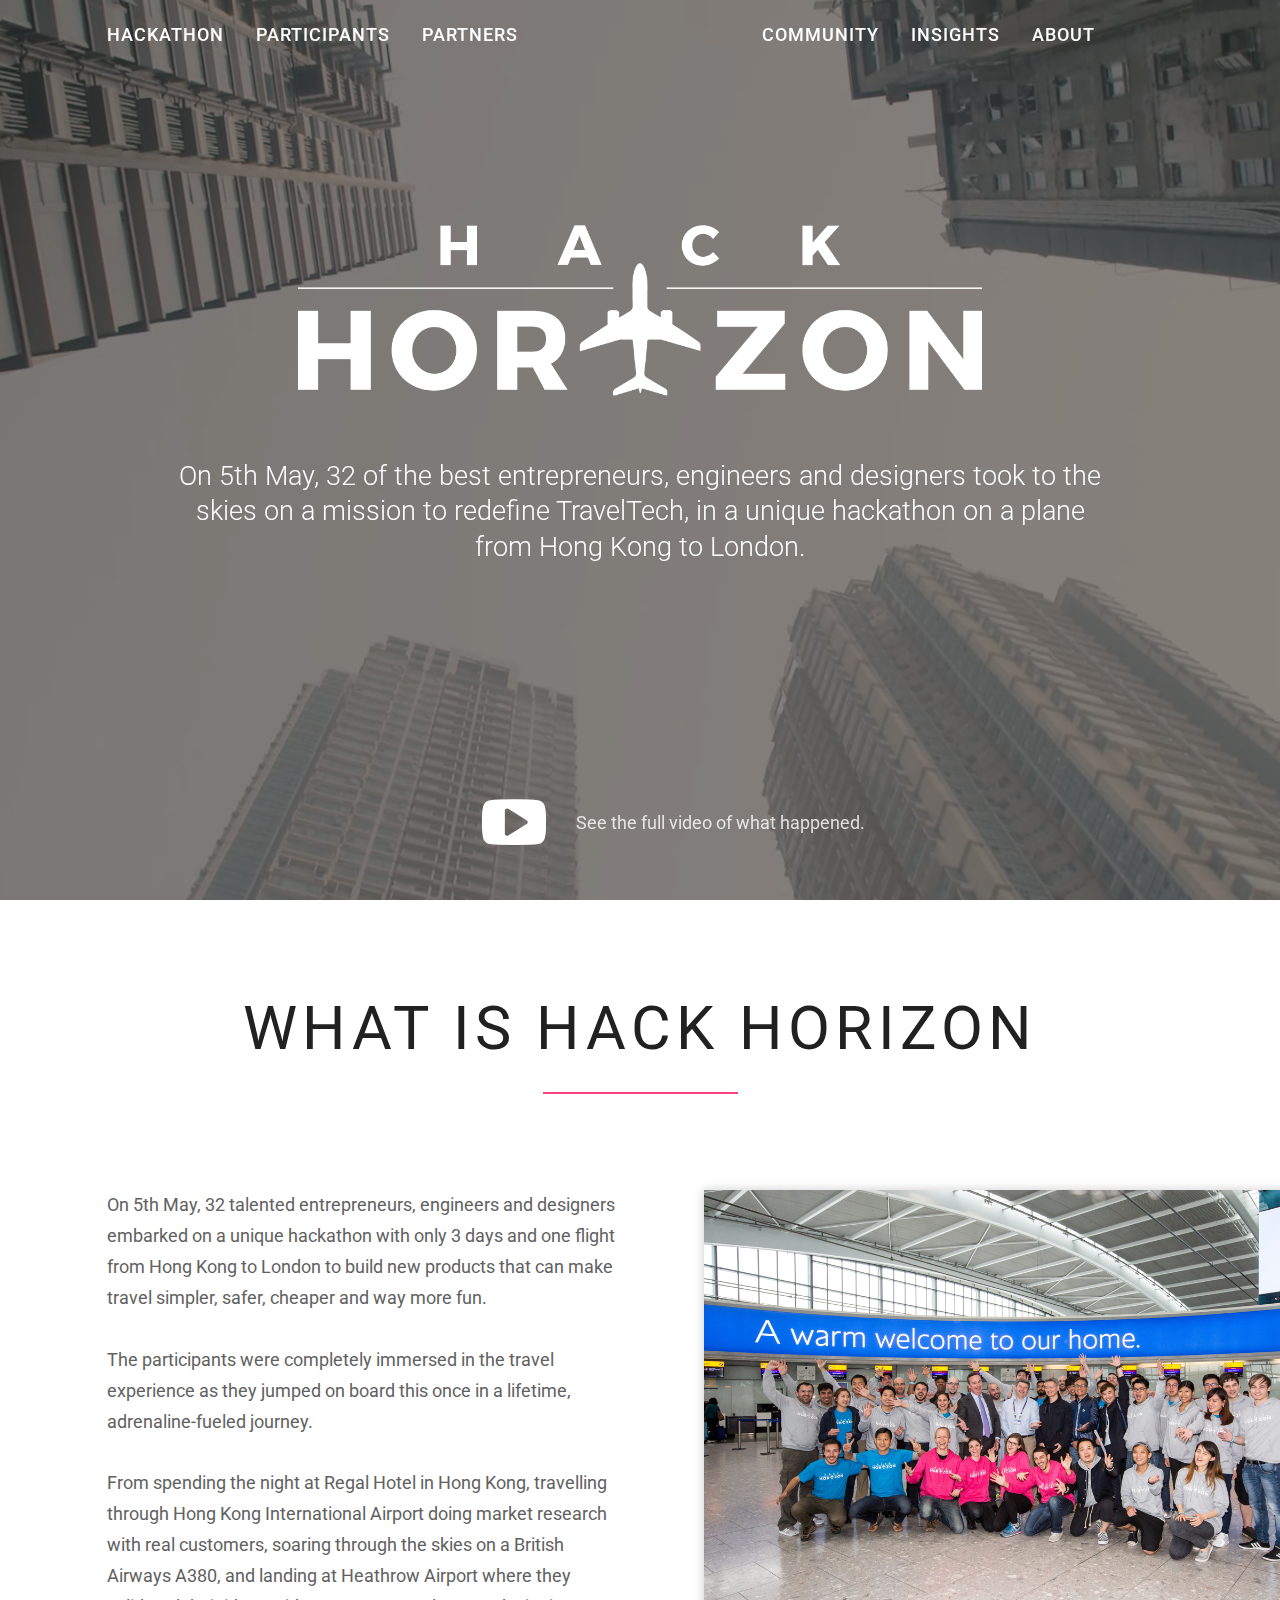
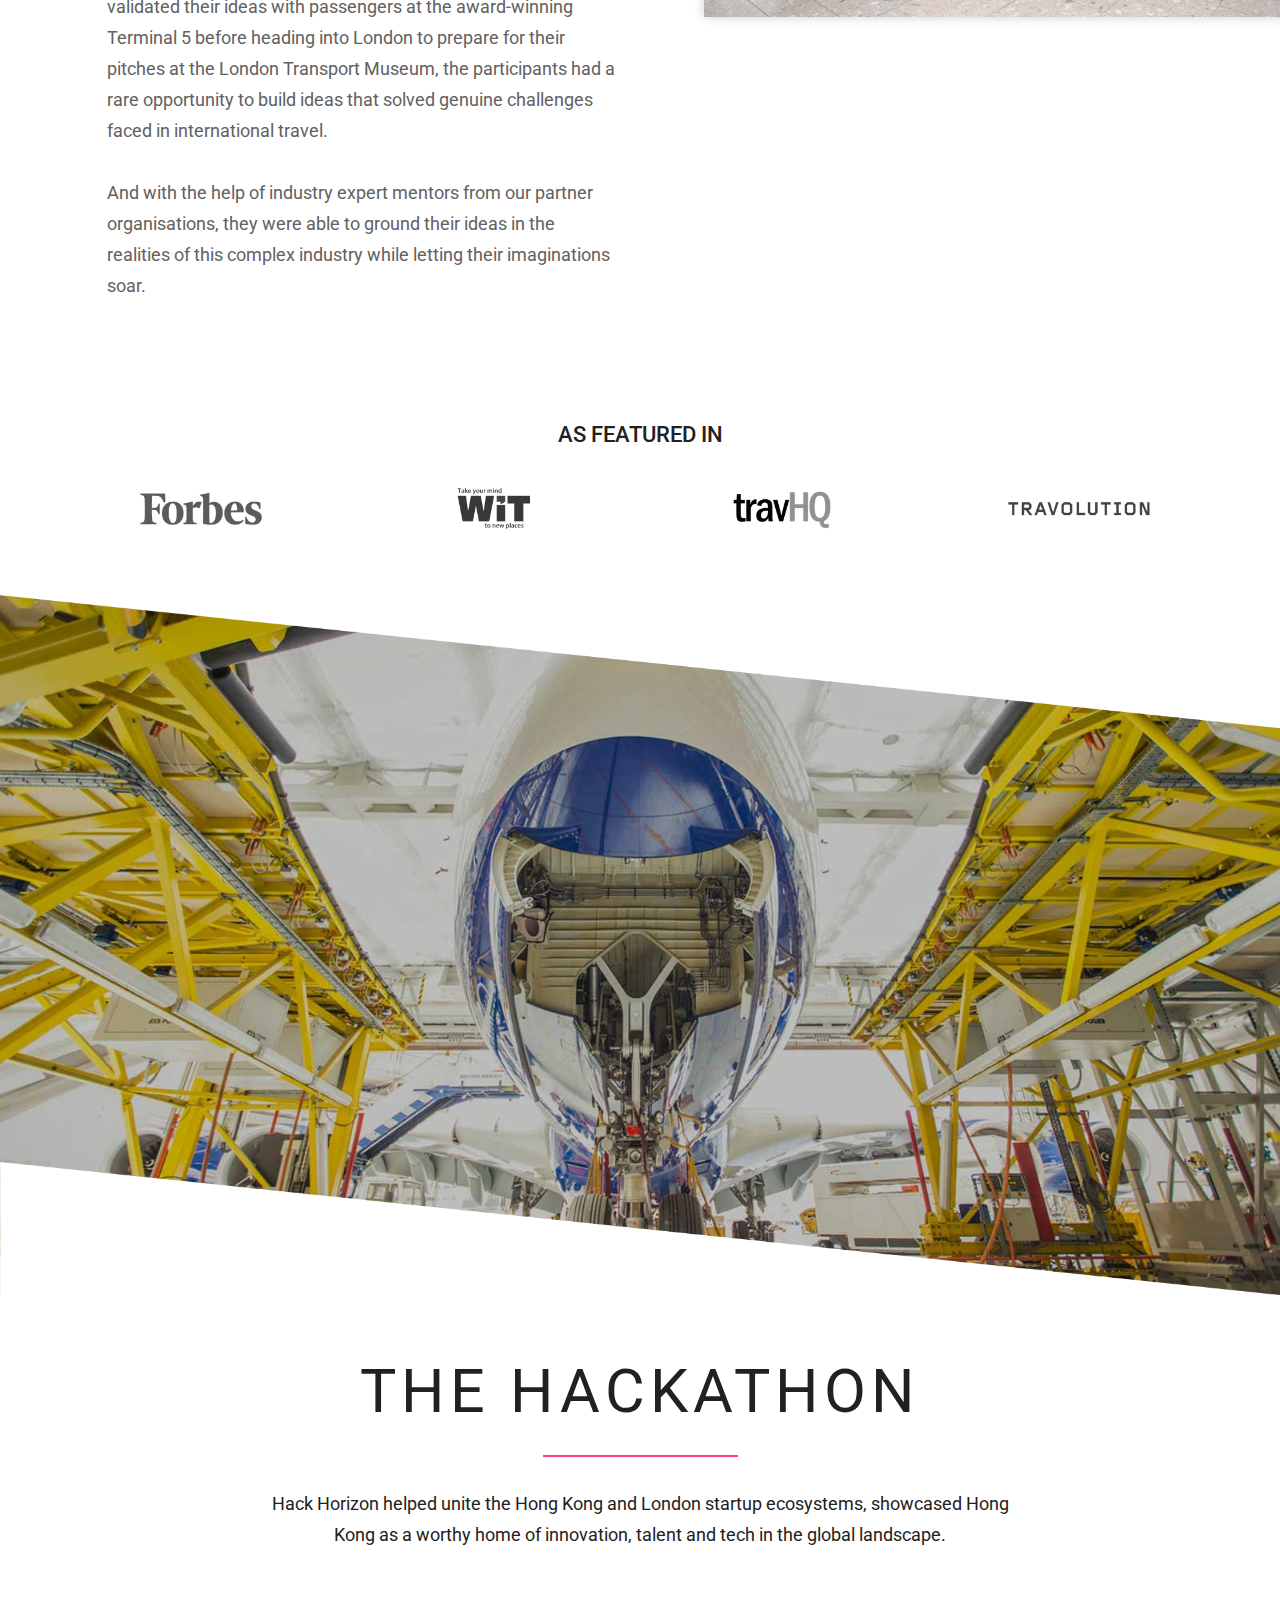
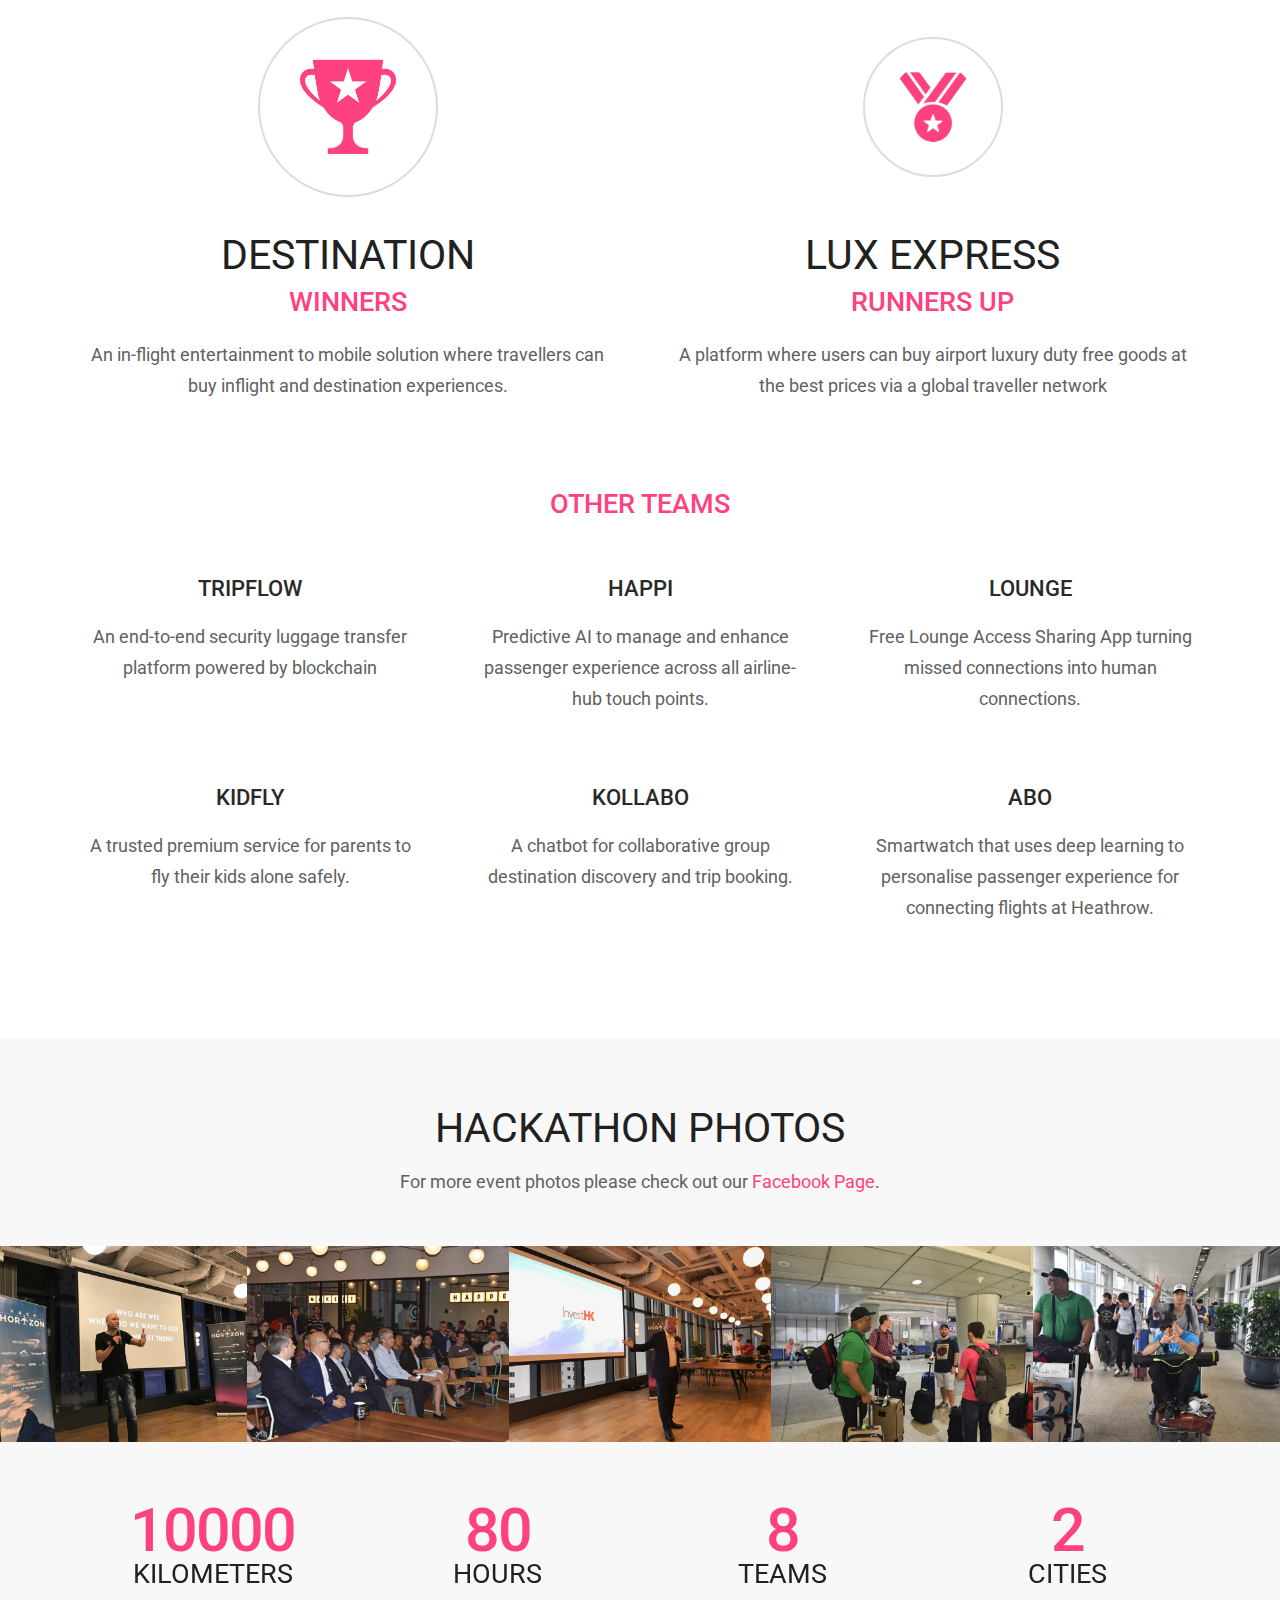
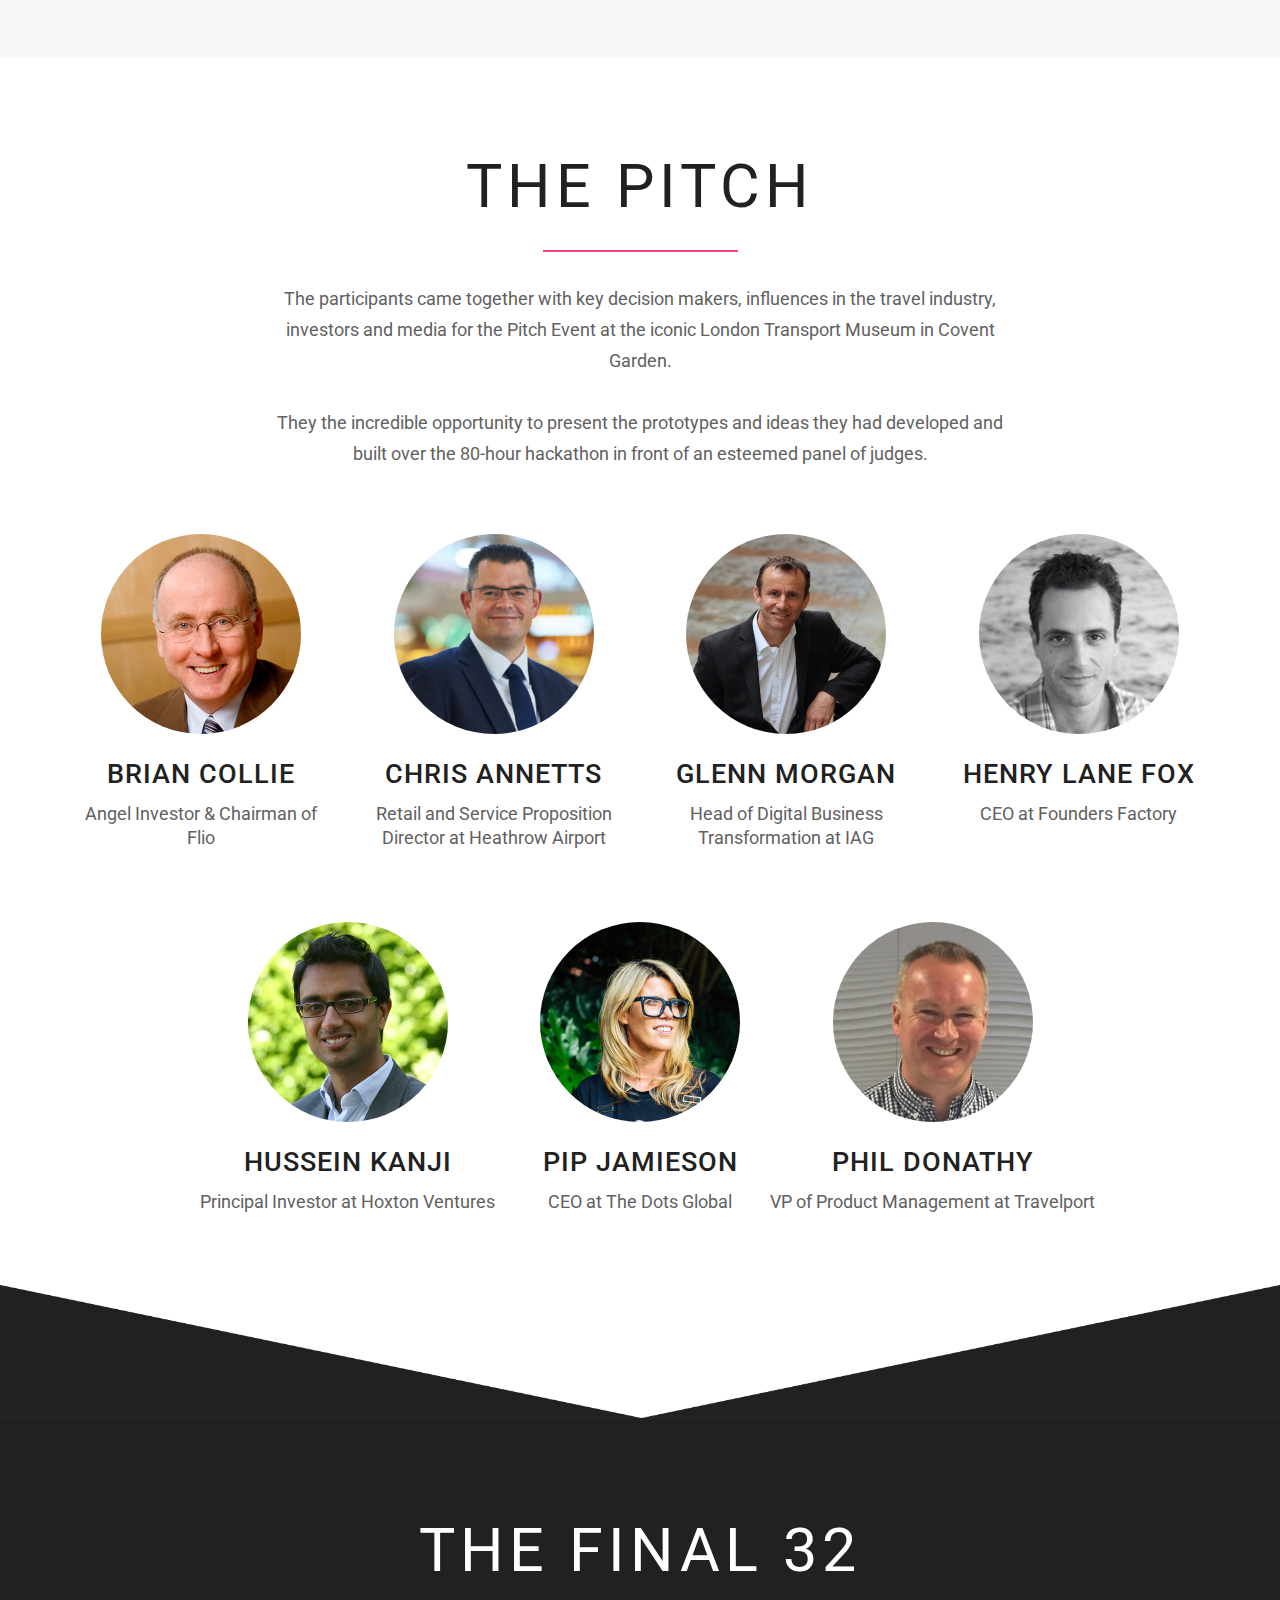
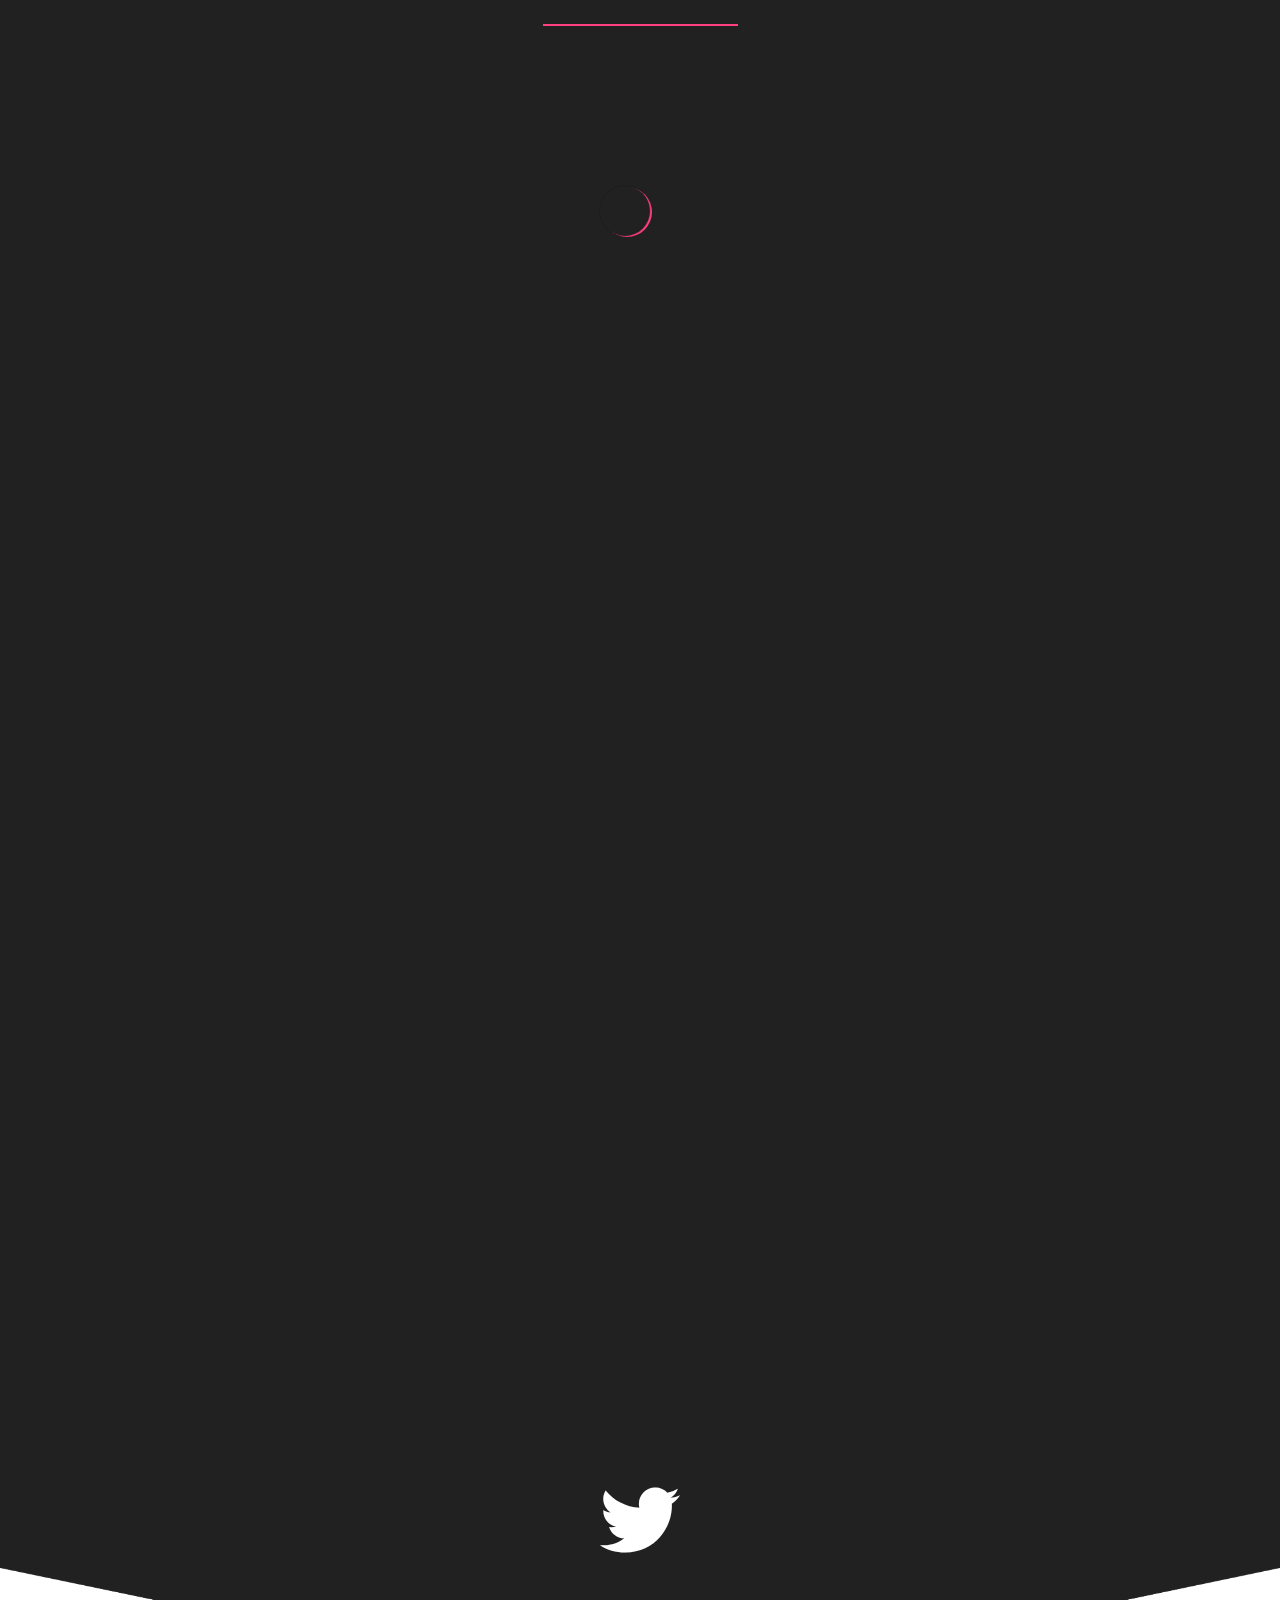
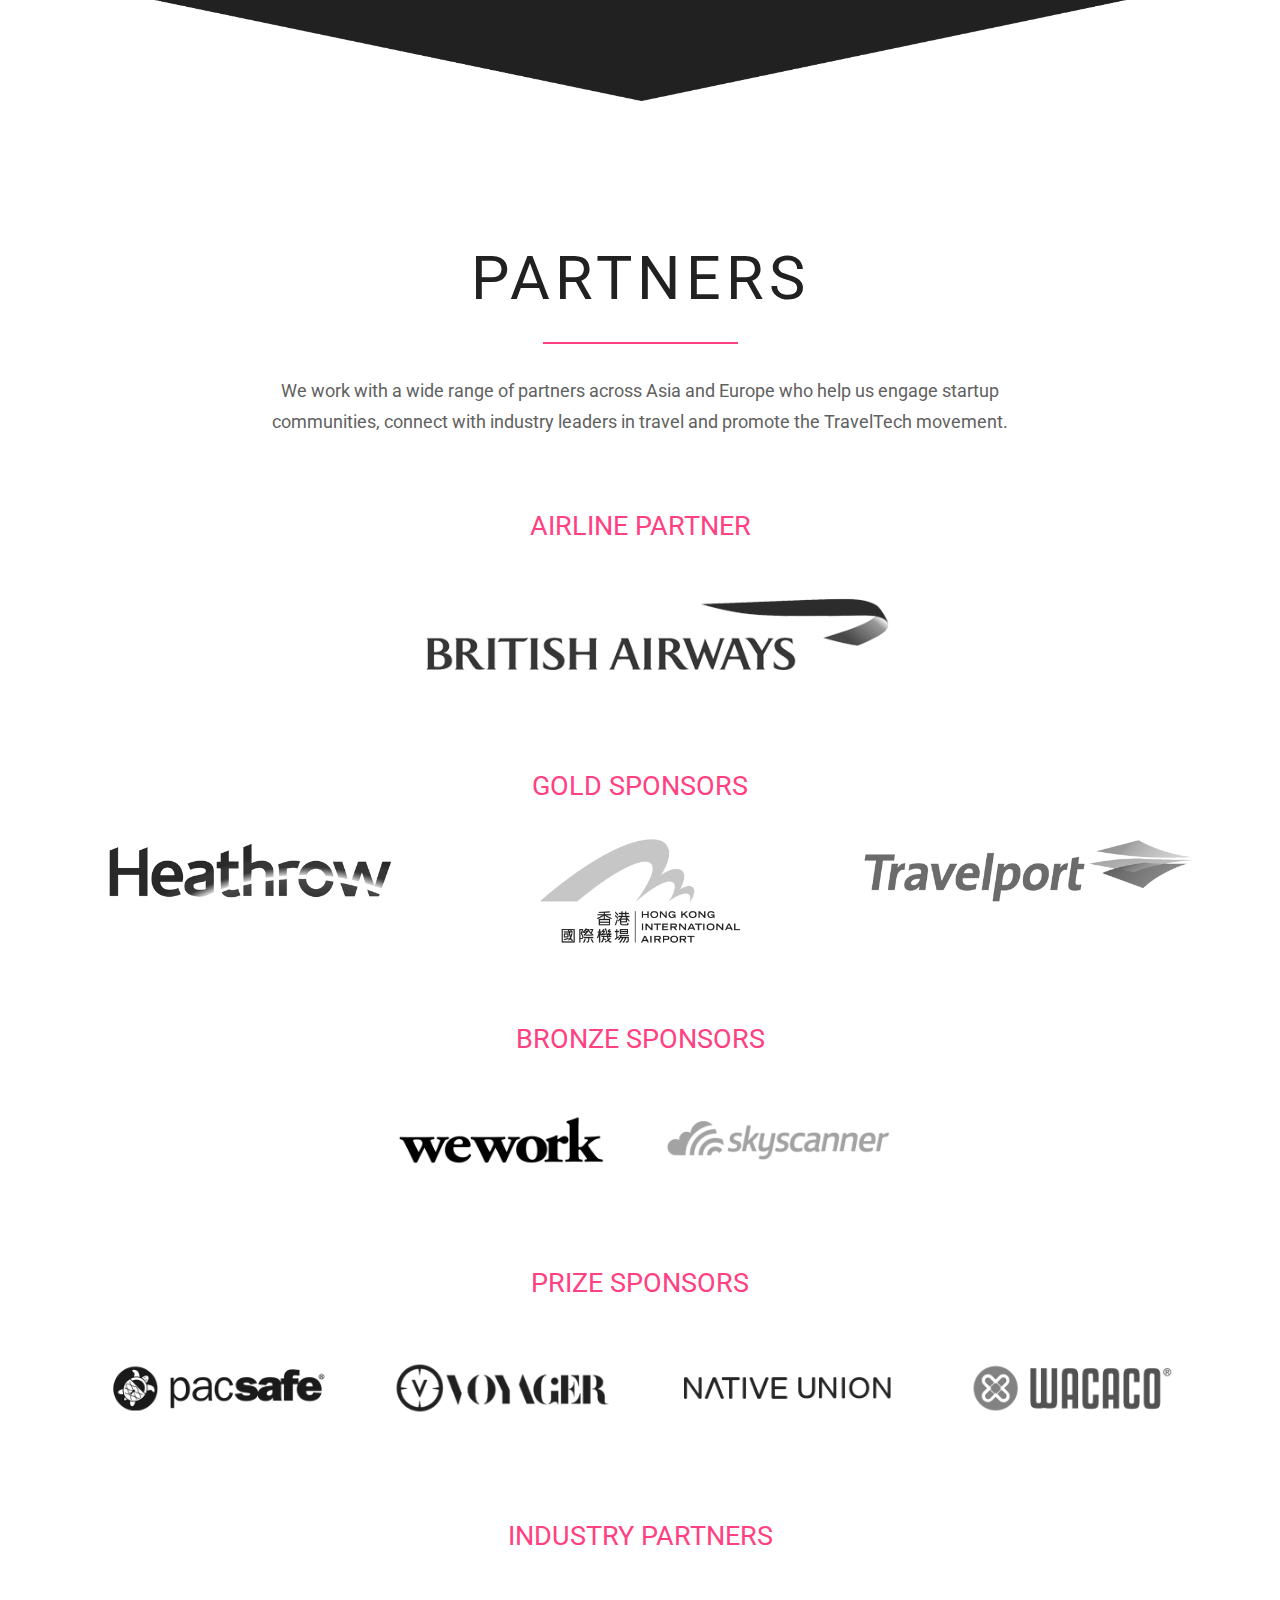
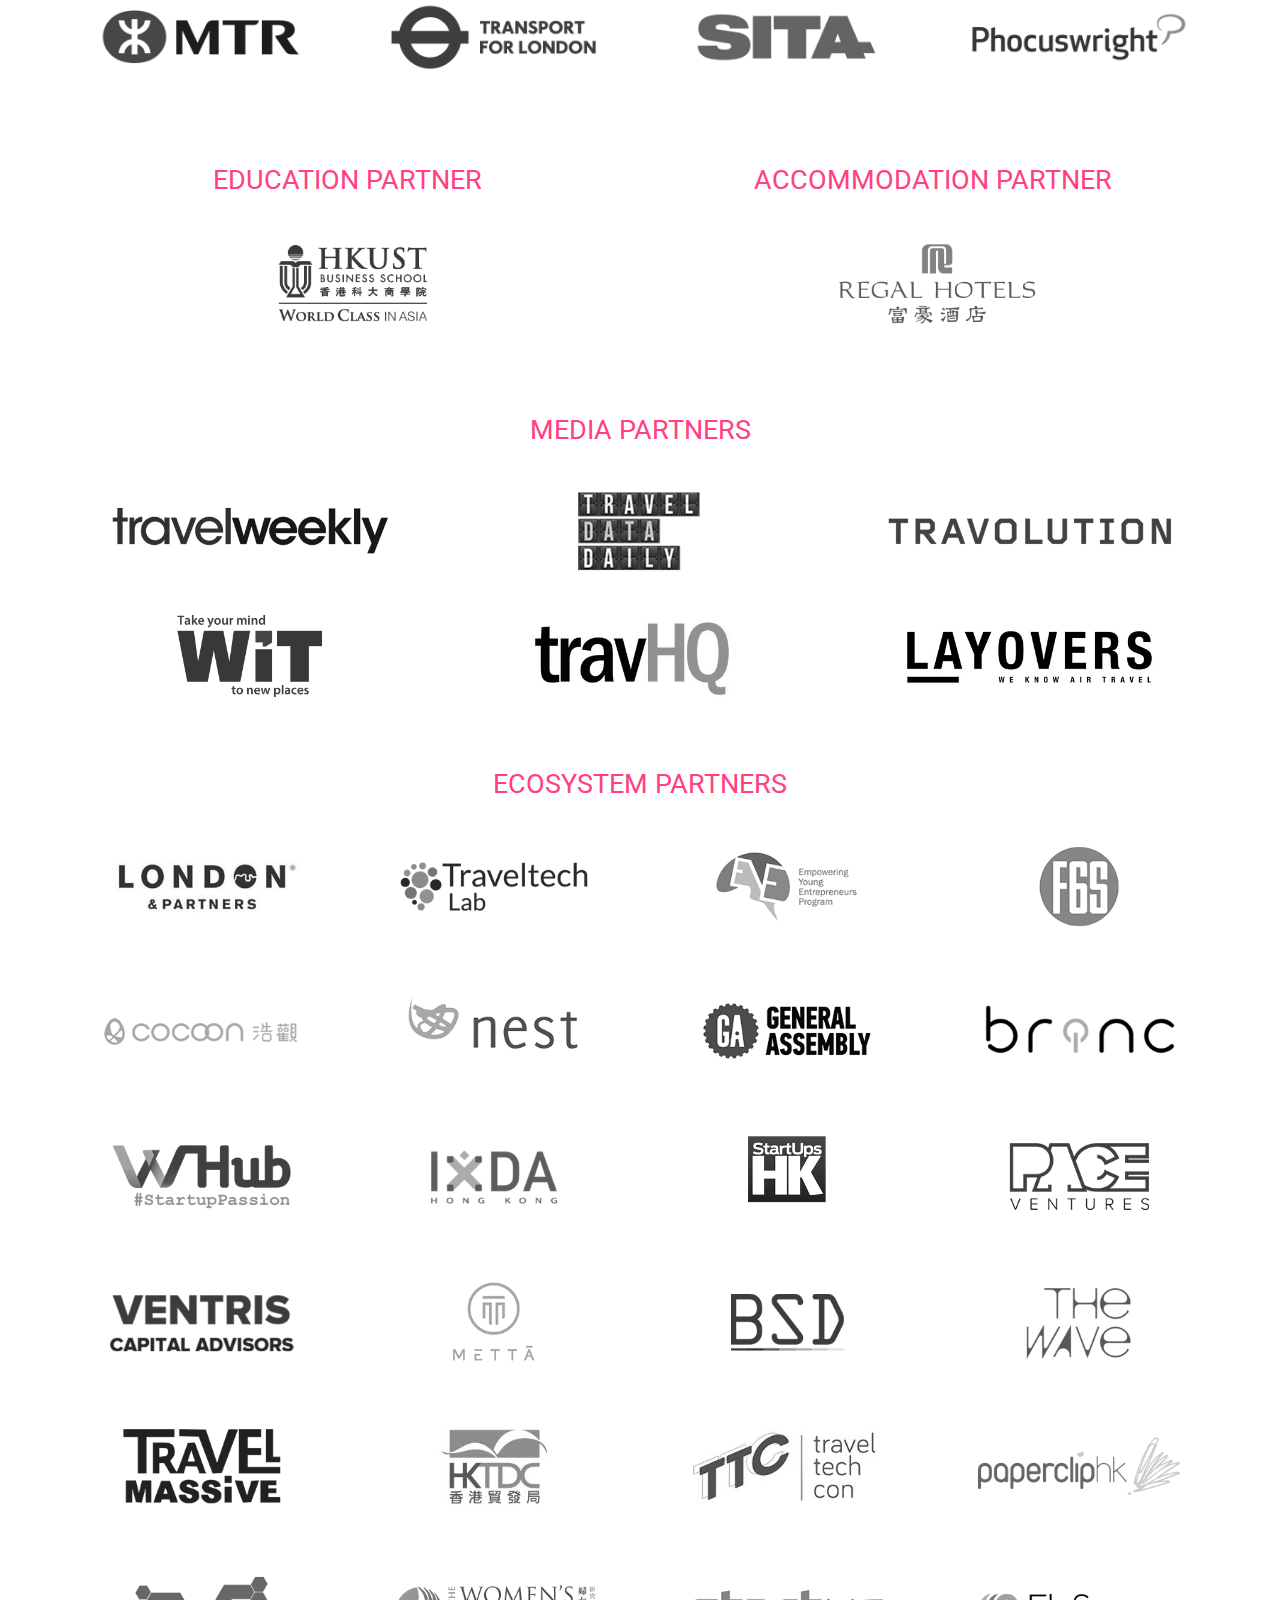
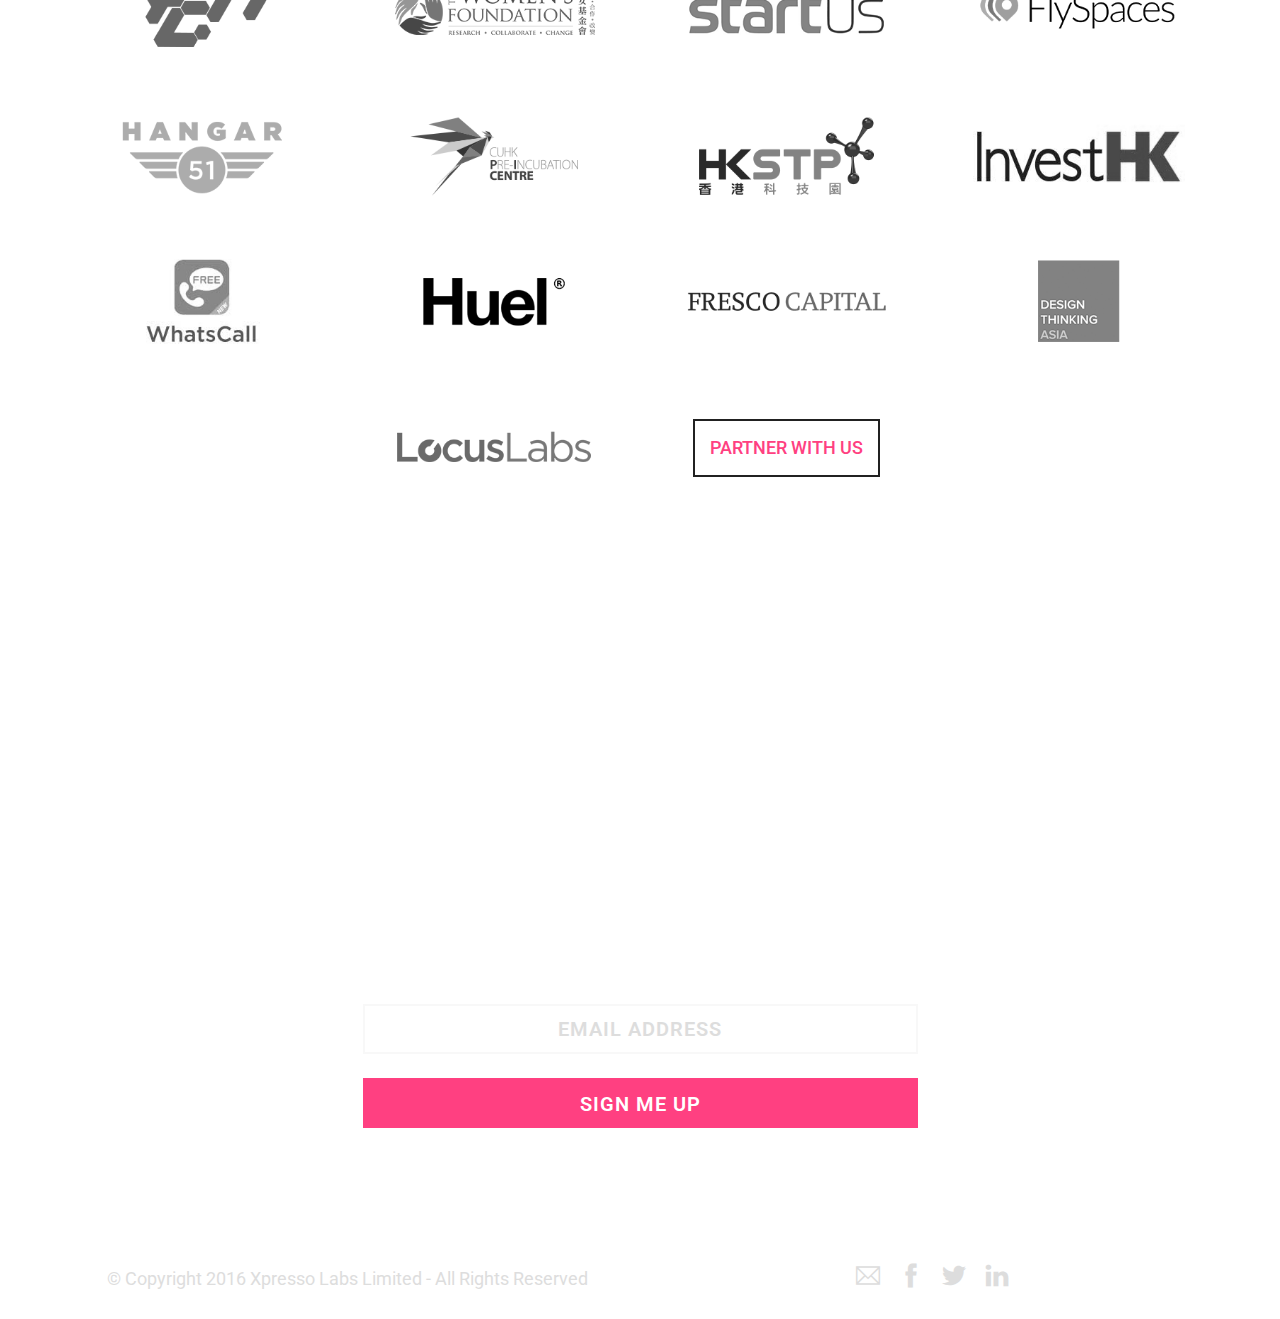
<file: index.html>
<!DOCTYPE html>
<html lang="en">
  <head>
    <title>Hack Horizon - World First Hackathon on a Plane</title>
    <meta charset="utf-8">
    <!-- Open Graph Meta-Tags-->
    <meta property="og:title" content=" Hack Horizon - World First Hackathon on a Plane.">
    <meta property="og:site_name" content="Hack Horizon">
    <meta property="og:url" content="http://www.hackhorizon.com">
    <meta property="og:description" content="Take to the skies and join 32 of the best entrepreneurs, engineers and designers for this unique hackathon on a plane, as you journey from Hong Kong to London on a mission to redefine TravelTech.">
    <meta property="og:type" content="website">
    <meta property="og:image" content="http://www.hackhorizon.com/img/plane_runway_meta.jpg">
    <meta name="description" content="Take to the skies and join 32 of the best entrepreneurs, engineers and designers for this unique hackathon on a plane, as you journey from Hong Kong to London on a mission to redefine TravelTech.">
    <meta name="author" content="Kostadin Kolev">
    <link rel="canonical" href="http://www.hackhorizon.com">
    <!-- Twitter-->
    <meta name="twitter:card" content="summary">
    <meta name="twitter:url" content="http://www.hackhorizon.com">
    <meta name="twitter:title" content="Hack Horizon">
    <meta name="twitter:description" content="Take to the skies and join 32 of the best entrepreneurs, engineers and designers for this unique hackathon on a plane, as you journey from Hong Kong to London on a mission to redefine TravelTech.">
    <meta name="twitter:image" content="http://www.hackhorizon.com/img/plane_runway_meta.jpg">
    <!-- LinkedIn Fix-->
    <meta prefix="og: http://ogp.me/ns#" property="og:title" content="Hack Horizon">
    <meta prefix="og: http://ogp.me/ns#" property="og:type" content="website">
    <meta prefix="og: http://ogp.me/ns#" property="og:image" content="http://www.hackhorizon.com/img/plane_runway_meta.jpg">
    <meta prefix="og: http://ogp.me/ns#" property="og:url" content="http://www.hackhorizon.com">
    <!-- Google  -->
    <meta name="google-site-verification" content="7b1NR2hkbM8tSikmIyOuY9KomX2mYdEgdR6punOeyzs">
    <meta name="google-site-verification" content="Eo4c7vHQRKVE4sOLhfu-dsiCqSdJgf1WzOLA8rTqN9s">
    <link rel="apple-touch-icon" sizes="57x57" href="/apple-icon-57x57.png">
    <link rel="apple-touch-icon" sizes="60x60" href="/apple-icon-60x60.png">
    <link rel="apple-touch-icon" sizes="72x72" href="/apple-icon-72x72.png">
    <link rel="apple-touch-icon" sizes="76x76" href="/apple-icon-76x76.png">
    <link rel="apple-touch-icon" sizes="114x114" href="/apple-icon-114x114.png">
    <link rel="apple-touch-icon" sizes="120x120" href="/apple-icon-120x120.png">
    <link rel="apple-touch-icon" sizes="144x144" href="/apple-icon-144x144.png">
    <link rel="apple-touch-icon" sizes="152x152" href="/apple-icon-152x152.png">
    <link rel="apple-touch-icon" sizes="180x180" href="/apple-icon-180x180.png">
    <link rel="icon" type="image/png" sizes="192x192" href="/android-icon-192x192.png">
    <link rel="icon" type="image/png" sizes="32x32" href="/favicon-32x32.png">
    <link rel="icon" type="image/png" sizes="96x96" href="/favicon-96x96.png">
    <link rel="icon" type="image/png" sizes="16x16" href="/favicon-16x16.png">
    <link rel="manifest" href="/manifest.json">
    <meta name="msapplication-TileColor" content="#ffffff">
    <meta name="msapplication-TileImage" content="/ms-icon-144x144.png">
    <meta name="theme-color" content="#ffffff">
    <meta name="viewport" content="width=device-width, initial-scale=1.0">
    <link href="css/pe-icon-7-stroke.css" rel="stylesheet" type="text/css" media="all">
    <link href="css/et-line-icons.css" rel="stylesheet" type="text/css" media="all">
    <link href="css/font-awesome.min.css" rel="stylesheet" type="text/css" media="all">
    <link href="css/themify-icons.css" rel="stylesheet" type="text/css" media="all">
    <link href="css/bootstrap.css" rel="stylesheet" type="text/css" media="all">
    <link href="css/flexslider.css" rel="stylesheet" type="text/css" media="all">
    <link href="css/theme.css" rel="stylesheet" type="text/css" media="all">
    <link href="css/custom.css" rel="stylesheet" type="text/css" media="all">
    <link href="http://fonts.googleapis.com/css?family=Lato:300,400%7CRaleway:100,400,300,500,600,700%7COpen+Sans:400,500,600" rel="stylesheet" type="text/css">
    <link href="http://fonts.googleapis.com/css?family=Roboto:100,300,400,600,700" rel="stylesheet" type="text/css">
    <link href="css/font-roboto.css" rel="stylesheet" type="text/css">
    <!-- Google Tag Manager-->
    <script>
      (function(w,d,s,l,i){w[l]=w[l]||[];w[l].push({'gtm.start':
      new Date().getTime(),event:'gtm.js'});var f=d.getElementsByTagName(s)[0],
      j=d.createElement(s),dl=l!='dataLayer'?'&l='+l:'';j.async=true;j.src=
      'https://www.googletagmanager.com/gtm.js?id='+i+dl;f.parentNode.insertBefore(j,f);
      })(window,document,'script','dataLayer','GTM-5M864QM');
    </script>
    <!-- End Google Tag Manager-->
    <!-- Google Analytics-->
    <script>
      (function(i,s,o,g,r,a,m){i['GoogleAnalyticsObject']=r;i[r]=i[r]||function(){
      (i[r].q=i[r].q||[]).push(arguments)},i[r].l=1*new Date();a=s.createElement(o),
      m=s.getElementsByTagName(o)[0];a.async=1;a.src=g;m.parentNode.insertBefore(a,m)
      })(window,document,'script','https://www.google-analytics.com/analytics.js','ga');
      ga('create', 'UA-43203720-4', 'auto');
      ga('send', 'pageview');
    </script>
  </head>
  <body class="scroll-assist">
    <!-- Google Tag Manager (noscript)-->
    <noscript>
      <iframe src="https://www.googletagmanager.com/ns.html?id=GTM-5M864QM" height="0" width="0" style="display:none;visibility:hidden"></iframe>
    </noscript>
    <!-- End Google Tag Manager (noscript)-->
    <script>
      window.fbAsyncInit = function() {
      FB.init({
      appId: "APP_ID",
      xfbml: true,
      version: "v2.6"
      });
      };
      (function(d, s, id){
      var js, fjs = d.getElementsByTagName(s)[0];
      if (d.getElementById(id)) { return; }
      js = d.createElement(s); js.id = id;
      js.src = "//connect.facebook.net/en_US/sdk.js";
      fjs.parentNode.insertBefore(js, fjs);
      }(document, 'script', 'facebook-jssdk'));
      
    </script>
    <script type="application/ld+json">
      {
      "@context": "http://schema.org",
      "@type": "Event",
      "name": "Hack Horizon",
      "startDate" : "05-05-2017",
      "endDAte" : "08-05-2017",
      "url" : "http://www.hackhorizon.com/",
      "image" : "http://www.hackhorizon.com/img/plane_runway_meta.jpg",
      "description" : "A unique TravelTech hackathon taking place at 30,000 ft. on a public flight from Hong Kong to London.",
      "location" : {
      "@type" : "Place",
      "sameAs" : "http://www.hi-dive.com",
      "name" : "Hong Kong -",
      "address" : "London"
      }
      }
      
      
    </script>
    <div class="main_container">
      <header>
        <div class="nav_bar">
          <div class="nav-container">
            <nav class="scrolled">
              <div class="nav-bar text-center">
                <div class="col-md-2 col-md-push-5 on_top">
                  <div class="col-sm-12 text-center"><a href="#top_cover" class="inner-link"><img id="plane_logo" alt="Horizon Plane Logo" src="img/logo_dark.png"></a></div>
                </div>
                <div class="col-sm-12 col-md-5 col-md-pull-2 overflow-hidden-xs nav_bar_open menu_list">
                  <ul class="menu inline-block pull-right">
                    <li><a href="#about" class="inner-link">HACKATHON</a></li>
                    <li><a href="#Final32" class="inner-link">Participants</a></li>
                    <li><a href="#partners" class="inner-link">PARTNERS</a></li>
                  </ul>
                </div>
                <div class="col-sm-12 col-md-5 pb-xs-24 nav_bar_open menu_list">
                  <ul class="menu">
                    <li><a href="traveltechtuesdays.html">Community</a></li>
                    <li><a href="runwayrundown.html">Insights</a></li>
                    <li><a href="about.html">About</a></li>
                  </ul>
                </div>
                <div id="social_nav" class="col-md-4 col-md-offset-4">
                  <ul class="list-inline social-list">
                    <li><a href="mailto:team@hackhorizon.com"><i class="ti ti-email icon-sm"></i></a></li>
                    <li><a href="https://www.facebook.com/hackhorizon" target="_blank"><i class="ti-facebook icon-sm"></i></a></li>
                    <li><a href="https://www.twitter.com/hackhorizon" target="_blank"><i class="ti-twitter-alt icon-sm"></i></a></li>
                    <li><a href="https://www.linkedin.com/company/hack-horizon" target="_blank"><i class="ti-linkedin icon-sm"></i></a></li>
                  </ul>
                </div>
              </div>
              <div class="module widget-handle mobile-toggle right visible-sm visible-xs absolute-xs on_top"><i class="ti-menu"></i></div>
            </nav>
          </div>
        </div>
      </header>
      
      
      <section id="top_cover" class="cover fullscreen image-slider slider-all-controls">
        <ul class="slides">
          <li class="vid-bg image-bg overlay">
            <div class="background-image-holder"><img alt="Plane on a Runway" src="img/plane_runway.jpg" class="background-image"></div>
            <div class="fs-vid-background">
              <video muted="" loop="">
                <source src="video/hh_preview.webm" type="video/webm">
                <source src="video/hh_preview.mp4" type="video/mp4">
                <source src="video/hh_preview.ogv" type="video/ogg">
              </video>
            </div>
            <div class="container v-align-transform">
              <div class="row">
                <div class="col-sm-12 text-center"><img id="title_logo" alt="Horizon - Discover. Build. Soar." src="img/logo_white.png"></div>
                <div class="col-sm-10 col-sm-offset-1 text-center">
                  <h2 id="tagline">On 5th May, 32 of the best entrepreneurs, engineers and designers took to the skies on a mission to redefine TravelTech, in a unique hackathon on a plane from Hong Kong to London.</h2>
                  <div id="play_video" class="modal-container">
                    <div class="col-md-5 col-sm-12"><i id="play_video_button_pulse" class="fa fa-youtube-play play_icon btn-modal inline large"></i>
                      <div class="foundry_modal no-bg">
                        <iframe data-provider="youtube" data-video-id="n3iNanhANwQ" data-autoplay="1" allowfullscreen="allowfullscreen"></iframe>
                      </div>
                    </div>
                    <div class="col-md-7 col-sm-12">
                      <p>See the full video of what happened.</p>
                    </div>
                  </div>
                </div>
              </div>
            </div>
          </li>
        </ul>
      </section>
      <section id="about" class="in-page-link section_padding">
        <div class="container">
          <div class="row">
            <div class="col-md-12 text-center">
              <h1>What is Hack Horizon</h1>
            </div>
          </div>
          <div class="row">
            <div class="col-md-2 col-md-offset-5 col-xs-8 col-xs-offset-2 about_border"></div>
          </div>
        </div>
        <div class="image-edge">
          <div class="col-md-6 p0 col-md-push-6 col-sm-12"><img id="team_photo" alt="Hack Horizon Team Photo" src="img/hh_group.png" class="cast-shadow mb-xs-24"></div>
          <div class="container">
            <div class="col-md-6 col-md-pull-0 col-sm-12">
              <p>On 5th May, 32 talented entrepreneurs, engineers and designers embarked on a unique hackathon with only 3 days and one flight from Hong Kong to London to build new products that can make travel simpler, safer, cheaper and way more fun.<br><br>The participants were completely immersed in the travel experience as they jumped on board this once in a lifetime, adrenaline-fueled journey. <br><br>From spending the night at Regal Hotel in Hong Kong, travelling through Hong Kong International Airport doing market research with real customers, soaring through the skies on a British Airways A380, and landing at Heathrow Airport where they validated their ideas with passengers at the award-winning Terminal 5 before heading into London to prepare for their pitches at the London Transport Museum, the participants had a rare opportunity to build ideas that solved genuine challenges faced in international travel.<br><br>And with the help of industry expert mentors from our partner organisations, they were able to ground their ideas in the realities of this complex industry while letting their imaginations soar.</p>
            </div>
          </div>
        </div>
      </section>
      <section id="featured_in">
        <div class="container">
          <div class="row">
            <div class="col-md-12">
              <h3 class="uppercase_prizes">As Featured In</h3>
            </div>
          </div>
          <div id="press_coverage" class="row text-center">
            <div class="col-md-3 col-xs-3"><a target="_blank" href="https://www.forbes.com/sites/joeescobedo/2017/03/17/this-23-year-old-created-the-worlds-first-hackathon-40000-feet-in-the-sky/#493f0d5720b4"><img alt="Forbes Article" src="img/logos/forbes.jpg"></a></div>
            <div class="col-md-3 col-xs-3"><a target="_blank" href="http://www.webintravel.com/hack-horizon-applications-hackathon-plane/"><img alt="WIT Article" src="img/logos/wit.png"></a></div>
            <div class="col-md-3 col-xs-3"><a target="_blank" href="https://www.travhq.com/industry/spotlight/apply-hack-horizon-change-future-travel-tech/"><img alt="TravHQ Article" src="img/logos/travhq.jpg"></a></div>
            <div class="col-md-3 col-xs-3"><a target="_blank" href="http://www.travolution.com/articles/102135/big-interview-hack-horizon-will-highlight-how-innovation-is-coming-from-the-east"><img alt="Travolution Article" src="img/logos/travolution.png"></a></div>
          </div>
        </div>
      </section>
      <section class="divider">
        <div id="wingtip_divider">
          <div class="diagonal_down">
            <div class="diagonal_up"></div>
          </div>
        </div>
      </section>
      <section id="the_hack" class="in-page-link pt64">
        <div class="container">
          <div class="row">
            <h1 class="col-md-8 col-md-offset-2 text-center">The Hackathon</h1>
          </div>
          <div class="row">
            <div class="col-md-2 col-md-offset-5 col-xs-8 col-xs-offset-2 about_border"></div>
          </div>
          <div class="row">
            <p id="HK_LDN" class="col-md-8 col-md-offset-2 col-xs-10 col-xs-offset-1">
               
              Hack Horizon helped unite the Hong Kong and London startup ecosystems, showcased Hong Kong as a worthy home of innovation, talent and tech in the global landscape.
            </p>
          </div>
          <div class="row text-center pt48">
            <div class="col-md-6"><img alt="Hack Horizon Winners" src="img/winners.png" class="winning_team">
              <h2>Destination</h2>
              <h3>Winners</h3>
              <p>An in-flight entertainment to mobile solution where travellers can buy inflight and destination experiences.</p>
            </div>
            <div class="col-md-6"><img alt="Runners Up" src="img/runners_up.png" class="runners_up">
              <h2>Lux EXpress</h2>
              <h3>Runners Up</h3>
              <p>A platform where users can buy airport luxury duty free goods at the best prices via a global traveller network</p>
            </div>
          </div>
          <div class="row text-center">
            <h3 class="pt64 other_teams">Other Teams</h3>
            <div class="col-md-4 col-xs-6">
              <h4>TripFlow</h4>
              <p>
                 
                An end-to-end security luggage transfer platform powered by blockchain
              </p>
            </div>
            <div class="col-md-4 col-xs-6">
              <h4>Happi</h4>
              <p>
                 
                Predictive AI to manage and enhance passenger experience across all airline-hub touch points. 
              </p>
            </div>
            <div class="col-md-4 col-xs-6">
              <h4>Lounge</h4>
              <p>
                 
                Free Lounge Access Sharing App turning missed connections into human connections.
              </p>
            </div>
            <div class="col-md-4 col-xs-6">
              <h4>KidFly</h4>
              <p>
                 
                A trusted premium service for parents to fly their kids alone safely.
              </p>
            </div>
            <div class="clearfix visible-xs-block visible-sm-block visible-md-block"></div>
            <div class="col-md-4 col-xs-6">
              <h4>Kollabo</h4>
              <p>
                 
                A chatbot for collaborative group destination discovery and trip booking. 
              </p>
            </div>
            <div class="col-md-4 col-xs-6">
              <h4>Abo</h4>
              <p>
                 
                Smartwatch that uses deep learning to personalise passenger experience for connecting flights at Heathrow.
              </p>
            </div>
          </div>
        </div>
      </section>
      <section id="photos" class="bg-secondary">
        <div class="row">
          <div class="col-sm-12 text-center">
            <h2 class="uppercase pt64">Hackathon Photos</h2>
            <p class="mb48">
               
              For more event photos please check out our <a alt="Hack Horizon Facebook Page" target="_blank" href="https://www.facebook.com/hackhorizon/">Facebook Page</a>.
            </p>
          </div>
        </div>
        <div class="row">
          <div class="logo-carousel event_photos">
            <ul class="slides">
              <li><img alt="Paul Papadimitriou at the Hack Horizon Kick-Off Event" src="img/thehack/launch.jpg"></li>
              <li><img alt="WeWork Kick Off Event" src="img/thehack/launch3.jpg"></li>
              <li><img alt="Charles NG at the Hack Horizon Kick Off Event" src="img/thehack/launch2.jpg"></li>
              <li><img alt="Hack Horizon on the MTR" src="img/thehack/MTRAE.jpg"></li>
              <li><img alt="HKIA" src="img/thehack/HKIA.jpg"></li>
              <li><img alt="Chris AuYoung speaking at HKIA" src="img/thehack/HKIA2.jpg"></li>
              <li><img alt="Hack Horizon Team Photo at HKIA" src="img/thehack/HKIA3.jpg"></li>
              <li><img alt="Hack Horizon boarding BAs A380" src="img/thehack/boarding.jpg"></li>
              <li><img alt="Hack Horizon on board BAs A380" src="img/thehack/flight.jpg"></li>
              <li><img alt="Hakc Horizon on board BAs A380" src="img/thehack/flight2.jpg"></li>
              <li><img alt="Richards Tams speaking at Heathrow Airport" src="img/thehack/BA.jpg"></li>
              <li><img alt="Heathrow and HKIA" src="img/thehack/Airports.jpg"></li>
              <li><img alt="Hack Horizon at the TravelTech Lab" src="img/thehack/TTL.jpg"></li>
              <li><img alt="Hack Horizon Finals at the London Transport Museum" src="img/thehack/finals.jpg"></li>
            </ul>
          </div>
        </div>
        <div class="container">   
          <div class="row">
            <div id="the_numbers" class="col-md-12 col-sm-12">
              <div class="col-md-3 col-sm-6 col-xs-6">
                <h1>10000</h1>
                <h5>KILOMETERS</h5>
              </div>
              <div class="col-md-3 col-sm-6 col-xs-6">
                <h1>80</h1>
                <h5>HOURS</h5>
              </div>
              <div class="col-md-3 col-sm-6 col-xs-6">
                <h1>8</h1>
                <h5>Teams</h5>
              </div>
              <div class="col-md-3 col-sm-6 col-xs-6">             
                <h1>2</h1>
                <h5>Cities</h5>
              </div>
            </div>
          </div>
        </div>
      </section>
      <section id="judges" class="in-page-link section_padding black_arrow_top">
        <div class="container">
          <div class="row">
            <div class="col-md-12 text-center">
              <h1 class="uppercase">The Pitch</h1>
            </div>
          </div>
          <div class="row">
            <div class="col-md-2 col-md-offset-5 col-xs-8 col-xs-offset-2 about_border"></div>
          </div>
          <div class="row">
            <div class="col-md-8 col-md-offset-2 text-center">
              <p>The participants came together with key decision makers, influences in the travel industry, investors and media for the Pitch Event at the iconic London Transport Museum in Covent Garden. <br><br>They the incredible opportunity to present the prototypes and ideas they had developed and built over the 80-hour hackathon in front of an esteemed panel of judges.</p>
            </div>
          </div>
          <div class="row">
            <div class="col-md-3 col-xs-6"><a target="_blank" href="https://twitter.com/airportretail"><img alt="Brian Collie" src="img/judges/brian.jpg" class="JudgePhoto"></a>
              <h4>Brian Collie</h4>
              <h5>Angel Investor & Chairman of Flio</h5>
            </div>
            <div class="col-md-3 col-xs-6"><a target="_blank" href="https://www.linkedin.com/in/chris-annetts-7629805/"><img alt="Chris Annetts" src="img/judges/chris.jpg" class="JudgePhoto"></a>
              <h4>Chris Annetts</h4>
              <h5>
                 
                Retail and Service Proposition Director at Heathrow Airport
              </h5>
            </div>
            <div class="col-md-3 col-xs-6"><a target="_blank" href="https://www.linkedin.com/in/glennmorgan/"><img alt="Glenn Morgan" src="img/judges/glenn.jpg" class="JudgePhoto"></a>
              <h4>Glenn Morgan</h4>
              <h5>
                 
                Head of Digital Business Transformation at IAG
              </h5>
            </div>
            <div class="col-md-3 col-xs-6"><a target="_blank" href="https://www.linkedin.com/in/henry-lane-fox-80ab2315/"><img alt="Henry Lane Fox" src="img/judges/henry.jpg" class="JudgePhoto"></a>
              <h4>Henry Lane Fox</h4>
              <h5>
                 
                CEO at Founders Factory
              </h5>
            </div>
            <div class="clearfix visible-xs-block visible-sm-block visible-md-block">                     </div>
            <div class="col-md-4 col-md-push-1 col-xs-6"><a target="_blank" href="https://www.linkedin.com/in/hkanji/"><img alt="Hussein Kanji" src="img/judges/hussein.jpg" class="JudgePhoto"></a>
              <h4>Hussein Kanji</h4>
              <h5>Principal Investor at Hoxton Ventures</h5>
            </div>
            <div class="col-md-4 col-xs-6"><a target="_blank" href="https://www.linkedin.com/in/pipjamieson/"><img alt="Pip Jamieson" src="img/judges/pip.jpg" class="JudgePhoto"></a>
              <h4>Pip Jamieson</h4>
              <h5>CEO at The Dots Global</h5>
            </div>
            <div class="clearfix visible-xs-block"></div>
            <div class="col-md-4 col-md-pull-1 col-xs-6"><a target="_blank" href="https://www.linkedin.com/in/phildonathy/"><img alt="Phil Donathy" src="img/judges/phil.jpg" class="JudgePhoto"></a>
              <h4>Phil Donathy</h4>
              <h5>
                 
                VP of Product Management at Travelport
              </h5>
            </div>
          </div>
        </div>
      </section>
      <section id="Final32" class="in-page-link section_padding">
        <div class="container">
          <div class="row">
            <div class="col-md-12 col-sm-12 text-center">
              <h1>The FINAL 32</h1>
            </div>
          </div>
          <div class="row">
            <div class="col-md-2 col-md-offset-5 col-xs-8 col-xs-offset-2 about_border">               </div>
          </div>
        </div>
      </section>
      <section id="participants" class="arrow_down_reverse bg-dark">
        <div class="row masonry-loader">
          <div class="col-sm-12 text-center">
            <div class="spinner"></div>
          </div>
        </div>
        <div class="row masonry masonryFlyIn masonry_buffer">
          <div class="col-md-2 col-xs-3 masonry-item project">
            <div class="image-tile inner-title hover-reveal text-center"><a target="_blank" href="https://www.linkedin.com/in/alexmlevin/"><img alt="Alex Levin" src="img/participants/alex.jpg">
                <div class="title">
                  <h5 class="uppercase mb0">Alex Levin </h5>
                </div></a></div>
          </div>
          <div class="col-md-2 col-xs-3 masonry-item project">
            <div class="image-tile inner-title hover-reveal text-center"><a target="_blank" href="https://www.linkedin.com/in/alexchia "><img alt="Alexander Chia" src="img/participants/alexander.jpg">
                <div class="title">
                  <h5 class="uppercase mb0">Alexander Chia</h5>
                </div></a></div>
          </div>
          <div class="col-md-2 col-xs-3 masonry-item project">
            <div class="image-tile inner-title hover-reveal text-center"><a target="_blank" href="https://www.linkedin.com/in/ben-williamson-84b1694 "><img alt="Pic" src="img/participants/ben.jpg">
                <div class="title">
                  <h5 class="uppercase mb0">Ben Williamson</h5>
                </div></a></div>
          </div>
          <div class="col-md-2 col-xs-3 masonry-item project">
            <div class="image-tile inner-title hover-reveal text-center"><a target="_blank" href="https://www.linkedin.com/in/catalina-leung-2b33a41a"><img alt="Catalina Leung" src="img/participants/catalina.jpg">
                <div class="title">
                  <h5 class="uppercase mb0">Catalina Leung</h5>
                </div></a></div>
          </div>
          <div class="col-md-2 col-xs-3 masonry-item project">
            <div class="image-tile inner-title hover-reveal text-center"><a target="_blank" href="https://www.linkedin.com/in/lamcedric"><img alt="Cedric Lam" src="img/participants/cedric.jpg">
                <div class="title">
                  <h5 class="uppercase mb0">Cedric Lam</h5>
                </div></a></div>
          </div>
          <div class="col-md-2 col-xs-3 masonry-item project">
            <div class="image-tile inner-title hover-reveal text-center"><a target="_blank" href="https://www.linkedin.com/in/daphneelaforest/"><img alt="Daphnee Laforest Sabourin" src="img/participants/daphnee.jpg">
                <div class="title">
                  <h5 class="uppercase mb0">Daphnee Laforest</h5>
                </div></a></div>
          </div>
          <div class="col-md-2 col-xs-3 masonry-item project">
            <div class="image-tile inner-title hover-reveal text-center"><a target="_blank" href="https://www.linkedin.com/in/davidrhoades"><img alt="David Rhoades" src="img/participants/david.jpg">
                <div class="title">
                  <h5 class="uppercase mb0">David Rhoades</h5>
                </div></a></div>
          </div>
          <div class="col-md-2 col-xs-3 masonry-item project">
            <div class="image-tile inner-title hover-reveal text-center"><a target="_blank" href="https://www.linkedin.com/in/duaneharrison"><img alt="Duane Harrison" src="img/participants/duane.jpg">
                <div class="title">
                  <h5 class="uppercase mb0">Duane Harrison</h5>
                </div></a></div>
          </div>
          <div class="col-md-2 col-xs-3 masonry-item project">
            <div class="image-tile inner-title hover-reveal text-center"><a target="_blank" href="https://www.linkedin.com/in/edmundto/ "><img alt="Edmund To" src="img/participants/edmund.jpg">
                <div class="title">
                  <h5 class="uppercase mb0">Edmund To</h5>
                </div></a></div>
          </div>
          <div class="col-md-2 col-xs-3 masonry-item project">
            <div class="image-tile inner-title hover-reveal text-center"><a target="_blank" href="https://www.linkedin.com/in/felipeschmitt"><img alt="Felipe Schmitt" src="img/participants/felipe.jpg">
                <div class="title">
                  <h5 class="uppercase mb0">Felipe Schmitt</h5>
                </div></a></div>
          </div>
          <div class="col-md-2 col-xs-3 masonry-item project">
            <div class="image-tile inner-title hover-reveal text-center"><a target="_blank" href="https://www.linkedin.com/in/francis-pang-5569569b"><img alt="Francis Pang" src="img/participants/francis.jpg">
                <div class="title">
                  <h5 class="uppercase mb0">Francis Pang</h5>
                </div></a></div>
          </div>
          <div class="col-md-2 col-xs-3 masonry-item project">
            <div class="image-tile inner-title hover-reveal text-center"><a target="_blank" href="https://www.linkedin.com/in/genehong78 "><img alt="Gene Hong" src="img/participants/gene.jpg">
                <div class="title">
                  <h5 class="uppercase mb0">Gene Hong</h5>
                </div></a></div>
          </div>
          <div class="col-md-2 col-xs-3 masonry-item project">
            <div class="image-tile inner-title hover-reveal text-center"><a target="_blank" href="https://www.linkedin.com/in/irraariellakhi"><img alt="Irra Ariella Khi" src="img/participants/irra.jpg">
                <div class="title">
                  <h5 class="uppercase mb0">Irra Ariella Khi</h5>
                </div></a></div>
          </div>
          <div class="col-md-2 col-xs-3 masonry-item project">
            <div class="image-tile inner-title hover-reveal text-center"><a target="_blank" href="https://www.linkedin.com/in/jeff-pan-baa61365"><img alt="Jeff Pan" src="img/participants/jeff.jpg">
                <div class="title">
                  <h5 class="uppercase mb0">Jeff Pan</h5>
                </div></a></div>
          </div>
          <div class="col-md-2 col-xs-3 masonry-item project">
            <div class="image-tile inner-title hover-reveal text-center"><a target="_blank" href="https://www.linkedin.com/in/jennyshen1"><img alt="Jenny Shen" src="img/participants/jenny.jpg">
                <div class="title">
                  <h5 class="uppercase mb0">Jenny Shen</h5>
                </div></a></div>
          </div>
          <div class="col-md-2 col-xs-3 masonry-item project">
            <div class="image-tile inner-title hover-reveal text-center"><a target="_blank" href="https://www.linkedin.com/in/jessica-pang/"><img alt="Jessica Pang" src="img/participants/jessica.jpg">
                <div class="title">
                  <h5 class="uppercase mb0">Jessica Pang</h5>
                </div></a></div>
          </div>
          <div class="col-md-2 col-xs-3 masonry-item project">
            <div class="image-tile inner-title hover-reveal text-center"><a target="_blank" href="https://www.kcoleman.me/"><img alt="Kevin Coleman" src="img/participants/kevin.jpg">
                <div class="title">
                  <h5 class="uppercase mb0">Kevin Coleman</h5>
                </div></a></div>
          </div>
          <div class="col-md-2 col-xs-3 masonry-item project">
            <div class="image-tile inner-title hover-reveal text-center"><a target="_blank" href="https://www.linkedin.com/in/liamgilligan"><img alt="Liam Gilligan" src="img/participants/liam.jpg">
                <div class="title">
                  <h5 class="uppercase mb0">Liam Gilligan</h5>
                </div></a></div>
          </div>
          <div class="col-md-2 col-xs-3 masonry-item project">
            <div class="image-tile inner-title hover-reveal text-center"><a target="_blank" href="https://www.linkedin.com/in/norman-kk-ng-38346127/ "><img alt="Norman Ng" src="img/participants/kk.jpg">
                <div class="title">
                  <h5 class="uppercase mb0">Norman Ng</h5>
                </div></a></div>
          </div>
          <div class="col-md-2 col-xs-3 masonry-item project">
            <div class="image-tile inner-title hover-reveal text-center"><a target="_blank" href="https://www.linkedin.com/pub/krzysztof-machowski/2b/896/1b8"><img alt="Kris Machowski " src="img/participants/kris.jpg">
                <div class="title">
                  <h5 class="uppercase mb0">Kris Machowski </h5>
                </div></a></div>
          </div>
          <div class="col-md-2 col-xs-3 masonry-item project">
            <div class="image-tile inner-title hover-reveal text-center"><a target="_blank" href="https://www.linkedin.com/in/marcin-bury-057a6656/ "><img alt="Marcin Bury" src="img/participants/marcin.jpg">
                <div class="title">
                  <h5 class="uppercase mb0">Marcin Bury</h5>
                </div></a></div>
          </div>
          <div class="col-md-2 col-xs-3 masonry-item project">
            <div class="image-tile inner-title hover-reveal text-center"><a target="_blank" href="https://www.linkedin.com/in/navidnathoo "><img alt="Navid Nathoo" src="img/participants/navid.jpg">
                <div class="title">
                  <h5 class="uppercase mb0">Navid Nathoo</h5>
                </div></a></div>
          </div>
          <div class="col-md-2 col-xs-3 masonry-item project">
            <div class="image-tile inner-title hover-reveal text-center"><a target="_blank" href="https://www.linkedin.com/in/nyceane "><img alt="Peter Ma" src="img/participants/peter.jpg">
                <div class="title">
                  <h5 class="uppercase mb0">Peter Ma</h5>
                </div></a></div>
          </div>
          <div class="col-md-2 col-xs-3 masonry-item project">
            <div class="image-tile inner-title hover-reveal text-center"><a target="_blank" href="https://linkedin.com/in/phillipchao "><img alt="Phillip Chao" src="img/participants/phillip.jpg">
                <div class="title">
                  <h5 class="uppercase mb0">Phillip Chao</h5>
                </div></a></div>
          </div>
          <div class="col-md-2 col-xs-3 masonry-item project">
            <div class="image-tile inner-title hover-reveal text-center"><a target="_blank" href="https://www.linkedin.com/in/riccardovittoria"><img alt="Riccardo Vittoria" src="img/participants/riccardo.jpg">
                <div class="title">
                  <h5 class="uppercase mb0">Riccardo Vittoria</h5>
                </div></a></div>
          </div>
          <div class="col-md-2 col-xs-3 masonry-item project">
            <div class="image-tile inner-title hover-reveal text-center"><a target="_blank" href="https://hk.linkedin.com/in/romainaubert "><img alt="Romain Aubert" src="img/participants/romain.jpg">
                <div class="title">
                  <h5 class="uppercase mb0">Romain Aubert</h5>
                </div></a></div>
          </div>
          <div class="col-md-2 col-xs-3 masonry-item project">
            <div class="image-tile inner-title hover-reveal text-center"><a target="_blank" href="https://www.linkedin.com/in/savco/"><img alt="Savalas Colbert" src="img/participants/savalas.jpg">
                <div class="title">
                  <h5 class="uppercase mb0">Savalas Colbert</h5>
                </div></a></div>
          </div>
          <div class="col-md-2 col-xs-3 masonry-item project">
            <div class="image-tile inner-title hover-reveal text-center"><a target="_blank" href="https://www.linkedin.com/in/shin-chong/ "><img alt="Shin Chong" src="img/participants/shin.jpg">
                <div class="title">
                  <h5 class="uppercase mb0">Shin Chong</h5>
                </div></a></div>
          </div>
          <div class="col-md-2 col-xs-3 masonry-item project">
            <div class="image-tile inner-title hover-reveal text-center"><a target="_blank" href="https://www.linkedin.com/in/timwr"><img alt="Tim Wright" src="img/participants/tim.jpg">
                <div class="title">
                  <h5 class="uppercase mb0">Tim Wright</h5>
                </div></a></div>
          </div>
          <div class="col-md-2 col-xs-3 masonry-item project">
            <div class="image-tile inner-title hover-reveal text-center"><a target="_blank" href="https://www.linkedin.com/in/weiningg "><img alt="Weining Guan" src="img/participants/weining.jpg">
                <div class="title">
                  <h5 class="uppercase mb0">Weining Guan</h5>
                </div></a></div>
          </div>
          <div class="col-md-2 col-md-offset-4 col-xs-3 masonry-item project">
            <div class="image-tile inner-title hover-reveal text-center"><a target="_blank" href="https://linkedin.com/in/yannick-silva-09a8a51 "><img alt="Yannick Silva" src="img/participants/yannick.jpg">
                <div class="title">
                  <h5 class="uppercase mb0">Yannick Silva</h5>
                </div></a></div>
          </div>
          <div class="col-md-2 col-xs-3 masonry-item project">
            <div class="image-tile inner-title hover-reveal text-center"><a target="_blank" href="https://www.linkedin.com/in/zyrianchung/"><img alt="Zyrian Chung" src="img/participants/zyrian.jpg">
                <div class="title">
                  <h5 class="uppercase mb0">Zyrian Chung</h5>
                  
                </div></a></div>
          </div>
        </div>
      </section>
      <section class="pt64 pb64 pt-xs-40 pb-xs-40 tweet_feed">
        <div class="container">
          <div class="row">
            <div class="col-md-10 col-md-offset-1 text-center"><a id="tweet_bird" target="_blank" href="https://twitter.com/hackhorizon"><i class="ti-twitter-alt icon icon-lg mb40 mb-xs-24"></i></a>
              <div class="twitter-feed tweets-slider large">
                <div data-feed-name="hackhorizon" class="tweets-feed"></div>
              </div>
            </div>
          </div>
        </div>
      </section>
      <section id="partners" class="in-page-link section_padding black_arrow_bottom">
        <div class="container partners">
          <div class="row">
            <div class="col-sm-12 text-center">
              <h1 class="uppercase">Partners</h1>
            </div>
          </div>
          <div class="row">
            <div class="col-md-2 col-md-offset-5 col-xs-8 col-xs-offset-2 about_border"></div>
          </div>
          <div class="row">
            <div class="col-md-8 col-md-offset-2 text-center">
              <p>We work with a wide range of partners across Asia and Europe who help us engage startup communities, connect with industry leaders in  travel  and promote the TravelTech movement.</p>
            </div>
          </div>
          <div class="row">
            <div class="col-sm-6 col-sm-offset-3">
              <h2>Airline Partner</h2>
            </div>
          </div>
          <div class="row">
            <div class="col-sm-6 col-sm-offset-3 partner_logo airline"><a target="_blank" href="https://www.britishairways.com/"><img alt="British Airways" src="img/logos/BA.png"></a></div>
          </div>
          <div class="row">
            <div class="col-sm-6 col-sm-offset-3">
              <h2>Gold Sponsors</h2>
            </div>
          </div>
          <div class="row">              
            <div class="col-md-4 col-xs-6 partner_logo gold"><a target="_blank" href="http://www.heathrow.com/"><img alt="Heathrow Airport" src="img/logos/Heathrow.png"></a></div>
            <div class="col-md-4 col-xs-6 partner_logo gold"><a target="_blank" href="http://www.hongkongairport.com/eng/index.html"><img alt="HKAA" src="img/logos/HKAA.png"></a></div>
            <div class="col-md-4 col-xs-6 partner_logo gold"><a target="_blank" href="https://www.travelport.com/labs"><img alt="Travelport" src="img/logos/travelport.png"></a></div>
          </div>
          <div class="row">
            <div class="col-sm-6 col-sm-offset-3 col-xs-12">
              <h2>Bronze Sponsors</h2>
              <div class="col-sm-6 col-xs-6 partner_logo industry"><a target="_blank" href="https://www.wework.com/"><img alt="We Work" src="img/logos/wework.png"></a></div>
              <div class="col-sm-6 col-xs-6 partner_logo industry"><a target="_blank" href="https://www.skyscanner.net/"><img alt="Skyscanner" src="img/logos/skyscanner.png"></a></div>
            </div>
            <div class="col-sm-12 col-xs-12">
              <h2>Prize Sponsors</h2>
              <div class="col-sm-3 col-xs-6 partner_logo education"><a target="_blank" href="http://www.pacsafe.com/"><img alt="Pacsafe" src="img/logos/pacsafe.png"></a></div>
              <div class="col-sm-3 col-xs-6 partner_logo education"><a target="_blank" href="https://www.voyagerhq.com/"><img alt="Voyager" src="img/logos/voyager.png"></a></div>
              <div class="col-sm-3 col-xs-6 partner_logo education"><a target="_blank" href="http://www.nativeunion.com/"><img alt="Native Uninion" src="img/logos/native.png"></a></div>
              <div class="col-sm-3 col-xs-6 partner_logo education"><a target="_blank" href="https://www.wacaco.com/"><img alt="Wacaco" src="img/logos/wacaco.png"></a></div>
            </div>
          </div>
          <div class="row">
            <div class="col-sm-6 col-sm-offset-3">
              <h2>Industry Partners</h2>
            </div>
          </div>
          <div class="row">
            <div class="col-sm-3 col-xs-6 partner_logo industry"><a target="_blank" href="http://www.mtr.com.hk/en/customer/tourist/index.php"><img alt="MTR" src="img/logos/MTR.png"></a></div>
            <div class="col-sm-3 col-xs-6 partner_logo industry"><a target="_blank" href="https://tfl.gov.uk/"><img alt="Transport for London" src="img/logos/tfl.png"></a></div>
            <div class="col-sm-3 col-xs-6 partner_logo industry"><a target="_blank" href="http://www.sita.aero/"><img alt="SITA" src="img/logos/sita.png"></a></div>
            <div class="col-sm-3 col-xs-6 partner_logo industry"><a target="_blank" href="http://www.phocuswright.com/"><img alt="Phocuswright" src="img/logos/phocuswright.png"></a></div>
          </div>
          <div class="row">
            <div class="col-sm-6 col-xs-12">
              <h2>Education Partner</h2>
              <div class="col-sm-6 col-sm-offset-3 col-xs-8 col-xs-offset-2 partner_logo education"><a target="_blank" href="http://www.bm.ust.hk/"><img alt="HKUST" src="img/logos/hkust.png"></a></div>
            </div>
            <div class="col-sm-6 col-xs-12">
              <h2>Accommodation Partner                  </h2>
              <div class="col-sm-6 col-sm-offset-3 col-xs-8 col-xs-offset-2 partner_logo education"><a target="_blank" href="https://www.regalhotel.com/regal-hongkong-hotel/en/home/home.html"><img alt="Regal Hotels" src="img/logos/regal.png"></a></div>
            </div>
          </div>
          <div class="row">
            <div class="col-sm-6 col-sm-offset-3">
              <h2>Media Partners</h2>
            </div>
          </div>
          <div class="row">                                   
            <div class="col-sm-4 col-xs-6 partner_logo media"><a target="_blank" href="http://www.travelweekly.co.uk/"><img alt="Travel Weekly" src="img/logos/travelweekly.png"></a></div>
            <div class="col-sm-4 col-xs-6 partner_logo media"><a target="_blank" href="https://www.traveldatadaily.com/"><img alt="Travel Data Daily" src="img/logos/tdd.png"></a></div>
            <div class="col-sm-4 col-xs-6 partner_logo media"><a target="_blank" href="http://www.travolution.com/"><img alt="Travolution" src="img/logos/travolution.png"></a></div>
            <div class="col-sm-4 col-xs-6 partner_logo media"><a target="_blank" href="http://www.webintravel.com/"><img alt="Web In Travel" src="img/logos/wit.png"></a></div>
            <div class="col-sm-4 col-xs-6 partner_logo media"><a target="_blank" href="https://www.travhq.com/"><img alt="TravHQ" src="img/logos/travhq.jpg"></a></div>
            <div class="col-sm-4 col-xs-6 partner_logo media"><a target="_blank" href="http://www.layovers.to/"><img alt="Layovers" src="img/logos/layovers.jpg"></a></div>
          </div>
          <div class="row">
            <div class="col-sm-6 col-sm-offset-3">
              <h2>Ecosystem Partners</h2>
            </div>
          </div>
          <div class="row">                     
            <div class="col-sm-3 col-xs-4 partner_logo partner"><a target="_blank" href="http://www.londonandpartners.com/"><img alt="London &amp; Partners" src="img/logos/lnp.jpg"></a></div>
            <div class="col-sm-3 col-xs-4 partner_logo partner"><a target="_blank" href="http://www.traveltechlab.london/"><img alt="Travel Tech Lab" src="img/logos/traveltechlab.png"></a></div>
            <div class="col-sm-3 col-xs-4 partner_logo partner"><a target="_blank" href="http://www.eyeprogram.org/"><img alt="Google EYE Program" src="img/logos/geye.png"></a></div>
            <div class="col-sm-3 col-xs-4 partner_logo partner"><a target="_blank" href="https://www.f6s.com/"><img alt="F6S" src="img/logos/F6S.png"></a></div>
            <div class="col-sm-3 col-xs-4 partner_logo partner"><a target="_blank" href="http://www.hkcocoon.org/en/space.aspx"><img alt="CoCoon" src="img/logos/cocoon.png"></a></div>
            <div class="col-sm-3 col-xs-4 partner_logo partner"><a target="_blank" href="http://nest.vc/"><img alt="Nest VC" src="img/logos/nest.png"></a></div>
            <div class="col-sm-3 col-xs-4 partner_logo partner"><a target="_blank" href="https://generalassemb.ly/hong-kong"><img alt="GA" src="img/logos/ga.png"></a></div>
            <div class="col-sm-3 col-xs-4 partner_logo partner"><a target="_blank" href="http://brinc.io"><img alt="Brinc" src="img/logos/brinc.png"></a></div>
            <div class="col-sm-3 col-xs-4 partner_logo partner"><a target="_blank" href="https://www.whub.io/"><img alt="WHub" src="img/logos/whub.png"></a></div>
            <div class="col-sm-3 col-xs-4 partner_logo partner"><a target="_blank" href="http://www.meetup.com/IxDAHK/"><img alt="IxDA Hong Kong" src="img/logos/IxDA.png"></a></div>
            <div class="col-sm-3 col-xs-4 partner_logo partner"><a target="_blank" href="http://www.startupshk.com/"><img id="hkstartups" alt="Startups HK" src="img/logos/hkstartups.png"></a></div>
            <div class="col-sm-3 col-xs-4 partner_logo partner"><a target="_blank" href="http://paceventures.co/"><img alt="Pace Ventures" src="img/logos/pace.png"></a></div>
            <div class="col-sm-3 col-xs-4 partner_logo partner"><a target="_blank" href="http://ventriscapital.com/"><img alt="Ventris" src="img/logos/ventris.png"></a></div>
            <div class="col-sm-3 col-xs-4 partner_logo partner"><a target="_blank" href="http://metta.co/"><img alt="Metta" src="img/logos/metta.png"></a></div>
            <div class="col-sm-3 col-xs-4 partner_logo partner"><a target="_blank" href="http://hk.bsdacademy.com/"><img alt="BSD Academy" src="img/logos/bsd.png"></a></div>
            <div class="col-sm-3 col-xs-4 partner_logo partner"><a target="_blank" href="https://www.thewave.com.hk/"><img alt="The Wave" src="img/logos/wave.png"></a></div>
            <div class="col-sm-3 col-xs-4 partner_logo partner"><a target="_blank" href="https://travelmassive.com/"><img alt="Travel Massive" src="img/logos/travelmassive.png"></a></div>
            <div class="col-sm-3 col-xs-4 partner_logo partner"><a target="_blank" href="http://www.hktdc.com/en-buyer/"><img alt="HKTDC" src="img/logos/hktdc.jpg"></a></div>
            <div class="col-sm-3 col-xs-4 partner_logo partner"><a target="_blank" href="https://www.traveltechcon.com/"><img alt="TravelTechCon" src="img/logos/TTC.jpg"></a></div>
            <div class="col-sm-3 col-xs-4 partner_logo partner"><a target="_blank" href="http://www.papercliphk.com/"><img alt="Paperclip HK" src="img/logos/paperclip.png"></a></div>
            <div class="col-sm-3 col-xs-4 partner_logo partner"><a target="_blank" href="https://www.tgnglobal.com/"><img alt="Tuspark Global Network" src="img/logos/tgn.png"></a></div>
            <div class="col-sm-3 col-xs-4 partner_logo partner"><a target="_blank" href="https://twfhk.org/"><img alt="The Womens Foundation" src="img/logos/twf.png"></a></div>
            <div class="col-sm-3 col-xs-4 partner_logo partner"><a target="_blank" href="https://www.startus.cc/"><img alt="Startus" src="img/logos/startus.png"></a></div>
            <div class="col-sm-3 col-xs-4 partner_logo partner"><a target="_blank" href="https://flyspaces.com"><img alt="Fly Spaces" src="img/logos/flyspaces.png"></a></div>
            <div class="col-sm-3 col-xs-4 partner_logo partner"><a target="_blank" href="http://www.hangar51.com/"><img alt="Hangar 51" src="img/logos/hangar51.png"></a></div>
            <div class="col-sm-3 col-xs-4 partner_logo partner"><a target="_blank" href="http://www.picentre.cuhk.edu.hk/"><img alt="PI Centre" src="img/logos/pi.png"></a></div>
            <div class="col-sm-3 col-xs-4 partner_logo partner"><a target="_blank" href="https://www.hkstp.org/en/index.aspx"><img alt="HKSTP" src="img/logos/hkstp.png"></a></div>
            <div class="col-sm-3 col-xs-4 partner_logo partner"><a target="_blank" href="http://www.investhk.gov.hk/index.html"><img alt="InvestHK" src="img/logos/investhk.jpg"></a></div>
            <div class="col-sm-3 col-xs-4 partner_logo partner"><a target="_blank" href="http://whatscall.cmcm.com/sho/promo?utm_source=6101"><img alt="Whats Call" src="img/logos/whatscall.jpg"></a></div>
            <div class="col-sm-3 col-xs-4 partner_logo partner"><a target="_blank" href="https://huel.com/"><img alt="Huel" src="img/logos/huel.png"></a></div>
            <div class="col-sm-3 col-xs-4 partner_logo partner"><a target="_blank" href="http://frescocapital.com/"><img alt="Fresco Capital" src="img/logos/fresco.png"></a></div>
            <div class="col-sm-3 col-xs-4 partner_logo partner"><a target="_blank" href="http://www.design-thinking.asia/"><img alt="Design Thinking Asia" src="img/logos/dta.png"></a></div>
            <div class="col-sm-3 col-sm-offset-3 col-xs-4 partner_logo partner"><a target="_blank" href="http://locuslabs.com/"><img alt="Locus Labs" src="img/logos/locus.png"></a></div>
            <div class="col-sm-3 col-xs-12 partner_logo partner"><a id="Partner_With_Us" target="_blank" href="https://hackhorizon.typeform.com/to/BJ7Nus">Partner With Us</a></div>
          </div>
        </div>
      </section>
      <section id="take_off">
        <div class="white_arrow_up">
          <div class="container">
            <div class="row">
              <div class="col-md-8 col-md-offset-2 col-sm-8 col-sm-offset-2 text-center">
                <h3 class="uppercase">
                   
                  Stay In Touch 
                </h3>
                <p>The first Hack Horizon took off in May and was a soaring success! We are now planning future events and initiatives, please sign up below if you want to be the first to know.</p>
              </div>
              <div class="col-md-6 col-md-offset-3">
                <form id="sign_up_form" data-success="Thanks for your submission, we will be in touch shortly." data-error="Please fill all fields correctly." class="form-newsletter">
                  <input type="text" placeholder="Email Address" name="email" class="mb16 validate-required validate-email signup-email-field">
                  <button type="submit" class="mb16">SIGN ME UP</button><span> </span>
                  <iframe srcdoc="&lt;!-- Begin MailChimp Signup Form --&gt; &lt;link href=&quot;//cdn-images.mailchimp.com/embedcode/classic-10_7.css&quot; rel=&quot;stylesheet&quot; type=&quot;text/css&quot;&gt; &lt;style type=&quot;text/css&quot;&gt;     #mc_embed_signup{background:#fff; clear:left; font:14px Helvetica,Arial,sans-serif; }   /* Add your own MailChimp form style overrides in your site stylesheet or in this style block.     We recommend moving this block and the preceding CSS link to the HEAD of your HTML file. */ &lt;/style&gt; &lt;div id=&quot;mc_embed_signup&quot;&gt; &lt;form action=&quot;//hackhorizon.us14.list-manage.com/subscribe/post?u=dc998c584ca693456aadfab40&amp;amp;id=c1cfe0b8c3&quot; method=&quot;post&quot; id=&quot;mc-embedded-subscribe-form&quot; name=&quot;mc-embedded-subscribe-form&quot; class=&quot;validate&quot; target=&quot;_blank&quot; novalidate&gt;     &lt;div id=&quot;mc_embed_signup_scroll&quot;&gt;    &lt;h2&gt;Subscribe to our mailing list&lt;/h2&gt; &lt;div class=&quot;indicates-required&quot;&gt;&lt;span class=&quot;asterisk&quot;&gt;*&lt;/span&gt; indicates required&lt;/div&gt; &lt;div class=&quot;mc-field-group&quot;&gt;    &lt;label for=&quot;mce-EMAIL&quot;&gt;Email Address  &lt;span class=&quot;asterisk&quot;&gt;*&lt;/span&gt; &lt;/label&gt;  &lt;input type=&quot;email&quot; value=&quot;&quot; name=&quot;EMAIL&quot; class=&quot;required email&quot; id=&quot;mce-EMAIL&quot;&gt; &lt;/div&gt; &lt;div class=&quot;mc-field-group&quot;&gt;    &lt;label for=&quot;mce-FNAME&quot;&gt;First Name &lt;/label&gt;  &lt;input type=&quot;text&quot; value=&quot;&quot; name=&quot;FNAME&quot; class=&quot;&quot; id=&quot;mce-FNAME&quot;&gt; &lt;/div&gt; &lt;div class=&quot;mc-field-group&quot;&gt;   &lt;label for=&quot;mce-LNAME&quot;&gt;Last Name &lt;/label&gt;   &lt;input type=&quot;text&quot; value=&quot;&quot; name=&quot;LNAME&quot; class=&quot;&quot; id=&quot;mce-LNAME&quot;&gt; &lt;/div&gt; &lt;div class=&quot;mc-field-group&quot;&gt;   &lt;label for=&quot;mce-MMERGE3&quot;&gt;Location &lt;/label&gt;  &lt;input type=&quot;text&quot; value=&quot;&quot; name=&quot;MMERGE3&quot; class=&quot;&quot; id=&quot;mce-MMERGE3&quot;&gt; &lt;/div&gt;    &lt;div id=&quot;mce-responses&quot; class=&quot;clear&quot;&gt;      &lt;div class=&quot;response&quot; id=&quot;mce-error-response&quot; style=&quot;display:none&quot;&gt;&lt;/div&gt;       &lt;div class=&quot;response&quot; id=&quot;mce-success-response&quot; style=&quot;display:none&quot;&gt;&lt;/div&gt;     &lt;/div&gt;    &lt;!-- real people should not fill this in and expect good things - do not remove this or risk form bot signups--&gt;     &lt;div style=&quot;position: absolute; left: -5000px;&quot; aria-hidden=&quot;true&quot;&gt;&lt;input type=&quot;text&quot; name=&quot;b_dc998c584ca693456aadfab40_c1cfe0b8c3&quot; tabindex=&quot;-1&quot; value=&quot;&quot;&gt;&lt;/div&gt;     &lt;div class=&quot;clear&quot;&gt;&lt;input type=&quot;submit&quot; value=&quot;Subscribe&quot; name=&quot;subscribe&quot; id=&quot;mc-embedded-subscribe&quot; class=&quot;button&quot;&gt;&lt;/div&gt;     &lt;/div&gt; &lt;/form&gt; &lt;/div&gt; &lt;script type='text/javascript' src='//s3.amazonaws.com/downloads.mailchimp.com/js/mc-validate.js'&gt;&lt;/script&gt;&lt;script type='text/javascript'&gt;(function($) {window.fnames = new Array(); window.ftypes = new Array();fnames[0]='EMAIL';ftypes[0]='email';fnames[1]='FNAME';ftypes[1]='text';fnames[2]='LNAME';ftypes[2]='text';fnames[3]='MMERGE3';ftypes[3]='text';}(jQuery));var $mcj = jQuery.noConflict(true);&lt;/script&gt; &lt;!--End mc_embed_signup--&gt;" class="mail-list-form"></iframe>
                </form>
              </div>
            </div>
            <div id="footer_take_off" class="row">
              <div class="col-sm-6 text-center">
                <p>© Copyright 2016 Xpresso Labs Limited - All Rights Reserved</p>
              </div>
              <div class="col-sm-6 text-center">
                <ul class="list-inline social-list">
                  <li><a href="mailto:team@hackhorizon.com"><i class="ti ti-email icon-sm"></i></a></li>
                  <li><a href="https://www.facebook.com/hackhorizon" target="_blank"><i class="ti-facebook icon-sm"></i></a></li>
                  <li><a href="https://www.twitter.com/hackhorizon" target="_blank"><i class="ti-twitter-alt icon-sm"></i></a></li>
                  <li><a href="https://www.linkedin.com/company/hack-horizon" target="_blank"><i class="ti-linkedin icon-sm"></i></a></li>
                </ul>
              </div>
            </div>
          </div>
        </div>
      </section>
    </div>
    <script src="js/jquery.min.js"></script>
    <script src="js/countdown.min.js"></script>
    <script src="js/bootstrap.min.js"></script>
    <script src="js/flexslider.min.js"></script>
    <script src="js/masonry.min.js"></script>
    <script src="js/twitterfetcher.min.js">     </script>
    <script src="js/smooth-scroll.min.js"></script>
    <script src="js/parallax.min.js"></script>
    <script src="js/scripts.js"></script>
    <script src="js/custom.js"></script>
  </body>
</html>
</file>
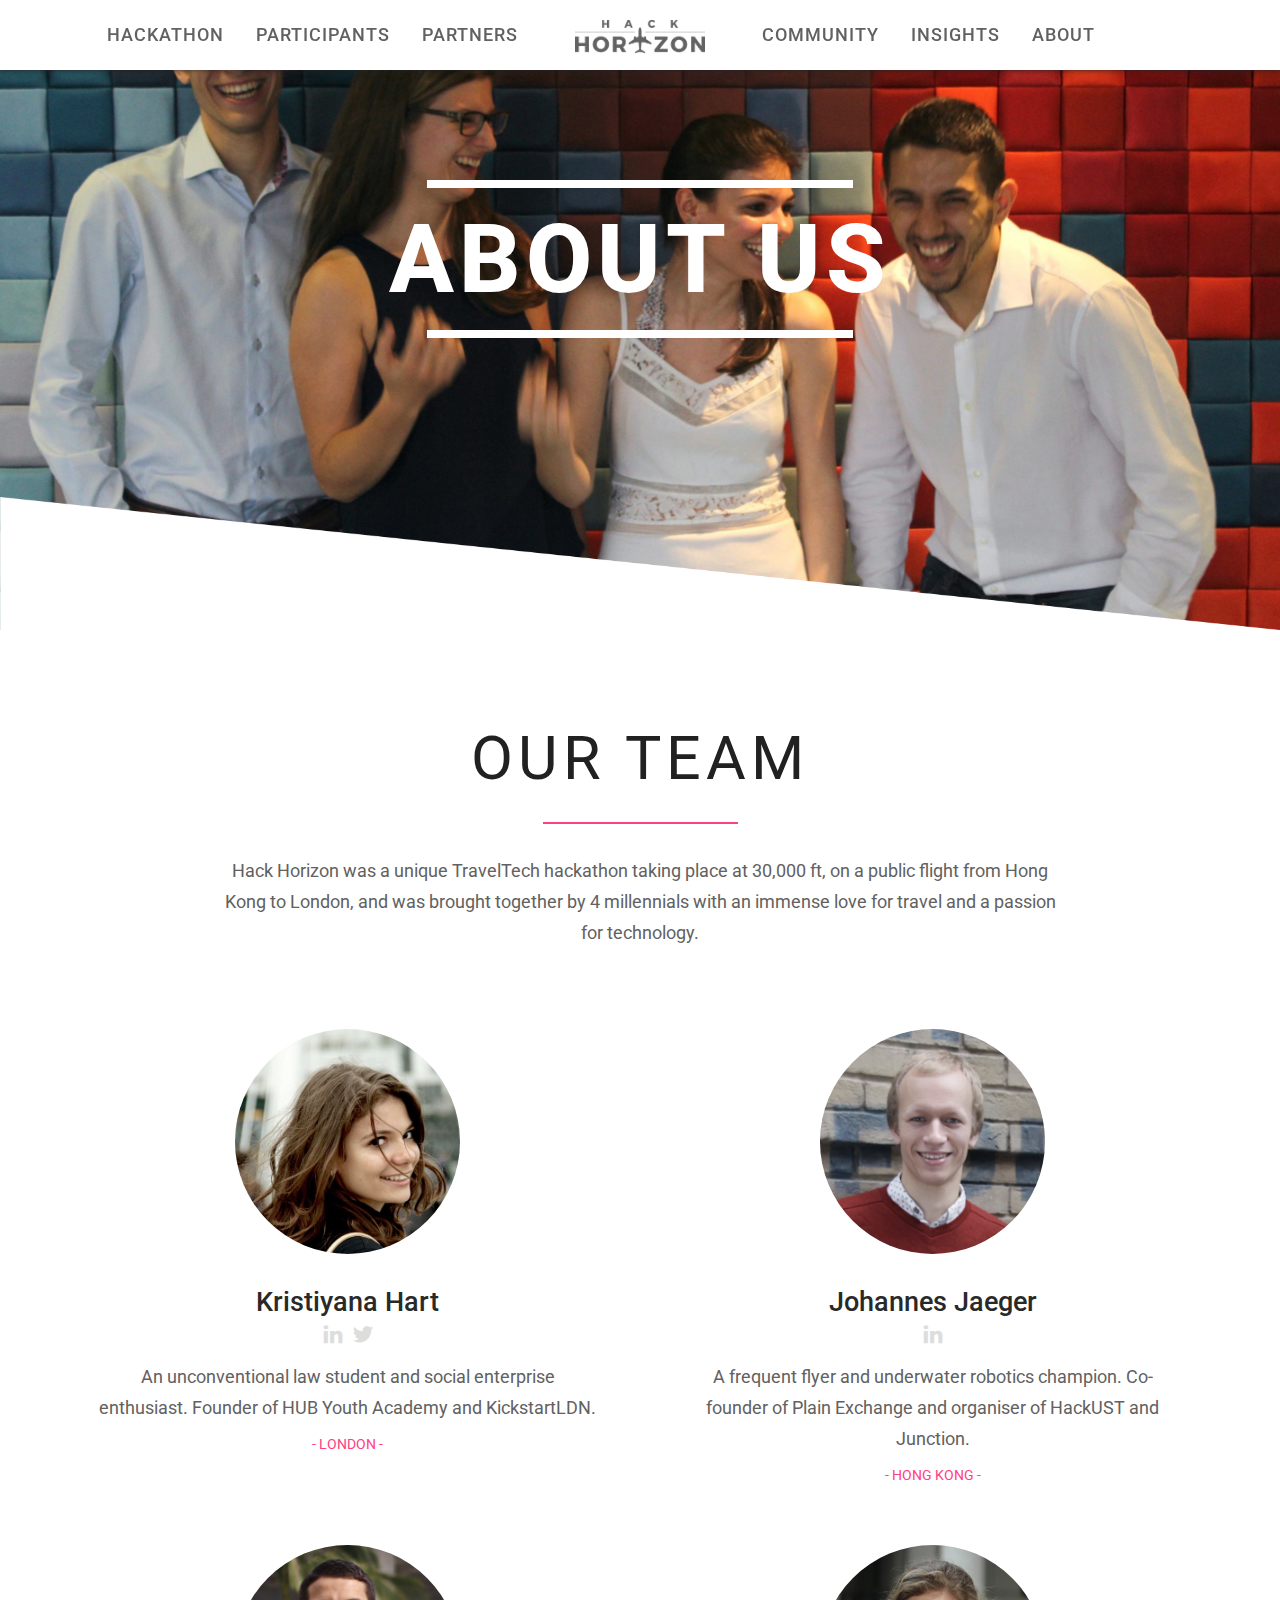
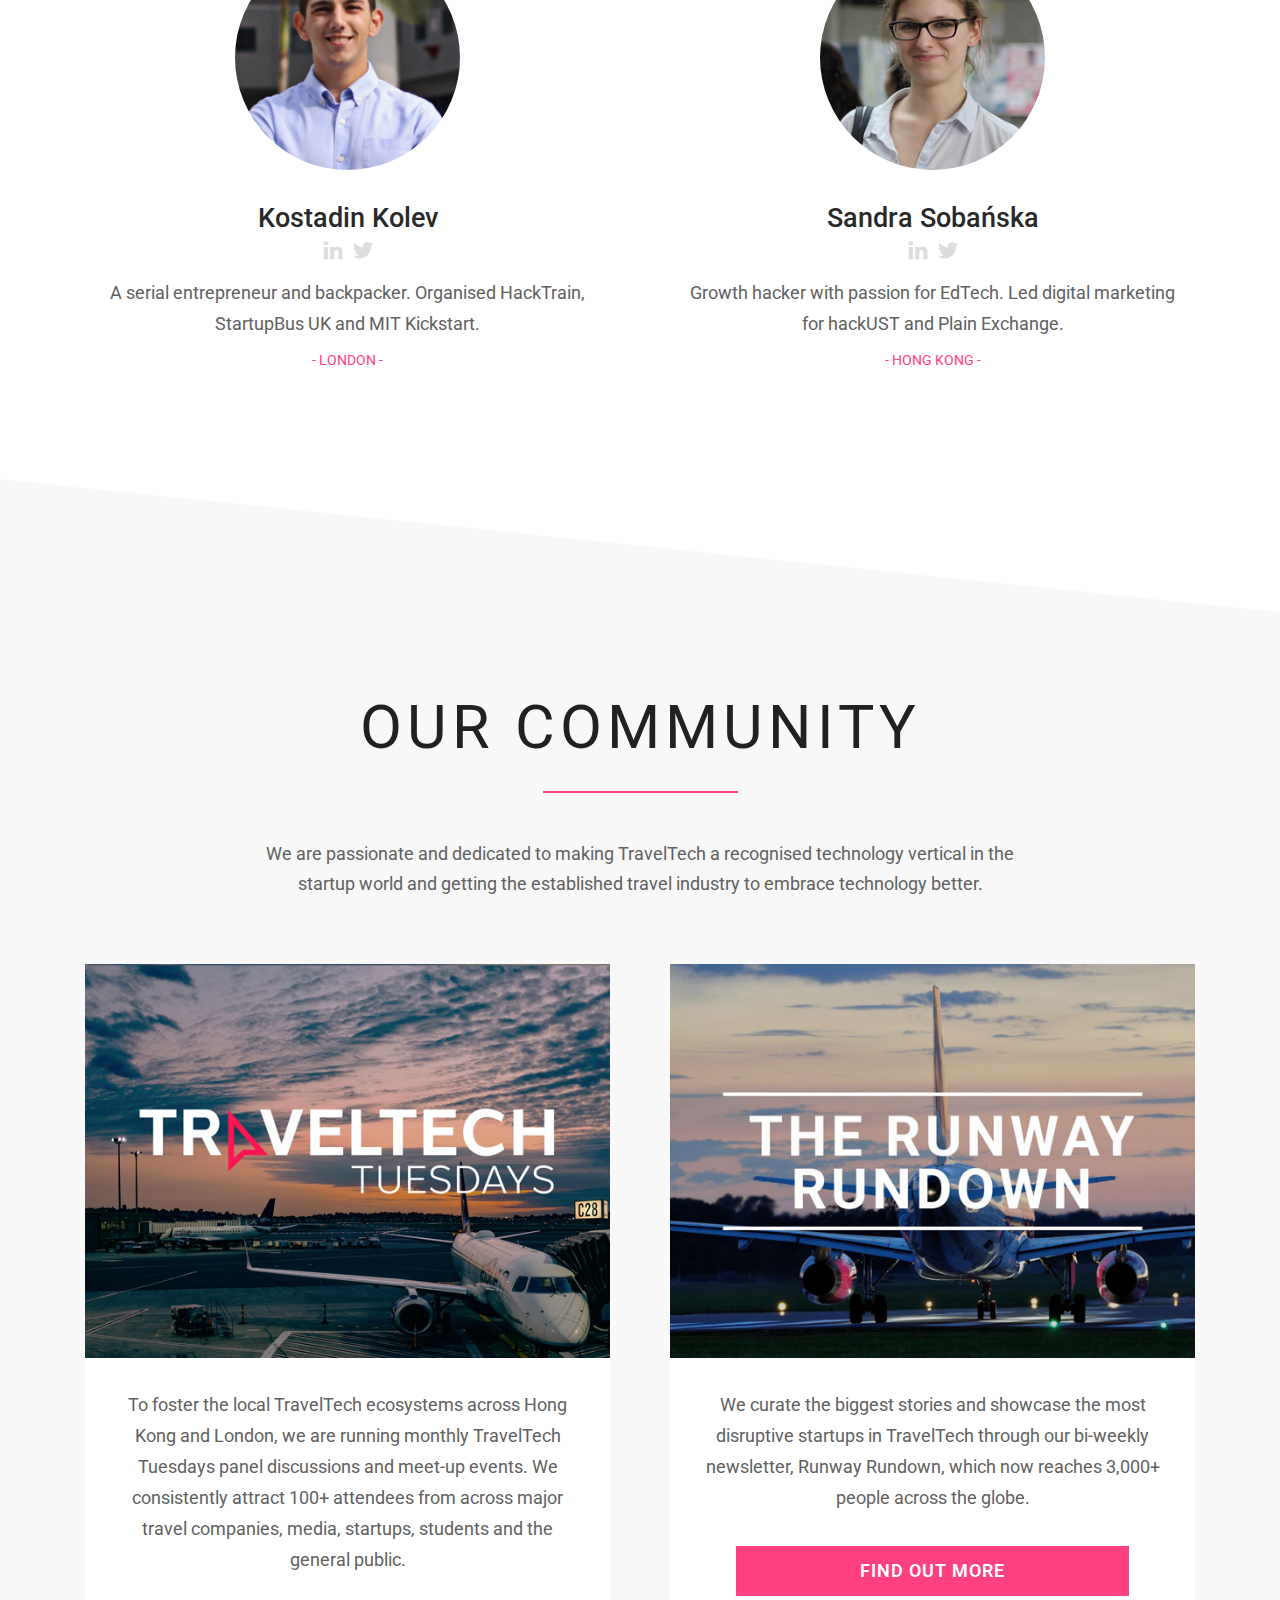
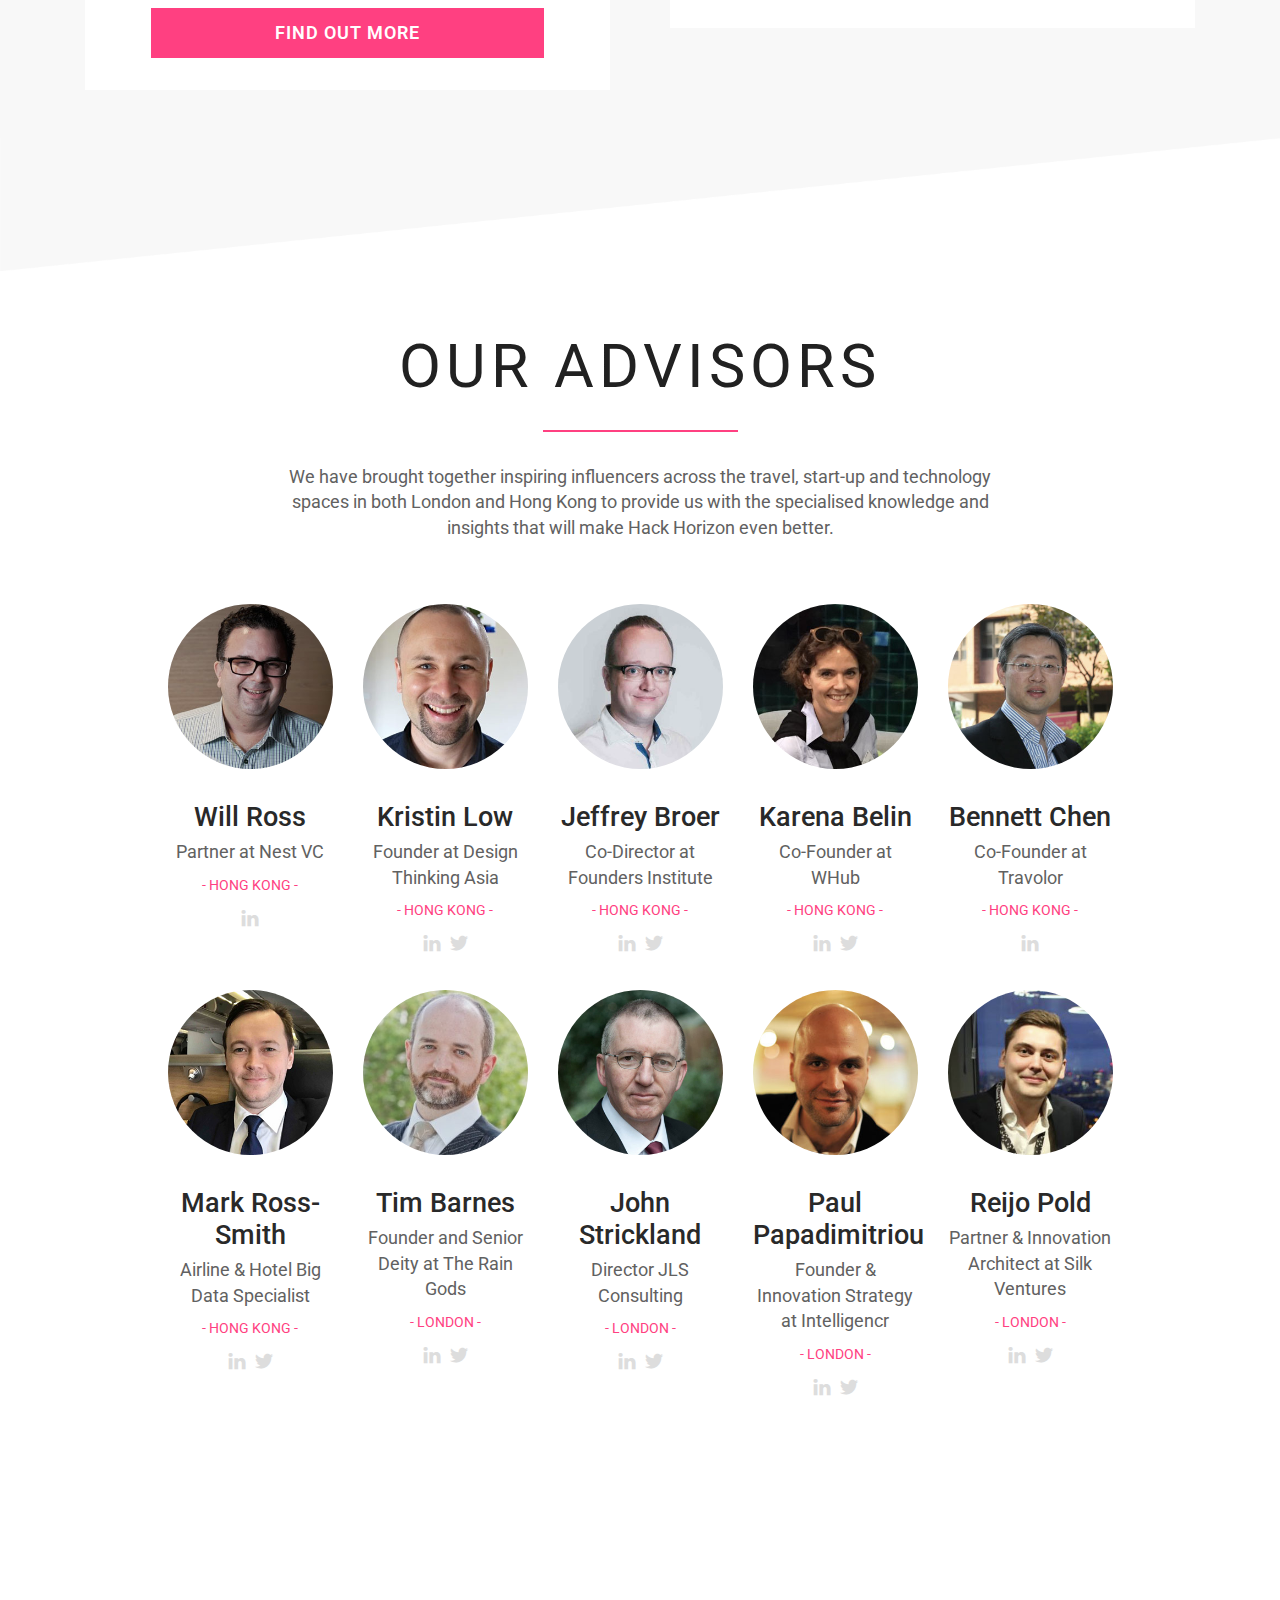
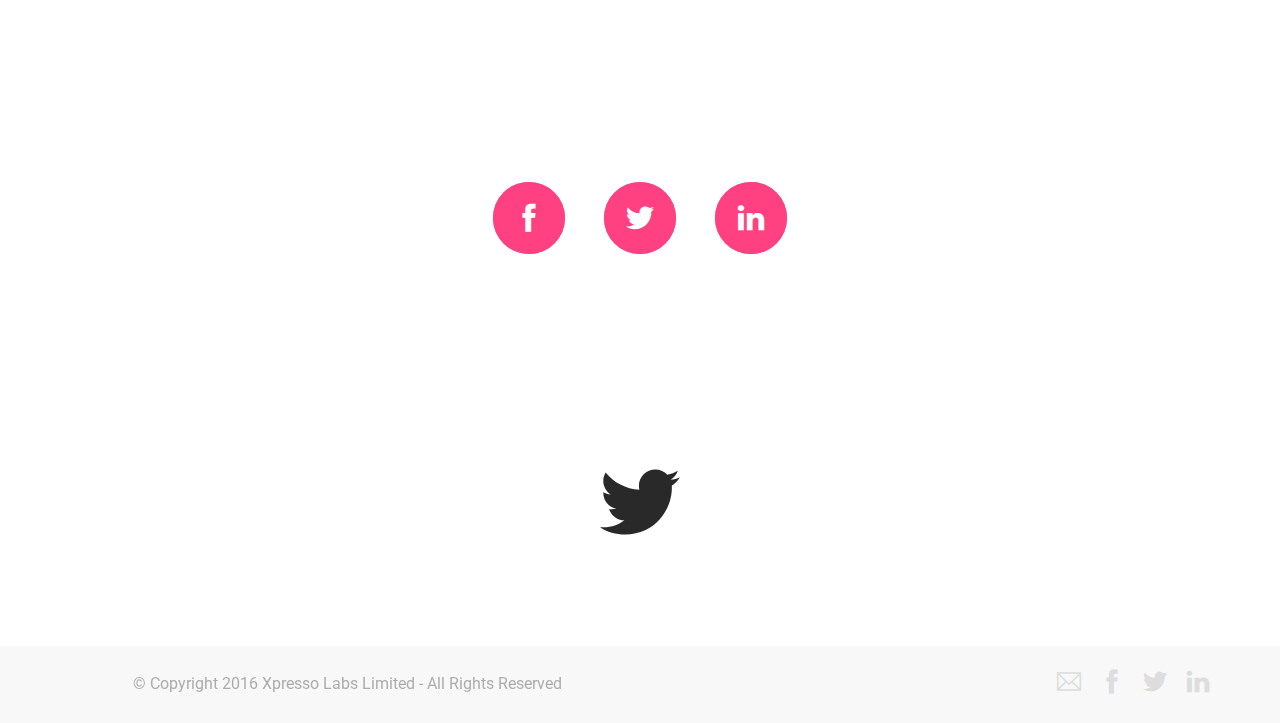
<file: about.html>
<!DOCTYPE html>
<html lang="en">
  <head>
    <title>Hack Horizon - Press Page</title>
    <meta charset="utf-8">
    <!-- Open Graph Meta-Tags-->
    <meta property="og:title" content="Hack Horizon - Press Information">
    <meta property="og:site_name" content="Hack Horizon">
    <meta property="og:url" content="http://www.hackhorizon.com">
    <meta property="og:description" content="A hackathon on an airplane taking 32 of best entrepreneurs, engineers and designers from Hong Kong to London, on a mission to redefine TravelTech.">
    <meta property="og:type" content="website">
    <meta property="og:image" content="http://www.hackhorizon.com/img/plane_runway_meta.jpg">
    <meta name="description" content="A hackathon on an airplane taking 32 of best entrepreneurs, engineers and designers from Hong Kong to London, on a mission to redefine TravelTech.">
    <meta name="author" content="Kostadin Kolev">
    <link rel="canonical" href="http://www.hackhorizon.com">
    <!-- Twitter-->
    <meta name="twitter:card" content="summary">
    <meta name="twitter:url" content="http://www.hackhorizon.com">
    <meta name="twitter:title" content="Hack Horizon - Press Information">
    <meta name="twitter:description" content="A hackathon on an airplane taking 32 of best entrepreneurs, engineers and designers from Hong Kong to London, on a mission to redefine TravelTech.">
    <meta name="twitter:image" content="http://www.hackhorizon.com/img/plane_runway_meta.jpg">
    <!-- LinkedIn Fix-->
    <meta prefix="og: http://ogp.me/ns#" property="og:title" content="Hack Horizon">
    <meta prefix="og: http://ogp.me/ns#" property="og:type" content="website">
    <meta prefix="og: http://ogp.me/ns#" property="og:image" content="http://www.hackhorizon.com/img/plane_runway_meta.jpg">
    <meta prefix="og: http://ogp.me/ns#" property="og:url" content="http://www.hackhorizon.com">
    <!-- Google  -->
    <meta name="google-site-verification" content="7b1NR2hkbM8tSikmIyOuY9KomX2mYdEgdR6punOeyzs">
    <meta name="google-site-verification" content="Eo4c7vHQRKVE4sOLhfu-dsiCqSdJgf1WzOLA8rTqN9s">
    <link rel="apple-touch-icon" sizes="57x57" href="/apple-icon-57x57.png">
    <link rel="apple-touch-icon" sizes="60x60" href="/apple-icon-60x60.png">
    <link rel="apple-touch-icon" sizes="72x72" href="/apple-icon-72x72.png">
    <link rel="apple-touch-icon" sizes="76x76" href="/apple-icon-76x76.png">
    <link rel="apple-touch-icon" sizes="114x114" href="/apple-icon-114x114.png">
    <link rel="apple-touch-icon" sizes="120x120" href="/apple-icon-120x120.png">
    <link rel="apple-touch-icon" sizes="144x144" href="/apple-icon-144x144.png">
    <link rel="apple-touch-icon" sizes="152x152" href="/apple-icon-152x152.png">
    <link rel="apple-touch-icon" sizes="180x180" href="/apple-icon-180x180.png">
    <link rel="icon" type="image/png" sizes="192x192" href="/android-icon-192x192.png">
    <link rel="icon" type="image/png" sizes="32x32" href="/favicon-32x32.png">
    <link rel="icon" type="image/png" sizes="96x96" href="/favicon-96x96.png">
    <link rel="icon" type="image/png" sizes="16x16" href="/favicon-16x16.png">
    <link rel="manifest" href="/manifest.json">
    <meta name="msapplication-TileColor" content="#ffffff">
    <meta name="msapplication-TileImage" content="/ms-icon-144x144.png">
    <meta name="theme-color" content="#ffffff">
    <meta name="viewport" content="width=device-width, initial-scale=1.0">
    <link href="css/pe-icon-7-stroke.css" rel="stylesheet" type="text/css" media="all">
    <link href="css/et-line-icons.css" rel="stylesheet" type="text/css" media="all">
    <link href="css/font-awesome.min.css" rel="stylesheet" type="text/css" media="all">
    <link href="css/themify-icons.css" rel="stylesheet" type="text/css" media="all">
    <link href="css/bootstrap.css" rel="stylesheet" type="text/css" media="all">
    <link href="css/flexslider.css" rel="stylesheet" type="text/css" media="all">
    <link href="css/theme.css" rel="stylesheet" type="text/css" media="all">
    <link href="css/about.css" rel="stylesheet" type="text/css" media="all">
    <link href="http://fonts.googleapis.com/css?family=Lato:300,400%7CRaleway:100,400,300,500,600,700%7COpen+Sans:400,500,600" rel="stylesheet" type="text/css">
    <link href="http://fonts.googleapis.com/css?family=Roboto:100,300,400,600,700" rel="stylesheet" type="text/css">
    <link href="css/font-roboto.css" rel="stylesheet" type="text/css">
    <!-- Facebook Pixel Code-->
    <script>
      !function(f,b,e,v,n,t,s){if(f.fbq)return;n=f.fbq=function(){n.callMethod?
      n.callMethod.apply(n,arguments):n.queue.push(arguments)};if(!f._fbq)f._fbq=n;
      n.push=n;n.loaded=!0;n.version='2.0';n.queue=[];t=b.createElement(e);t.async=!0;
      t.src=v;s=b.getElementsByTagName(e)[0];s.parentNode.insertBefore(t,s)}(window,
      document,'script','https://connect.facebook.net/en_US/fbevents.js');
      fbq('init', '219601215181154'); // Insert your pixel ID here.
      fbq('track', 'PageView');
    </script>
    <noscript><img height="1" width="1" style="display:none" src="https://www.facebook.com/tr?id=219601215181154&amp;ev=PageView&amp;noscript=1"></noscript>
    <!-- DO NOT MODIFY-->
    <!-- End Facebook Pixel Code-->
    <!-- Google Tag Manager-->
    <script>
      (function(w,d,s,l,i){w[l]=w[l]||[];w[l].push({'gtm.start':
      new Date().getTime(),event:'gtm.js'});var f=d.getElementsByTagName(s)[0],
      j=d.createElement(s),dl=l!='dataLayer'?'&l='+l:'';j.async=true;j.src=
      'https://www.googletagmanager.com/gtm.js?id='+i+dl;f.parentNode.insertBefore(j,f);
      })(window,document,'script','dataLayer','GTM-5M864QM');
      
    </script>
    <!-- Google Analytics-->
    <script>
      (function(i,s,o,g,r,a,m){i['GoogleAnalyticsObject']=r;i[r]=i[r]||function(){
      (i[r].q=i[r].q||[]).push(arguments)},i[r].l=1*new Date();a=s.createElement(o),
      m=s.getElementsByTagName(o)[0];a.async=1;a.src=g;m.parentNode.insertBefore(a,m)
      })(window,document,'script','https://www.google-analytics.com/analytics.js','ga');
      ga('create', 'UA-43203720-4', 'auto');
      ga('send', 'pageview');
      
    </script>
    <body class="scroll-assist">
      <header>
        <div class="nav_bar">
          <div class="nav-container">
            <nav class="scrolled">
              <div class="nav-bar text-center">
                <div class="col-md-2 col-md-push-5 on_top">
                  <div class="col-sm-12 text-center"><a href="index.html"><img id="plane_logo" alt="Hack Horizon Logo" src="img/logo_dark.png"></a></div>
                </div>
                <div class="col-sm-12 col-md-5 col-md-pull-2 overflow-hidden-xs nav_bar_open menu_list">
                  <ul class="menu inline-block pull-right">
                    <li><a id="top_link" href="index.html#about" class="inner-link">HACKATHON</a></li>
                    <li><a href="index.html#Final32" class="inner-link">Participants</a></li>
                    <li><a href="index.html#partners" class="inner-link">PARTNERS</a></li>
                  </ul>
                </div>
                <div class="col-sm-12 col-md-5 pb-xs-24 nav_bar_open menu_list">
                  <ul class="menu">
                    <li><a href="traveltechtuesdays.html">Community</a></li>
                    <li><a href="runwayrundown.html">Insights</a></li>
                    <li><a href="about.html">About</a></li>
                  </ul>
                </div>
                <div id="social_nav" class="col-md-4 col-md-offset-4">
                  <ul class="list-inline social-list">
                    <li><a href="mailto:team@hackhorizon.com"><i class="ti ti-email icon-sm"></i></a></li>
                    <li><a href="https://www.facebook.com/hackhorizon" target="_blank"><i class="ti-facebook icon-sm"></i></a></li>
                    <li><a href="https://www.twitter.com/hackhorizon" target="_blank"><i class="ti-twitter-alt icon-sm"></i></a></li>
                    <li><a href="https://www.linkedin.com/company/hack-horizon" target="_blank"><i class="ti-linkedin icon-sm"></i></a></li>
                  </ul>
                </div>
              </div>
              <div class="module widget-handle mobile-toggle right visible-sm visible-xs absolute-xs on_top"><i class="ti-menu"></i></div>
            </nav>
          </div>
        </div>
      </header>
      <div class="main-container">
        <section id="top_cover" class="cover in-page-link">
          <div class="container diagonal_up">
            <div class="row">
              <div id="cover_border_top" class="col-md-4 col-md-offset-4 col-xs-8 col-xs-offset-2"></div>
            </div>
            <div class="row">
              <div class="col-md-8 col-md-offset-2 text-center">
                <h1>About Us</h1>
              </div>
            </div>
            <div class="row">
              <div id="cover_border_bottom" class="col-md-4 col-md-offset-4 col-xs-8 col-xs-offset-2"></div>
            </div>
          </div>
        </section>
        <section id="team" class="in-page-link diagonal_down">
          <div class="container">
            <div class="row">
              <div class="col-md-10 col-md-offset-1 text-center">
                <h1>
                   
                  Our Team
                </h1>
              </div>
            </div>
            <div class="row">
              <div id="about_border" class="col-md-2 col-md-offset-5 col-xs-8 col-xs-offset-2"></div>
            </div>
            <div class="row">   
              <div class="col-md-10 col-md-offset-1 text-center">
                <p>Hack Horizon was a unique TravelTech hackathon taking place at 30,000 ft, on a public flight from Hong Kong to London, and was brought together by 4 millennials with an immense love for travel and a passion for technology.</p>
              </div>
            </div>
            <div class="row Team text-center">
              <div class="col-md-6 col-sm-6"><a href=""></a><img alt="Kristiyana Hart" src="img/kristy.jpg" class="TeamPhoto mb32">
                <h4>
                  Kristiyana 
                  Hart
                </h4>
                <div class="team_social_links"><a target="_blank" href="https://uk.linkedin.com/in/kristiyana-hart-803347a6"><i class="ti ti-linkedin"> </i></a><a target="_blank" href="https://twitter.com/kristiyana_hart"><i class="ti-twitter-alt"></i></a></div>
                <p>An unconventional law student and social enterprise enthusiast. Founder of HUB Youth Academy and KickstartLDN.</p>
                <h4><span>- London -</span></h4>
              </div>
              <div class="col-md-6 col-sm-6"><img alt="Johannes Jaeger" src="img/Johannes.jpg" class="TeamPhoto mb32">
                <h4>
                  Johannes 
                   Jaeger
                </h4>
                <div class="team_social_links"><a target="_blank" href="https://hk.linkedin.com/in/jaegerjohannes"><i class="ti ti-linkedin"></i></a></div>
                <p>A frequent flyer and underwater robotics champion. Co-founder of Plain Exchange and organiser of HackUST and Junction.</p>
                <h4><span>- Hong Kong -                                </span></h4>
              </div>
              <div class="col-md-6 col-sm-6"><img alt="Kostadin Kolev" src="img/kosta.jpg" class="TeamPhoto mb32">
                <h4>
                  Kostadin 
                  Kolev 
                </h4>
                <div class="team_social_links"><a target="_blank" href="Public Profilehttps://uk.linkedin.com/in/kostadinkolev"><i class="ti ti-linkedin"> </i></a><a target="_blank" href="https://twitter.com/Kosta_kolev"><i class="ti-twitter-alt"></i></a></div>
                <p>A serial entrepreneur and backpacker. Organised HackTrain, StartupBus UK and MIT Kickstart. </p>
                <h4><span>- London -                                           </span></h4>
              </div>
              <div class="col-md-6 col-sm-6"><img alt="Sandra Sobańska" src="img/sandra.jpg" class="TeamPhoto mb32">
                <h4>
                  Sandra
                  Sobańska
                </h4>
                <div class="team_social_links"><a target="_blank" href="https://sg.linkedin.com/in/sasobanska/en"><i class="ti ti-linkedin"> </i></a><a target="_blank" href="https://twitter.com/sandra_sobanska"><i class="ti-twitter-alt"></i></a></div>
                <p>Growth hacker with passion for EdTech. Led digital marketing for hackUST and Plain Exchange.</p>
                <h4><span>- Hong Kong - </span></h4>
              </div>
              <div class="col-md-2 col-md-offset-5 text-center">
                <div messenger_app_id="113011915893233" page_id="256332318045876" color="blue" size="xlarge" class="fb-messengermessageus"></div>
              </div>
            </div>
          </div>
        </section>
        <section id="community" class="in-page-link bg-secondary diagonal_down">
          <div class="container">
            <div class="row">
              <div class="col-md-10 col-md-offset-1 text-center">
                <h1>
                   
                  Our Community
                </h1>
              </div>
            </div>
            <div class="row">
              <div id="about_border" class="col-md-2 col-md-offset-5 col-xs-8 col-xs-offset-2"></div>
            </div>
            <div class="row">   
              <div class="col-md-8 col-md-offset-2 text-center">
                <p>We are passionate and dedicated to making TravelTech a recognised technology vertical in the startup world and getting the established travel industry to embrace technology better.</p>
              </div>
            </div>
            <div class="row">
              <div class="col-md-6 text-center">
                <div class="col-md-12">
                  <div class="community_image"><a href="TravelTechTuesdays.html"><img alt="TravelTech Tuesdays" src="img/ttt.jpg"></a></div>
                  <div class="bg-white description">                               
                    <p>To foster the local TravelTech ecosystems across Hong Kong and London, we are running monthly TravelTech Tuesdays panel discussions and meet-up events. We consistently attract 100+ attendees from across major travel companies, media, startups, students and the general public.</p><a href="traveltechtuesdays.html" class="btn btn-lg">Find Out More</a>
                  </div>
                </div>
              </div>
              <div class="col-md-6 text-center">
                <div class="col-md-12">
                  <div class="community_image"><a href="RunwayRundown.html"><img alt="Runway Rundown" src="img/rr.jpg"></a></div>
                  <div class="bg-white description">                    
                    <p>We curate the biggest stories and showcase the most disruptive startups in TravelTech through our bi-weekly newsletter, Runway Rundown, which now reaches 3,000+ people across the globe.       </p><a href="RunwayRundown.html" class="btn btn-lg">Find Out More</a>
                  </div>
                </div>
              </div>
            </div>
          </div>
        </section>
        <section id="advisors" class="in-page-link section_padding diagonal_down mb64">
          <div class="container">
            <div class="row">
              <div class="col-md-12 text-center">
                <h1 class="uppercase">Our Advisors</h1>
              </div>
            </div>
            <div class="row">
              <div class="col-md-2 col-md-offset-5 col-xs-8 col-xs-offset-2 about_border"></div>
            </div>
            <div class="row">
              <div class="col-md-8 col-md-offset-2 text-center">
                <p id="advisors_description">We have brought together inspiring influencers across the travel, start-up and technology spaces in both London and Hong Kong to provide us with the specialised knowledge and insights that will make Hack Horizon even better.</p>
              </div>
            </div>
            <div class="row text-center">                                         
              <div class="col-md-2 col-md-offset-1 col-xs-6"><img alt="Will Ross" src="img/will.jpg" class="mb32">
                <h4>Will Ross</h4>
                <p>Partner at Nest VC</p>
                <h4><span>- Hong Kong -</span></h4>
                <div class="advisors_social_links"><a target="_blank" href="https://hk.linkedin.com/in/william-ross-a9923294"><i class="ti ti-linkedin"> </i></a></div>
              </div>
              <div class="col-md-2 col-xs-6"><img alt="Kristin Low" src="img/kristin.jpg" class="mb32">
                <h4>Kristin Low</h4>
                <p>Founder at Design Thinking Asia</p>
                <h4><span>- Hong Kong -</span></h4>
                <div class="advisors_social_links"><a target="_blank" href="https://hk.linkedin.com/in/kristindlow"><i class="ti ti-linkedin"> </i></a><a target="_blank" href="https://twitter.com/kristinlow"><i class="ti-twitter-alt"></i></a></div>
              </div>
              <div class="clearfix visible-xs-block"></div>
              <div class="col-md-2 col-xs-6"><img alt="Jeffrey Broer" src="img/jeffrey.jpg" class="mb32">
                <h4>Jeffrey Broer</h4>
                <p>Co-Director at Founders Institute</p>
                <h4><span>- Hong Kong -</span></h4>
                <div class="advisors_social_links"><a target="_blank" href="https://hk.linkedin.com/in/jeffreybroer"><i class="ti ti-linkedin"> </i></a><a target="_blank" href="https://twitter.com/jebbery"><i class="ti-twitter-alt">                   </i></a></div>
              </div>
              <div class="col-md-2 col-xs-6"><img alt="Karena Belin" src="img/karena.jpg" class="mb32">
                <h4>Karena Belin</h4>
                <p>Co-Founder at WHub</p>
                <h4><span>- Hong Kong -</span></h4>
                <div class="advisors_social_links"><a target="_blank" href="https://hk.linkedin.com/in/karenabelin"><i class="ti ti-linkedin"> </i></a><a target="_blank" href="https://twitter.com/BelinKarena"><i class="ti-twitter-alt">                   </i></a></div>
              </div>
              <div class="clearfix visible-xs-block"></div>
              <div class="col-md-2 col-xs-6"><img alt="Bennett Chen" src="img/bennett.jpg" class="mb32">
                <h4>Bennett Chen</h4>
                <p>Co-Founder at Travolor</p>
                <h4><span>- Hong Kong -</span></h4>
                <div class="advisors_social_links"><a target="_blank" href="https://hk.linkedin.com/in/bennettchen"><i class="ti ti-linkedin"> </i></a></div>
              </div>
              <div class="col-md-2 col-md-offset-1 col-xs-6"><img alt="Mark Ross-Smith" src="img/mark.jpg" class="mb32">
                <h4>Mark Ross- Smith</h4>
                <p>Airline & Hotel Big Data Specialist</p>
                <h4><span>- Hong Kong -</span></h4>
                <div class="advisors_social_links"><a target="_blank" href="https://hk.linkedin.com/in/markrosssmith"><i class="ti ti-linkedin"> </i></a><a target="_blank" href="https://twitter.com/drdoot"><i class="ti-twitter-alt"></i></a></div>
              </div>
              <div class="col-md-2 col-xs-6"><img alt="Tim Barnes" src="img/tim.jpg" class="mb32">
                <h4>Tim Barnes</h4>
                <p>Founder and Senior Deity at The Rain Gods</p>
                <h4><span>- London -</span></h4>
                <div class="advisors_social_links"><a target="_blank" href="https://uk.linkedin.com/in/timothyplbarnes"><i class="ti ti-linkedin"> </i></a><a target="_blank" href="https://twitter.com/timothy_barnes"><i class="ti-twitter-alt"></i></a></div>
              </div>
              <div class="col-md-2 col-xs-6"><img alt="John Strickland" src="img/jls.jpg" class="mb32">
                <h4>John Strickland</h4>
                <p>Director JLS Consulting</p>
                <h4><span>- London -</span></h4>
                <div class="advisors_social_links"><a target="_blank" href="https://www.linkedin.com/in/jostrickland/"><i class="ti ti-linkedin"> </i></a><a target="_blank" href="https://twitter.com/JohnLStrickland"><i class="ti-twitter-alt">                           </i></a></div>
              </div>
              <div class="clearfix visible-xs-block"></div>
              <div class="col-md-2 col-xs-6"><img alt="Paul Papadimitriou" src="img/paul.jpg" class="mb32">
                <h4>Paul Papadimitriou </h4>
                <p>Founder & Innovation Strategy at Intelligencr</p>
                <h4><span>- London -</span></h4>
                <div class="advisors_social_links"><a target="_blank" href="https://uk.linkedin.com/in/paulpapadimitriou"><i class="ti ti-linkedin"> </i></a><a target="_blank" href="https://twitter.com/papadimitriou"><i class="ti-twitter-alt">                               </i></a></div>
              </div>
              <div class="col-md-2 col-xs-6"><img alt="Reijo Pold" src="img/reijo.jpg" class="mb32">
                <h4>Reijo Pold</h4>
                <p>Partner & Innovation Architect at Silk Ventures</p>
                <h4><span>- London -</span></h4>
                <div class="advisors_social_links"><a target="_blank" href="https://uk.linkedin.com/in/reijo-pold-彭-瑞-3b342b15"><i class="ti ti-linkedin"> </i></a><a target="_blank" href="https://twitter.com/reiopold"><i class="ti-twitter-alt"></i></a></div>
              </div>
            </div>
          </div>
        </section>
        <section id="media_assets" class="in-page-link">
          <div class="container diagonal_up">
            <div class="row">
              <div class="col-md-12 col-sm-12 text-center">
                <h1>Connect with Us</h1>
              </div>
            </div>
            <div class="row">
              <div id="about_border" class="col-md-2 col-md-offset-5 col-xs-8 col-xs-offset-2"></div>
            </div>
            <div class="row">
              <div class="col-md-8 col-md-offset-2">
                <ul class="list-inline social-connect">
                  <li><a href="https://www.facebook.com/hackhorizon" target="_blank"><i class="ti-facebook icon-sm"></i></a></li>
                  <li><a href="https://www.twitter.com/hackhorizon" target="_blank"><i class="ti-twitter-alt icon-sm"></i></a></li>
                  <li><a href="https://www.linkedin.com/company/hack-horizon" target="_blank"><i class="ti-linkedin icon-sm"></i></a></li>
                </ul>
              </div>
            </div>
          </div>
        </section>
        <section class="pt64 pb64 pt-xs-40 pb-xs-40">
          <div class="container">
            <div class="row">
              <div class="col-md-10 col-md-offset-1 text-center"><i class="ti-twitter-alt icon icon-lg mb40 mb-xs-24"></i>
                <div class="twitter-feed tweets-slider large">
                  <div data-feed-name="hackhorizon" class="tweets-feed"></div>
                </div>
              </div>
            </div>
          </div>
        </section>
        <footer class="footer-2 text-center-xs bg-secondary">
          <div class="container">
            <div class="row">
              <div class="col-sm-6 text-center">
                <p>© Copyright 2016 Xpresso Labs Limited - All Rights Reserved</p>
              </div>
              <div class="col-sm-6 text-right text-center-xs">
                <ul class="list-inline social-list">
                  <li><a href="mailto:team@hackhorizon.com"><i class="ti ti-email icon-sm"></i></a></li>
                  <li><a href="https://www.facebook.com/hackhorizon" target="_blank"><i class="ti-facebook icon-sm"></i></a></li>
                  <li><a href="https://www.twitter.com/hackhorizon" target="_blank"><i class="ti-twitter-alt icon-sm"></i></a></li>
                  <li><a href="https://www.linkedin.com/company/hack-horizon" target="_blank"><i class="ti-linkedin icon-sm"></i></a></li>
                </ul>
              </div>
            </div>
          </div>
        </footer>
      </div>
    </body>
    <!-- Google Tag Manager (noscript)-->
    <noscript>
      <iframe src="https://www.googletagmanager.com/ns.html?id=GTM-5M864QM" height="0" width="0" style="display:none;visibility:hidden"></iframe>
    </noscript>
    <!-- End Google Tag Manager (noscript)-->
    <script src="js/jquery.min.js"></script>
    <script src="js/bootstrap.min.js"></script>
    <script src="js/flexslider.min.js"></script>
    <script src="js/masonry.min.js"></script>
    <script src="js/twitterfetcher.min.js">   </script>
    <script src="js/smooth-scroll.min.js"></script>
    <script src="js/parallax.min.js"></script>
    <script src="js/scripts.js"></script>
  </head>
</html>
</file>
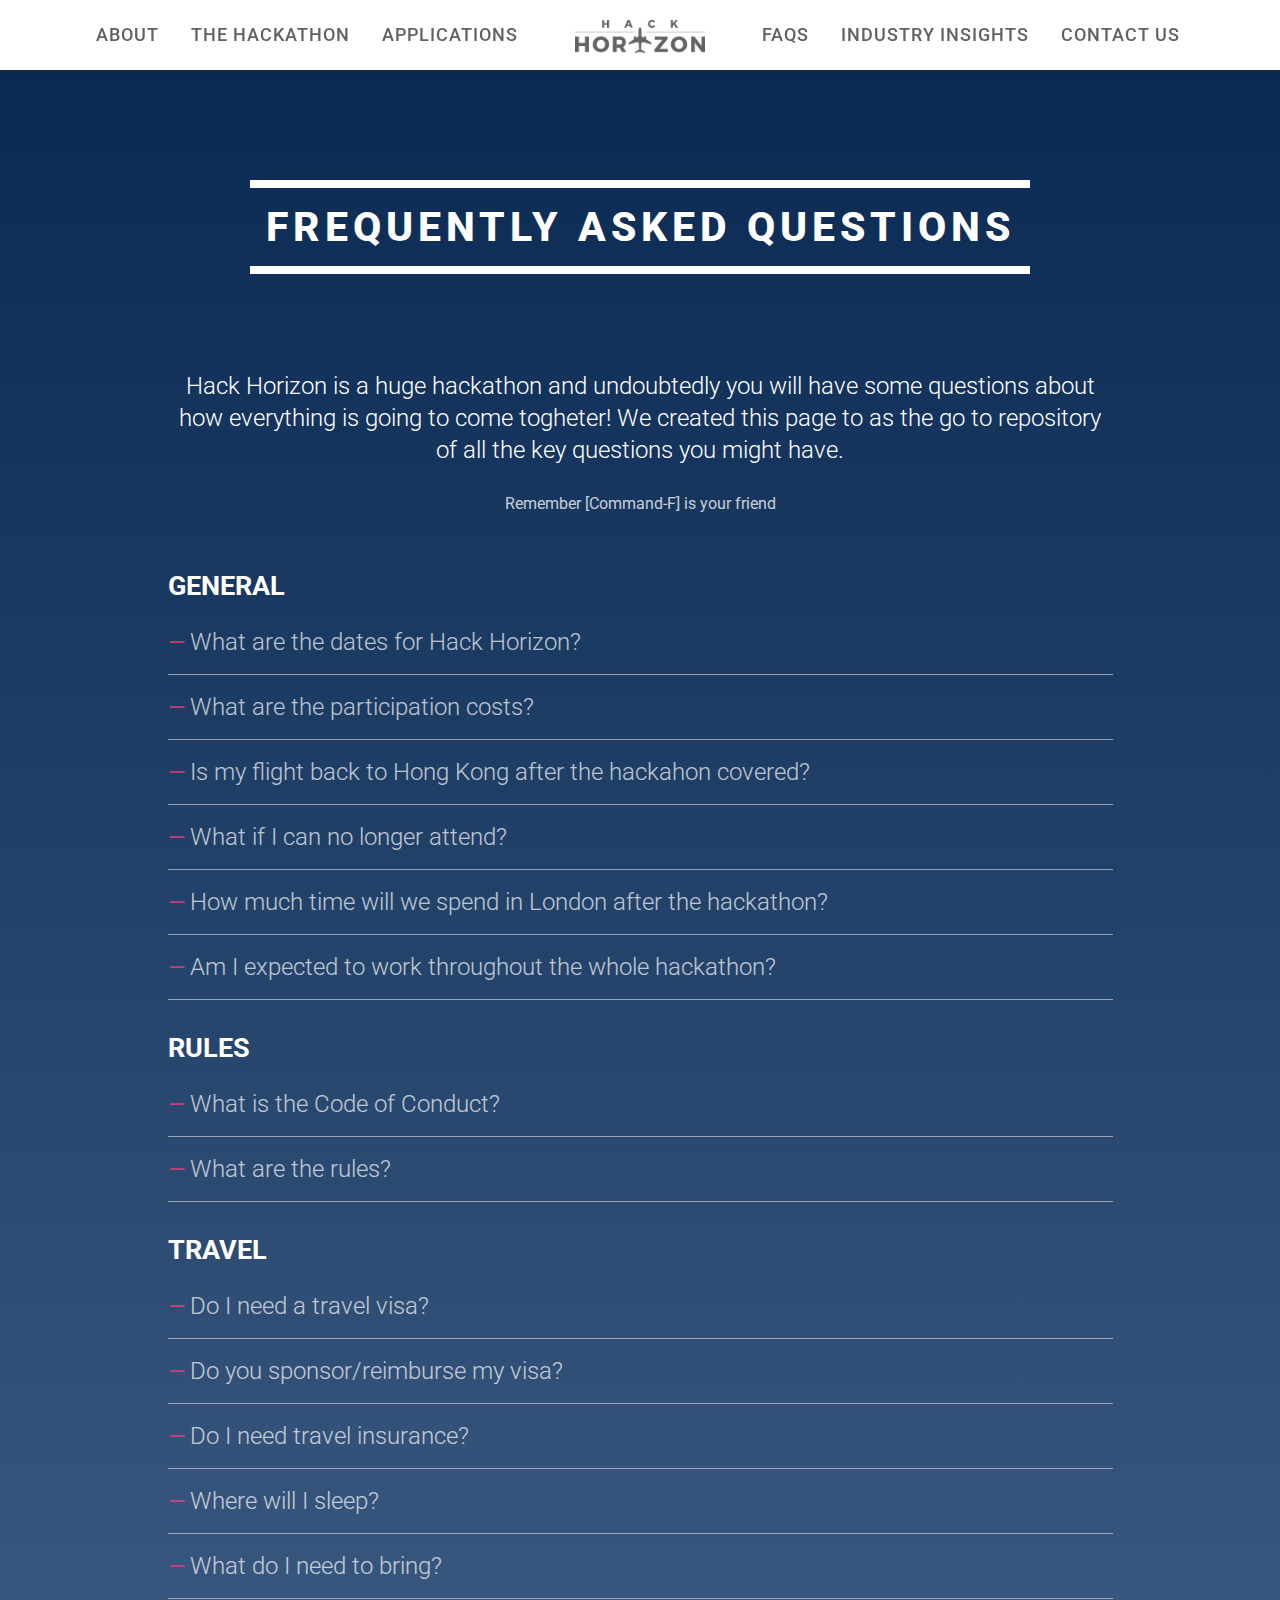
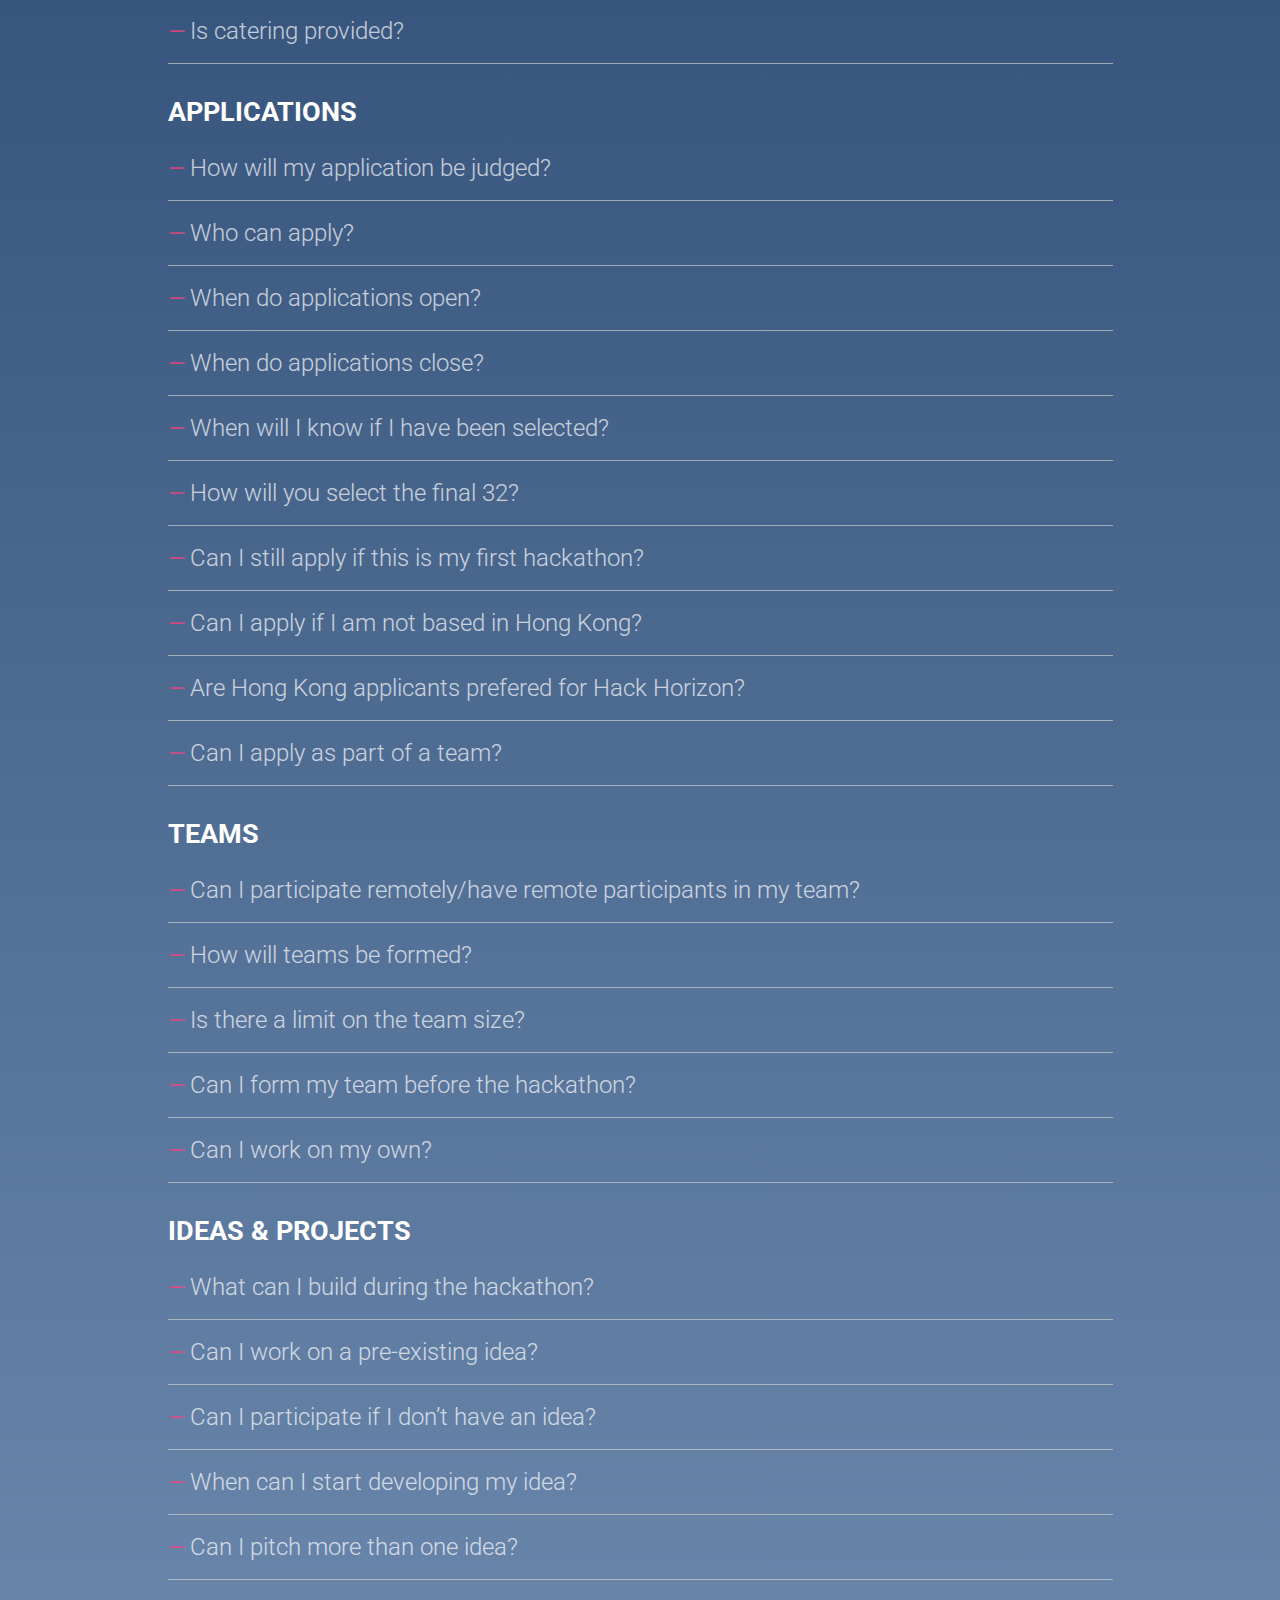
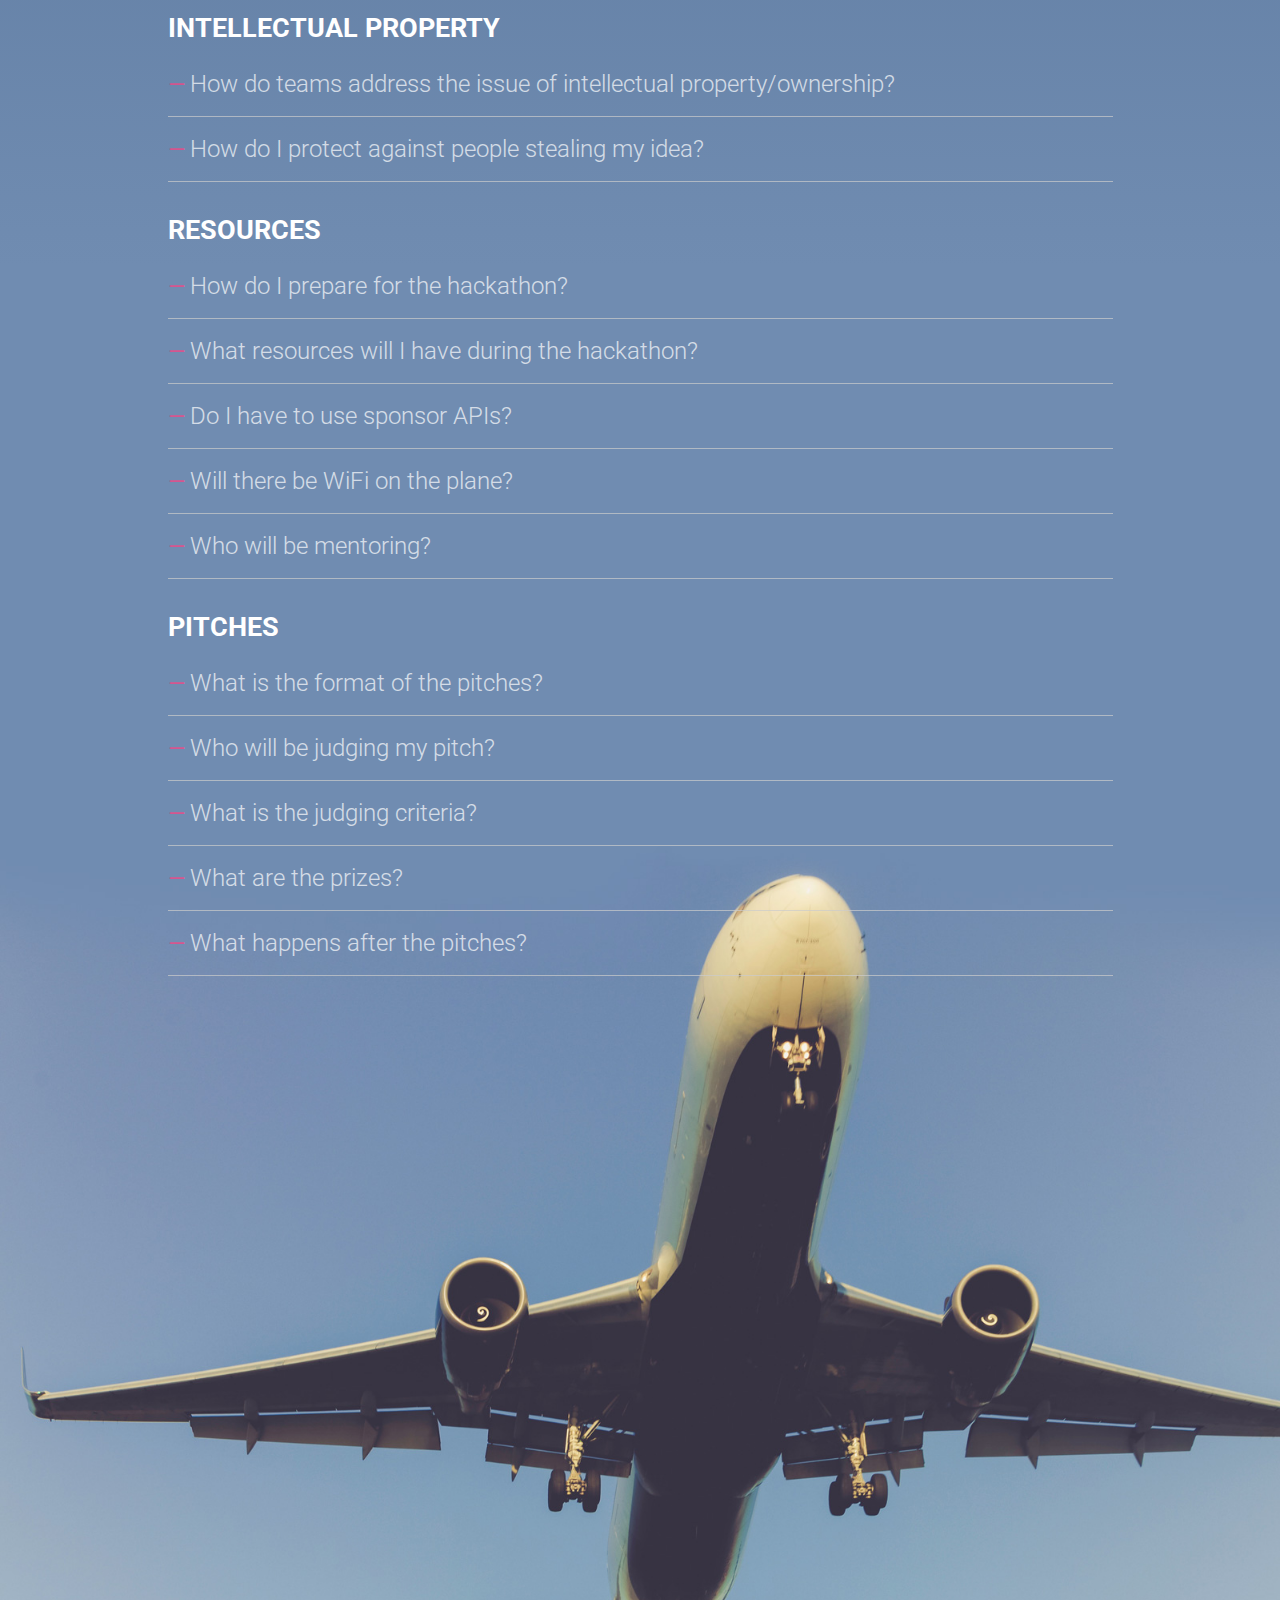
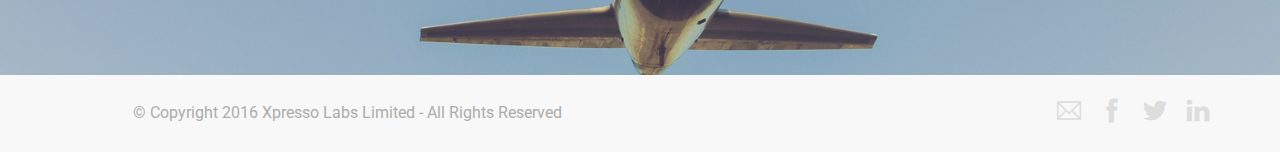
<file: FAQs.html>
<!DOCTYPE html>
<html lang="en">
  <head>
    <title>Hack Horizon - TravelTech hackathon on a plane from Hong Kong to London.</title>
    <meta charset="utf-8">
    <!-- Open Graph Meta-Tags-->
    <meta property="og:title" content=" Hack Horizon - TravelTech hackathon on a plane from Hong Kong to London.">
    <meta property="og:site_name" content="Hack Horizon">
    <meta property="og:url" content="http://www.hackhorizon.com">
    <meta property="og:description" content="A hackathon on an airplane taking 32 of best entrepreneurs, engineers and designers from Hong Kong to London, on a mission to redefine TravelTech.">
    <meta property="og:type" content="website">
    <meta property="og:image" content="http://www.hackhorizon.com/img/plane_runway_meta.jpg">
    <meta name="description" content="A hackathon on an airplane taking 32 of best entrepreneurs, engineers and designers from Hong Kong to London, on a mission to redefine TravelTech.">
    <meta name="author" content="Kostadin Kolev">
    <link rel="canonical" href="http://www.hackhorizon.com">
    <!-- Twitter-->
    <meta name="twitter:card" content="summary">
    <meta name="twitter:url" content="http://www.hackhorizon.com">
    <meta name="twitter:title" content="Hack Horizon">
    <meta name="twitter:description" content="A hackathon on an airplane taking 32 of best entrepreneurs, engineers and designers from Hong Kong to London, on a mission to redefine TravelTech.">
    <meta name="twitter:image" content="http://www.hackhorizon.com/img/plane_runway_meta.jpg">
    <!-- LinkedIn Fix-->
    <meta prefix="og: http://ogp.me/ns#" property="og:title" content="Hack Horizon">
    <meta prefix="og: http://ogp.me/ns#" property="og:type" content="website">
    <meta prefix="og: http://ogp.me/ns#" property="og:image" content="http://www.hackhorizon.com/img/plane_runway_meta.jpg">
    <meta prefix="og: http://ogp.me/ns#" property="og:url" content="http://www.hackhorizon.com">
    <!-- Google  -->
    <meta name="google-site-verification" content="7b1NR2hkbM8tSikmIyOuY9KomX2mYdEgdR6punOeyzs">
    <meta name="google-site-verification" content="Eo4c7vHQRKVE4sOLhfu-dsiCqSdJgf1WzOLA8rTqN9s">
    <link rel="apple-touch-icon" sizes="57x57" href="/apple-icon-57x57.png">
    <link rel="apple-touch-icon" sizes="60x60" href="/apple-icon-60x60.png">
    <link rel="apple-touch-icon" sizes="72x72" href="/apple-icon-72x72.png">
    <link rel="apple-touch-icon" sizes="76x76" href="/apple-icon-76x76.png">
    <link rel="apple-touch-icon" sizes="114x114" href="/apple-icon-114x114.png">
    <link rel="apple-touch-icon" sizes="120x120" href="/apple-icon-120x120.png">
    <link rel="apple-touch-icon" sizes="144x144" href="/apple-icon-144x144.png">
    <link rel="apple-touch-icon" sizes="152x152" href="/apple-icon-152x152.png">
    <link rel="apple-touch-icon" sizes="180x180" href="/apple-icon-180x180.png">
    <link rel="icon" type="image/png" sizes="192x192" href="/android-icon-192x192.png">
    <link rel="icon" type="image/png" sizes="32x32" href="/favicon-32x32.png">
    <link rel="icon" type="image/png" sizes="96x96" href="/favicon-96x96.png">
    <link rel="icon" type="image/png" sizes="16x16" href="/favicon-16x16.png">
    <link rel="manifest" href="/manifest.json">
    <meta name="msapplication-TileColor" content="#ffffff">
    <meta name="msapplication-TileImage" content="/ms-icon-144x144.png">
    <meta name="theme-color" content="#ffffff">
    <meta name="viewport" content="width=device-width, initial-scale=1.0">
    <link href="css/pe-icon-7-stroke.css" rel="stylesheet" type="text/css" media="all">
    <link href="css/et-line-icons.css" rel="stylesheet" type="text/css" media="all">
    <link href="css/font-awesome.min.css" rel="stylesheet" type="text/css" media="all">
    <link href="css/themify-icons.css" rel="stylesheet" type="text/css" media="all">
    <link href="css/bootstrap.css" rel="stylesheet" type="text/css" media="all">
    <link href="css/flexslider.css" rel="stylesheet" type="text/css" media="all">
    <link href="css/theme.css" rel="stylesheet" type="text/css" media="all">
    <link href="css/FAQs.css" rel="stylesheet" type="text/css" media="all">
    <link href="http://fonts.googleapis.com/css?family=Lato:300,400%7CRaleway:100,400,300,500,600,700%7COpen+Sans:400,500,600" rel="stylesheet" type="text/css">
    <link href="http://fonts.googleapis.com/css?family=Roboto:100,300,400,600,700" rel="stylesheet" type="text/css">
    <link href="css/font-roboto.css" rel="stylesheet" type="text/css">
    <!-- Google Tag Manager-->
    <script>
      (function(w,d,s,l,i){w[l]=w[l]||[];w[l].push({'gtm.start':
      new Date().getTime(),event:'gtm.js'});var f=d.getElementsByTagName(s)[0],
      j=d.createElement(s),dl=l!='dataLayer'?'&l='+l:'';j.async=true;j.src=
      'https://www.googletagmanager.com/gtm.js?id='+i+dl;f.parentNode.insertBefore(j,f);
      })(window,document,'script','dataLayer','GTM-5M864QM');
    </script>
    <!-- End Google Tag Manager-->
    
    <!-- Google Analytics-->
    <script>
      (function(i,s,o,g,r,a,m){i['GoogleAnalyticsObject']=r;i[r]=i[r]||function(){
      (i[r].q=i[r].q||[]).push(arguments)},i[r].l=1*new Date();a=s.createElement(o),
      m=s.getElementsByTagName(o)[0];a.async=1;a.src=g;m.parentNode.insertBefore(a,m)
      })(window,document,'script','https://www.google-analytics.com/analytics.js','ga');
      ga('create', 'UA-43203720-4', 'auto');
      ga('send', 'pageview');
      
      
    </script>
  </head>
</html>
<body class="scroll-assist">
  <!-- Google Tag Manager (noscript)-->
  <noscript>
    <iframe src="https://www.googletagmanager.com/ns.html?id=GTM-5M864QM" height="0" width="0" style="display:none;visibility:hidden"></iframe>
  </noscript>
  <!-- End Google Tag Manager (noscript)-->
  <div class="main-container">
    <header>
      <div class="nav_bar">
        <div class="nav-container">
          <nav class="scrolled">
            <div class="nav-bar text-center">
              <div class="col-md-2 col-md-push-5 on_top">
                <div class="col-sm-12 text-center"><a href="index.html"><img id="plane_logo" alt="Hack Horizon Logo" src="img/logo_dark.png"></a></div>
              </div>
              <div class="col-sm-12 col-md-5 col-md-pull-2 overflow-hidden-xs nav_bar_open">
                <ul class="menu inline-block pull-right">
                  <li><a id="top_link" href="index.html#about" class="inner-link">ABOUT</a></li>
                  <li><a href="index.html#the_hack" class="inner-link">THE HACKATHON</a></li>
                  <li><a href="index.html#apply" class="inner-link">APPLICATIONS</a></li>
                </ul>
              </div>
              <div class="col-sm-12 col-md-5 pb-xs-24 nav_bar_open">
                <ul class="menu">
                  <li> <a href="FAQs.html" class="inner-link">FAQS</a></li>
                  <li><a href="runwayrundown.html" class="inner-link">INDUSTRY INSIGHTS</a></li>
                  <li><a href="index.html#team" class="inner-link">CONTACT US</a></li>
                </ul>
              </div>
              <div id="social_nav" class="col-md-4 col-md-offset-4">
                <ul class="list-inline social-list">
                  <li><a href="mailto:team@hackhorizon.com"><i class="ti ti-email icon-sm"></i></a></li>
                  <li><a href="https://www.facebook.com/hackhorizon" target="_blank"><i class="ti-facebook icon-sm"></i></a></li>
                  <li><a href="https://www.twitter.com/hackhorizon" target="_blank"><i class="ti-twitter-alt icon-sm"></i></a></li>
                  <li><a href="https://www.linkedin.com/company/hack-horizon" target="_blank"><i class="ti-linkedin icon-sm"></i></a></li>
                </ul>
              </div>
            </div>
          </nav>
        </div>
        <div class="module widget-handle mobile-toggle right visible-sm visible-xs absolute-xs on_top"><i class="ti-menu"></i></div>
      </div>
    </header>
    <section id="top_cover" class="cover in-page-link">
      <div class="container">
        <div class="row">
          <div id="cover_border_top" class="col-md-8 col-md-offset-2 col-xs-8 col-xs-offset-2"></div>
        </div>
        <div class="row">
          <div class="col-md-8 col-md-offset-2 text-center">
            <h1>FREQUENTLY ASKED QUESTIONS </h1>
          </div>
        </div>
        <div class="row">
          <div id="cover_border_bottom" class="col-md-8 col-md-offset-2 col-xs-8 col-xs-offset-2"></div>
        </div>
      </div>
    </section>
    <section id="questions" class="section_padding">
      <div class="container">
        <div class="row">
          <div class="col-sm-10 col-sm-offset-1 text-center">
            <h4>Hack Horizon is a huge hackathon and undoubtedly you will have some questions about how everything is going to come togheter! We created this page to as the go to repository of all the key questions you might have. </h4>
            <p class="lead">Remember [Command-F] is your friend</p>
          </div>
        </div>
        <div class="row">
          <div class="col-sm-10 col-sm-offset-1">
            <h2>General</h2>
            <ul class="accordion accordion-2 multi-open">
              <li>
                <div class="title">
                  <h4 class="inline-block mb0">What are the dates for Hack Horizon?</h4>
                </div>
                <div class="content">
                  <p>Hack Horizon will take place between Friday 5th - Monday 8th May 2017, then we will spend a day in London and fly back to Hong Kong on Wednesday 10th May.<br><br>If selected to participate you will need to be avaliable for these dates.</p>
                </div>
              </li>
              <li>
                <div class="title">
                  <h4 class="inline-block mb0">What are the participation costs? </h4>
                </div>
                <div class="content">
                  <p>The main costs of the hackathon are covered by us (your flights, accommodation and main meals during the hackathon). The only cost for the 32 finalists will be the participation fee of HKD1,000 and any costs associated with visas if you do not have them.</p>
                </div>
              </li>
              <li>
                <div class="title">
                  <h4 class="inline-block mb0">Is my flight back to Hong Kong after the hackahon covered?</h4>
                </div>
                <div class="content">
                  <p>Yes we fly back to Hong Kong on 10th, and it is all covered by us.</p>
                </div>
              </li>
              <li>
                <div class="title">
                  <h4 class="inline-block mb0">What if I can no longer attend?</h4>
                </div>
                <div class="content">
                  <p>If you are unable to attend once your have made it to the final 32, your application fee will become non-refundable after Friday 21st April.</p>
                </div>
              </li>
              <li>
                <div class="title">
                  <h4 class="inline-block mb0">How much time will we spend in London after the hackathon?</h4>
                </div>
                <div class="content">
                  <p>After the Pitch Finals on the 8th of May, you will also get an extra day in London to engage with local media around the event, explore London, and get some much needed rest before heading back to Hong Kong on the 10th.</p>
                </div>
              </li>
              <li>
                <div class="title">
                  <h4 class="inline-block mb0">Am I expected to work throughout the whole hackathon?</h4>
                </div>
                <div class="content">
                  <p>Although the hackathon will last 80 hours, we certainly do not expect you to work non-stop for the entire time. There will be time for sleep, food, hackathon talks and activities to make your experience full and exciting.</p>
                </div>
              </li>
            </ul>
          </div>
        </div>
        <div class="row">
          <div class="col-sm-10 col-sm-offset-1">
            <h2>Rules</h2>
            <ul class="accordion accordion-2 multi-open">
              <li>
                <div class="title">
                  <h4 class="inline-block mb0">What is the Code of Conduct?</h4>
                </div>
                <div class="content">
                  <ul>
                    <li>No discrimination, sexism, racism. </li>
                    <li>Abide by the rules of the plane i.e. no smoking, seat-belts when the sign comes on etc. </li>
                    <li>User research only at the airport - no disturbances to the passengers on the flight unless they voluntarily want to see what we are doing ask to give real-time feedback.</li>
                  </ul>
                </div>
              </li>
              <li>
                <div class="title">
                  <h4 class="inline-block mb0">What are the rules? </h4>
                </div>
                <div class="content">
                  <ul>
                    <li>No coding before the hackathon</li>
                    <li>No team formation before the hackathon</li>
                  </ul>
                </div>
              </li>
            </ul>
          </div>
        </div>
        <div class="row">
          <div class="col-sm-10 col-sm-offset-1">
            <h2>Travel</h2>
            <ul class="accordion accordion-2 multi-open">
              <li>
                <div class="title">
                  <h4 class="inline-block mb0">Do I need a travel visa?</h4>
                </div>
                <div class="content">
                  <p>If you are not based in Hong Kong and will be travelling here for the start of the event, you need to make sure that you have a valid visa for Hong Kong. You can find more information on Hong Kong’s Immigration Department <a target="_blank" href="http://www.immd.gov.hk/eng/services/index.html">here.                        </a><br><br>If you require a visa to travel to the UK for the London part of the hackathon, you will have to arrange for it yourself, and you can find out more information <a target="_blank" href="https://www.gov.uk/check-uk-visa">here.</a></p>
                </div>
              </li>
              <li>
                <div class="title">
                  <h4 class="inline-block mb0">Do you sponsor/reimburse my visa?</h4>
                </div>
                <div class="content">
                  <p>Unfortuantely we cannot sponsor any visas for Hack Horizon.</p>
                </div>
              </li>
              <li>
                <div class="title">
                  <h4 class="inline-block mb0">Do I need travel insurance?</h4>
                </div>
                <div class="content">
                  <p>We recommend you to get your own travel insurance for the duration of the hackathon and any travel to and from the hackathon. We are not be liable for any injuries or losses incurred during the hackathon.</p>
                </div>
              </li>
              <li>
                <div class="title">
                  <h4 class="inline-block mb0">Where will I sleep?</h4>
                </div>
                <div class="content">
                  <p>During the flight, a seat in the premium economy section of the plane will have to make do for a shut-eye! And we have made arrangements for suitable accomodation in Hong Kong and London for the rest of the hackathon.</p>
                </div>
              </li>
              <li>
                <div class="title">
                  <h4 class="inline-block mb0">What do I need to bring?</h4>
                </div>
                <div class="content">
                  <p>Just like any other hackathon you will need to bring your own computer to hack on, but as we will be traveling out of Hong Kong, you will also need a valid passport and a visa. Once we select the final 32, we will send out a more detailed itinerary with items to bring. </p>
                </div>
              </li>
              <li>
                <div class="title">
                  <h4 class="inline-block mb0">Is catering provided? </h4>
                </div>
                <div class="content">
                  <p>We will be providing you with food to keep your energy up throughout the hackathon. You will only be required to cover the cost of the dinner at Hong Kong International Airport (6th May), breakfast at Heathrow when we land (7th May). <br><br>Also you will have to find your own food in London after the Hackathon on the 9th and 10th before you fly back to the Hong Kong - but don't worry London has plenty to offer! </p>
                </div>
              </li>
            </ul>
          </div>
        </div>
        <div class="row">
          <div class="col-sm-10 col-sm-offset-1">
            <h2>Applications</h2>
            <ul class="accordion accordion-2 multi-open">
              <li>
                <div class="title">
                  <h4 class="inline-block mb0">How will my application be judged?</h4>
                </div>
                <div class="content">
                  <p>We will judge applications on five key criteria: Talent, Experience, Passion, Cultural Fit & Travel Industry Knowledge.</p>
                </div>
              </li>
              <li>
                <div class="title">
                  <h4 class="inline-block mb0">Who can apply?</h4>
                </div>
                <div class="content">
                  <p>Applications are open to everyone over 18 years old, whether you’re a passionate student looking to build a new technology startup, an industry veteran seeing an opportunity for improvement in your field of expertise, or someone looking to enter the travel industry and build something new in this booming market.<br><br>Within these groups we are looking for applicants with the following backgrounds: coding/engineering, business and design. Though you do not need to be an expert in all three, we will certainly like applicants who have an appreciation or level of knowledge in areas other than their key skill.</p>
                </div>
              </li>
              <li>
                <div class="title">
                  <h4 class="inline-block mb0">When do applications open?</h4>
                </div>
                <div class="content">
                  <p>Applications open on Tuesday 28 February.</p>
                </div>
              </li>
              <li>
                <div class="title">
                  <h4 class="inline-block mb0">When do applications close?</h4>
                </div>
                <div class="content">
                  <p>Applications close on Friday 24th March 23:59 HKT. We will select applicants on a rolling basis so be sure you don’t miss out by waiting until the last moment to apply! </p>
                </div>
              </li>
              <li>
                <div class="title">
                  <h4 class="inline-block mb0">When will I know if I have been selected?</h4>
                </div>
                <div class="content">
                  <p>We will announce the final 32 participants by 17 April 2017.</p>
                </div>
              </li>
              <li>
                <div class="title">
                  <h4 class="inline-block mb0">How will you select the final 32?</h4>
                </div>
                <div class="content">
                  <p>We will be selecting our final 32 participants through a 3 stage application process starting with an application on F6S, then a video elevator pitch and finally an interview.</p>
                </div>
              </li>
              <li>
                <div class="title">
                  <h4 class="inline-block mb0">Can I still apply if this is my first hackathon?  </h4>
                </div>
                <div class="content">
                  <p>You don't need to be a hackathon veteran in order to apply! If you are selected and you haven't had previous hackathon experience, there are many resources available online for you to help you familiarise yourself with the hackathon format, and there will be plenty of support provided throughout the hackathon as well.</p>
                </div>
              </li>
              <li>
                <div class="title">
                  <h4 class="inline-block mb0">Can I apply if I am not based in Hong Kong? </h4>
                </div>
                <div class="content">
                  <p>Yes, you can apply, but you will have to be able to cover your travel expenses to get here for the start of the hackathon, as well as your way back home.</p>
                </div>
              </li>
              <li>
                <div class="title">
                  <h4 class="inline-block mb0">Are Hong Kong applicants prefered for Hack Horizon?</h4>
                </div>
                <div class="content">
                  <p>No, we do however take preference on applicants from across APAC more broadly. </p>
                </div>
              </li>
              <li>
                <div class="title">
                  <h4 class="inline-block mb0">Can I apply as part of a team? </h4>
                </div>
                <div class="content">
                  <p>We will be selecting participants on an individual basis and teams will be formed around the ideas pitched on the first day of the hackathon. You can, however, encourage your friends and teammates to apply as well, but we cannot guarantee that you will all get in.</p>
                </div>
              </li>
            </ul>
          </div>
        </div>
        <div class="row">
          <div class="col-sm-10 col-sm-offset-1">
            <h2>Teams</h2>
            <ul class="accordion accordion-2 multi-open">
              <li>
                <div class="title">
                  <h4 class="inline-block mb0">Can I participate remotely/have remote participants in my team?</h4>
                </div>
                <div class="content">
                  <p>Unfortunately, we will not accept remote participation, because we want to create a vibrant, collaborative and exciting in-person experience for the groups of finalists.</p>
                </div>
              </li>
              <li>
                <div class="title">
                  <h4 class="inline-block mb0">How will teams be formed? </h4>
                </div>
                <div class="content">
                  <p>During the first day of the hackathon in Hong Kong, all participants will present 60 second pitches of the ideas they would like to work on. We will vote on the 10 best pitches and form the final teams around the those ideas. We recommend a well balanced team which in our experience consists of around 3-4 individuals: a front end developer, a back end developer, a designer, and a business guru.</p>
                </div>
              </li>
              <li>
                <div class="title">
                  <h4 class="inline-block mb0">Is there a limit on the team size? </h4>
                </div>
                <div class="content">
                  <p>We will not allow teams larger than 5, as it will be very difficult to manage operationally, due to the space limitations on the plane. </p>
                </div>
              </li>
              <li>
                <div class="title">
                  <h4 class="inline-block mb0">Can I form my team before the hackathon?</h4>
                </div>
                <div class="content">
                  <p>Although you will get to meet your fellow participants before the hackathon officially starts, we do not recommend forming a team at that stage. We will have the official team formation at the Launch on the 5th of May.</p>
                </div>
              </li>
              <li>
                <div class="title">
                  <h4 class="inline-block mb0">Can I work on my own? </h4>
                </div>
                <div class="content">
                  <p>Hackathons are a collaborative experience and the best way to learn and build great prototypes is by working with people who complement your skills, are able to challenge your thinking and support the development your initial idea. We strongly encourage you to form a team and interact with other participants during the hackathon. No man is an island, entire of himself. </p>
                </div>
              </li>
            </ul>
          </div>
        </div>
        <div class="row">
          <div class="col-sm-10 col-sm-offset-1">
            <h2>Ideas & Projects</h2>
            <ul class="accordion accordion-2 multi-open">
              <li>
                <div class="title">
                  <h4 class="inline-block mb0">What can I build during the hackathon? </h4>
                </div>
                <div class="content">
                  <p>The challenge is to build any new digital product or service that can improve the end to end customer experience in travel. You are free to build whatever you can conceive within that brief!</p>
                </div>
              </li>
              <li>
                <div class="title">
                  <h4 class="inline-block mb0">Can I work on a pre-existing idea?</h4>
                </div>
                <div class="content">
                  <p>No, you will have to work on a new idea during the hackathon. We want to keep things fair and have everyone start from the same point.</p>
                </div>
              </li>
              <li>
                <div class="title">
                  <h4 class="inline-block mb0">Can I participate if I don’t have an idea? </h4>
                </div>
                <div class="content">
                  <p>We encourage everyone to apply even if they don’t yet have an idea. You can start thinking about your idea during the application process and use our pre-hackathon workshops as inspiration! </p>
                </div>
              </li>
              <li>
                <div class="title">
                  <h4 class="inline-block mb0">When can I start developing my idea?</h4>
                </div>
                <div class="content">
                  <p>You cannot start coding until the start of the hackathon but you can definitely start your research beforehand. Having a look at our <a target="_blank" href="runwayrundown.html"></a>Runway Rundown reports might be a good place to start!</p>
                </div>
              </li>
              <li>
                <div class="title">
                  <h4 class="inline-block mb0">Can I pitch more than one idea? </h4>
                </div>
                <div class="content">
                  <p>You can only pitch one idea at the start of the hackathon during the 60 second pitches so pick your best one! You will only be able to work on one idea during the hackathon itself, although we expect teams to pivot and change that idea along the way.</p>
                </div>
              </li>
            </ul>
          </div>
        </div>
        <div class="row">
          <div class="col-sm-10 col-sm-offset-1">
            <h2>Intellectual Property</h2>
            <ul class="accordion accordion-2 multi-open">
              <li>
                <div class="title">
                  <h4 class="inline-block mb0">How do teams address the issue of intellectual property/ownership?</h4>
                </div>
                <div class="content">
                  <p>As with any startup, it is up to the teams themselves to decide how to tackle this. Hack Horizon will not own or take part in the signing of any legal documents during the hackathon. While it doesn’t hurt to be clear about your individual expectations from the start, teams who don’t spend time addressing this issue until it actually matters (i.e. when there is a tangible product to have ownership of) are much more productive and successful during the hackathon.</p>
                </div>
              </li>
              <li>
                <div class="title">
                  <h4 class="inline-block mb0">How do I protect against people stealing my idea? </h4>
                </div>
                <div class="content">
                  <p>The short answer is that you can’t - but this doesn’t mean you should hoard it away. It is worth remembering that what truly matters is how well you and your team execute the idea and the passion with which you pitch, rather than the idea itself. Great ideas are cheap, great execution takes time and skill.</p>
                </div>
              </li>
            </ul>
          </div>
        </div>
        <div class="row">
          <div class="col-sm-10 col-sm-offset-1">
            <h2>Resources</h2>
            <ul class="accordion accordion-2 multi-open">
              <li>
                <div class="title">
                  <h4 class="inline-block mb0">How do I prepare for the hackathon?</h4>
                </div>
                <div class="content">
                  <p>There is not much you can do to prepare for the hackathon other than being well rested and being well read on what is happening in the travel industry so that you have good grasp of what are the leading trends in travel before you begin the hackathon (this will help you in the application process as well!)</p>
                </div>
              </li>
              <li>
                <div class="title">
                  <h4 class="inline-block mb0">What resources will I have during the hackathon? </h4>
                </div>
                <div class="content">
                  <p>It’s a hackathon, so you are free to use any tools, resources, boilerplates, gems or hacks you know to build your prototype as quickly and effectively as possible. Our mentors and organisers will be at hand to help and support you as much as possible and our sponsors will be opening up some special APIs just for this hackathon as well.</p>
                </div>
              </li>
              <li>
                <div class="title">
                  <h4 class="inline-block mb0">Do I have to use sponsor APIs?</h4>
                </div>
                <div class="content">
                  <p>We are working closely with our sponsors to open up brand new APIs especially for Hack Horizon. Of course you are not obliged to use those APIs (but if you would like to collaborate on your idea with the given sponsor after the hack, this could be a good way to start the conversation!)</p>
                </div>
              </li>
              <li>
                <div class="title">
                  <h4 class="inline-block mb0">Will there be WiFi on the plane? </h4>
                </div>
                <div class="content">
                  <p>No. Unfortunately there will be no connectivity on the plane meaning you have to prepare  as best as you can and download everything you will need before the flight. We will brief the finalists in more depth before the flight to help you to prepare! </p>
                </div>
              </li>
              <li>
                <div class="title">
                  <h4 class="inline-block mb0">Who will be mentoring? </h4>
                </div>
                <div class="content">
                  <p>We will be announcing all the mentors for the hackathon around mid April. </p>
                </div>
              </li>
            </ul>
          </div>
        </div>
        <div class="row">
          <div class="col-sm-10 col-sm-offset-1">
            <h2>Pitches</h2>
            <ul class="accordion accordion-2 multi-open">
              <li>
                <div class="title">
                  <h4 class="inline-block mb0">What is the format of the pitches?</h4>
                </div>
                <div class="content">
                  <p>The pitches will run as follows: 5 Minutes Presentation & Live Demo + 3 minutes Q&A <br><br>The format may slightly altered depending on how many teams are formed during the hackathon but this is the format you should be preparing for.</p>
                </div>
              </li>
              <li>
                <div class="title">
                  <h4 class="inline-block mb0">Who will be judging my pitch?</h4>
                </div>
                <div class="content">
                  <p>We will announce the official judges line up mid April but the panel will be made up of leading travel industry experts, serial entrepreneurs and investors.</p>
                </div>
              </li>
              <li>
                <div class="title">
                  <h4 class="inline-block mb0">What is the judging criteria? </h4>
                </div>
                <div class="content">
                  <p>Much like any other hackathon, the judges will be evaluating the pitches on the business model, customer validation, design, demo and pitch. We will release the final judging criteria for participants during the hackathon.</p>
                </div>
              </li>
              <li>
                <div class="title">
                  <h4 class="inline-block mb0">What are the prizes? </h4>
                </div>
                <div class="content">
                  <p>We are still finalising the full list of prizes that will be up for grabs for the top teams at the end of Hack Horizon so they will be announced mid April, but get ready for a lot of travel goodies!</p>
                </div>
              </li>
              <li>
                <div class="title">
                  <h4 class="inline-block mb0">What happens after the pitches?  </h4>
                </div>
                <div class="content">
                  <p>There will be drinks and networking to celebrate the end of the event, as well as an opportunity to speak with press and journalists.                                  </p>
                </div>
              </li>
            </ul>
          </div>
        </div>
      </div>
    </section>
    <footer class="footer-2 text-center-xs bg-secondary">
      <div class="container">
        <div class="row">
          <div class="col-sm-6 text-center">
            <p>© Copyright 2016 Xpresso Labs Limited - All Rights Reserved</p>
          </div>
          <div class="col-sm-6 text-right text-center-xs">
            <ul class="list-inline social-list">
              <li><a href="mailto:team@hackhorizon.com"><i class="ti ti-email icon-sm"></i></a></li>
              <li><a href="https://www.facebook.com/hackhorizon" target="_blank"><i class="ti-facebook icon-sm"></i></a></li>
              <li><a href="https://www.twitter.com/hackhorizon" target="_blank"><i class="ti-twitter-alt icon-sm"></i></a></li>
              <li><a href="https://www.linkedin.com/company/hack-horizon" target="_blank"><i class="ti-linkedin icon-sm"></i></a></li>
            </ul>
          </div>
        </div>
      </div>
    </footer>
  </div>
  <script src="js/jquery.min.js"></script>
  <script src="js/bootstrap.min.js"></script>
  <script src="js/flexslider.min.js"></script>
  <script src="js/masonry.min.js">   </script>
  <script src="js/smooth-scroll.min.js"></script>
  <script src="js/parallax.min.js"></script>
  <script src="js/scripts.js"></script>
</body>
</file>
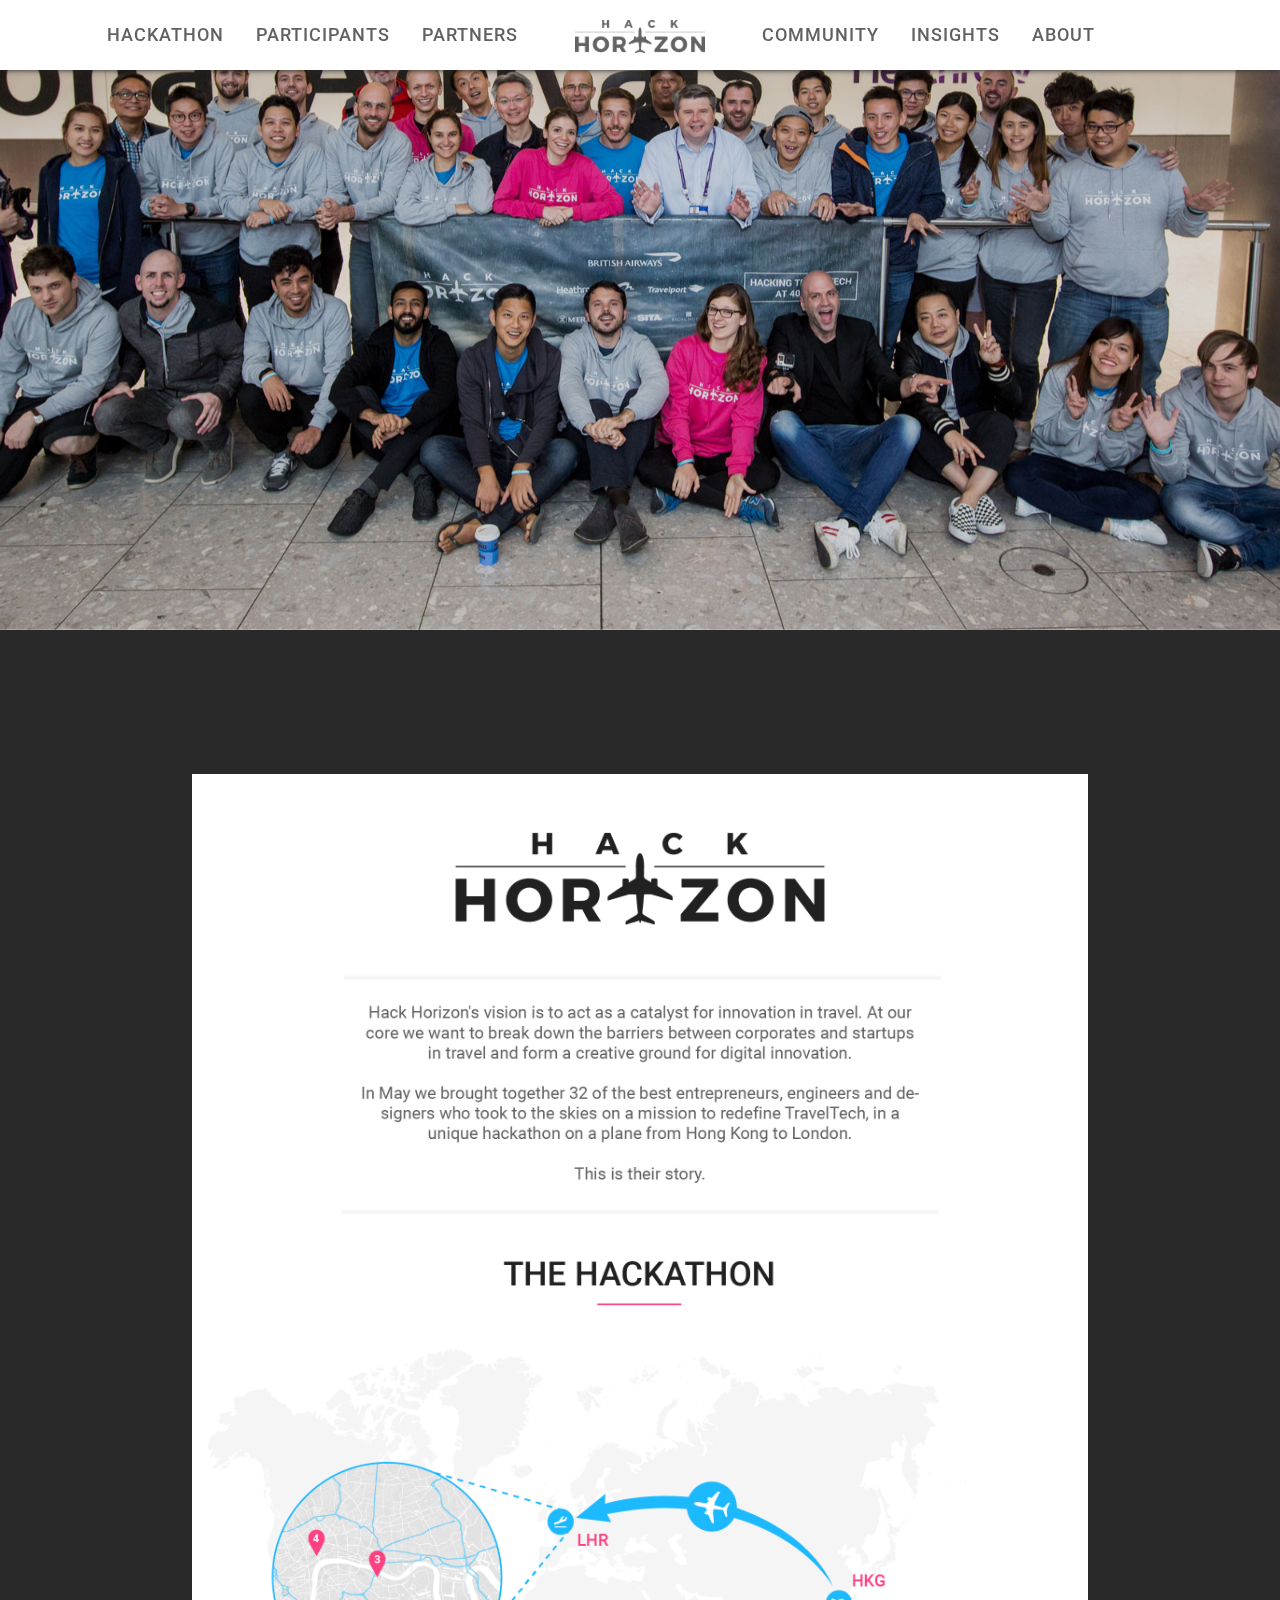
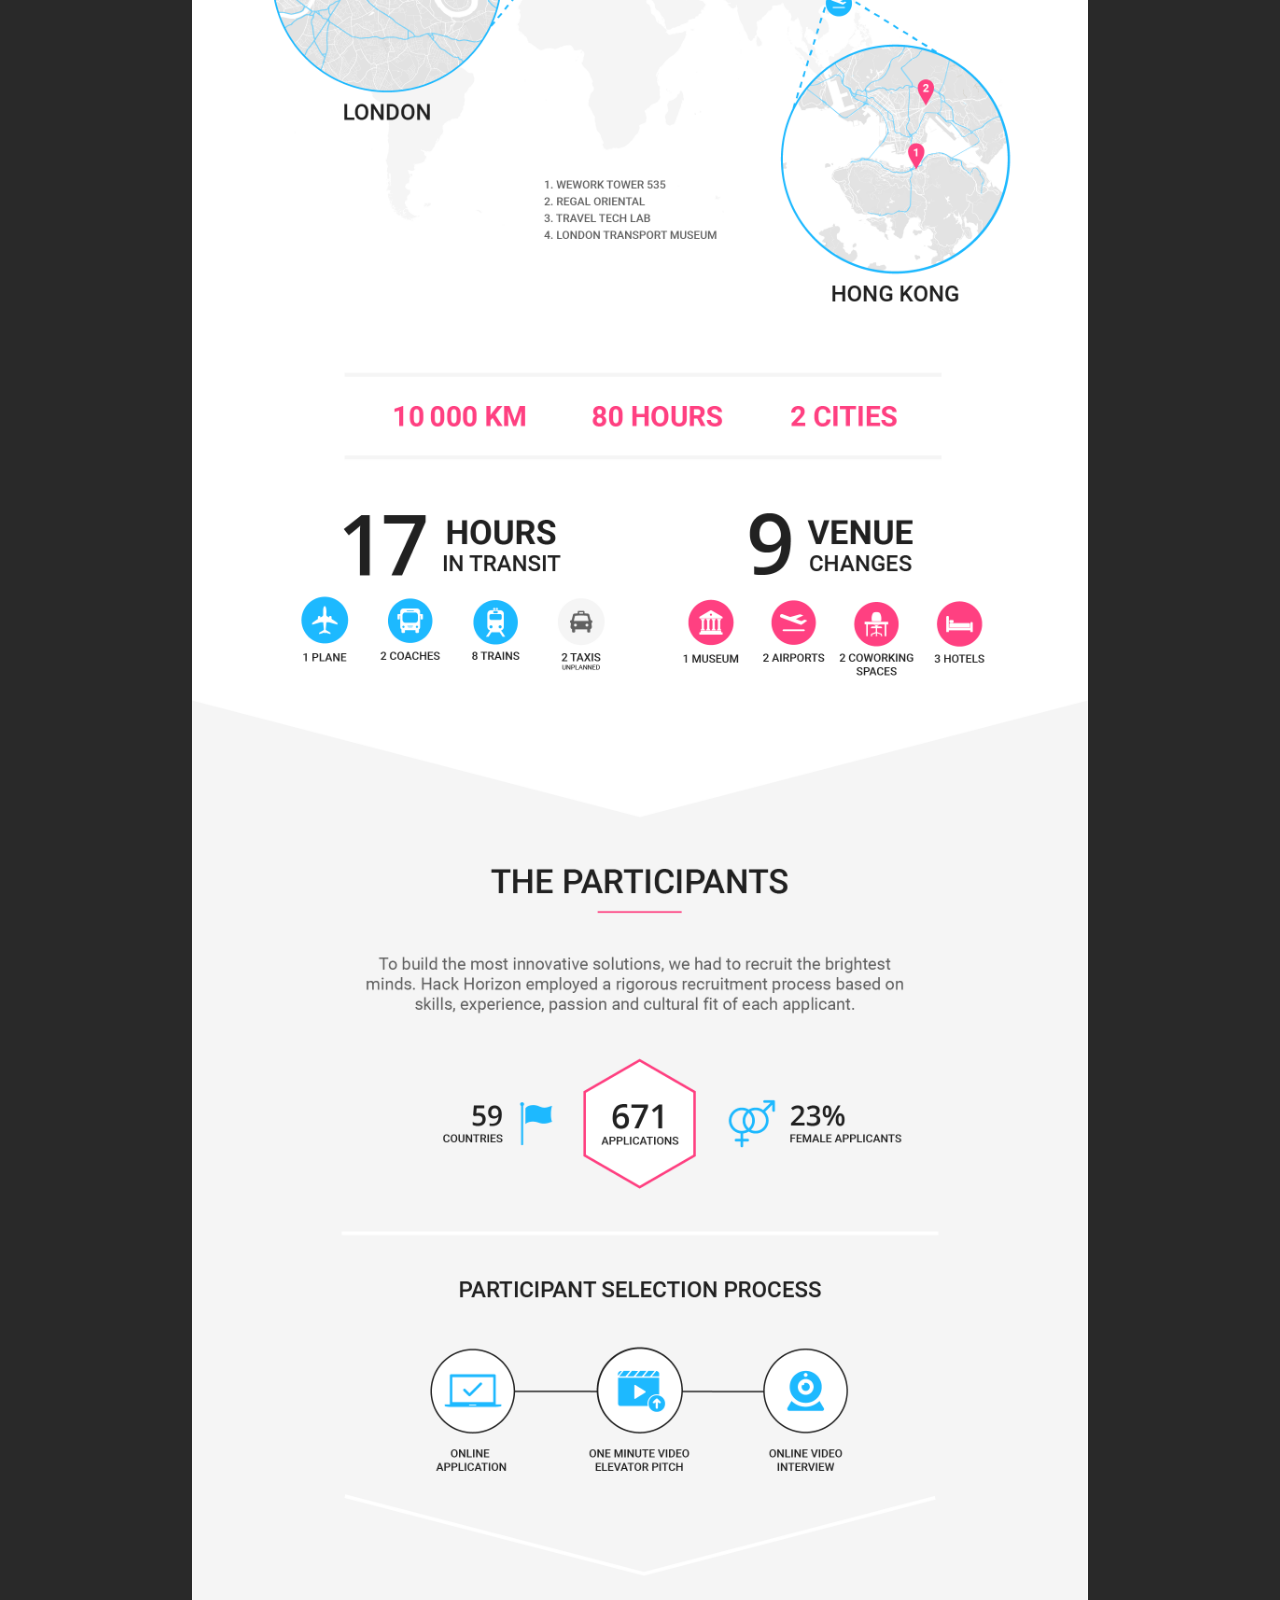
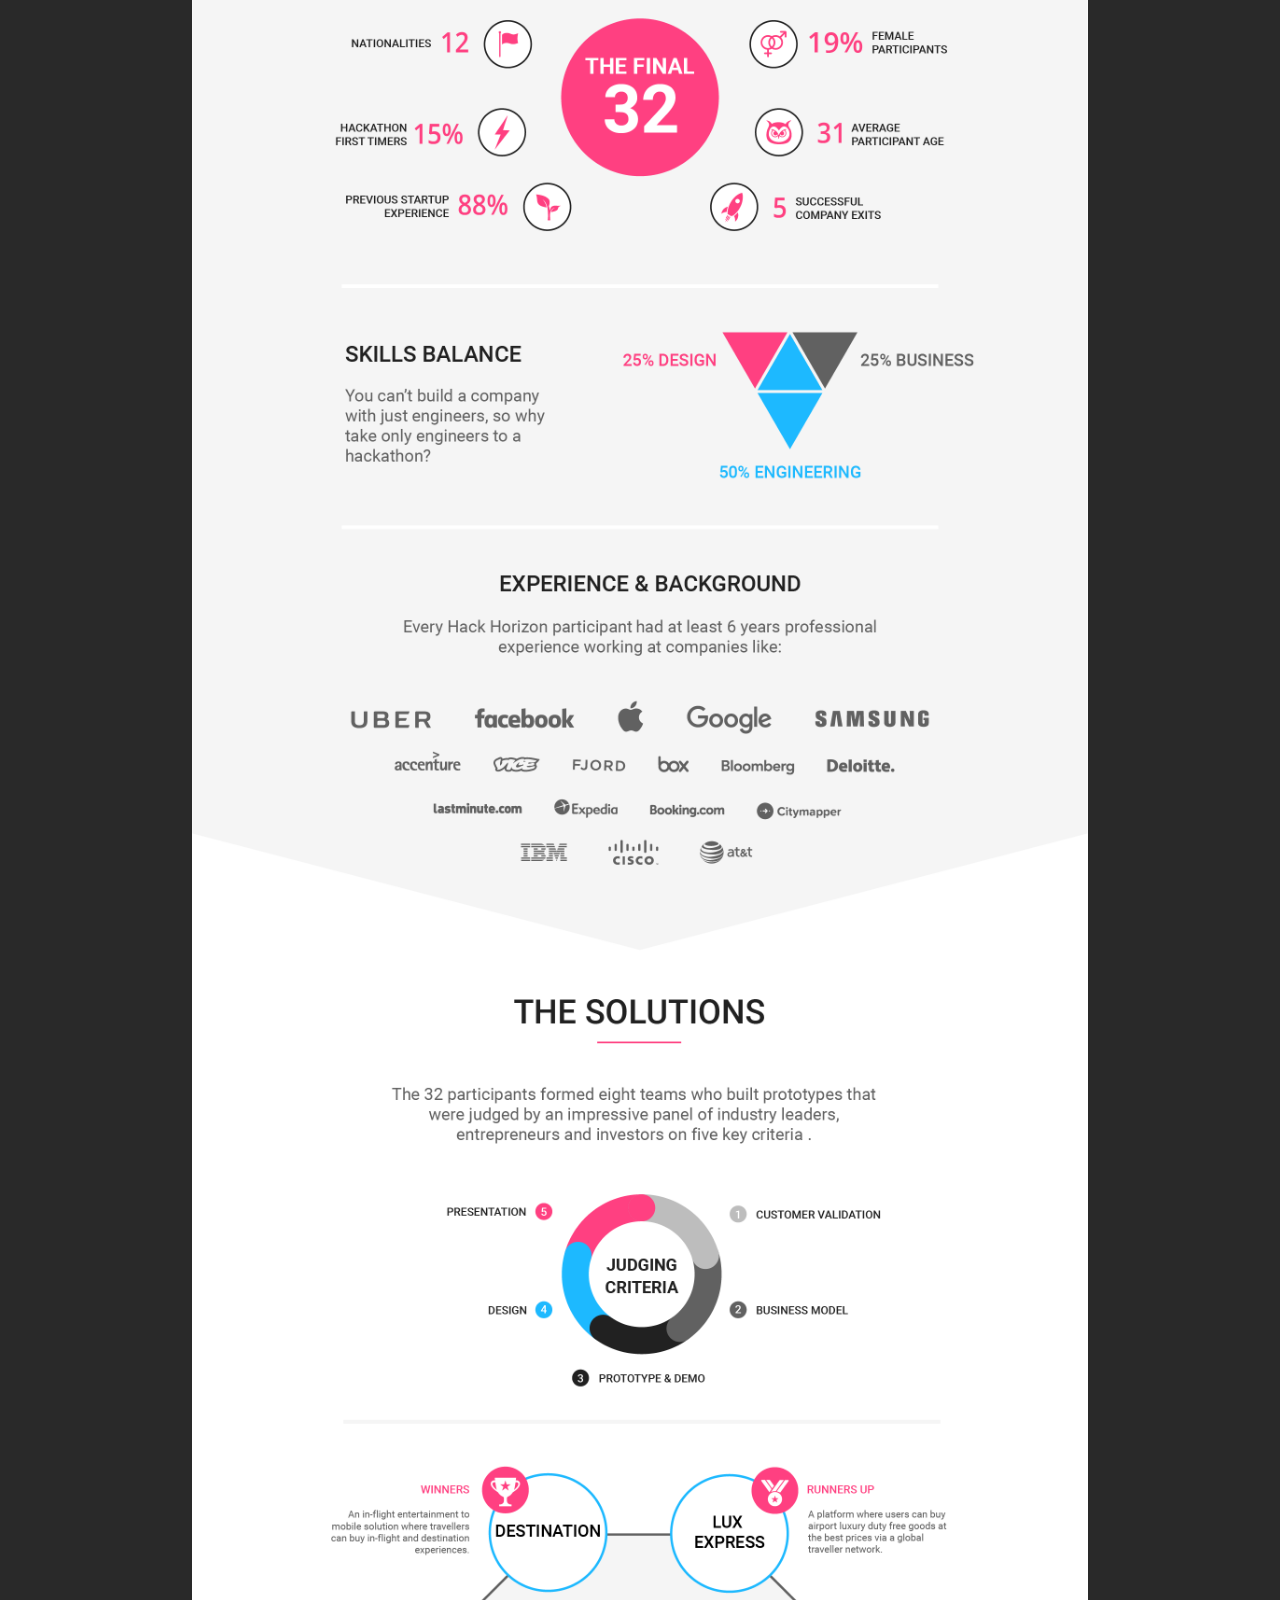
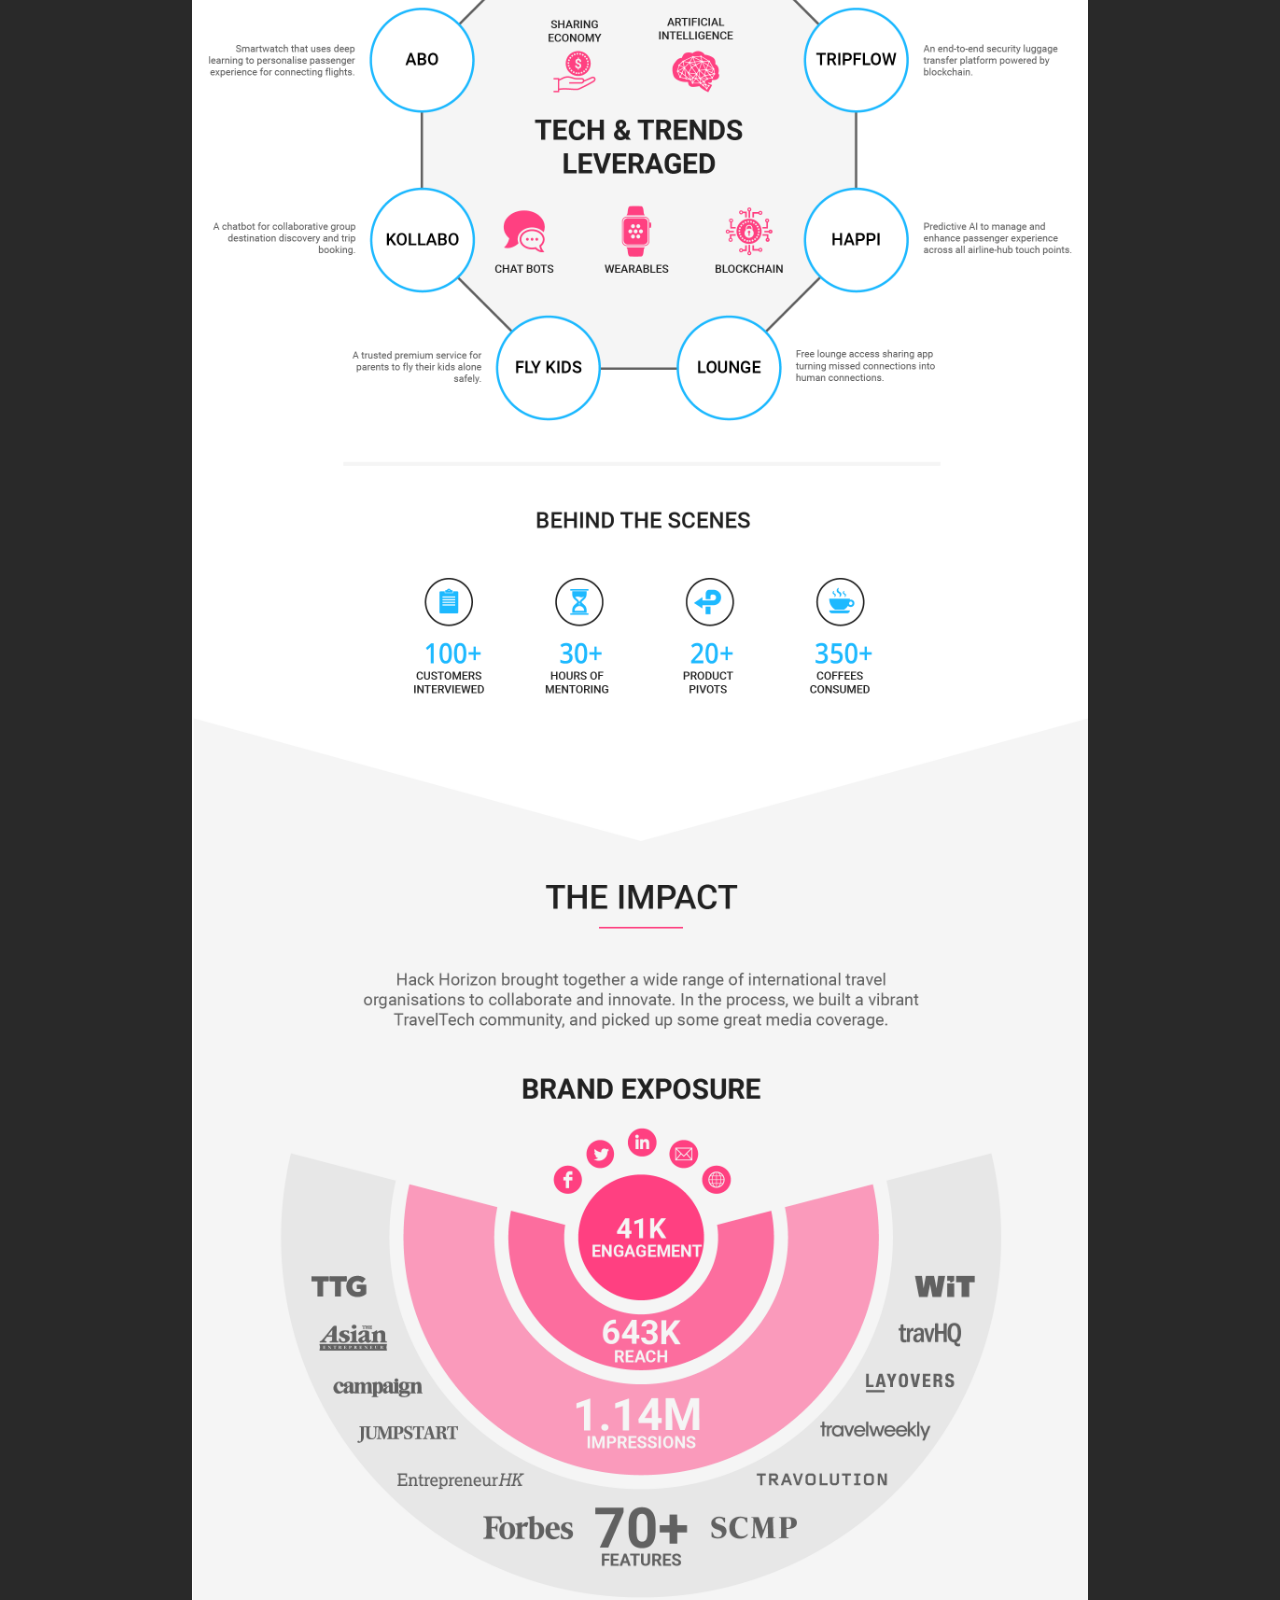
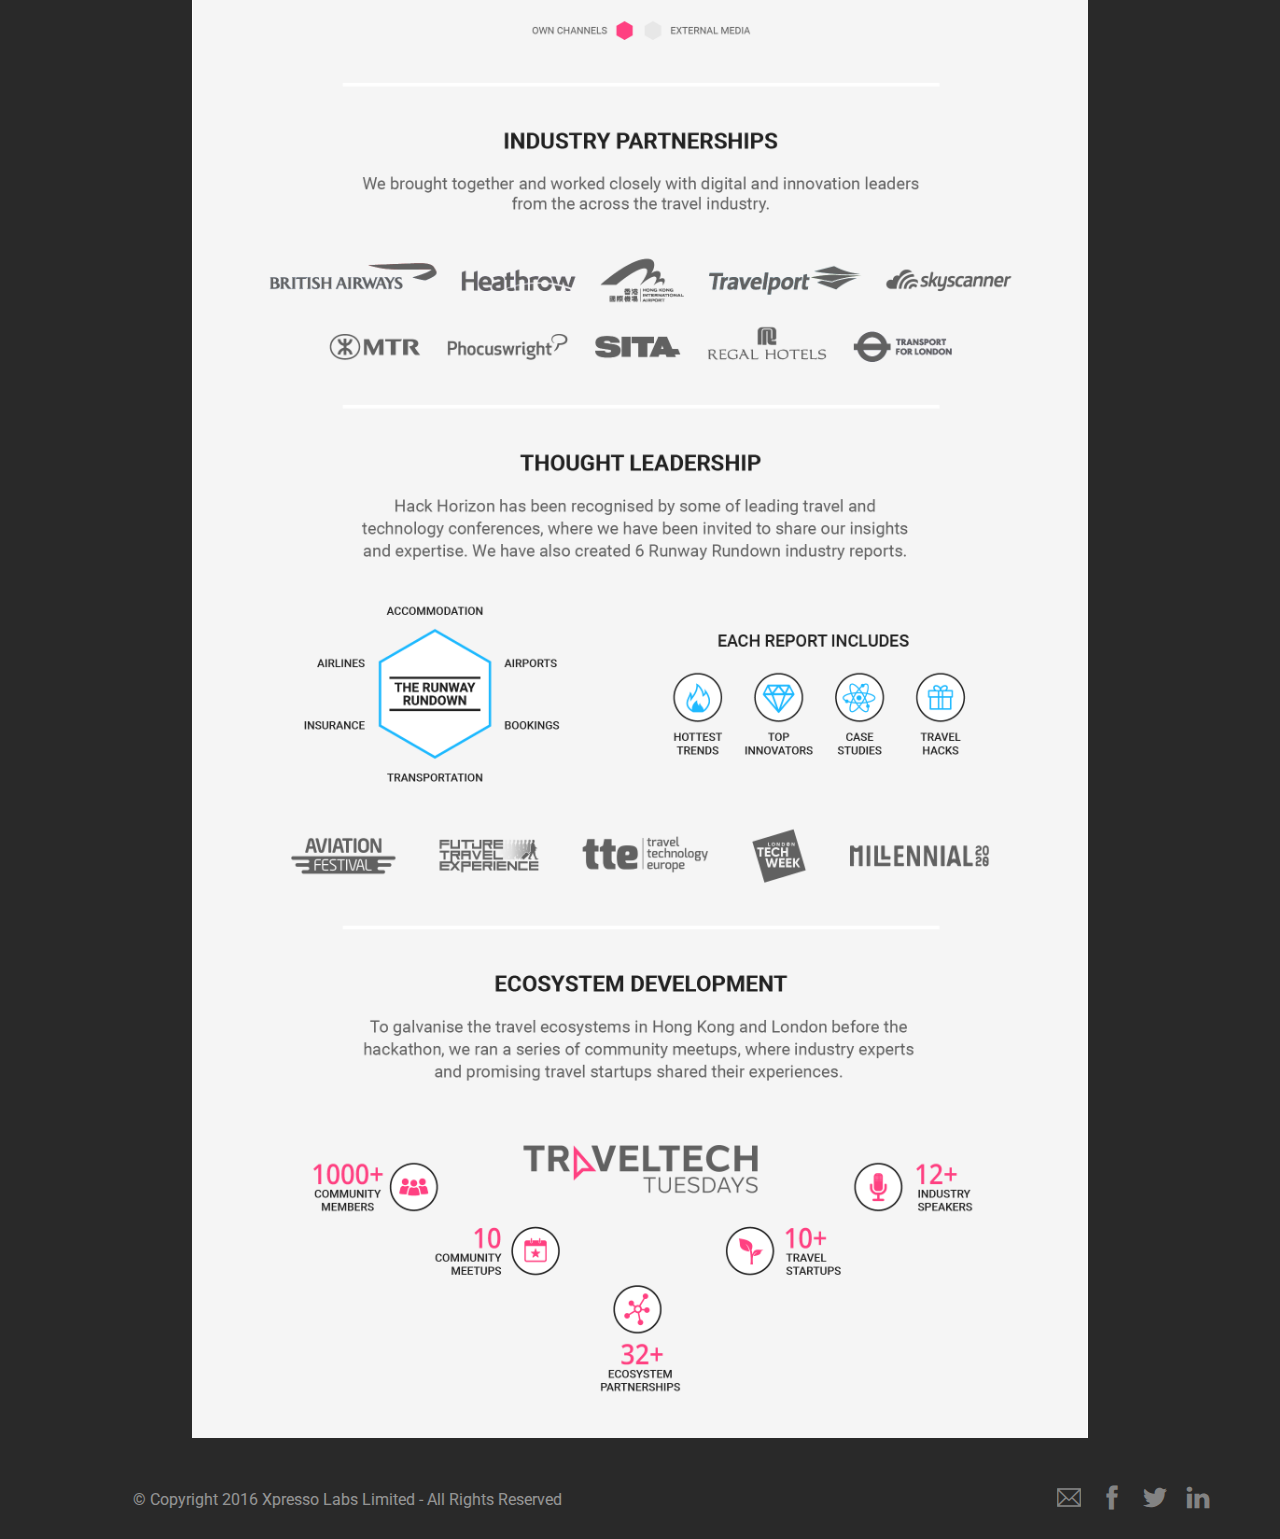
<file: infographic.html>
<!DOCTYPE html>
<html lang="en">
  <head>
    <title>Hack Horizon - The Story</title>
    <meta charset="utf-8">
    <!-- Open Graph Meta-Tags-->
    <meta property="og:title" content="Hack Horizon - The Story">
    <meta property="og:site_name" content="Hack Horizon">
    <meta property="og:url" content="http://www.hackhorizon.com/infographic">
    <meta property="og:description" content="Find out what happened to the 32 entrepreneurs, developers and designers who took part in the first ever inflight hackathon from Hong Kong to London.">
    <meta property="og:type" content="website">
    <meta property="og:image" content="http://www.hackhorizon.com/img/info_meta.jpg">
    <meta name="description" content="Find out what happened to the 32 entrepreneurs, developers and designers who took part in the first ever inflight hackathon from Hong Kong to London.">
    <meta name="author" content="Kostadin Kolev">
    <!-- Twitter-->
    <meta name="twitter:card" content="summary">
    <meta name="twitter:url" content="http://www.hackhorizon.com/infographic">
    <meta name="twitter:title" content="Hack Horizon - The Story">
    <meta name="twitter:description" content="Find out what happened to the 32 entrepreneurs, developers and designers who took part in the first ever inflight hackathon from Hong Kong to London.">
    <meta name="twitter:image" content="http://www.hackhorizon.com/img/info_meta.jpg">
    <!-- LinkedIn Fix-->
    <meta prefix="og: http://ogp.me/ns#" property="og:title" content="Hack Horizon">
    <meta prefix="og: http://ogp.me/ns#" property="og:type" content="website">
    <meta prefix="og: http://ogp.me/ns#" property="og:image" content="http://www.hackhorizon.com/img/info_meta.jpg">
    <meta prefix="og: http://ogp.me/ns#" property="og:url" content="http://www.hackhorizon.com/infographic">
    <!-- Google  -->
    <meta name="google-site-verification" content="7b1NR2hkbM8tSikmIyOuY9KomX2mYdEgdR6punOeyzs">
    <meta name="google-site-verification" content="Eo4c7vHQRKVE4sOLhfu-dsiCqSdJgf1WzOLA8rTqN9s">
    <link rel="apple-touch-icon" sizes="57x57" href="/apple-icon-57x57.png">
    <link rel="apple-touch-icon" sizes="60x60" href="/apple-icon-60x60.png">
    <link rel="apple-touch-icon" sizes="72x72" href="/apple-icon-72x72.png">
    <link rel="apple-touch-icon" sizes="76x76" href="/apple-icon-76x76.png">
    <link rel="apple-touch-icon" sizes="114x114" href="/apple-icon-114x114.png">
    <link rel="apple-touch-icon" sizes="120x120" href="/apple-icon-120x120.png">
    <link rel="apple-touch-icon" sizes="144x144" href="/apple-icon-144x144.png">
    <link rel="apple-touch-icon" sizes="152x152" href="/apple-icon-152x152.png">
    <link rel="apple-touch-icon" sizes="180x180" href="/apple-icon-180x180.png">
    <link rel="icon" type="image/png" sizes="192x192" href="/android-icon-192x192.png">
    <link rel="icon" type="image/png" sizes="32x32" href="/favicon-32x32.png">
    <link rel="icon" type="image/png" sizes="96x96" href="/favicon-96x96.png">
    <link rel="icon" type="image/png" sizes="16x16" href="/favicon-16x16.png">
    <link rel="manifest" href="/manifest.json">
    <meta name="msapplication-TileColor" content="#ffffff">
    <meta name="msapplication-TileImage" content="/ms-icon-144x144.png">
    <meta name="theme-color" content="#ffffff">
    <meta name="viewport" content="width=device-width, initial-scale=1.0">
    <link href="css/pe-icon-7-stroke.css" rel="stylesheet" type="text/css" media="all">
    <link href="css/et-line-icons.css" rel="stylesheet" type="text/css" media="all">
    <link href="css/font-awesome.min.css" rel="stylesheet" type="text/css" media="all">
    <link href="css/themify-icons.css" rel="stylesheet" type="text/css" media="all">
    <link href="css/bootstrap.css" rel="stylesheet" type="text/css" media="all">
    <link href="css/flexslider.css" rel="stylesheet" type="text/css" media="all">
    <link href="css/theme.css" rel="stylesheet" type="text/css" media="all">
    <link href="css/info.css" rel="stylesheet" type="text/css" media="all">
    <link href="http://fonts.googleapis.com/css?family=Lato:300,400%7CRaleway:100,400,300,500,600,700%7COpen+Sans:400,500,600" rel="stylesheet" type="text/css">
    <link href="http://fonts.googleapis.com/css?family=Roboto:100,300,400,600,700" rel="stylesheet" type="text/css">
    <link href="css/font-roboto.css" rel="stylesheet" type="text/css">
    <!-- Facebook Pixel Code-->
    <script>
      !function(f,b,e,v,n,t,s){if(f.fbq)return;n=f.fbq=function(){n.callMethod?
      n.callMethod.apply(n,arguments):n.queue.push(arguments)};if(!f._fbq)f._fbq=n;
      n.push=n;n.loaded=!0;n.version='2.0';n.queue=[];t=b.createElement(e);t.async=!0;
      t.src=v;s=b.getElementsByTagName(e)[0];s.parentNode.insertBefore(t,s)}(window,
      document,'script','https://connect.facebook.net/en_US/fbevents.js');
      fbq('init', '219601215181154'); // Insert your pixel ID here.
      fbq('track', 'PageView');
    </script>
    <noscript><img height="1" width="1" style="display:none" src="https://www.facebook.com/tr?id=219601215181154&amp;ev=PageView&amp;noscript=1"></noscript>
    <!-- DO NOT MODIFY-->
    <!-- End Facebook Pixel Code-->
    <!-- Google Tag Manager-->
    <script>
      (function(w,d,s,l,i){w[l]=w[l]||[];w[l].push({'gtm.start':
      new Date().getTime(),event:'gtm.js'});var f=d.getElementsByTagName(s)[0],
      j=d.createElement(s),dl=l!='dataLayer'?'&l='+l:'';j.async=true;j.src=
      'https://www.googletagmanager.com/gtm.js?id='+i+dl;f.parentNode.insertBefore(j,f);
      })(window,document,'script','dataLayer','GTM-5M864QM');
      
    </script>
    <!-- Google Analytics-->
    <script>
      (function(i,s,o,g,r,a,m){i['GoogleAnalyticsObject']=r;i[r]=i[r]||function(){
      (i[r].q=i[r].q||[]).push(arguments)},i[r].l=1*new Date();a=s.createElement(o),
      m=s.getElementsByTagName(o)[0];a.async=1;a.src=g;m.parentNode.insertBefore(a,m)
      })(window,document,'script','https://www.google-analytics.com/analytics.js','ga');
      ga('create', 'UA-43203720-4', 'auto');
      ga('send', 'pageview');
      
    </script>
    <body class="scroll-assist">
      <header>
        <div class="nav_bar">
          <div class="nav-container">
            <nav class="scrolled">
              <div class="nav-bar text-center">
                <div class="col-md-2 col-md-push-5 on_top">
                  <div class="col-sm-12 text-center"><a href="index.html"><img id="plane_logo" alt="Hack Horizon Logo" src="img/logo_dark.png"></a></div>
                </div>
                <div class="col-sm-12 col-md-5 col-md-pull-2 overflow-hidden-xs nav_bar_open menu_list">
                  <ul class="menu inline-block pull-right">
                    <li><a id="top_link" href="index.html#about" class="inner-link">HACKATHON</a></li>
                    <li><a href="index.html#Final32" class="inner-link">Participants</a></li>
                    <li><a href="index.html#partners" class="inner-link">PARTNERS</a></li>
                  </ul>
                </div>
                <div class="col-sm-12 col-md-5 pb-xs-24 nav_bar_open menu_list">
                  <ul class="menu">
                    <li><a href="traveltechtuesdays.html">Community</a></li>
                    <li><a href="runwayrundown.html">Insights</a></li>
                    <li><a href="about.html">About</a></li>
                  </ul>
                </div>
                <div id="social_nav" class="col-md-4 col-md-offset-4">
                  <ul class="list-inline social-list">
                    <li><a href="mailto:team@hackhorizon.com"><i class="ti ti-email icon-sm"></i></a></li>
                    <li><a href="https://www.facebook.com/hackhorizon" target="_blank"><i class="ti-facebook icon-sm"></i></a></li>
                    <li><a href="https://www.twitter.com/hackhorizon" target="_blank"><i class="ti-twitter-alt icon-sm"></i></a></li>
                    <li><a href="https://www.linkedin.com/company/hack-horizon" target="_blank"><i class="ti-linkedin icon-sm"></i></a></li>
                  </ul>
                </div>
              </div>
              <div class="module widget-handle mobile-toggle right visible-sm visible-xs absolute-xs on_top"><i class="ti-menu"></i></div>
            </nav>
          </div>
        </div>
      </header>
      <div class="main-container">
        <section id="top_cover" class="cover in-page-link"></section>
        <section class="bg-dark"><img id="infographic" alt="Hack Horizon Infographic" src="img/info_full.png"></section>
        <footer class="footer-2 text-center-xs bg-dark">
          <div class="container">
            <div class="row">
              <div class="col-sm-6 text-center">
                <p>© Copyright 2016 Xpresso Labs Limited - All Rights Reserved</p>
              </div>
              <div class="col-sm-6 text-right text-center-xs">
                <ul class="list-inline social-list">
                  <li><a href="mailto:team@hackhorizon.com"><i class="ti ti-email icon-sm"></i></a></li>
                  <li><a href="https://www.facebook.com/hackhorizon" target="_blank"><i class="ti-facebook icon-sm"></i></a></li>
                  <li><a href="https://www.twitter.com/hackhorizon" target="_blank"><i class="ti-twitter-alt icon-sm"></i></a></li>
                  <li><a href="https://www.linkedin.com/company/hack-horizon" target="_blank"><i class="ti-linkedin icon-sm"></i></a></li>
                </ul>
              </div>
            </div>
          </div>
        </footer>
      </div>
    </body>
    <!-- Google Tag Manager (noscript)-->
    <noscript>
      <iframe src="https://www.googletagmanager.com/ns.html?id=GTM-5M864QM" height="0" width="0" style="display:none;visibility:hidden"></iframe>
    </noscript>
    <!-- End Google Tag Manager (noscript)-->
    <script src="js/jquery.min.js"></script>
    <script src="js/bootstrap.min.js"></script>
    <script src="js/flexslider.min.js"></script>
    <script src="js/masonry.min.js"></script>
    <script src="js/twitterfetcher.min.js">   </script>
    <script src="js/smooth-scroll.min.js"></script>
    <script src="js/parallax.min.js"></script>
    <script src="js/scripts.js"></script>
    <script src="js/custom.js"></script>
  </head>
</html>
</file>
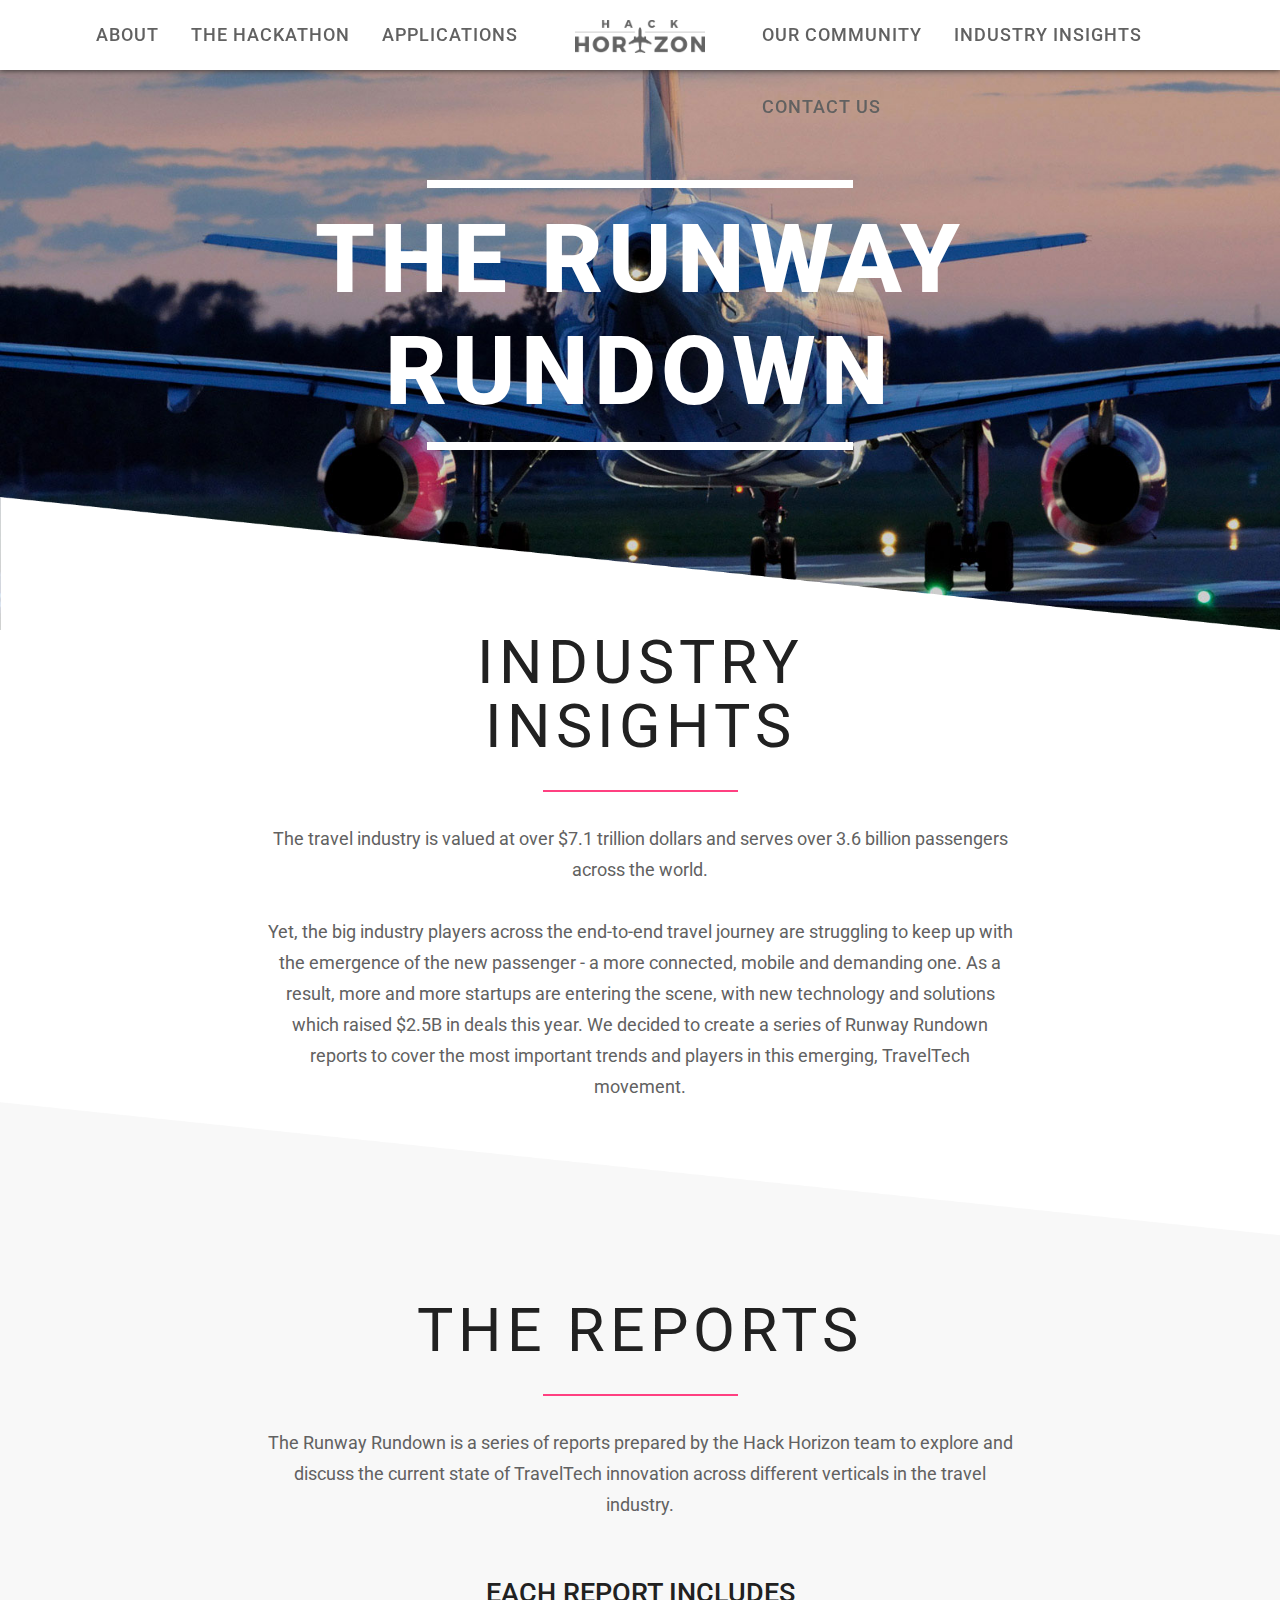
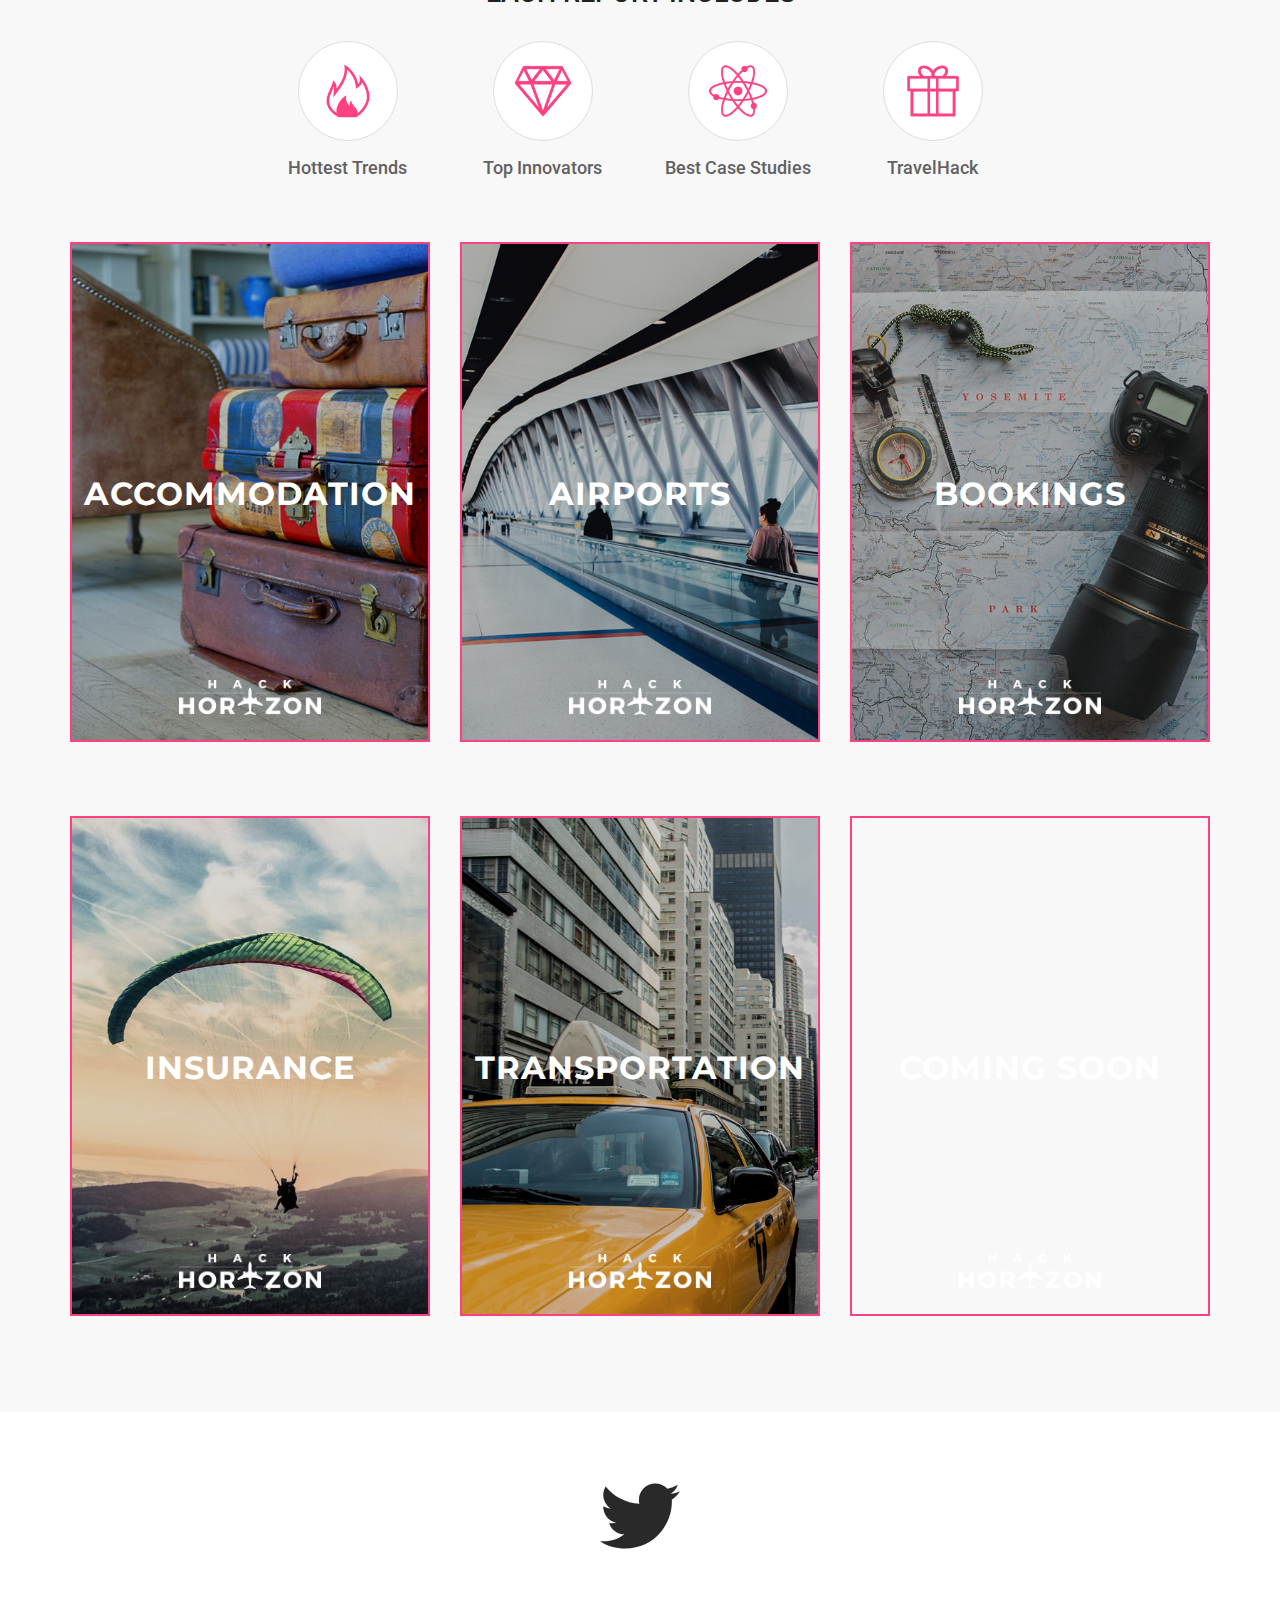
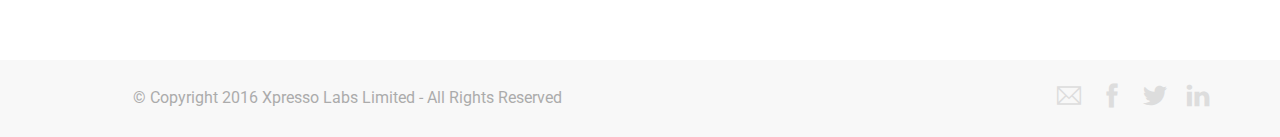
<file: RunwayRundown.html>
<!DOCTYPE html>
<html lang="en">
  <head>
    <title>Hack Horizon - Press Page</title>
    <meta charset="utf-8">
    <!-- Open Graph Meta-Tags-->
    <meta property="og:title" content=" Hack Horizon - TravelTech hackathon on a plane from Hong Kong to London.">
    <meta property="og:site_name" content="Hack Horizon">
    <meta property="og:url" content="http://www.hackhorizon.com">
    <meta property="og:description" content="A hackathon on an airplane taking 32 of best entrepreneurs, engineers and designers from Hong Kong to London, on a mission to redefine TravelTech.">
    <meta property="og:type" content="website">
    <meta property="og:image" content="http://www.hackhorizon.com/img/plane_runway_meta.jpg">
    <meta name="description" content="A hackathon on an airplane taking 32 of best entrepreneurs, engineers and designers from Hong Kong to London, on a mission to redefine TravelTech.">
    <meta name="author" content="Kostadin Kolev">
    <link rel="canonical" href="http://www.hackhorizon.com">
    <!-- Twitter-->
    <meta name="twitter:card" content="summary">
    <meta name="twitter:url" content="http://www.hackhorizon.com">
    <meta name="twitter:title" content="Hack Horizon">
    <meta name="twitter:description" content="A hackathon on an airplane taking 32 of best entrepreneurs, engineers and designers from Hong Kong to London, on a mission to redefine TravelTech.">
    <meta name="twitter:image" content="http://www.hackhorizon.com/img/plane_runway_meta.jpg">
    <!-- LinkedIn Fix-->
    <meta prefix="og: http://ogp.me/ns#" property="og:title" content="Hack Horizon">
    <meta prefix="og: http://ogp.me/ns#" property="og:type" content="website">
    <meta prefix="og: http://ogp.me/ns#" property="og:image" content="http://www.hackhorizon.com/img/plane_runway_meta.jpg">
    <meta prefix="og: http://ogp.me/ns#" property="og:url" content="http://www.hackhorizon.com">
    <!-- Google  -->
    <meta name="google-site-verification" content="7b1NR2hkbM8tSikmIyOuY9KomX2mYdEgdR6punOeyzs">
    <meta name="google-site-verification" content="Eo4c7vHQRKVE4sOLhfu-dsiCqSdJgf1WzOLA8rTqN9s">
    <link rel="apple-touch-icon" sizes="57x57" href="/apple-icon-57x57.png">
    <link rel="apple-touch-icon" sizes="60x60" href="/apple-icon-60x60.png">
    <link rel="apple-touch-icon" sizes="72x72" href="/apple-icon-72x72.png">
    <link rel="apple-touch-icon" sizes="76x76" href="/apple-icon-76x76.png">
    <link rel="apple-touch-icon" sizes="114x114" href="/apple-icon-114x114.png">
    <link rel="apple-touch-icon" sizes="120x120" href="/apple-icon-120x120.png">
    <link rel="apple-touch-icon" sizes="144x144" href="/apple-icon-144x144.png">
    <link rel="apple-touch-icon" sizes="152x152" href="/apple-icon-152x152.png">
    <link rel="apple-touch-icon" sizes="180x180" href="/apple-icon-180x180.png">
    <link rel="icon" type="image/png" sizes="192x192" href="/android-icon-192x192.png">
    <link rel="icon" type="image/png" sizes="32x32" href="/favicon-32x32.png">
    <link rel="icon" type="image/png" sizes="96x96" href="/favicon-96x96.png">
    <link rel="icon" type="image/png" sizes="16x16" href="/favicon-16x16.png">
    <link rel="manifest" href="/manifest.json">
    <meta name="msapplication-TileColor" content="#ffffff">
    <meta name="msapplication-TileImage" content="/ms-icon-144x144.png">
    <meta name="theme-color" content="#ffffff">
    <meta name="viewport" content="width=device-width, initial-scale=1.0">
    <link href="css/pe-icon-7-stroke.css" rel="stylesheet" type="text/css" media="all">
    <link href="css/et-line-icons.css" rel="stylesheet" type="text/css" media="all">
    <link href="css/font-awesome.min.css" rel="stylesheet" type="text/css" media="all">
    <link href="css/themify-icons.css" rel="stylesheet" type="text/css" media="all">
    <link href="css/bootstrap.css" rel="stylesheet" type="text/css" media="all">
    <link href="css/flexslider.css" rel="stylesheet" type="text/css" media="all">
    <link href="css/theme.css" rel="stylesheet" type="text/css" media="all">
    <link href="css/rr.css" rel="stylesheet" type="text/css" media="all">
    <link href="http://fonts.googleapis.com/css?family=Lato:300,400%7CRaleway:100,400,300,500,600,700%7COpen+Sans:400,500,600" rel="stylesheet" type="text/css">
    <link href="http://fonts.googleapis.com/css?family=Roboto:100,300,400,600,700" rel="stylesheet" type="text/css">
    <link href="css/font-roboto.css" rel="stylesheet" type="text/css">
    <script>
      (function(i,s,o,g,r,a,m){i['GoogleAnalyticsObject']=r;i[r]=i[r]||function(){
      (i[r].q=i[r].q||[]).push(arguments)},i[r].l=1*new Date();a=s.createElement(o),
      m=s.getElementsByTagName(o)[0];a.async=1;a.src=g;m.parentNode.insertBefore(a,m)
      })(window,document,'script','https://www.google-analytics.com/analytics.js','ga');
      ga('create', 'UA-43203720-4', 'auto');
      ga('send', 'pageview');
      
    </script>
    <body class="scroll-assist">
      <header>
        <div class="nav_bar">
          <div class="nav-container">
            <nav class="scrolled">
              <div class="nav-bar text-center">
                <div class="col-md-2 col-md-push-5 on_top">
                  <div class="col-sm-12 text-center"><a href="index.html"><img id="plane_logo" alt="Hack Horizon Logo" src="img/logo_dark.png"></a></div>
                </div>
                <div class="col-sm-12 col-md-5 col-md-pull-2 overflow-hidden-xs nav_bar_open">
                  <ul class="menu inline-block pull-right">
                    <li><a id="top_link" href="index.html#about" class="inner-link">ABOUT</a></li>
                    <li><a href="index.html#the_hack" class="inner-link">THE HACKATHON</a></li>
                    <li><a href="index.html#apply" class="inner-link">APPLICATIONS</a></li>
                  </ul>
                </div>
                <div class="col-sm-12 col-md-5 pb-xs-24 nav_bar_open">
                  <ul class="menu">
                    <li> <a href="traveltechtuesdays.html" class="inner-link">OUR COMMUNITY</a></li>
                    <li><a href="runwayrundown.html" class="inner-link">INDUSTRY INSIGHTS</a></li>
                    <li><a href="index.html#team" class="inner-link">CONTACT US</a></li>
                  </ul>
                </div>
                <div id="social_nav" class="col-md-4 col-md-offset-4">
                  <ul class="list-inline social-list">
                    <li><a href="mailto:team@hackhorizon.com"><i class="ti ti-email icon-sm"></i></a></li>
                    <li><a href="https://www.facebook.com/hackhorizon" target="_blank"><i class="ti-facebook icon-sm"></i></a></li>
                    <li><a href="https://www.twitter.com/hackhorizon" target="_blank"><i class="ti-twitter-alt icon-sm"></i></a></li>
                    <li><a href="https://www.linkedin.com/company/hack-horizon" target="_blank"><i class="ti-linkedin icon-sm"></i></a></li>
                  </ul>
                </div>
              </div>
            </nav>
          </div>
          <div class="module widget-handle mobile-toggle right visible-sm visible-xs absolute-xs on_top"><i class="ti-menu"></i></div>
        </div>
      </header>
      <div class="main-container">
        <section id="top_cover" class="cover in-page-link">
          <div class="container diagonal_up">
            <div class="row">
              <div id="cover_border_top" class="col-md-4 col-md-offset-4 col-xs-8 col-xs-offset-2"></div>
            </div>
            <div class="row">
              <div class="col-md-8 col-md-offset-2 text-center">
                <h1>
                   
                  THE RUNWAY <br>RUNDOWN 
                </h1>
              </div>
            </div>
            <div class="row">
              <div id="cover_border_bottom" class="col-md-4 col-md-offset-4 col-xs-8 col-xs-offset-2"></div>
            </div>
          </div>
        </section>
        <section>
          <div class="container">
            <div class="row">
              <div class="col-md-10 col-md-offset-1 text-center">
                <h1>
                   
                  INDUSTRY<br>INSIGHTS 
                </h1>
              </div>
            </div>
            <div class="row">
              <div id="about_border" class="col-md-2 col-md-offset-5 col-xs-8 col-xs-offset-2"></div>
            </div>
            <div class="row">   
              <div class="col-md-8 col-md-offset-2 text-center">
                <p>The travel industry is valued at over $7.1 trillion dollars and serves over 3.6 billion passengers across the world.<br><br>Yet, the big industry players across the end-to-end travel journey are struggling to keep up with the emergence of the new passenger - a more connected, mobile and demanding one. As a result,  more and more startups are entering the scene,  with new technology and solutions which raised $2.5B in deals this year. We decided to create a series of Runway Rundown reports to cover the most important trends and players in  this emerging, TravelTech movement.</p>
              </div>
            </div>
          </div>
        </section>
        <section id="reports" class="diagonal_down bg-secondary">
          <div class="container">
            <div class="row">
              <div class="col-md-10 col-md-offset-1 text-center">
                <h1>
                   
                  The Reports
                </h1>
              </div>
            </div>
            <div class="row">
              <div id="about_border" class="col-md-2 col-md-offset-5 col-xs-8 col-xs-offset-2"></div>
            </div>
            <div class="row">
              <div class="col-md-8 col-md-offset-2">       
                <p>The Runway Rundown is a series of reports prepared by the Hack Horizon team to explore and discuss the current state of TravelTech innovation across different verticals in the travel industry. </p>
                <h2>Each Report Includes                        </h2>
              </div>
            </div>
            <div class="row">
              <div class="col-md-2 col-md-offset-2 col-xs-6 report_item"><img alt="Industry Trends" src="img/Trends.png">
                <p>Hottest Trends</p>
              </div>
              <div class="col-md-2 col-xs-6 report_item"><img alt="Innovators" src="img/Innovators.png">
                <p>Top Innovators</p>
              </div>
              <div class="col-md-2 col-xs-6 report_item"><img alt="Case Studies" src="img/CaseStudies.png">
                <p>Best Case Studies</p>
              </div>
              <div class="col-md-2 col-xs-6 report_item"><img alt="TravelHack" src="img/TravelHack.png">
                <p>TravelHack</p>
              </div>
            </div>
            <div class="row">
              <div class="col-md-4 accommodation">
                <div class="modal-container">
                  <div class="report report_cover btn-modal">                   
                    <h1>Accommodation</h1><img alt="Hack Horizon Logo" src="img/logo_white.png" class="report_logo">
                    <div class="foundry_modal">                                
                      <div class="row">
                        <div class="col-md-5">
                          <div class="report accommodation_small">                   
                            <h1>Accommodation</h1><img alt="Hack Horizon Logo" src="img/logo_white.png" class="report_logo">
                          </div>
                        </div>
                        <div class="col-md-7 text-center">
                          <h2>
                             
                            ACCOMMODATION REPORT
                          </h2>
                          <div id="about_border" class="col-md-2 col-md-offset-5 col-xs-8 col-xs-offset-2"></div>
                          <div class="col-md-10 col-md-offset-1">
                            <p>From hotels and hostels, the art of housing people over night has been one of the oldest trades in the world. But in the fast moving 21st Century, we look at the accommodation industry and ask...<br><br>How to survive in the Airbnb world?<br>What are Instagrammable hotels?<br>How technology redefines hotels?<br>How to get late check out time in a hotel?</p>
                          </div>
                          <div class="sign_up_form">
                            <div class="col-md-10 col-md-offset-1 col-sm-10 col-sm-offset-1">
                              <form data-success="Thanks for signing up, we will be in touch shortly!" data-error="Please provide a valid email address." class="form-newsletter">
                                <input type="text" name="email" placeholder="Email Address" class="mb0 transparent validate-email validate-required signup-email-field">
                                <button type="submit" class="btn-white mb0">DOWNLOAD REPORT</button>
                                <iframe srcdoc="&lt;!-- Begin MailChimp Signup Form --&gt; &lt;link href=&quot;//cdn-images.mailchimp.com/embedcode/classic-10_7.css&quot; rel=&quot;stylesheet&quot; type=&quot;text/css&quot;&gt; &lt;style type=&quot;text/css&quot;&gt;     #mc_embed_signup{background:#fff; clear:left; font:14px Helvetica,Arial,sans-serif; }   /* Add your own MailChimp form style overrides in your site stylesheet or in this style block.     We recommend moving this block and the preceding CSS link to the HEAD of your HTML file. */ &lt;/style&gt; &lt;div id=&quot;mc_embed_signup&quot;&gt; &lt;form action=&quot;//hackhorizon.us14.list-manage.com/subscribe/post?u=dc998c584ca693456aadfab40&amp;amp;id=8adbeb1865&quot; method=&quot;post&quot; id=&quot;mc-embedded-subscribe-form&quot; name=&quot;mc-embedded-subscribe-form&quot; class=&quot;validate&quot; target=&quot;_blank&quot; novalidate&gt;     &lt;div id=&quot;mc_embed_signup_scroll&quot;&gt;    &lt;h2&gt;Subscribe to our mailing list&lt;/h2&gt; &lt;div class=&quot;indicates-required&quot;&gt;&lt;span class=&quot;asterisk&quot;&gt;*&lt;/span&gt; indicates required&lt;/div&gt; &lt;div class=&quot;mc-field-group&quot;&gt;    &lt;label for=&quot;mce-EMAIL&quot;&gt;Email Address  &lt;span class=&quot;asterisk&quot;&gt;*&lt;/span&gt; &lt;/label&gt;  &lt;input type=&quot;email&quot; value=&quot;&quot; name=&quot;EMAIL&quot; class=&quot;required email&quot; id=&quot;mce-EMAIL&quot;&gt; &lt;/div&gt; &lt;div class=&quot;mc-field-group&quot;&gt;    &lt;label for=&quot;mce-FNAME&quot;&gt;First Name &lt;/label&gt;  &lt;input type=&quot;text&quot; value=&quot;&quot; name=&quot;FNAME&quot; class=&quot;&quot; id=&quot;mce-FNAME&quot;&gt; &lt;/div&gt; &lt;div class=&quot;mc-field-group&quot;&gt;   &lt;label for=&quot;mce-LNAME&quot;&gt;Last Name &lt;/label&gt;   &lt;input type=&quot;text&quot; value=&quot;&quot; name=&quot;LNAME&quot; class=&quot;&quot; id=&quot;mce-LNAME&quot;&gt; &lt;/div&gt; &lt;div class=&quot;mc-field-group&quot;&gt;   &lt;label for=&quot;mce-MMERGE3&quot;&gt;Location &lt;/label&gt;  &lt;input type=&quot;text&quot; value=&quot;&quot; name=&quot;MMERGE3&quot; class=&quot;&quot; id=&quot;mce-MMERGE3&quot;&gt; &lt;/div&gt;    &lt;div id=&quot;mce-responses&quot; class=&quot;clear&quot;&gt;      &lt;div class=&quot;response&quot; id=&quot;mce-error-response&quot; style=&quot;display:none&quot;&gt;&lt;/div&gt;       &lt;div class=&quot;response&quot; id=&quot;mce-success-response&quot; style=&quot;display:none&quot;&gt;&lt;/div&gt;     &lt;/div&gt;    &lt;!-- real people should not fill this in and expect good things - do not remove this or risk form bot signups--&gt;     &lt;div style=&quot;position: absolute; left: -5000px;&quot; aria-hidden=&quot;true&quot;&gt;&lt;input type=&quot;text&quot; name=&quot;b_dc998c584ca693456aadfab40_c1cfe0b8c3&quot; tabindex=&quot;-1&quot; value=&quot;&quot;&gt;&lt;/div&gt;     &lt;div class=&quot;clear&quot;&gt;&lt;input type=&quot;submit&quot; value=&quot;Subscribe&quot; name=&quot;subscribe&quot; id=&quot;mc-embedded-subscribe&quot; class=&quot;button&quot;&gt;&lt;/div&gt;     &lt;/div&gt; &lt;/form&gt; &lt;/div&gt; &lt;script type='text/javascript' src='//s3.amazonaws.com/downloads.mailchimp.com/js/mc-validate.js'&gt;&lt;/script&gt;&lt;script type='text/javascript'&gt;(function($) {window.fnames = new Array(); window.ftypes = new Array();fnames[0]='EMAIL';ftypes[0]='email';fnames[1]='FNAME';ftypes[1]='text';fnames[2]='LNAME';ftypes[2]='text';fnames[3]='MMERGE3';ftypes[3]='text';}(jQuery));var $mcj = jQuery.noConflict(true);&lt;/script&gt; &lt;!--End mc_embed_signup--&gt;" class="mail-list-form"></iframe>
                              </form>
                            </div>
                          </div>
                        </div>
                      </div>
                    </div>
                  </div>
                </div>
              </div>
              <div class="col-md-4 airports">
                <div class="modal-container">
                  <div class="report report_cover btn-modal">                   
                    <h1>Airports</h1><img alt="Hack Horizon Logo" src="img/logo_white.png" class="report_logo">
                    <div class="foundry_modal">                                  
                      <div class="row">
                        <div class="col-md-5">
                          <div class="report airports_small">                   
                            <h1>Airports</h1><img alt="Hack Horizon Logo" src="img/logo_white.png" class="report_logo">
                          </div>
                        </div>
                        <div class="col-md-7 text-center">
                          <h2>
                             
                            AIRPORTS REPORT
                          </h2>
                          <div id="about_border" class="col-md-2 col-md-offset-5 col-xs-8 col-xs-offset-2"></div>
                          <div class="col-md-10 col-md-offset-1">
                            <p>Airports are at the heart of travel and act as the connecting hubs between cities and countries, and as more and more airports look to expand, we can explore...<br><br>How Taiwan designed a smart Terminal? <br>What are world’s most innovative airports?<br>What does “terminal bliss” mean?<br>Get WiFi access codes for most of the airports!</p>
                          </div>
                          <div class="sign_up_form">
                            <div class="col-md-10 col-md-offset-1 col-sm-10 col-sm-offset-1">
                              <form data-success="Thanks for signing up, we will be in touch shortly!" data-error="Please provide a valid email address." class="form-newsletter">
                                <input type="text" name="email" placeholder="Email Address" class="mb0 transparent validate-email validate-required signup-email-field">
                                <button type="submit" class="btn-white mb0">DOWNLOAD REPORT</button>
                                <iframe srcdoc="&lt;!-- Begin MailChimp Signup Form --&gt; &lt;link href=&quot;//cdn-images.mailchimp.com/embedcode/classic-10_7.css&quot; rel=&quot;stylesheet&quot; type=&quot;text/css&quot;&gt; &lt;style type=&quot;text/css&quot;&gt;     #mc_embed_signup{background:#fff; clear:left; font:14px Helvetica,Arial,sans-serif; }   /* Add your own MailChimp form style overrides in your site stylesheet or in this style block.     We recommend moving this block and the preceding CSS link to the HEAD of your HTML file. */ &lt;/style&gt; &lt;div id=&quot;mc_embed_signup&quot;&gt; &lt;form action=&quot;//hackhorizon.us14.list-manage.com/subscribe/post?u=dc998c584ca693456aadfab40&amp;amp;id=78b4a5bc66&quot; method=&quot;post&quot; id=&quot;mc-embedded-subscribe-form&quot; name=&quot;mc-embedded-subscribe-form&quot; class=&quot;validate&quot; target=&quot;_blank&quot; novalidate&gt;     &lt;div id=&quot;mc_embed_signup_scroll&quot;&gt;    &lt;h2&gt;Subscribe to our mailing list&lt;/h2&gt; &lt;div class=&quot;indicates-required&quot;&gt;&lt;span class=&quot;asterisk&quot;&gt;*&lt;/span&gt; indicates required&lt;/div&gt; &lt;div class=&quot;mc-field-group&quot;&gt;    &lt;label for=&quot;mce-EMAIL&quot;&gt;Email Address  &lt;span class=&quot;asterisk&quot;&gt;*&lt;/span&gt; &lt;/label&gt;  &lt;input type=&quot;email&quot; value=&quot;&quot; name=&quot;EMAIL&quot; class=&quot;required email&quot; id=&quot;mce-EMAIL&quot;&gt; &lt;/div&gt; &lt;div class=&quot;mc-field-group&quot;&gt;    &lt;label for=&quot;mce-FNAME&quot;&gt;First Name &lt;/label&gt;  &lt;input type=&quot;text&quot; value=&quot;&quot; name=&quot;FNAME&quot; class=&quot;&quot; id=&quot;mce-FNAME&quot;&gt; &lt;/div&gt; &lt;div class=&quot;mc-field-group&quot;&gt;   &lt;label for=&quot;mce-LNAME&quot;&gt;Last Name &lt;/label&gt;   &lt;input type=&quot;text&quot; value=&quot;&quot; name=&quot;LNAME&quot; class=&quot;&quot; id=&quot;mce-LNAME&quot;&gt; &lt;/div&gt; &lt;div class=&quot;mc-field-group&quot;&gt;   &lt;label for=&quot;mce-MMERGE3&quot;&gt;Location &lt;/label&gt;  &lt;input type=&quot;text&quot; value=&quot;&quot; name=&quot;MMERGE3&quot; class=&quot;&quot; id=&quot;mce-MMERGE3&quot;&gt; &lt;/div&gt;    &lt;div id=&quot;mce-responses&quot; class=&quot;clear&quot;&gt;      &lt;div class=&quot;response&quot; id=&quot;mce-error-response&quot; style=&quot;display:none&quot;&gt;&lt;/div&gt;       &lt;div class=&quot;response&quot; id=&quot;mce-success-response&quot; style=&quot;display:none&quot;&gt;&lt;/div&gt;     &lt;/div&gt;    &lt;!-- real people should not fill this in and expect good things - do not remove this or risk form bot signups--&gt;     &lt;div style=&quot;position: absolute; left: -5000px;&quot; aria-hidden=&quot;true&quot;&gt;&lt;input type=&quot;text&quot; name=&quot;b_dc998c584ca693456aadfab40_c1cfe0b8c3&quot; tabindex=&quot;-1&quot; value=&quot;&quot;&gt;&lt;/div&gt;     &lt;div class=&quot;clear&quot;&gt;&lt;input type=&quot;submit&quot; value=&quot;Subscribe&quot; name=&quot;subscribe&quot; id=&quot;mc-embedded-subscribe&quot; class=&quot;button&quot;&gt;&lt;/div&gt;     &lt;/div&gt; &lt;/form&gt; &lt;/div&gt; &lt;script type='text/javascript' src='//s3.amazonaws.com/downloads.mailchimp.com/js/mc-validate.js'&gt;&lt;/script&gt;&lt;script type='text/javascript'&gt;(function($) {window.fnames = new Array(); window.ftypes = new Array();fnames[0]='EMAIL';ftypes[0]='email';fnames[1]='FNAME';ftypes[1]='text';fnames[2]='LNAME';ftypes[2]='text';fnames[3]='MMERGE3';ftypes[3]='text';}(jQuery));var $mcj = jQuery.noConflict(true);&lt;/script&gt; &lt;!--End mc_embed_signup--&gt;" class="mail-list-form"></iframe>
                              </form>
                            </div>
                          </div>
                        </div>
                      </div>
                    </div>
                  </div>
                </div>
              </div>
              <div class="col-md-4 bookings">
                <div class="modal-container">
                  <div class="report report_cover btn-modal">                   
                    <h1>Bookings</h1><img alt="Hack Horizon Logo" src="img/logo_white.png" class="report_logo">
                    <div class="foundry_modal">                                  
                      <div class="row">
                        <div class="col-md-5">
                          <div class="report bookings_small">                
                            <h1>Bookings</h1><img alt="Hack Horizon Logo" src="img/logo_white.png" class="report_logo">
                          </div>
                        </div>
                        <div class="col-md-7 text-center">
                          <h2>
                             
                            Bookings REPORT
                          </h2>
                          <div id="about_border" class="col-md-2 col-md-offset-5 col-xs-8 col-xs-offset-2"></div>
                          <div class="col-md-10 col-md-offset-1">
                            <p>OTAs changed the game of bookings over the last decade and were the driving force for a lot of the technological and customer experience innovation in Travel. In this report we look at...<br><br>How APIs are consolidating the industry?<br>Who lets you book a ticket with a smile?<br>Will Google monopolise travel?<br>How to see two cities in the price of one?</p>
                          </div>
                          <div class="sign_up_form">
                            <div class="col-md-10 col-md-offset-1 col-sm-10 col-sm-offset-1">
                              <form data-success="Thanks for signing up, we will be in touch shortly!" data-error="Please provide a valid email address." class="form-newsletter">
                                <input type="text" name="email" placeholder="Email Address" class="mb0 transparent validate-email validate-required signup-email-field">
                                <button type="submit" class="btn-white mb0">DOWNLOAD REPORT</button>
                                <iframe srcdoc="&lt;!-- Begin MailChimp Signup Form --&gt; &lt;link href=&quot;//cdn-images.mailchimp.com/embedcode/classic-10_7.css&quot; rel=&quot;stylesheet&quot; type=&quot;text/css&quot;&gt; &lt;style type=&quot;text/css&quot;&gt;     #mc_embed_signup{background:#fff; clear:left; font:14px Helvetica,Arial,sans-serif; }   /* Add your own MailChimp form style overrides in your site stylesheet or in this style block.     We recommend moving this block and the preceding CSS link to the HEAD of your HTML file. */ &lt;/style&gt; &lt;div id=&quot;mc_embed_signup&quot;&gt; &lt;form action=&quot;//hackhorizon.us14.list-manage.com/subscribe/post?u=dc998c584ca693456aadfab40&amp;amp;id=6e1bf06930&quot; method=&quot;post&quot; id=&quot;mc-embedded-subscribe-form&quot; name=&quot;mc-embedded-subscribe-form&quot; class=&quot;validate&quot; target=&quot;_blank&quot; novalidate&gt;     &lt;div id=&quot;mc_embed_signup_scroll&quot;&gt;    &lt;h2&gt;Subscribe to our mailing list&lt;/h2&gt; &lt;div class=&quot;indicates-required&quot;&gt;&lt;span class=&quot;asterisk&quot;&gt;*&lt;/span&gt; indicates required&lt;/div&gt; &lt;div class=&quot;mc-field-group&quot;&gt;    &lt;label for=&quot;mce-EMAIL&quot;&gt;Email Address  &lt;span class=&quot;asterisk&quot;&gt;*&lt;/span&gt; &lt;/label&gt;  &lt;input type=&quot;email&quot; value=&quot;&quot; name=&quot;EMAIL&quot; class=&quot;required email&quot; id=&quot;mce-EMAIL&quot;&gt; &lt;/div&gt; &lt;div class=&quot;mc-field-group&quot;&gt;    &lt;label for=&quot;mce-FNAME&quot;&gt;First Name &lt;/label&gt;  &lt;input type=&quot;text&quot; value=&quot;&quot; name=&quot;FNAME&quot; class=&quot;&quot; id=&quot;mce-FNAME&quot;&gt; &lt;/div&gt; &lt;div class=&quot;mc-field-group&quot;&gt;   &lt;label for=&quot;mce-LNAME&quot;&gt;Last Name &lt;/label&gt;   &lt;input type=&quot;text&quot; value=&quot;&quot; name=&quot;LNAME&quot; class=&quot;&quot; id=&quot;mce-LNAME&quot;&gt; &lt;/div&gt; &lt;div class=&quot;mc-field-group&quot;&gt;   &lt;label for=&quot;mce-MMERGE3&quot;&gt;Location &lt;/label&gt;  &lt;input type=&quot;text&quot; value=&quot;&quot; name=&quot;MMERGE3&quot; class=&quot;&quot; id=&quot;mce-MMERGE3&quot;&gt; &lt;/div&gt;    &lt;div id=&quot;mce-responses&quot; class=&quot;clear&quot;&gt;      &lt;div class=&quot;response&quot; id=&quot;mce-error-response&quot; style=&quot;display:none&quot;&gt;&lt;/div&gt;       &lt;div class=&quot;response&quot; id=&quot;mce-success-response&quot; style=&quot;display:none&quot;&gt;&lt;/div&gt;     &lt;/div&gt;    &lt;!-- real people should not fill this in and expect good things - do not remove this or risk form bot signups--&gt;     &lt;div style=&quot;position: absolute; left: -5000px;&quot; aria-hidden=&quot;true&quot;&gt;&lt;input type=&quot;text&quot; name=&quot;b_dc998c584ca693456aadfab40_c1cfe0b8c3&quot; tabindex=&quot;-1&quot; value=&quot;&quot;&gt;&lt;/div&gt;     &lt;div class=&quot;clear&quot;&gt;&lt;input type=&quot;submit&quot; value=&quot;Subscribe&quot; name=&quot;subscribe&quot; id=&quot;mc-embedded-subscribe&quot; class=&quot;button&quot;&gt;&lt;/div&gt;     &lt;/div&gt; &lt;/form&gt; &lt;/div&gt; &lt;script type='text/javascript' src='//s3.amazonaws.com/downloads.mailchimp.com/js/mc-validate.js'&gt;&lt;/script&gt;&lt;script type='text/javascript'&gt;(function($) {window.fnames = new Array(); window.ftypes = new Array();fnames[0]='EMAIL';ftypes[0]='email';fnames[1]='FNAME';ftypes[1]='text';fnames[2]='LNAME';ftypes[2]='text';fnames[3]='MMERGE3';ftypes[3]='text';}(jQuery));var $mcj = jQuery.noConflict(true);&lt;/script&gt; &lt;!--End mc_embed_signup--&gt;" class="mail-list-form"></iframe>
                              </form>
                            </div>
                          </div>
                        </div>
                      </div>
                    </div>
                  </div>
                </div>
              </div>
              <div class="col-md-4 insurance">
                <div class="modal-container">
                  <div class="report report_cover btn-modal">                   
                    <h1>Insurance</h1><img alt="Hack Horizon Logo" src="img/logo_white.png" class="report_logo">
                    <div class="foundry_modal">                                  
                      <div class="row">
                        <div class="col-md-5">
                          <div class="report insruance_small">                  
                            <h1>Insurance</h1><img alt="Hack Horizon Logo" src="img/logo_white.png" class="report_logo">
                          </div>
                        </div>
                        <div class="col-md-7 text-center">
                          <h2>
                             
                            Insurance REPORT
                          </h2>
                          <div id="about_border" class="col-md-2 col-md-offset-5 col-xs-8 col-xs-offset-2"></div>
                          <div class="col-md-10 col-md-offset-1">
                            <p>Insurance has always been a complicated but necessary product in Travel. In recent years we have seen some players in the space try to differentiate and build a strong digital strategy. In this report we discuss...<br><br>What do modern travellers want from insurance?<br>Why are Grab and AXA working together?<br>What are best digital insurance strategies? <br>How to improve the flight experience with M&Ms?</p>
                          </div>
                          <div class="sign_up_form">
                            <div class="col-md-10 col-md-offset-1 col-sm-10 col-sm-offset-1">
                              <form data-success="Thanks for signing up, we will be in touch shortly!" data-error="Please provide a valid email address." class="form-newsletter">
                                <input type="text" name="email" placeholder="Email Address" class="mb0 transparent validate-email validate-required signup-email-field">
                                <button type="submit" class="btn-white mb0">DOWNLOAD REPORT</button>
                                <iframe srcdoc="&lt;!-- Begin MailChimp Signup Form --&gt; &lt;link href=&quot;//cdn-images.mailchimp.com/embedcode/classic-10_7.css&quot; rel=&quot;stylesheet&quot; type=&quot;text/css&quot;&gt; &lt;style type=&quot;text/css&quot;&gt;     #mc_embed_signup{background:#fff; clear:left; font:14px Helvetica,Arial,sans-serif; }   /* Add your own MailChimp form style overrides in your site stylesheet or in this style block.     We recommend moving this block and the preceding CSS link to the HEAD of your HTML file. */ &lt;/style&gt; &lt;div id=&quot;mc_embed_signup&quot;&gt; &lt;form action=&quot;//hackhorizon.us14.list-manage.com/subscribe/post?u=dc998c584ca693456aadfab40&amp;amp;id=1e2e918478&quot; method=&quot;post&quot; id=&quot;mc-embedded-subscribe-form&quot; name=&quot;mc-embedded-subscribe-form&quot; class=&quot;validate&quot; target=&quot;_blank&quot; novalidate&gt;     &lt;div id=&quot;mc_embed_signup_scroll&quot;&gt;    &lt;h2&gt;Subscribe to our mailing list&lt;/h2&gt; &lt;div class=&quot;indicates-required&quot;&gt;&lt;span class=&quot;asterisk&quot;&gt;*&lt;/span&gt; indicates required&lt;/div&gt; &lt;div class=&quot;mc-field-group&quot;&gt;    &lt;label for=&quot;mce-EMAIL&quot;&gt;Email Address  &lt;span class=&quot;asterisk&quot;&gt;*&lt;/span&gt; &lt;/label&gt;  &lt;input type=&quot;email&quot; value=&quot;&quot; name=&quot;EMAIL&quot; class=&quot;required email&quot; id=&quot;mce-EMAIL&quot;&gt; &lt;/div&gt; &lt;div class=&quot;mc-field-group&quot;&gt;    &lt;label for=&quot;mce-FNAME&quot;&gt;First Name &lt;/label&gt;  &lt;input type=&quot;text&quot; value=&quot;&quot; name=&quot;FNAME&quot; class=&quot;&quot; id=&quot;mce-FNAME&quot;&gt; &lt;/div&gt; &lt;div class=&quot;mc-field-group&quot;&gt;   &lt;label for=&quot;mce-LNAME&quot;&gt;Last Name &lt;/label&gt;   &lt;input type=&quot;text&quot; value=&quot;&quot; name=&quot;LNAME&quot; class=&quot;&quot; id=&quot;mce-LNAME&quot;&gt; &lt;/div&gt; &lt;div class=&quot;mc-field-group&quot;&gt;   &lt;label for=&quot;mce-MMERGE3&quot;&gt;Location &lt;/label&gt;  &lt;input type=&quot;text&quot; value=&quot;&quot; name=&quot;MMERGE3&quot; class=&quot;&quot; id=&quot;mce-MMERGE3&quot;&gt; &lt;/div&gt;    &lt;div id=&quot;mce-responses&quot; class=&quot;clear&quot;&gt;      &lt;div class=&quot;response&quot; id=&quot;mce-error-response&quot; style=&quot;display:none&quot;&gt;&lt;/div&gt;       &lt;div class=&quot;response&quot; id=&quot;mce-success-response&quot; style=&quot;display:none&quot;&gt;&lt;/div&gt;     &lt;/div&gt;    &lt;!-- real people should not fill this in and expect good things - do not remove this or risk form bot signups--&gt;     &lt;div style=&quot;position: absolute; left: -5000px;&quot; aria-hidden=&quot;true&quot;&gt;&lt;input type=&quot;text&quot; name=&quot;b_dc998c584ca693456aadfab40_c1cfe0b8c3&quot; tabindex=&quot;-1&quot; value=&quot;&quot;&gt;&lt;/div&gt;     &lt;div class=&quot;clear&quot;&gt;&lt;input type=&quot;submit&quot; value=&quot;Subscribe&quot; name=&quot;subscribe&quot; id=&quot;mc-embedded-subscribe&quot; class=&quot;button&quot;&gt;&lt;/div&gt;     &lt;/div&gt; &lt;/form&gt; &lt;/div&gt; &lt;script type='text/javascript' src='//s3.amazonaws.com/downloads.mailchimp.com/js/mc-validate.js'&gt;&lt;/script&gt;&lt;script type='text/javascript'&gt;(function($) {window.fnames = new Array(); window.ftypes = new Array();fnames[0]='EMAIL';ftypes[0]='email';fnames[1]='FNAME';ftypes[1]='text';fnames[2]='LNAME';ftypes[2]='text';fnames[3]='MMERGE3';ftypes[3]='text';}(jQuery));var $mcj = jQuery.noConflict(true);&lt;/script&gt; &lt;!--End mc_embed_signup--&gt;" class="mail-list-form"></iframe>
                              </form>
                            </div>
                          </div>
                        </div>
                      </div>
                    </div>
                  </div>
                </div>
              </div>
              <div class="col-md-4 transportation"> 
                <div class="modal-container">
                  <div class="report report_cover btn-modal">                   
                    <h1>Transportation</h1><img alt="Hack Horizon Logo" src="img/logo_white.png" class="report_logo">
                    <div class="foundry_modal">                               
                      <div class="row">
                        <div class="col-md-5">
                          <div class="report transportation_small">                 
                            <h1>Transportation</h1><img alt="Hack Horizon Logo" src="img/logo_white.png" class="report_logo">
                          </div>
                        </div>
                        <div class="col-md-7 text-center">
                          <h2>
                             
                            Transportation REPORT
                          </h2>
                          <div id="about_border" class="col-md-2 col-md-offset-5 col-xs-8 col-xs-offset-2"></div>
                          <div class="col-md-10 col-md-offset-1">
                            <p>Simple, efficient and reliable transportation has always been key to a successful travel experience, and Uber has definitely paved the way in the space. However, in this report we analyze... <br><br>How Didi won over Uber in the taxi-hailing battle?<br>Why bus-sharing did not work in Finland?<br>Key trends and players in transport innovation<br>What to use when Google Maps is not enough?</p>
                          </div>
                          <div class="sign_up_form">
                            <div class="col-md-10 col-md-offset-1 col-sm-10 col-sm-offset-1">
                              <form data-success="Thanks for signing up, we will be in touch shortly!" data-error="Please provide a valid email address." class="form-newsletter">
                                <input type="text" name="email" placeholder="Email Address" class="mb0 transparent validate-email validate-required signup-email-field">
                                <button type="submit" class="btn-white mb0">DOWNLOAD REPORT</button>
                                <iframe srcdoc="&lt;!-- Begin MailChimp Signup Form --&gt; &lt;link href=&quot;//cdn-images.mailchimp.com/embedcode/classic-10_7.css&quot; rel=&quot;stylesheet&quot; type=&quot;text/css&quot;&gt; &lt;style type=&quot;text/css&quot;&gt;     #mc_embed_signup{background:#fff; clear:left; font:14px Helvetica,Arial,sans-serif; }   /* Add your own MailChimp form style overrides in your site stylesheet or in this style block.     We recommend moving this block and the preceding CSS link to the HEAD of your HTML file. */ &lt;/style&gt; &lt;div id=&quot;mc_embed_signup&quot;&gt; &lt;form action=&quot;//hackhorizon.us14.list-manage.com/subscribe/post?u=dc998c584ca693456aadfab40&amp;amp;id=3d466c6ab1&quot; method=&quot;post&quot; id=&quot;mc-embedded-subscribe-form&quot; name=&quot;mc-embedded-subscribe-form&quot; class=&quot;validate&quot; target=&quot;_blank&quot; novalidate&gt;     &lt;div id=&quot;mc_embed_signup_scroll&quot;&gt;    &lt;h2&gt;Subscribe to our mailing list&lt;/h2&gt; &lt;div class=&quot;indicates-required&quot;&gt;&lt;span class=&quot;asterisk&quot;&gt;*&lt;/span&gt; indicates required&lt;/div&gt; &lt;div class=&quot;mc-field-group&quot;&gt;    &lt;label for=&quot;mce-EMAIL&quot;&gt;Email Address  &lt;span class=&quot;asterisk&quot;&gt;*&lt;/span&gt; &lt;/label&gt;  &lt;input type=&quot;email&quot; value=&quot;&quot; name=&quot;EMAIL&quot; class=&quot;required email&quot; id=&quot;mce-EMAIL&quot;&gt; &lt;/div&gt; &lt;div class=&quot;mc-field-group&quot;&gt;    &lt;label for=&quot;mce-FNAME&quot;&gt;First Name &lt;/label&gt;  &lt;input type=&quot;text&quot; value=&quot;&quot; name=&quot;FNAME&quot; class=&quot;&quot; id=&quot;mce-FNAME&quot;&gt; &lt;/div&gt; &lt;div class=&quot;mc-field-group&quot;&gt;   &lt;label for=&quot;mce-LNAME&quot;&gt;Last Name &lt;/label&gt;   &lt;input type=&quot;text&quot; value=&quot;&quot; name=&quot;LNAME&quot; class=&quot;&quot; id=&quot;mce-LNAME&quot;&gt; &lt;/div&gt; &lt;div class=&quot;mc-field-group&quot;&gt;   &lt;label for=&quot;mce-MMERGE3&quot;&gt;Location &lt;/label&gt;  &lt;input type=&quot;text&quot; value=&quot;&quot; name=&quot;MMERGE3&quot; class=&quot;&quot; id=&quot;mce-MMERGE3&quot;&gt; &lt;/div&gt;    &lt;div id=&quot;mce-responses&quot; class=&quot;clear&quot;&gt;      &lt;div class=&quot;response&quot; id=&quot;mce-error-response&quot; style=&quot;display:none&quot;&gt;&lt;/div&gt;       &lt;div class=&quot;response&quot; id=&quot;mce-success-response&quot; style=&quot;display:none&quot;&gt;&lt;/div&gt;     &lt;/div&gt;    &lt;!-- real people should not fill this in and expect good things - do not remove this or risk form bot signups--&gt;     &lt;div style=&quot;position: absolute; left: -5000px;&quot; aria-hidden=&quot;true&quot;&gt;&lt;input type=&quot;text&quot; name=&quot;b_dc998c584ca693456aadfab40_c1cfe0b8c3&quot; tabindex=&quot;-1&quot; value=&quot;&quot;&gt;&lt;/div&gt;     &lt;div class=&quot;clear&quot;&gt;&lt;input type=&quot;submit&quot; value=&quot;Subscribe&quot; name=&quot;subscribe&quot; id=&quot;mc-embedded-subscribe&quot; class=&quot;button&quot;&gt;&lt;/div&gt;     &lt;/div&gt; &lt;/form&gt; &lt;/div&gt; &lt;script type='text/javascript' src='//s3.amazonaws.com/downloads.mailchimp.com/js/mc-validate.js'&gt;&lt;/script&gt;&lt;script type='text/javascript'&gt;(function($) {window.fnames = new Array(); window.ftypes = new Array();fnames[0]='EMAIL';ftypes[0]='email';fnames[1]='FNAME';ftypes[1]='text';fnames[2]='LNAME';ftypes[2]='text';fnames[3]='MMERGE3';ftypes[3]='text';}(jQuery));var $mcj = jQuery.noConflict(true);&lt;/script&gt; &lt;!--End mc_embed_signup--&gt;" class="mail-list-form"></iframe>
                              </form>
                            </div>
                          </div>
                        </div>
                      </div>
                    </div>
                  </div>
                </div>
              </div>
              <div id="coming_soon" class="col-md-4"> 
                <div class="report report_cover btn-modal">                   
                  <h1>Coming Soon</h1><img alt="Hack Horizon Logo" src="img/logo_white.png" class="report_logo">
                </div>
              </div>
            </div>
          </div>
        </section>
        
        
        <section class="pt64 pb64 pt-xs-40 pb-xs-40">
          <div class="container">
            <div class="row">
              <div class="col-md-10 col-md-offset-1 text-center"><i class="ti-twitter-alt icon icon-lg mb40 mb-xs-24"></i>
                <div class="twitter-feed tweets-slider large">
                  <div data-feed-name="hackhorizon" class="tweets-feed"></div>
                </div>
              </div>
            </div>
          </div>
        </section>
        <footer class="footer-2 text-center-xs bg-secondary">
          <div class="container">
            <div class="row">
              <div class="col-sm-6 text-center">
                <p>© Copyright 2016 Xpresso Labs Limited - All Rights Reserved</p>
              </div>
              <div class="col-sm-6 text-right text-center-xs">
                <ul class="list-inline social-list">
                  <li><a href="mailto:team@hackhorizon.com"><i class="ti ti-email icon-sm"></i></a></li>
                  <li><a href="https://www.facebook.com/hackhorizon" target="_blank"><i class="ti-facebook icon-sm"></i></a></li>
                  <li><a href="https://www.twitter.com/hackhorizon" target="_blank"><i class="ti-twitter-alt icon-sm"></i></a></li>
                  <li><a href="https://www.linkedin.com/company/hack-horizon" target="_blank"><i class="ti-linkedin icon-sm"></i></a></li>
                </ul>
              </div>
            </div>
          </div>
        </footer>
      </div>
    </body>
    <script src="js/jquery.min.js"></script>
    <script src="js/bootstrap.min.js"></script>
    <script src="js/flexslider.min.js"></script>
    <script src="js/masonry.min.js"></script>
    <script src="js/twitterfetcher.min.js">   </script>
    <script src="js/smooth-scroll.min.js"></script>
    <script src="js/parallax.min.js"></script>
    <script src="js/scripts.js"></script>
  </head>
</html>
</file>
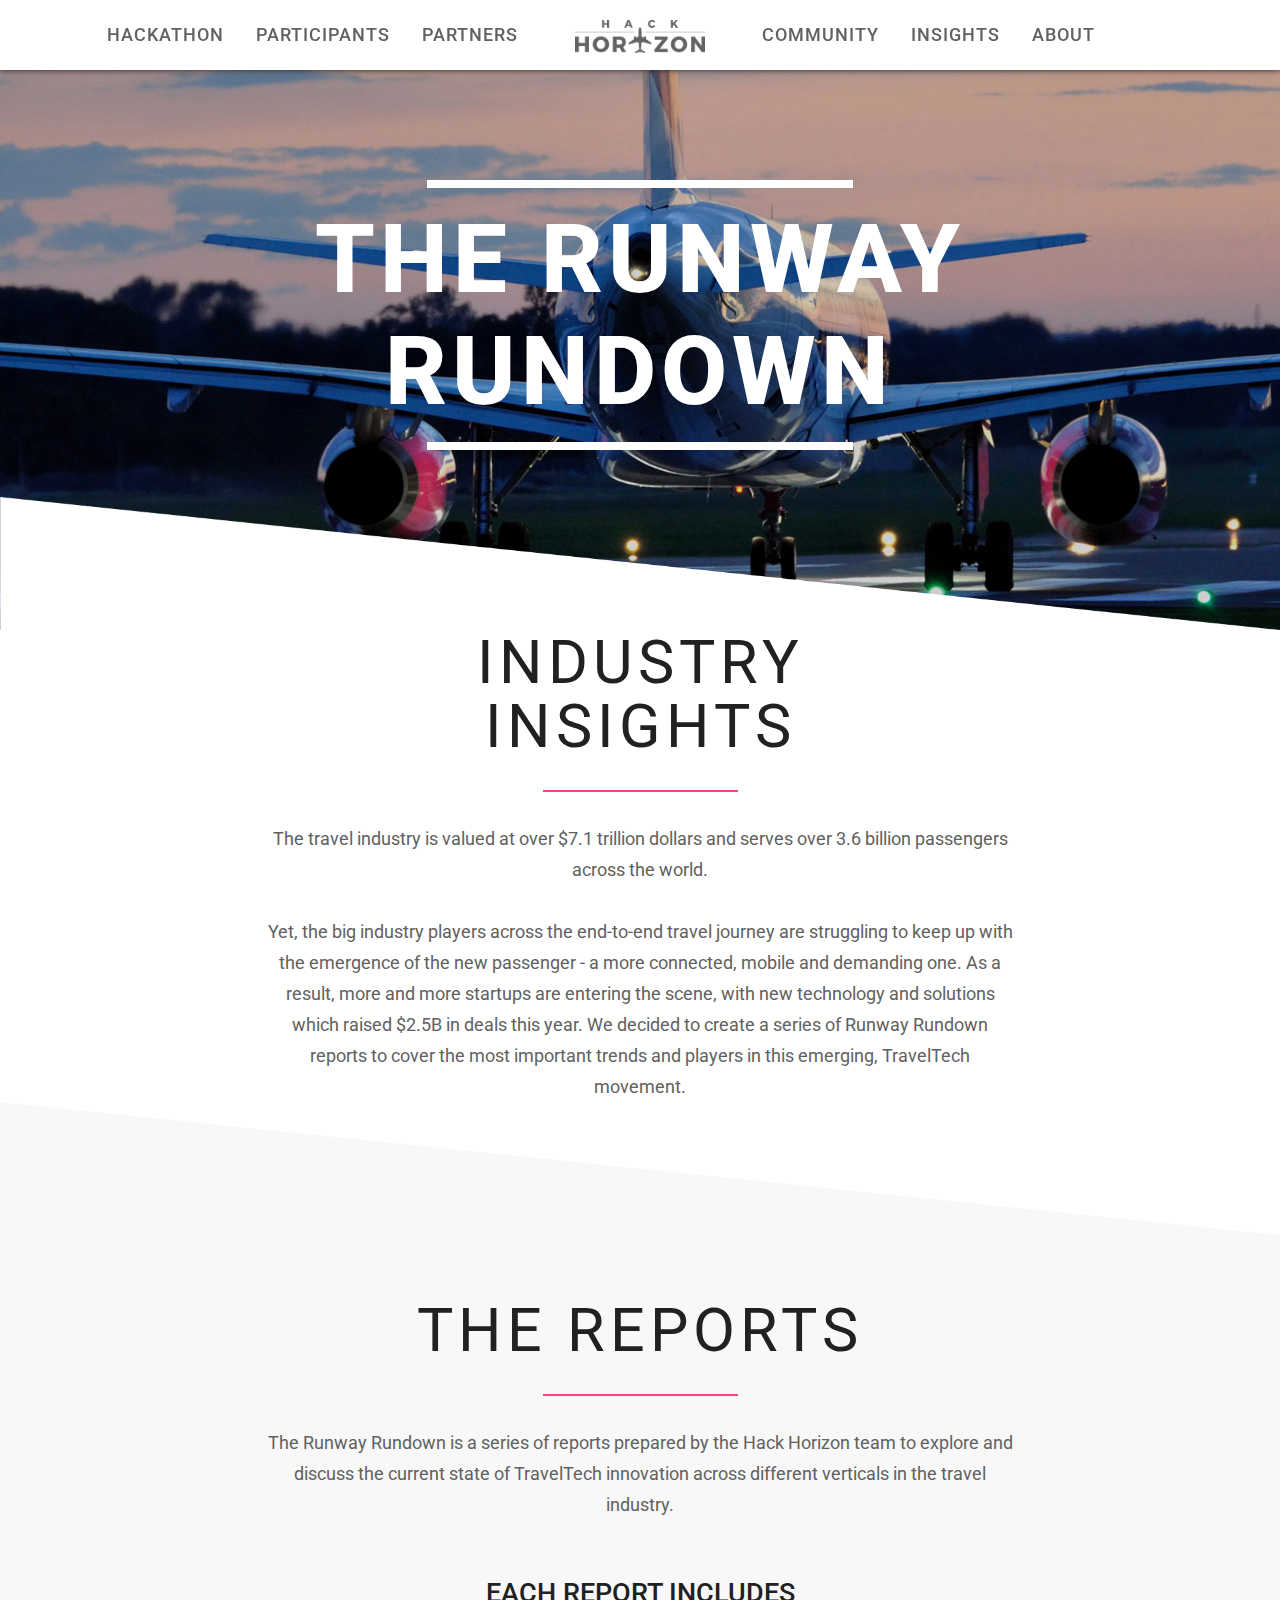
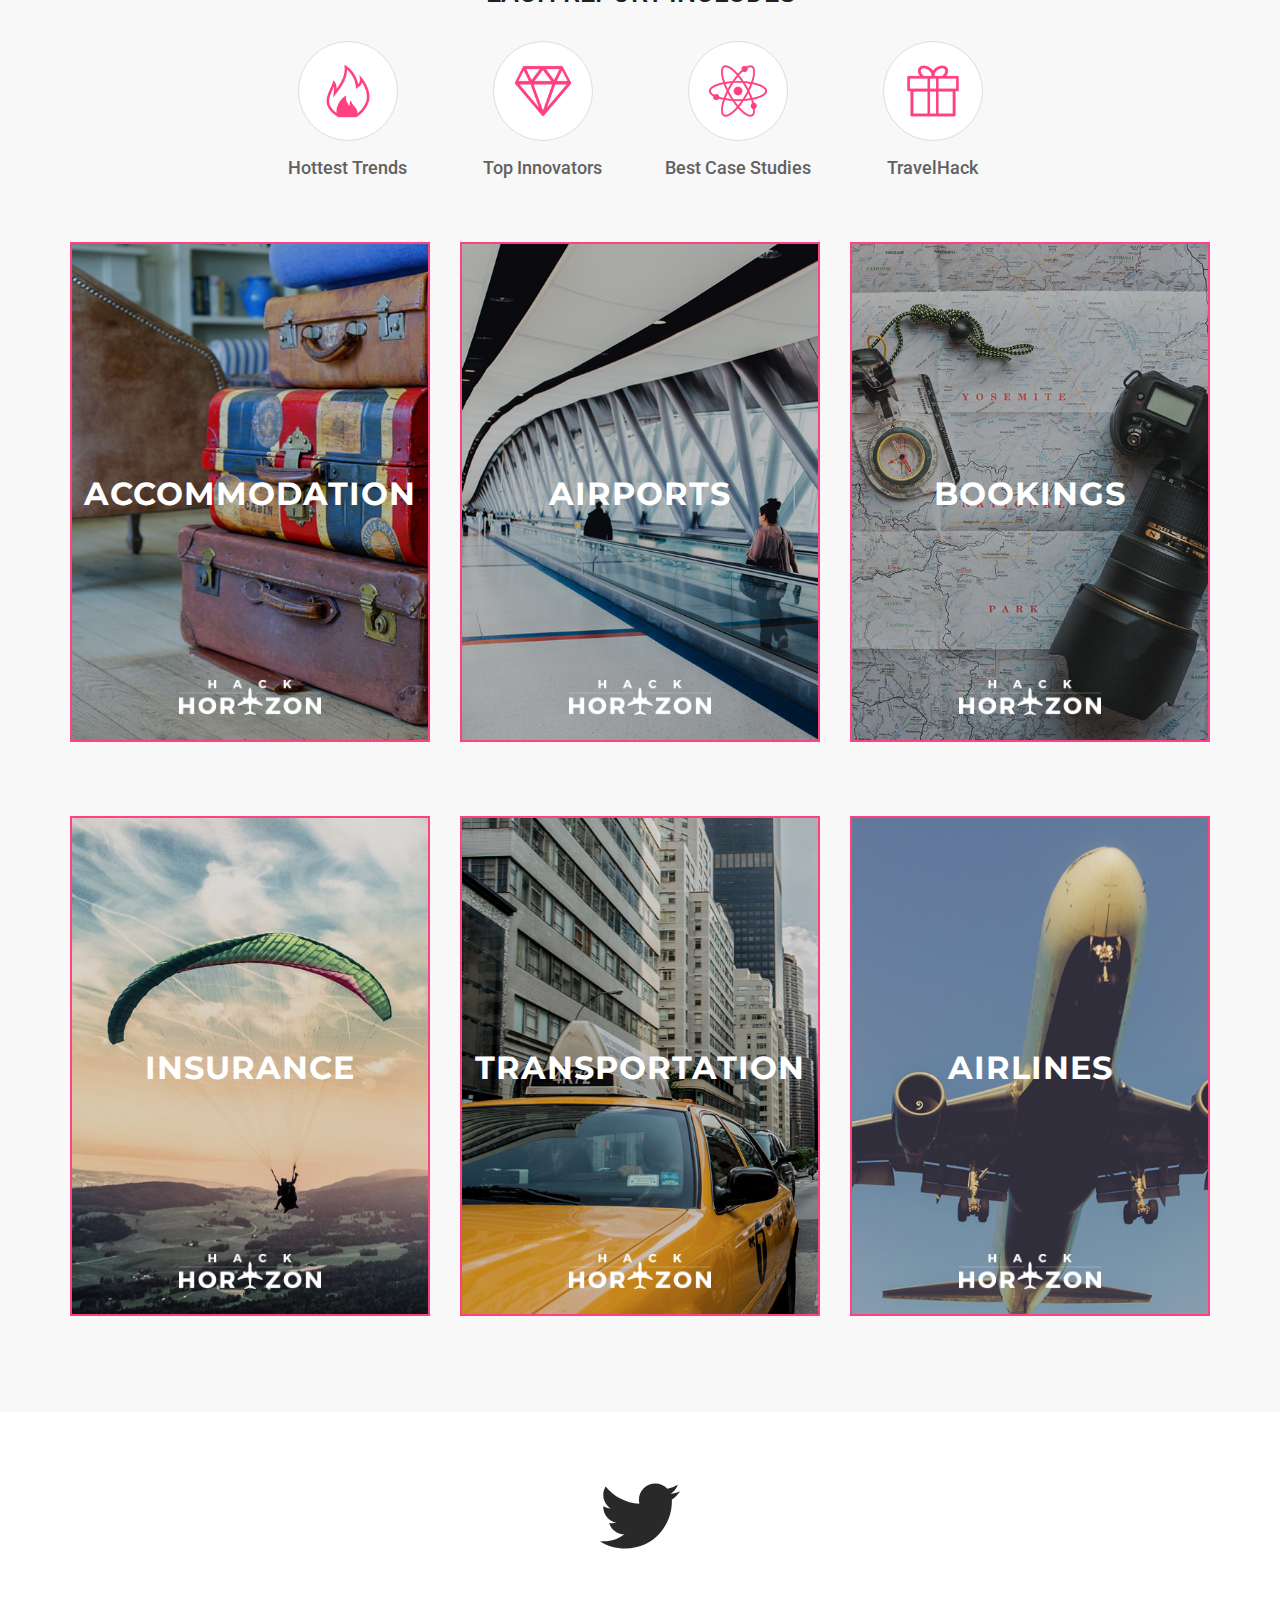
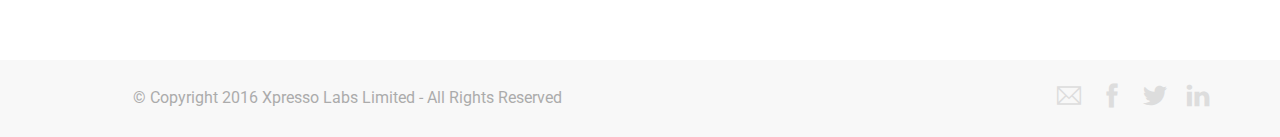
<file: runwayrundown.html>
<!DOCTYPE html>
<html lang="en">
  <head>
    <title>Hack Horizon - Runway Rundown</title>
    <meta charset="utf-8">
    <!-- Open Graph Meta-Tags-->
    <meta property="og:title" content=" Hack Horizon - The Runway Rundown.">
    <meta property="og:site_name" content="Hack Horizon">
    <meta property="og:url" content="http://www.hackhorizon.com">
    <meta property="og:description" content="The Runway Rundown is a series of reports prepared by the Hack Horizon team to explore and discuss the current state of TravelTech innovation across different verticals in the travel industry.">
    <meta property="og:type" content="website">
    <meta property="og:image" content="http://www.hackhorizon.com/img/rr.jpg">
    <meta name="description" content="The Runway Rundown is a series of reports prepared by the Hack Horizon team to explore and discuss the current state of TravelTech innovation across different verticals in the travel industry.">
    <meta name="author" content="Kostadin Kolev">
    <link rel="canonical" href="http://www.hackhorizon.com">
    <!-- Twitter-->
    <meta name="twitter:card" content="summary">
    <meta name="twitter:url" content="http://www.hackhorizon.com">
    <meta name="twitter:title" content="Hack Horizon - The Runway Rundown">
    <meta name="twitter:description" content="The Runway Rundown is a series of reports prepared by the Hack Horizon team to explore and discuss the current state of TravelTech innovation across different verticals in the travel industry.">
    <meta name="twitter:image" content="http://www.hackhorizon.com/img/rr.jpg">
    <!-- LinkedIn Fix-->
    <meta prefix="og: http://ogp.me/ns#" property="og:title" content="Hack Horizon - Runway Rundown">
    <meta prefix="og: http://ogp.me/ns#" property="og:type" content="website">
    <meta prefix="og: http://ogp.me/ns#" property="og:image" content="http://www.hackhorizon.com/img/rr.jpg">
    <meta prefix="og: http://ogp.me/ns#" property="og:url" content="http://www.hackhorizon.com">
    <!-- Google  -->
    <meta name="google-site-verification" content="7b1NR2hkbM8tSikmIyOuY9KomX2mYdEgdR6punOeyzs">
    <meta name="google-site-verification" content="Eo4c7vHQRKVE4sOLhfu-dsiCqSdJgf1WzOLA8rTqN9s">
    <link rel="apple-touch-icon" sizes="57x57" href="/apple-icon-57x57.png">
    <link rel="apple-touch-icon" sizes="60x60" href="/apple-icon-60x60.png">
    <link rel="apple-touch-icon" sizes="72x72" href="/apple-icon-72x72.png">
    <link rel="apple-touch-icon" sizes="76x76" href="/apple-icon-76x76.png">
    <link rel="apple-touch-icon" sizes="114x114" href="/apple-icon-114x114.png">
    <link rel="apple-touch-icon" sizes="120x120" href="/apple-icon-120x120.png">
    <link rel="apple-touch-icon" sizes="144x144" href="/apple-icon-144x144.png">
    <link rel="apple-touch-icon" sizes="152x152" href="/apple-icon-152x152.png">
    <link rel="apple-touch-icon" sizes="180x180" href="/apple-icon-180x180.png">
    <link rel="icon" type="image/png" sizes="192x192" href="/android-icon-192x192.png">
    <link rel="icon" type="image/png" sizes="32x32" href="/favicon-32x32.png">
    <link rel="icon" type="image/png" sizes="96x96" href="/favicon-96x96.png">
    <link rel="icon" type="image/png" sizes="16x16" href="/favicon-16x16.png">
    <link rel="manifest" href="/manifest.json">
    <meta name="msapplication-TileColor" content="#ffffff">
    <meta name="msapplication-TileImage" content="/ms-icon-144x144.png">
    <meta name="theme-color" content="#ffffff">
    <meta name="viewport" content="width=device-width, initial-scale=1.0">
    <link href="css/pe-icon-7-stroke.css" rel="stylesheet" type="text/css" media="all">
    <link href="css/et-line-icons.css" rel="stylesheet" type="text/css" media="all">
    <link href="css/font-awesome.min.css" rel="stylesheet" type="text/css" media="all">
    <link href="css/themify-icons.css" rel="stylesheet" type="text/css" media="all">
    <link href="css/bootstrap.css" rel="stylesheet" type="text/css" media="all">
    <link href="css/flexslider.css" rel="stylesheet" type="text/css" media="all">
    <link href="css/theme.css" rel="stylesheet" type="text/css" media="all">
    <link href="css/rr.css" rel="stylesheet" type="text/css" media="all">
    <link href="http://fonts.googleapis.com/css?family=Lato:300,400%7CRaleway:100,400,300,500,600,700%7COpen+Sans:400,500,600" rel="stylesheet" type="text/css">
    <link href="http://fonts.googleapis.com/css?family=Roboto:100,300,400,600,700" rel="stylesheet" type="text/css">
    <link href="css/font-roboto.css" rel="stylesheet" type="text/css">
    <!-- Google Tag Manager-->
    <script>
      (function(w,d,s,l,i){w[l]=w[l]||[];w[l].push({'gtm.start':
      new Date().getTime(),event:'gtm.js'});var f=d.getElementsByTagName(s)[0],
      j=d.createElement(s),dl=l!='dataLayer'?'&l='+l:'';j.async=true;j.src=
      'https://www.googletagmanager.com/gtm.js?id='+i+dl;f.parentNode.insertBefore(j,f);
      })(window,document,'script','dataLayer','GTM-5M864QM');
    </script>
    <!-- End Google Tag Manager-->
    
    <!-- Google Analytics-->
    <script>
      (function(i,s,o,g,r,a,m){i['GoogleAnalyticsObject']=r;i[r]=i[r]||function(){
      (i[r].q=i[r].q||[]).push(arguments)},i[r].l=1*new Date();a=s.createElement(o),
      m=s.getElementsByTagName(o)[0];a.async=1;a.src=g;m.parentNode.insertBefore(a,m)
      })(window,document,'script','https://www.google-analytics.com/analytics.js','ga');
      ga('create', 'UA-43203720-4', 'auto');
      ga('send', 'pageview');
      
    </script>
    <body class="scroll-assist">
      <!-- Google Tag Manager (noscript)-->
      <noscript>
        <iframe src="https://www.googletagmanager.com/ns.html?id=GTM-5M864QM" height="0" width="0" style="display:none;visibility:hidden"></iframe>
      </noscript>
      <!-- End Google Tag Manager (noscript)-->
      <header>
        <div class="nav_bar">
          <div class="nav-container">
            <nav class="scrolled">
              <div class="nav-bar text-center">
                <div class="col-md-2 col-md-push-5 on_top">
                  <div class="col-sm-12 text-center"><a href="index.html"><img id="plane_logo" alt="Hack Horizon Logo" src="img/logo_dark.png"></a></div>
                </div>
                <div class="col-sm-12 col-md-5 col-md-pull-2 overflow-hidden-xs nav_bar_open menu_list">
                  <ul class="menu inline-block pull-right">
                    <li><a id="top_link" href="index.html#about" class="inner-link">HACKATHON</a></li>
                    <li><a href="index.html#Final32" class="inner-link">Participants</a></li>
                    <li><a href="index.html#partners" class="inner-link">PARTNERS</a></li>
                  </ul>
                </div>
                <div class="col-sm-12 col-md-5 pb-xs-24 nav_bar_open menu_list">
                  <ul class="menu">
                    <li><a href="traveltechtuesdays.html">Community</a></li>
                    <li><a href="runwayrundown.html">Insights</a></li>
                    <li><a href="about.html">About</a></li>
                  </ul>
                </div>
                <div id="social_nav" class="col-md-4 col-md-offset-4">
                  <ul class="list-inline social-list">
                    <li><a href="mailto:team@hackhorizon.com"><i class="ti ti-email icon-sm"></i></a></li>
                    <li><a href="https://www.facebook.com/hackhorizon" target="_blank"><i class="ti-facebook icon-sm"></i></a></li>
                    <li><a href="https://www.twitter.com/hackhorizon" target="_blank"><i class="ti-twitter-alt icon-sm"></i></a></li>
                    <li><a href="https://www.linkedin.com/company/hack-horizon" target="_blank"><i class="ti-linkedin icon-sm"></i></a></li>
                  </ul>
                </div>
              </div>
              <div class="module widget-handle mobile-toggle right visible-sm visible-xs absolute-xs on_top"><i class="ti-menu"></i></div>
            </nav>
          </div>
        </div>
      </header>
      <div class="main-container">
        <section id="top_cover" class="cover in-page-link">
          <div class="container diagonal_up">
            <div class="row">
              <div id="cover_border_top" class="col-md-4 col-md-offset-4 col-xs-8 col-xs-offset-2"></div>
            </div>
            <div class="row">
              <div class="col-md-8 col-md-offset-2 text-center">
                <h1>
                   
                  THE RUNWAY <br>RUNDOWN 
                </h1>
              </div>
            </div>
            <div class="row">
              <div id="cover_border_bottom" class="col-md-4 col-md-offset-4 col-xs-8 col-xs-offset-2"></div>
            </div>
          </div>
        </section>
        <section>
          <div class="container">
            <div class="row">
              <div class="col-md-10 col-md-offset-1 text-center">
                <h1>
                   
                  INDUSTRY<br>INSIGHTS 
                </h1>
              </div>
            </div>
            <div class="row">
              <div id="about_border" class="col-md-2 col-md-offset-5 col-xs-8 col-xs-offset-2"></div>
            </div>
            <div class="row">   
              <div class="col-md-8 col-md-offset-2 text-center">
                <p>The travel industry is valued at over $7.1 trillion dollars and serves over 3.6 billion passengers across the world.<br><br>Yet, the big industry players across the end-to-end travel journey are struggling to keep up with the emergence of the new passenger - a more connected, mobile and demanding one. As a result,  more and more startups are entering the scene,  with new technology and solutions which raised $2.5B in deals this year. We decided to create a series of Runway Rundown reports to cover the most important trends and players in  this emerging, TravelTech movement.</p>
              </div>
            </div>
          </div>
        </section>
        <section id="reports" class="diagonal_down bg-secondary">
          <div class="container">
            <div class="row">
              <div class="col-md-10 col-md-offset-1 text-center">
                <h1>
                   
                  The Reports
                </h1>
              </div>
            </div>
            <div class="row">
              <div id="about_border" class="col-md-2 col-md-offset-5 col-xs-8 col-xs-offset-2"></div>
            </div>
            <div class="row">
              <div class="col-md-8 col-md-offset-2">       
                <p>The Runway Rundown is a series of reports prepared by the Hack Horizon team to explore and discuss the current state of TravelTech innovation across different verticals in the travel industry. </p>
                <h2>Each Report Includes                        </h2>
              </div>
            </div>
            <div class="row">
              <div class="col-md-2 col-md-offset-2 col-xs-6 report_item"><img alt="Industry Trends" src="img/Trends.png">
                <p>Hottest Trends</p>
              </div>
              <div class="col-md-2 col-xs-6 report_item"><img alt="Innovators" src="img/Innovators.png">
                <p>Top Innovators</p>
              </div>
              <div class="col-md-2 col-xs-6 report_item"><img alt="Case Studies" src="img/CaseStudies.png">
                <p>Best Case Studies</p>
              </div>
              <div class="col-md-2 col-xs-6 report_item"><img alt="TravelHack" src="img/TravelHack.png">
                <p>TravelHack</p>
              </div>
            </div>
            <div class="row">
              <div class="col-md-4 accommodation">
                <div class="modal-container">
                  <div class="report report_cover btn-modal">                   
                    <h1>Accommodation</h1><img alt="Hack Horizon Logo" src="img/logo_white.png" class="report_logo">
                    <div class="foundry_modal">                                
                      <div class="row">
                        <div class="col-md-5">
                          <div class="report accommodation_small">                   
                            <h1>Accommodation</h1><img alt="Hack Horizon Logo" src="img/logo_white.png" class="report_logo">
                          </div>
                        </div>
                        <div class="col-md-7 text-center">
                          <h2>
                             
                            ACCOMMODATION REPORT
                          </h2>
                          <div id="about_border" class="col-md-2 col-md-offset-5 col-xs-8 col-xs-offset-2"></div>
                          <div class="col-md-10 col-md-offset-1">
                            <p>From hotels and hostels, the art of housing people over night has been one of the oldest trades in the world. But in the fast moving 21st Century, we look at the accommodation industry and ask...<br><br>How to survive in the Airbnb world?<br>What are Instagrammable hotels?<br>How technology redefines hotels?<br>How to get late check out time in a hotel?</p>
                          </div>
                          <div class="sign_up_form">
                            <div class="col-md-10 col-md-offset-1 col-sm-10 col-sm-offset-1">
                              <form data-success="Success! We have your email and we will send you an email within the next 15 minutes with the a link to our report." data-error="Please provide a valid email address." class="form-newsletter">
                                <input type="text" name="email" placeholder="Email Address" class="mb0 transparent validate-email validate-required signup-email-field">
                                <button type="submit" class="btn-white mb0">DOWNLOAD REPORT</button>
                                <iframe srcdoc="&lt;!-- Begin MailChimp Signup Form --&gt; &lt;link href=&quot;//cdn-images.mailchimp.com/embedcode/classic-10_7.css&quot; rel=&quot;stylesheet&quot; type=&quot;text/css&quot;&gt; &lt;style type=&quot;text/css&quot;&gt;     #mc_embed_signup{background:#fff; clear:left; font:14px Helvetica,Arial,sans-serif; }   /* Add your own MailChimp form style overrides in your site stylesheet or in this style block.     We recommend moving this block and the preceding CSS link to the HEAD of your HTML file. */ &lt;/style&gt; &lt;div id=&quot;mc_embed_signup&quot;&gt; &lt;form action=&quot;//hackhorizon.us14.list-manage.com/subscribe/post?u=dc998c584ca693456aadfab40&amp;amp;id=8adbeb1865&quot; method=&quot;post&quot; id=&quot;mc-embedded-subscribe-form&quot; name=&quot;mc-embedded-subscribe-form&quot; class=&quot;validate&quot; target=&quot;_blank&quot; novalidate&gt;     &lt;div id=&quot;mc_embed_signup_scroll&quot;&gt;    &lt;h2&gt;Subscribe to our mailing list&lt;/h2&gt; &lt;div class=&quot;indicates-required&quot;&gt;&lt;span class=&quot;asterisk&quot;&gt;*&lt;/span&gt; indicates required&lt;/div&gt; &lt;div class=&quot;mc-field-group&quot;&gt;    &lt;label for=&quot;mce-EMAIL&quot;&gt;Email Address  &lt;span class=&quot;asterisk&quot;&gt;*&lt;/span&gt; &lt;/label&gt;  &lt;input type=&quot;email&quot; value=&quot;&quot; name=&quot;EMAIL&quot; class=&quot;required email&quot; id=&quot;mce-EMAIL&quot;&gt; &lt;/div&gt; &lt;div class=&quot;mc-field-group&quot;&gt;    &lt;label for=&quot;mce-FNAME&quot;&gt;First Name &lt;/label&gt;  &lt;input type=&quot;text&quot; value=&quot;&quot; name=&quot;FNAME&quot; class=&quot;&quot; id=&quot;mce-FNAME&quot;&gt; &lt;/div&gt; &lt;div class=&quot;mc-field-group&quot;&gt;   &lt;label for=&quot;mce-LNAME&quot;&gt;Last Name &lt;/label&gt;   &lt;input type=&quot;text&quot; value=&quot;&quot; name=&quot;LNAME&quot; class=&quot;&quot; id=&quot;mce-LNAME&quot;&gt; &lt;/div&gt; &lt;div class=&quot;mc-field-group&quot;&gt;   &lt;label for=&quot;mce-MMERGE3&quot;&gt;Location &lt;/label&gt;  &lt;input type=&quot;text&quot; value=&quot;&quot; name=&quot;MMERGE3&quot; class=&quot;&quot; id=&quot;mce-MMERGE3&quot;&gt; &lt;/div&gt;    &lt;div id=&quot;mce-responses&quot; class=&quot;clear&quot;&gt;      &lt;div class=&quot;response&quot; id=&quot;mce-error-response&quot; style=&quot;display:none&quot;&gt;&lt;/div&gt;       &lt;div class=&quot;response&quot; id=&quot;mce-success-response&quot; style=&quot;display:none&quot;&gt;&lt;/div&gt;     &lt;/div&gt;    &lt;!-- real people should not fill this in and expect good things - do not remove this or risk form bot signups--&gt;     &lt;div style=&quot;position: absolute; left: -5000px;&quot; aria-hidden=&quot;true&quot;&gt;&lt;input type=&quot;text&quot; name=&quot;b_dc998c584ca693456aadfab40_c1cfe0b8c3&quot; tabindex=&quot;-1&quot; value=&quot;&quot;&gt;&lt;/div&gt;     &lt;div class=&quot;clear&quot;&gt;&lt;input type=&quot;submit&quot; value=&quot;Subscribe&quot; name=&quot;subscribe&quot; id=&quot;mc-embedded-subscribe&quot; class=&quot;button&quot;&gt;&lt;/div&gt;     &lt;/div&gt; &lt;/form&gt; &lt;/div&gt; &lt;script type='text/javascript' src='//s3.amazonaws.com/downloads.mailchimp.com/js/mc-validate.js'&gt;&lt;/script&gt;&lt;script type='text/javascript'&gt;(function($) {window.fnames = new Array(); window.ftypes = new Array();fnames[0]='EMAIL';ftypes[0]='email';fnames[1]='FNAME';ftypes[1]='text';fnames[2]='LNAME';ftypes[2]='text';fnames[3]='MMERGE3';ftypes[3]='text';}(jQuery));var $mcj = jQuery.noConflict(true);&lt;/script&gt; &lt;!--End mc_embed_signup--&gt;" class="mail-list-form"></iframe>
                              </form>
                            </div>
                          </div>
                        </div>
                      </div>
                    </div>
                  </div>
                </div>
              </div>
              <div class="col-md-4 airports">
                <div class="modal-container">
                  <div class="report report_cover btn-modal">                   
                    <h1>Airports</h1><img alt="Hack Horizon Logo" src="img/logo_white.png" class="report_logo">
                    <div class="foundry_modal">                                  
                      <div class="row">
                        <div class="col-md-5">
                          <div class="report airports_small">                   
                            <h1>Airports</h1><img alt="Hack Horizon Logo" src="img/logo_white.png" class="report_logo">
                          </div>
                        </div>
                        <div class="col-md-7 text-center">
                          <h2>
                             
                            AIRPORTS REPORT
                          </h2>
                          <div id="about_border" class="col-md-2 col-md-offset-5 col-xs-8 col-xs-offset-2"></div>
                          <div class="col-md-10 col-md-offset-1">
                            <p>Airports are at the heart of travel and act as connecting hubs between cities and countries. As more and more airports are upgrading, we can explore...<br><br>How Taiwan designed a smart Terminal? <br>What are world’s most innovative airports?<br>What does “terminal bliss” mean?<br>Get WiFi access codes for most of the airports?</p>
                          </div>
                          <div class="sign_up_form">
                            <div class="col-md-10 col-md-offset-1 col-sm-10 col-sm-offset-1">
                              <form data-success="Success! We have your email and we will send you an email within the next 15 minutes with the a link to our report." data-error="Please provide a valid email address." class="form-newsletter">
                                <input type="text" name="email" placeholder="Email Address" class="mb0 transparent validate-email validate-required signup-email-field">
                                <button type="submit" class="btn-white mb0">DOWNLOAD REPORT</button>
                                <iframe srcdoc="&lt;!-- Begin MailChimp Signup Form --&gt; &lt;link href=&quot;//cdn-images.mailchimp.com/embedcode/classic-10_7.css&quot; rel=&quot;stylesheet&quot; type=&quot;text/css&quot;&gt; &lt;style type=&quot;text/css&quot;&gt;     #mc_embed_signup{background:#fff; clear:left; font:14px Helvetica,Arial,sans-serif; }   /* Add your own MailChimp form style overrides in your site stylesheet or in this style block.     We recommend moving this block and the preceding CSS link to the HEAD of your HTML file. */ &lt;/style&gt; &lt;div id=&quot;mc_embed_signup&quot;&gt; &lt;form action=&quot;//hackhorizon.us14.list-manage.com/subscribe/post?u=dc998c584ca693456aadfab40&amp;amp;id=78b4a5bc66&quot; method=&quot;post&quot; id=&quot;mc-embedded-subscribe-form&quot; name=&quot;mc-embedded-subscribe-form&quot; class=&quot;validate&quot; target=&quot;_blank&quot; novalidate&gt;     &lt;div id=&quot;mc_embed_signup_scroll&quot;&gt;    &lt;h2&gt;Subscribe to our mailing list&lt;/h2&gt; &lt;div class=&quot;indicates-required&quot;&gt;&lt;span class=&quot;asterisk&quot;&gt;*&lt;/span&gt; indicates required&lt;/div&gt; &lt;div class=&quot;mc-field-group&quot;&gt;    &lt;label for=&quot;mce-EMAIL&quot;&gt;Email Address  &lt;span class=&quot;asterisk&quot;&gt;*&lt;/span&gt; &lt;/label&gt;  &lt;input type=&quot;email&quot; value=&quot;&quot; name=&quot;EMAIL&quot; class=&quot;required email&quot; id=&quot;mce-EMAIL&quot;&gt; &lt;/div&gt; &lt;div class=&quot;mc-field-group&quot;&gt;    &lt;label for=&quot;mce-FNAME&quot;&gt;First Name &lt;/label&gt;  &lt;input type=&quot;text&quot; value=&quot;&quot; name=&quot;FNAME&quot; class=&quot;&quot; id=&quot;mce-FNAME&quot;&gt; &lt;/div&gt; &lt;div class=&quot;mc-field-group&quot;&gt;   &lt;label for=&quot;mce-LNAME&quot;&gt;Last Name &lt;/label&gt;   &lt;input type=&quot;text&quot; value=&quot;&quot; name=&quot;LNAME&quot; class=&quot;&quot; id=&quot;mce-LNAME&quot;&gt; &lt;/div&gt; &lt;div class=&quot;mc-field-group&quot;&gt;   &lt;label for=&quot;mce-MMERGE3&quot;&gt;Location &lt;/label&gt;  &lt;input type=&quot;text&quot; value=&quot;&quot; name=&quot;MMERGE3&quot; class=&quot;&quot; id=&quot;mce-MMERGE3&quot;&gt; &lt;/div&gt;    &lt;div id=&quot;mce-responses&quot; class=&quot;clear&quot;&gt;      &lt;div class=&quot;response&quot; id=&quot;mce-error-response&quot; style=&quot;display:none&quot;&gt;&lt;/div&gt;       &lt;div class=&quot;response&quot; id=&quot;mce-success-response&quot; style=&quot;display:none&quot;&gt;&lt;/div&gt;     &lt;/div&gt;    &lt;!-- real people should not fill this in and expect good things - do not remove this or risk form bot signups--&gt;     &lt;div style=&quot;position: absolute; left: -5000px;&quot; aria-hidden=&quot;true&quot;&gt;&lt;input type=&quot;text&quot; name=&quot;b_dc998c584ca693456aadfab40_c1cfe0b8c3&quot; tabindex=&quot;-1&quot; value=&quot;&quot;&gt;&lt;/div&gt;     &lt;div class=&quot;clear&quot;&gt;&lt;input type=&quot;submit&quot; value=&quot;Subscribe&quot; name=&quot;subscribe&quot; id=&quot;mc-embedded-subscribe&quot; class=&quot;button&quot;&gt;&lt;/div&gt;     &lt;/div&gt; &lt;/form&gt; &lt;/div&gt; &lt;script type='text/javascript' src='//s3.amazonaws.com/downloads.mailchimp.com/js/mc-validate.js'&gt;&lt;/script&gt;&lt;script type='text/javascript'&gt;(function($) {window.fnames = new Array(); window.ftypes = new Array();fnames[0]='EMAIL';ftypes[0]='email';fnames[1]='FNAME';ftypes[1]='text';fnames[2]='LNAME';ftypes[2]='text';fnames[3]='MMERGE3';ftypes[3]='text';}(jQuery));var $mcj = jQuery.noConflict(true);&lt;/script&gt; &lt;!--End mc_embed_signup--&gt;" class="mail-list-form"></iframe>
                              </form>
                            </div>
                          </div>
                        </div>
                      </div>
                    </div>
                  </div>
                </div>
              </div>
              <div class="col-md-4 bookings">
                <div class="modal-container">
                  <div class="report report_cover btn-modal">                   
                    <h1>Bookings</h1><img alt="Hack Horizon Logo" src="img/logo_white.png" class="report_logo">
                    <div class="foundry_modal">                                  
                      <div class="row">
                        <div class="col-md-5">
                          <div class="report bookings_small">                
                            <h1>Bookings</h1><img alt="Hack Horizon Logo" src="img/logo_white.png" class="report_logo">
                          </div>
                        </div>
                        <div class="col-md-7 text-center">
                          <h2>
                             
                            BOOKINGS REPORT
                          </h2>
                          <div id="about_border" class="col-md-2 col-md-offset-5 col-xs-8 col-xs-offset-2"></div>
                          <div class="col-md-10 col-md-offset-1">
                            <p>OTAs changed the game of bookings over the last decade and were the driving force for a lot of the technological and customer experience innovation in Travel. In this report we look at...<br><br>How APIs are consolidating the industry?<br>Who lets you book a ticket with a smile?<br>Will Google monopolise travel?<br>How to see two cities in the price of one?</p>
                          </div>
                          <div class="sign_up_form">
                            <div class="col-md-10 col-md-offset-1 col-sm-10 col-sm-offset-1">
                              <form data-success="Success! We have your email and we will send you an email within the next 15 minutes with the a link to our report." data-error="Please provide a valid email address." class="form-newsletter">
                                <input type="text" name="email" placeholder="Email Address" class="mb0 transparent validate-email validate-required signup-email-field">
                                <button type="submit" class="btn-white mb0">DOWNLOAD REPORT</button>
                                <iframe srcdoc="&lt;!-- Begin MailChimp Signup Form --&gt; &lt;link href=&quot;//cdn-images.mailchimp.com/embedcode/classic-10_7.css&quot; rel=&quot;stylesheet&quot; type=&quot;text/css&quot;&gt; &lt;style type=&quot;text/css&quot;&gt;     #mc_embed_signup{background:#fff; clear:left; font:14px Helvetica,Arial,sans-serif; }   /* Add your own MailChimp form style overrides in your site stylesheet or in this style block.     We recommend moving this block and the preceding CSS link to the HEAD of your HTML file. */ &lt;/style&gt; &lt;div id=&quot;mc_embed_signup&quot;&gt; &lt;form action=&quot;//hackhorizon.us14.list-manage.com/subscribe/post?u=dc998c584ca693456aadfab40&amp;amp;id=6e1bf06930&quot; method=&quot;post&quot; id=&quot;mc-embedded-subscribe-form&quot; name=&quot;mc-embedded-subscribe-form&quot; class=&quot;validate&quot; target=&quot;_blank&quot; novalidate&gt;     &lt;div id=&quot;mc_embed_signup_scroll&quot;&gt;    &lt;h2&gt;Subscribe to our mailing list&lt;/h2&gt; &lt;div class=&quot;indicates-required&quot;&gt;&lt;span class=&quot;asterisk&quot;&gt;*&lt;/span&gt; indicates required&lt;/div&gt; &lt;div class=&quot;mc-field-group&quot;&gt;    &lt;label for=&quot;mce-EMAIL&quot;&gt;Email Address  &lt;span class=&quot;asterisk&quot;&gt;*&lt;/span&gt; &lt;/label&gt;  &lt;input type=&quot;email&quot; value=&quot;&quot; name=&quot;EMAIL&quot; class=&quot;required email&quot; id=&quot;mce-EMAIL&quot;&gt; &lt;/div&gt; &lt;div class=&quot;mc-field-group&quot;&gt;    &lt;label for=&quot;mce-FNAME&quot;&gt;First Name &lt;/label&gt;  &lt;input type=&quot;text&quot; value=&quot;&quot; name=&quot;FNAME&quot; class=&quot;&quot; id=&quot;mce-FNAME&quot;&gt; &lt;/div&gt; &lt;div class=&quot;mc-field-group&quot;&gt;   &lt;label for=&quot;mce-LNAME&quot;&gt;Last Name &lt;/label&gt;   &lt;input type=&quot;text&quot; value=&quot;&quot; name=&quot;LNAME&quot; class=&quot;&quot; id=&quot;mce-LNAME&quot;&gt; &lt;/div&gt; &lt;div class=&quot;mc-field-group&quot;&gt;   &lt;label for=&quot;mce-MMERGE3&quot;&gt;Location &lt;/label&gt;  &lt;input type=&quot;text&quot; value=&quot;&quot; name=&quot;MMERGE3&quot; class=&quot;&quot; id=&quot;mce-MMERGE3&quot;&gt; &lt;/div&gt;    &lt;div id=&quot;mce-responses&quot; class=&quot;clear&quot;&gt;      &lt;div class=&quot;response&quot; id=&quot;mce-error-response&quot; style=&quot;display:none&quot;&gt;&lt;/div&gt;       &lt;div class=&quot;response&quot; id=&quot;mce-success-response&quot; style=&quot;display:none&quot;&gt;&lt;/div&gt;     &lt;/div&gt;    &lt;!-- real people should not fill this in and expect good things - do not remove this or risk form bot signups--&gt;     &lt;div style=&quot;position: absolute; left: -5000px;&quot; aria-hidden=&quot;true&quot;&gt;&lt;input type=&quot;text&quot; name=&quot;b_dc998c584ca693456aadfab40_c1cfe0b8c3&quot; tabindex=&quot;-1&quot; value=&quot;&quot;&gt;&lt;/div&gt;     &lt;div class=&quot;clear&quot;&gt;&lt;input type=&quot;submit&quot; value=&quot;Subscribe&quot; name=&quot;subscribe&quot; id=&quot;mc-embedded-subscribe&quot; class=&quot;button&quot;&gt;&lt;/div&gt;     &lt;/div&gt; &lt;/form&gt; &lt;/div&gt; &lt;script type='text/javascript' src='//s3.amazonaws.com/downloads.mailchimp.com/js/mc-validate.js'&gt;&lt;/script&gt;&lt;script type='text/javascript'&gt;(function($) {window.fnames = new Array(); window.ftypes = new Array();fnames[0]='EMAIL';ftypes[0]='email';fnames[1]='FNAME';ftypes[1]='text';fnames[2]='LNAME';ftypes[2]='text';fnames[3]='MMERGE3';ftypes[3]='text';}(jQuery));var $mcj = jQuery.noConflict(true);&lt;/script&gt; &lt;!--End mc_embed_signup--&gt;" class="mail-list-form"></iframe>
                              </form>
                            </div>
                          </div>
                        </div>
                      </div>
                    </div>
                  </div>
                </div>
              </div>
              <div class="col-md-4 insurance">
                <div class="modal-container">
                  <div class="report report_cover btn-modal">                   
                    <h1>Insurance</h1><img alt="Hack Horizon Logo" src="img/logo_white.png" class="report_logo">
                    <div class="foundry_modal">                                  
                      <div class="row">
                        <div class="col-md-5">
                          <div class="report insurance_small">                  
                            <h1>Insurance</h1><img alt="Hack Horizon Logo" src="img/logo_white.png" class="report_logo">
                          </div>
                        </div>
                        <div class="col-md-7 text-center">
                          <h2>
                             
                            INSURANCE REPORT
                          </h2>
                          <div id="about_border" class="col-md-2 col-md-offset-5 col-xs-8 col-xs-offset-2"></div>
                          <div class="col-md-10 col-md-offset-1">
                            <p>Insurance has always been a complicated but necessary product in Travel. In recent years we have seen some players in the space trying to differentiate and build a strong digital strategy. In this report we discuss...<br><br>What do modern travellers want from insurance?<br>Why are Grab and AXA working together?<br>What are best digital insurance strategies? <br>How to improve the flight experience with M&Ms?</p>
                          </div>
                          <div class="sign_up_form">
                            <div class="col-md-10 col-md-offset-1 col-sm-10 col-sm-offset-1">
                              <form data-success="Success! We have your email and we will send you an email within the next 15 minutes with the a link to our report." data-error="Please provide a valid email address." class="form-newsletter">
                                <input type="text" name="email" placeholder="Email Address" class="mb0 transparent validate-email validate-required signup-email-field">
                                <button type="submit" class="btn-white mb0">DOWNLOAD REPORT</button>
                                <iframe srcdoc="&lt;!-- Begin MailChimp Signup Form --&gt; &lt;link href=&quot;//cdn-images.mailchimp.com/embedcode/classic-10_7.css&quot; rel=&quot;stylesheet&quot; type=&quot;text/css&quot;&gt; &lt;style type=&quot;text/css&quot;&gt;     #mc_embed_signup{background:#fff; clear:left; font:14px Helvetica,Arial,sans-serif; }   /* Add your own MailChimp form style overrides in your site stylesheet or in this style block.     We recommend moving this block and the preceding CSS link to the HEAD of your HTML file. */ &lt;/style&gt; &lt;div id=&quot;mc_embed_signup&quot;&gt; &lt;form action=&quot;//hackhorizon.us14.list-manage.com/subscribe/post?u=dc998c584ca693456aadfab40&amp;amp;id=1e2e918478&quot; method=&quot;post&quot; id=&quot;mc-embedded-subscribe-form&quot; name=&quot;mc-embedded-subscribe-form&quot; class=&quot;validate&quot; target=&quot;_blank&quot; novalidate&gt;     &lt;div id=&quot;mc_embed_signup_scroll&quot;&gt;    &lt;h2&gt;Subscribe to our mailing list&lt;/h2&gt; &lt;div class=&quot;indicates-required&quot;&gt;&lt;span class=&quot;asterisk&quot;&gt;*&lt;/span&gt; indicates required&lt;/div&gt; &lt;div class=&quot;mc-field-group&quot;&gt;    &lt;label for=&quot;mce-EMAIL&quot;&gt;Email Address  &lt;span class=&quot;asterisk&quot;&gt;*&lt;/span&gt; &lt;/label&gt;  &lt;input type=&quot;email&quot; value=&quot;&quot; name=&quot;EMAIL&quot; class=&quot;required email&quot; id=&quot;mce-EMAIL&quot;&gt; &lt;/div&gt; &lt;div class=&quot;mc-field-group&quot;&gt;    &lt;label for=&quot;mce-FNAME&quot;&gt;First Name &lt;/label&gt;  &lt;input type=&quot;text&quot; value=&quot;&quot; name=&quot;FNAME&quot; class=&quot;&quot; id=&quot;mce-FNAME&quot;&gt; &lt;/div&gt; &lt;div class=&quot;mc-field-group&quot;&gt;   &lt;label for=&quot;mce-LNAME&quot;&gt;Last Name &lt;/label&gt;   &lt;input type=&quot;text&quot; value=&quot;&quot; name=&quot;LNAME&quot; class=&quot;&quot; id=&quot;mce-LNAME&quot;&gt; &lt;/div&gt; &lt;div class=&quot;mc-field-group&quot;&gt;   &lt;label for=&quot;mce-MMERGE3&quot;&gt;Location &lt;/label&gt;  &lt;input type=&quot;text&quot; value=&quot;&quot; name=&quot;MMERGE3&quot; class=&quot;&quot; id=&quot;mce-MMERGE3&quot;&gt; &lt;/div&gt;    &lt;div id=&quot;mce-responses&quot; class=&quot;clear&quot;&gt;      &lt;div class=&quot;response&quot; id=&quot;mce-error-response&quot; style=&quot;display:none&quot;&gt;&lt;/div&gt;       &lt;div class=&quot;response&quot; id=&quot;mce-success-response&quot; style=&quot;display:none&quot;&gt;&lt;/div&gt;     &lt;/div&gt;    &lt;!-- real people should not fill this in and expect good things - do not remove this or risk form bot signups--&gt;     &lt;div style=&quot;position: absolute; left: -5000px;&quot; aria-hidden=&quot;true&quot;&gt;&lt;input type=&quot;text&quot; name=&quot;b_dc998c584ca693456aadfab40_c1cfe0b8c3&quot; tabindex=&quot;-1&quot; value=&quot;&quot;&gt;&lt;/div&gt;     &lt;div class=&quot;clear&quot;&gt;&lt;input type=&quot;submit&quot; value=&quot;Subscribe&quot; name=&quot;subscribe&quot; id=&quot;mc-embedded-subscribe&quot; class=&quot;button&quot;&gt;&lt;/div&gt;     &lt;/div&gt; &lt;/form&gt; &lt;/div&gt; &lt;script type='text/javascript' src='//s3.amazonaws.com/downloads.mailchimp.com/js/mc-validate.js'&gt;&lt;/script&gt;&lt;script type='text/javascript'&gt;(function($) {window.fnames = new Array(); window.ftypes = new Array();fnames[0]='EMAIL';ftypes[0]='email';fnames[1]='FNAME';ftypes[1]='text';fnames[2]='LNAME';ftypes[2]='text';fnames[3]='MMERGE3';ftypes[3]='text';}(jQuery));var $mcj = jQuery.noConflict(true);&lt;/script&gt; &lt;!--End mc_embed_signup--&gt;" class="mail-list-form"></iframe>
                              </form>
                            </div>
                          </div>
                        </div>
                      </div>
                    </div>
                  </div>
                </div>
              </div>
              <div class="col-md-4 transportation"> 
                <div class="modal-container">
                  <div class="report report_cover btn-modal">                   
                    <h1>Transportation</h1><img alt="Hack Horizon Logo" src="img/logo_white.png" class="report_logo">
                    <div class="foundry_modal">                               
                      <div class="row">
                        <div class="col-md-5">
                          <div class="report transportation_small">                 
                            <h1>Transportation</h1><img alt="Hack Horizon Logo" src="img/logo_white.png" class="report_logo">
                          </div>
                        </div>
                        <div class="col-md-7 text-center">
                          <h2>
                             
                            TRANSPORTATION REPORT
                          </h2>
                          <div id="about_border" class="col-md-2 col-md-offset-5 col-xs-8 col-xs-offset-2"></div>
                          <div class="col-md-10 col-md-offset-1">
                            <p>Simple, efficient and reliable transportation has always been key to a successful travel experience, and Uber has definitely paved the way in the space. However, in this report we analyze... <br><br>How Didi won over Uber in the taxi-hailing battle?<br>Why bus-sharing did not work in Finland?<br>Key trends and players in transport innovation<br>What to use when Google Maps is not enough?</p>
                          </div>
                          <div class="sign_up_form">
                            <div class="col-md-10 col-md-offset-1 col-sm-10 col-sm-offset-1">
                              <form data-success="Success! We have your email and we will send you an email within the next 15 minutes with the a link to our report." data-error="Please provide a valid email address." class="form-newsletter">
                                <input type="text" name="email" placeholder="Email Address" class="mb0 transparent validate-email validate-required signup-email-field">
                                <button type="submit" class="btn-white mb0">DOWNLOAD REPORT</button>
                                <iframe srcdoc="&lt;!-- Begin MailChimp Signup Form --&gt; &lt;link href=&quot;//cdn-images.mailchimp.com/embedcode/classic-10_7.css&quot; rel=&quot;stylesheet&quot; type=&quot;text/css&quot;&gt; &lt;style type=&quot;text/css&quot;&gt;     #mc_embed_signup{background:#fff; clear:left; font:14px Helvetica,Arial,sans-serif; }   /* Add your own MailChimp form style overrides in your site stylesheet or in this style block.     We recommend moving this block and the preceding CSS link to the HEAD of your HTML file. */ &lt;/style&gt; &lt;div id=&quot;mc_embed_signup&quot;&gt; &lt;form action=&quot;//hackhorizon.us14.list-manage.com/subscribe/post?u=dc998c584ca693456aadfab40&amp;amp;id=3d466c6ab1&quot; method=&quot;post&quot; id=&quot;mc-embedded-subscribe-form&quot; name=&quot;mc-embedded-subscribe-form&quot; class=&quot;validate&quot; target=&quot;_blank&quot; novalidate&gt;     &lt;div id=&quot;mc_embed_signup_scroll&quot;&gt;    &lt;h2&gt;Subscribe to our mailing list&lt;/h2&gt; &lt;div class=&quot;indicates-required&quot;&gt;&lt;span class=&quot;asterisk&quot;&gt;*&lt;/span&gt; indicates required&lt;/div&gt; &lt;div class=&quot;mc-field-group&quot;&gt;    &lt;label for=&quot;mce-EMAIL&quot;&gt;Email Address  &lt;span class=&quot;asterisk&quot;&gt;*&lt;/span&gt; &lt;/label&gt;  &lt;input type=&quot;email&quot; value=&quot;&quot; name=&quot;EMAIL&quot; class=&quot;required email&quot; id=&quot;mce-EMAIL&quot;&gt; &lt;/div&gt; &lt;div class=&quot;mc-field-group&quot;&gt;    &lt;label for=&quot;mce-FNAME&quot;&gt;First Name &lt;/label&gt;  &lt;input type=&quot;text&quot; value=&quot;&quot; name=&quot;FNAME&quot; class=&quot;&quot; id=&quot;mce-FNAME&quot;&gt; &lt;/div&gt; &lt;div class=&quot;mc-field-group&quot;&gt;   &lt;label for=&quot;mce-LNAME&quot;&gt;Last Name &lt;/label&gt;   &lt;input type=&quot;text&quot; value=&quot;&quot; name=&quot;LNAME&quot; class=&quot;&quot; id=&quot;mce-LNAME&quot;&gt; &lt;/div&gt; &lt;div class=&quot;mc-field-group&quot;&gt;   &lt;label for=&quot;mce-MMERGE3&quot;&gt;Location &lt;/label&gt;  &lt;input type=&quot;text&quot; value=&quot;&quot; name=&quot;MMERGE3&quot; class=&quot;&quot; id=&quot;mce-MMERGE3&quot;&gt; &lt;/div&gt;    &lt;div id=&quot;mce-responses&quot; class=&quot;clear&quot;&gt;      &lt;div class=&quot;response&quot; id=&quot;mce-error-response&quot; style=&quot;display:none&quot;&gt;&lt;/div&gt;       &lt;div class=&quot;response&quot; id=&quot;mce-success-response&quot; style=&quot;display:none&quot;&gt;&lt;/div&gt;     &lt;/div&gt;    &lt;!-- real people should not fill this in and expect good things - do not remove this or risk form bot signups--&gt;     &lt;div style=&quot;position: absolute; left: -5000px;&quot; aria-hidden=&quot;true&quot;&gt;&lt;input type=&quot;text&quot; name=&quot;b_dc998c584ca693456aadfab40_c1cfe0b8c3&quot; tabindex=&quot;-1&quot; value=&quot;&quot;&gt;&lt;/div&gt;     &lt;div class=&quot;clear&quot;&gt;&lt;input type=&quot;submit&quot; value=&quot;Subscribe&quot; name=&quot;subscribe&quot; id=&quot;mc-embedded-subscribe&quot; class=&quot;button&quot;&gt;&lt;/div&gt;     &lt;/div&gt; &lt;/form&gt; &lt;/div&gt; &lt;script type='text/javascript' src='//s3.amazonaws.com/downloads.mailchimp.com/js/mc-validate.js'&gt;&lt;/script&gt;&lt;script type='text/javascript'&gt;(function($) {window.fnames = new Array(); window.ftypes = new Array();fnames[0]='EMAIL';ftypes[0]='email';fnames[1]='FNAME';ftypes[1]='text';fnames[2]='LNAME';ftypes[2]='text';fnames[3]='MMERGE3';ftypes[3]='text';}(jQuery));var $mcj = jQuery.noConflict(true);&lt;/script&gt; &lt;!--End mc_embed_signup--&gt;" class="mail-list-form"></iframe>
                              </form>
                            </div>
                          </div>
                        </div>
                      </div>
                    </div>
                  </div>
                </div>
              </div>
              <div class="col-md-4 airlines"> 
                <div class="modal-container">
                  <div class="report report_cover btn-modal">                    
                    <h1>AIRLINES</h1><img alt="Hack Horizon Logo" src="img/logo_white.png" class="report_logo">
                    <div class="foundry_modal">                               
                      <div class="row">
                        <div class="col-md-5">
                          <div class="report airlines_small">                 
                            <h1>AIRLINES</h1><img alt="Hack Horizon Logo" src="img/logo_white.png" class="report_logo">
                          </div>
                        </div>
                        <div class="col-md-7 text-center">
                          <h2>
                             
                            AIRLINES REPORT
                          </h2>
                          <div id="about_border" class="col-md-2 col-md-offset-5 col-xs-8 col-xs-offset-2"></div>
                          <div class="col-md-10 col-md-offset-1">
                            <p>The airline industry has always been a incredibly competitive and fascinating. They continuously fight with fuel prices, government regulations and customers with increasing expectations on decreasing budgets. In this issue we look at...<br><br>What forces are shaking up the airlines?<br>What are the best PaxEx strategies? <br>Which airline is now flying on biofuel? <br>How to legally hack United’s Frequent Flyer miles?</p>
                          </div>
                          <div class="sign_up_form">
                            <div class="col-md-10 col-md-offset-1 col-sm-10 col-sm-offset-1">
                              <form data-success="Success! We have your email and we will send you an email within next 15 minutes with the a link to our report." data-error="Please provide a valid email address." class="form-newsletter">
                                <input type="text" name="email" placeholder="Email Address" class="mb0 transparent validate-email validate-required signup-email-field">
                                <button type="submit" class="btn-white mb0">DOWNLOAD REPORT</button>
                                <iframe srcdoc="&lt;!-- Begin MailChimp Signup Form --&gt; &lt;link href=&quot;//cdn-images.mailchimp.com/embedcode/classic-10_7.css&quot; rel=&quot;stylesheet&quot; type=&quot;text/css&quot;&gt; &lt;style type=&quot;text/css&quot;&gt;     #mc_embed_signup{background:#fff; clear:left; font:14px Helvetica,Arial,sans-serif; }   /* Add your own MailChimp form style overrides in your site stylesheet or in this style block.     We recommend moving this block and the preceding CSS link to the HEAD of your HTML file. */ &lt;/style&gt; &lt;div id=&quot;mc_embed_signup&quot;&gt; &lt;form action=&quot;//hackhorizon.us14.list-manage.com/subscribe/post?u=dc998c584ca693456aadfab40&amp;amp;id=64a42e5e9b&quot; method=&quot;post&quot; id=&quot;mc-embedded-subscribe-form&quot; name=&quot;mc-embedded-subscribe-form&quot; class=&quot;validate&quot; target=&quot;_blank&quot; novalidate&gt;     &lt;div id=&quot;mc_embed_signup_scroll&quot;&gt;    &lt;h2&gt;Subscribe to our mailing list&lt;/h2&gt; &lt;div class=&quot;indicates-required&quot;&gt;&lt;span class=&quot;asterisk&quot;&gt;*&lt;/span&gt; indicates required&lt;/div&gt; &lt;div class=&quot;mc-field-group&quot;&gt;    &lt;label for=&quot;mce-EMAIL&quot;&gt;Email Address  &lt;span class=&quot;asterisk&quot;&gt;*&lt;/span&gt; &lt;/label&gt;  &lt;input type=&quot;email&quot; value=&quot;&quot; name=&quot;EMAIL&quot; class=&quot;required email&quot; id=&quot;mce-EMAIL&quot;&gt; &lt;/div&gt; &lt;div class=&quot;mc-field-group&quot;&gt;    &lt;label for=&quot;mce-FNAME&quot;&gt;First Name &lt;/label&gt;  &lt;input type=&quot;text&quot; value=&quot;&quot; name=&quot;FNAME&quot; class=&quot;&quot; id=&quot;mce-FNAME&quot;&gt; &lt;/div&gt; &lt;div class=&quot;mc-field-group&quot;&gt;   &lt;label for=&quot;mce-LNAME&quot;&gt;Last Name &lt;/label&gt;   &lt;input type=&quot;text&quot; value=&quot;&quot; name=&quot;LNAME&quot; class=&quot;&quot; id=&quot;mce-LNAME&quot;&gt; &lt;/div&gt; &lt;div class=&quot;mc-field-group&quot;&gt;   &lt;label for=&quot;mce-MMERGE3&quot;&gt;Location &lt;/label&gt;  &lt;input type=&quot;text&quot; value=&quot;&quot; name=&quot;MMERGE3&quot; class=&quot;&quot; id=&quot;mce-MMERGE3&quot;&gt; &lt;/div&gt;    &lt;div id=&quot;mce-responses&quot; class=&quot;clear&quot;&gt;      &lt;div class=&quot;response&quot; id=&quot;mce-error-response&quot; style=&quot;display:none&quot;&gt;&lt;/div&gt;       &lt;div class=&quot;response&quot; id=&quot;mce-success-response&quot; style=&quot;display:none&quot;&gt;&lt;/div&gt;     &lt;/div&gt;    &lt;!-- real people should not fill this in and expect good things - do not remove this or risk form bot signups--&gt;     &lt;div style=&quot;position: absolute; left: -5000px;&quot; aria-hidden=&quot;true&quot;&gt;&lt;input type=&quot;text&quot; name=&quot;b_dc998c584ca693456aadfab40_c1cfe0b8c3&quot; tabindex=&quot;-1&quot; value=&quot;&quot;&gt;&lt;/div&gt;     &lt;div class=&quot;clear&quot;&gt;&lt;input type=&quot;submit&quot; value=&quot;Subscribe&quot; name=&quot;subscribe&quot; id=&quot;mc-embedded-subscribe&quot; class=&quot;button&quot;&gt;&lt;/div&gt;     &lt;/div&gt; &lt;/form&gt; &lt;/div&gt; &lt;script type='text/javascript' src='//s3.amazonaws.com/downloads.mailchimp.com/js/mc-validate.js'&gt;&lt;/script&gt;&lt;script type='text/javascript'&gt;(function($) {window.fnames = new Array(); window.ftypes = new Array();fnames[0]='EMAIL';ftypes[0]='email';fnames[1]='FNAME';ftypes[1]='text';fnames[2]='LNAME';ftypes[2]='text';fnames[3]='MMERGE3';ftypes[3]='text';}(jQuery));var $mcj = jQuery.noConflict(true);&lt;/script&gt; &lt;!--End mc_embed_signup--&gt;" class="mail-list-form"></iframe>
                              </form>
                            </div>
                          </div>
                        </div>
                      </div>
                    </div>
                  </div>
                </div>
              </div>
            </div>
          </div>
        </section>
        
        
        <section class="pt64 pb64 pt-xs-40 pb-xs-40">
          <div class="container">
            <div class="row">
              <div class="col-md-10 col-md-offset-1 text-center"><i class="ti-twitter-alt icon icon-lg mb40 mb-xs-24"></i>
                <div class="twitter-feed tweets-slider large">
                  <div data-feed-name="hackhorizon" class="tweets-feed"></div>
                </div>
              </div>
            </div>
          </div>
        </section>
        <footer class="footer-2 text-center-xs bg-secondary">
          <div class="container">
            <div class="row">
              <div class="col-sm-6 text-center">
                <p>© Copyright 2016 Xpresso Labs Limited - All Rights Reserved</p>
              </div>
              <div class="col-sm-6 text-right text-center-xs">
                <ul class="list-inline social-list">
                  <li><a href="mailto:team@hackhorizon.com"><i class="ti ti-email icon-sm"></i></a></li>
                  <li><a href="https://www.facebook.com/hackhorizon" target="_blank"><i class="ti-facebook icon-sm"></i></a></li>
                  <li><a href="https://www.twitter.com/hackhorizon" target="_blank"><i class="ti-twitter-alt icon-sm"></i></a></li>
                  <li><a href="https://www.linkedin.com/company/hack-horizon" target="_blank"><i class="ti-linkedin icon-sm"></i></a></li>
                </ul>
              </div>
            </div>
          </div>
        </footer>
      </div>
    </body>
    <script src="js/jquery.min.js"></script>
    <script src="js/bootstrap.min.js"></script>
    <script src="js/flexslider.min.js"></script>
    <script src="js/masonry.min.js"></script>
    <script src="js/twitterfetcher.min.js">   </script>
    <script src="js/smooth-scroll.min.js"></script>
    <script src="js/parallax.min.js"></script>
    <script src="js/scripts.js"></script>
  </head>
</html>
</file>
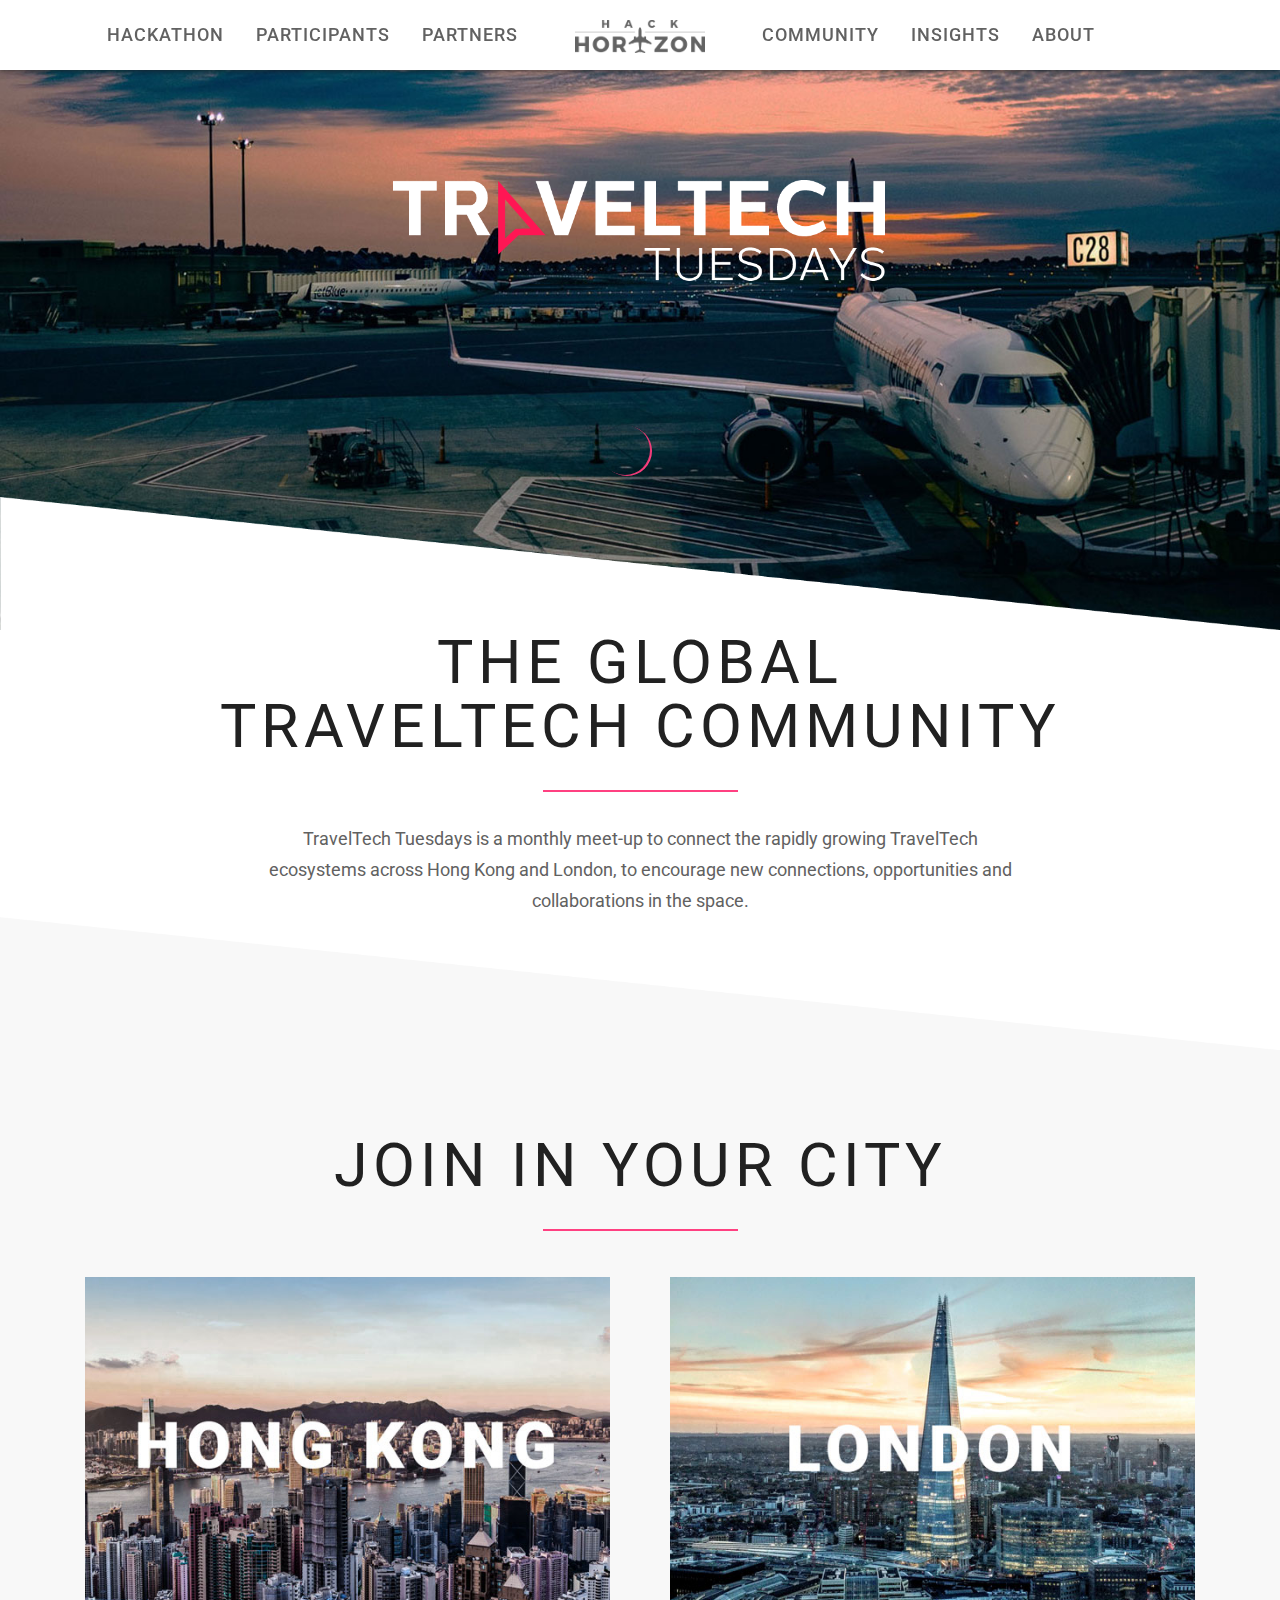
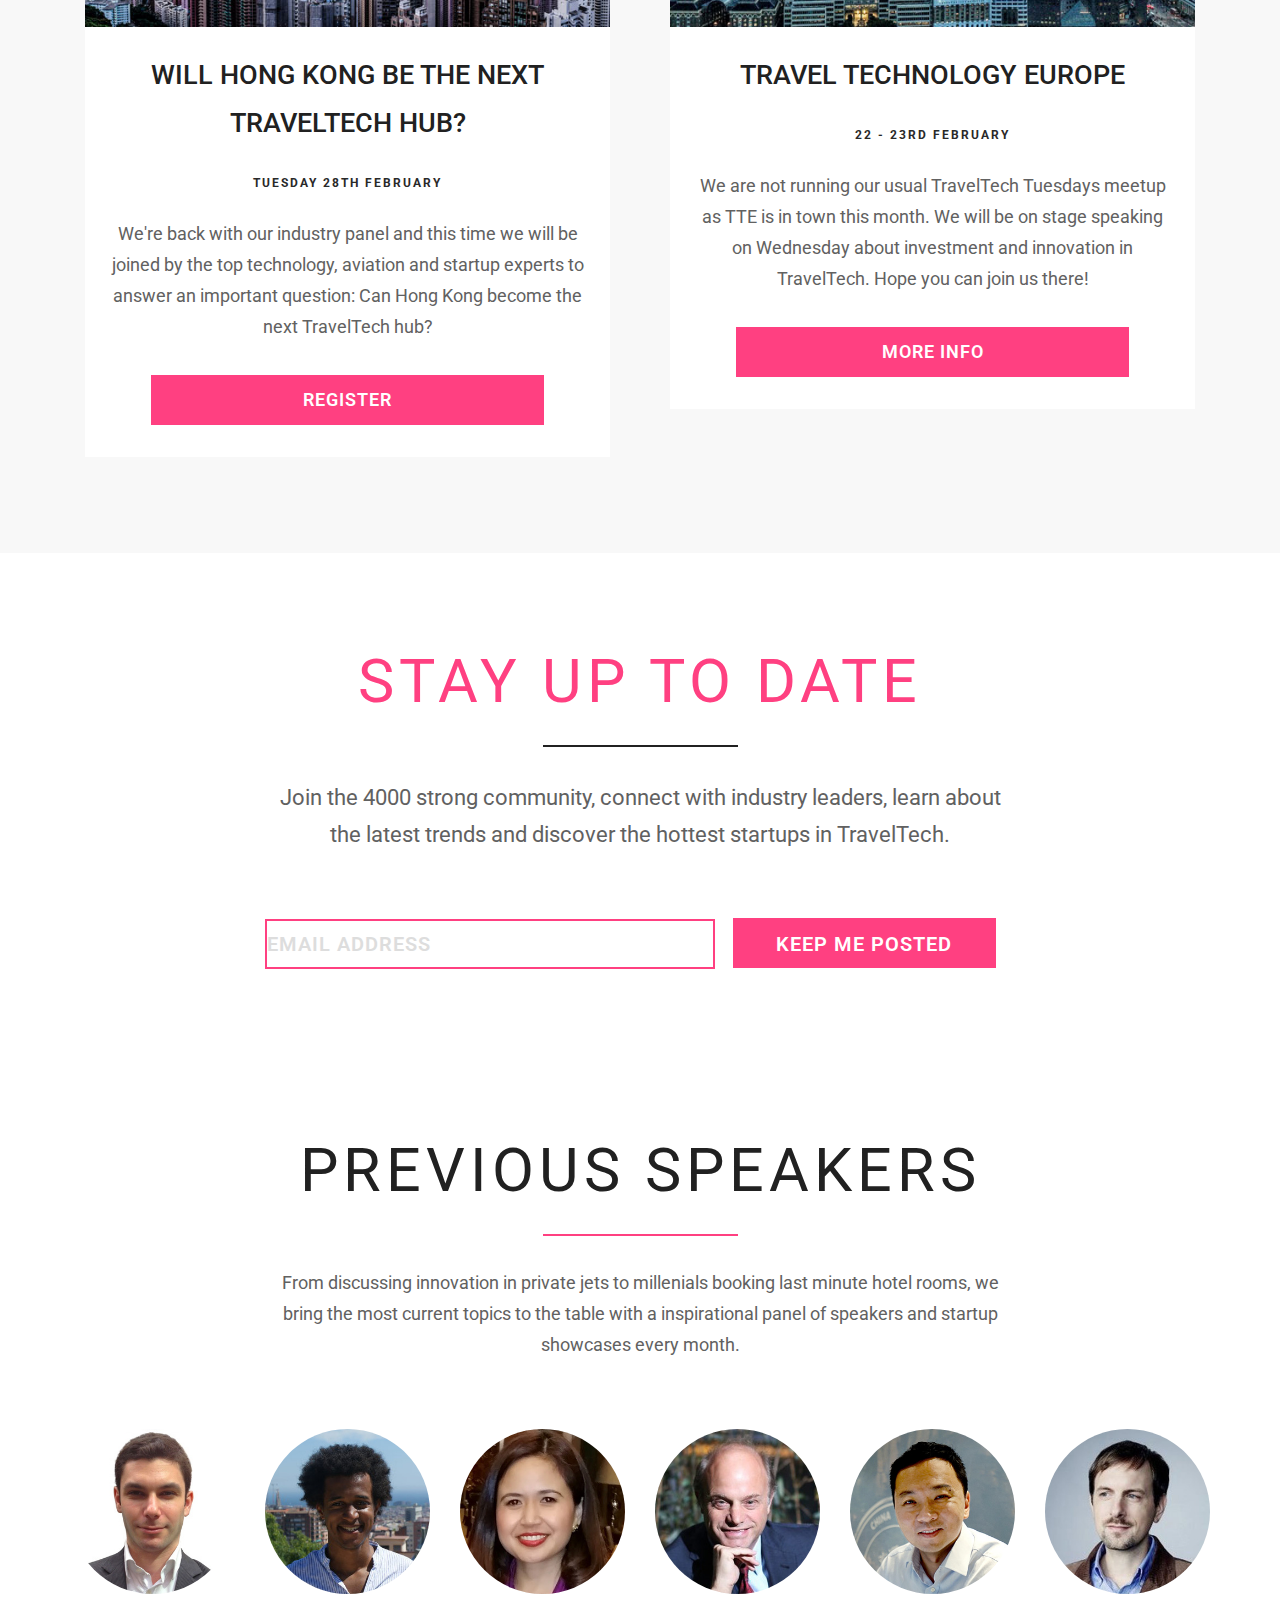
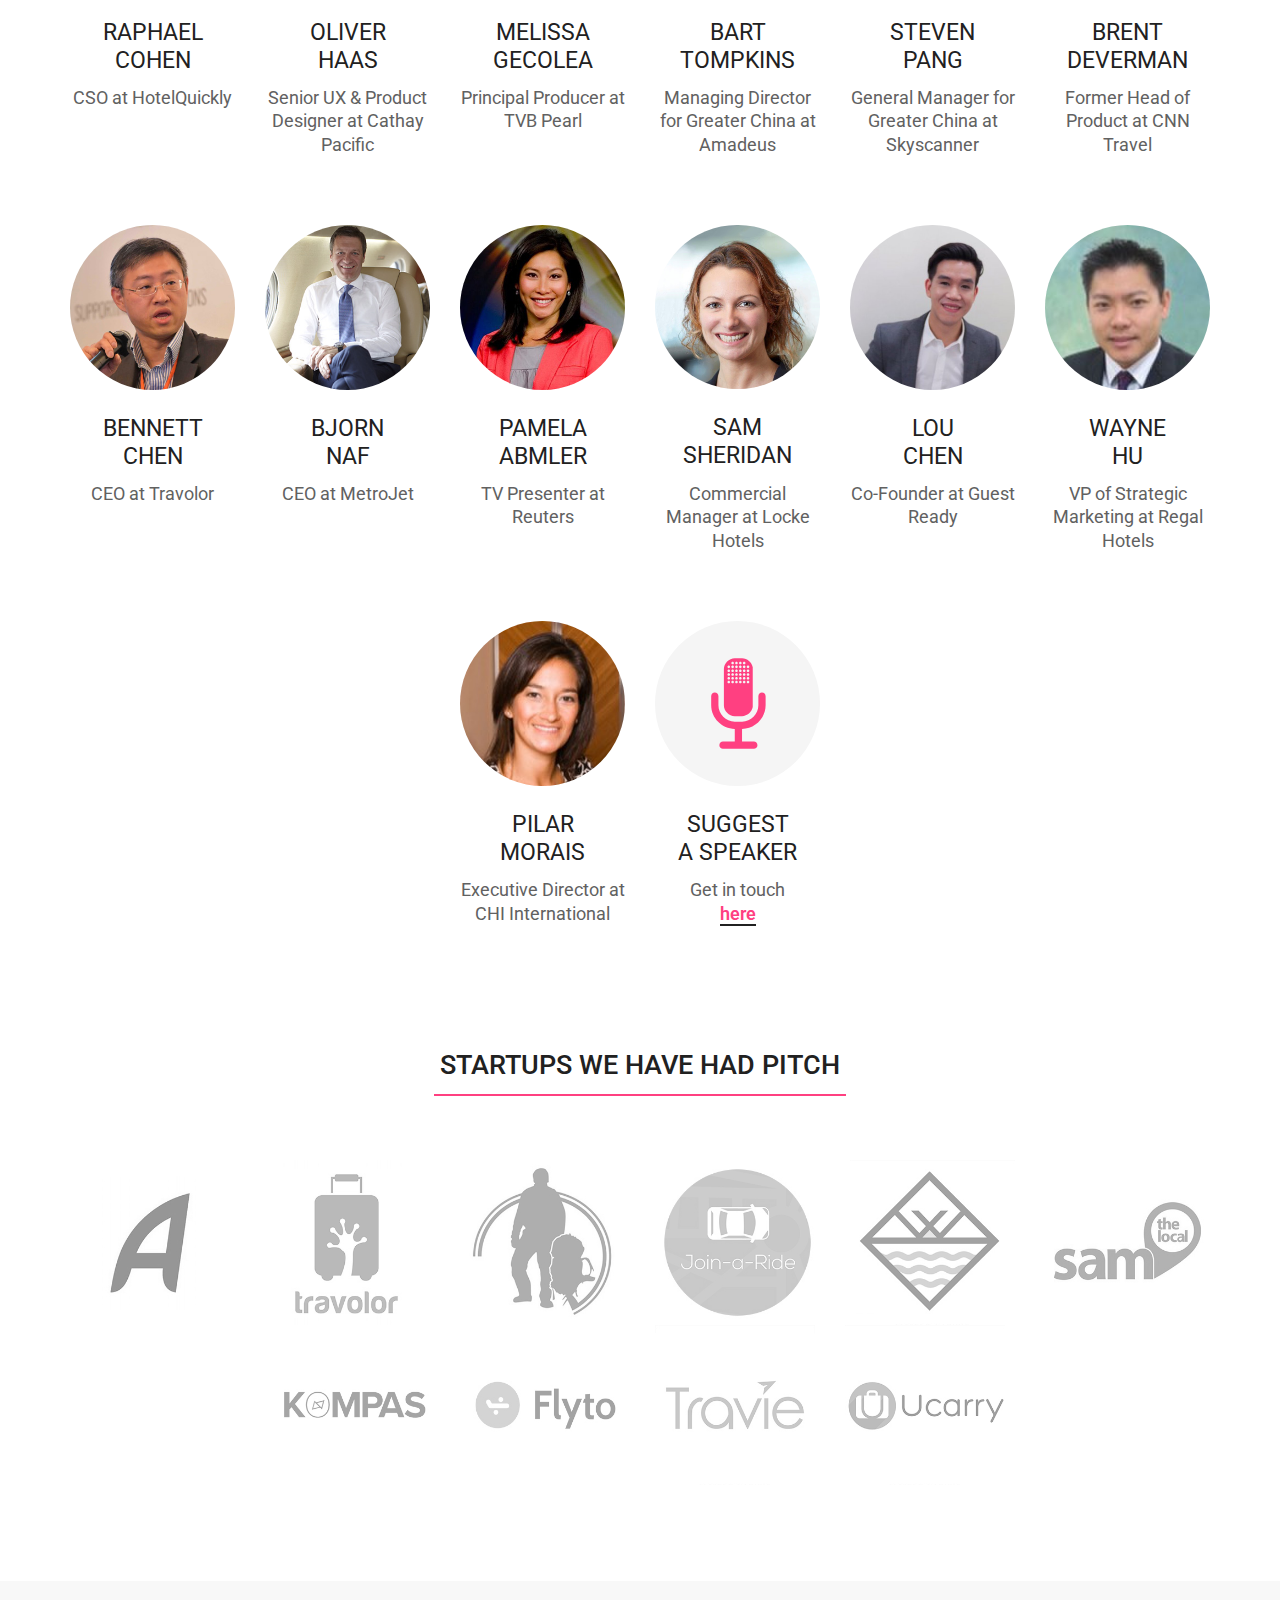
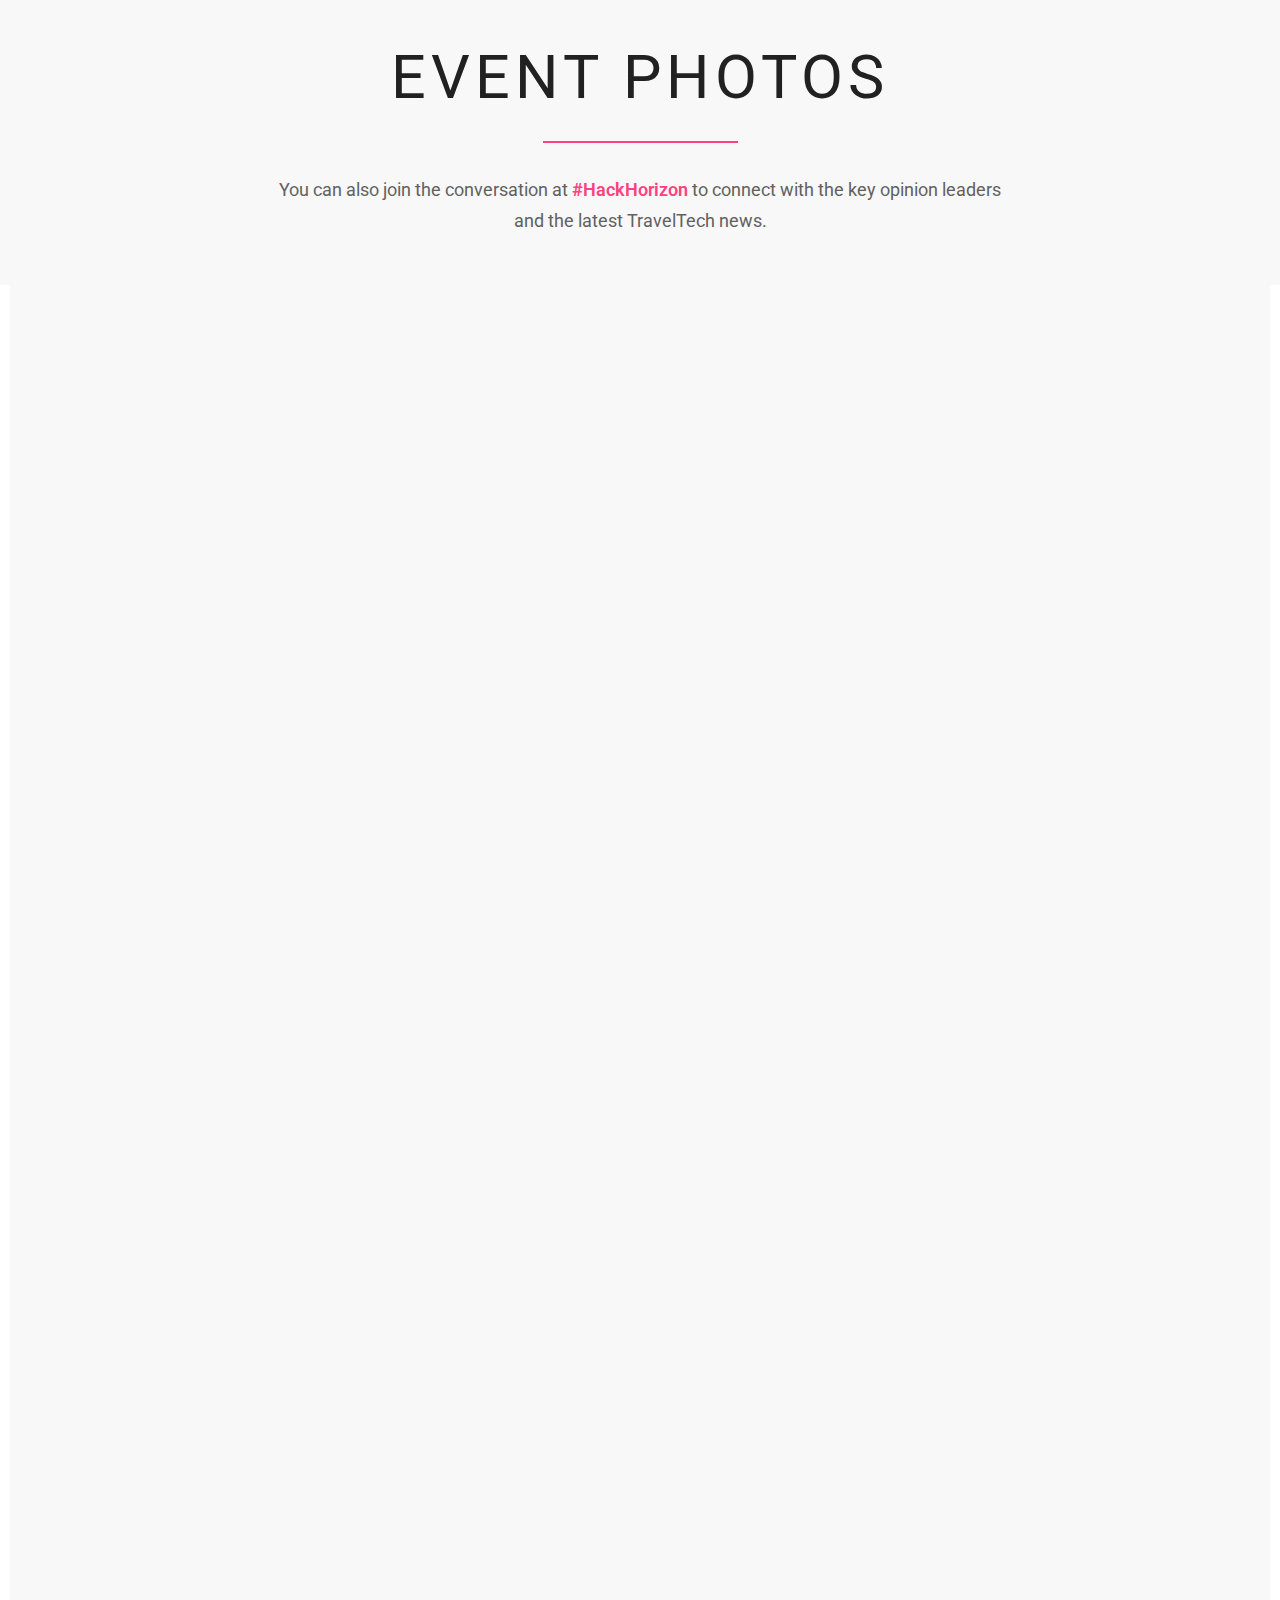
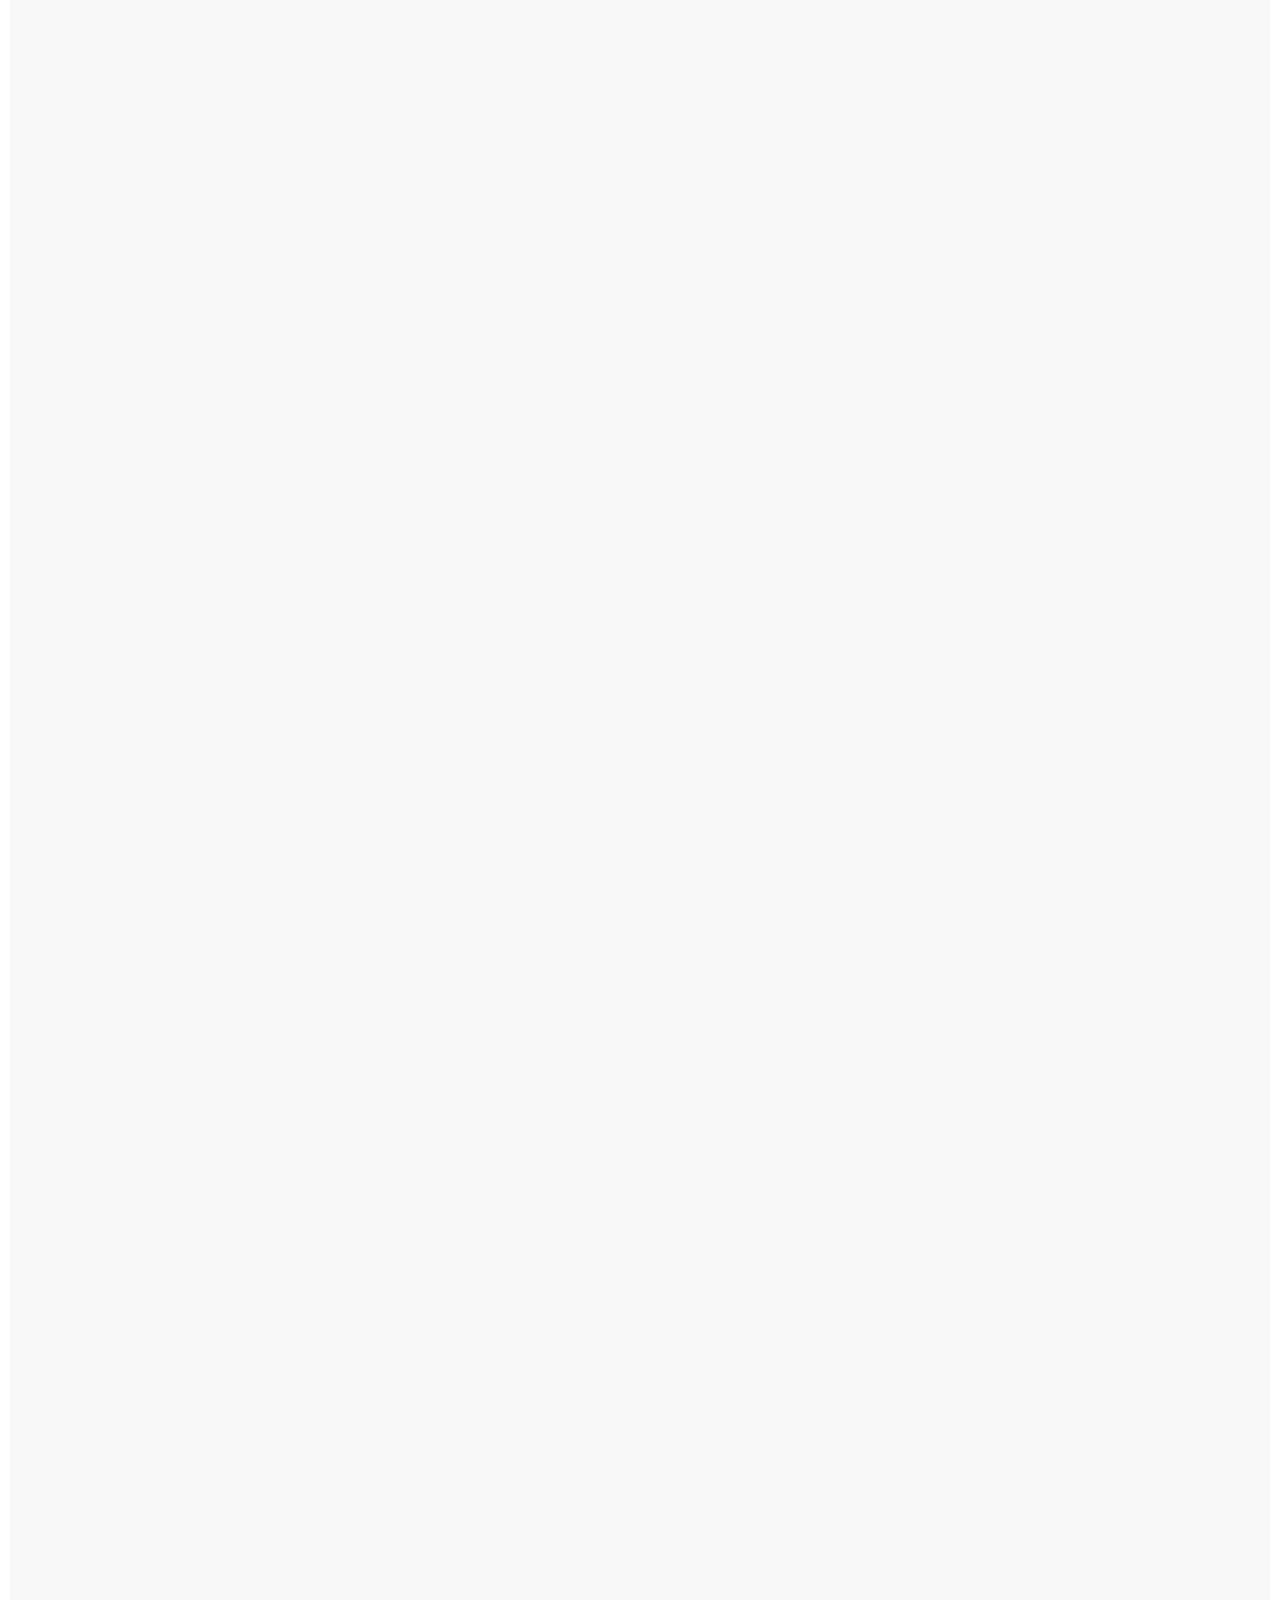
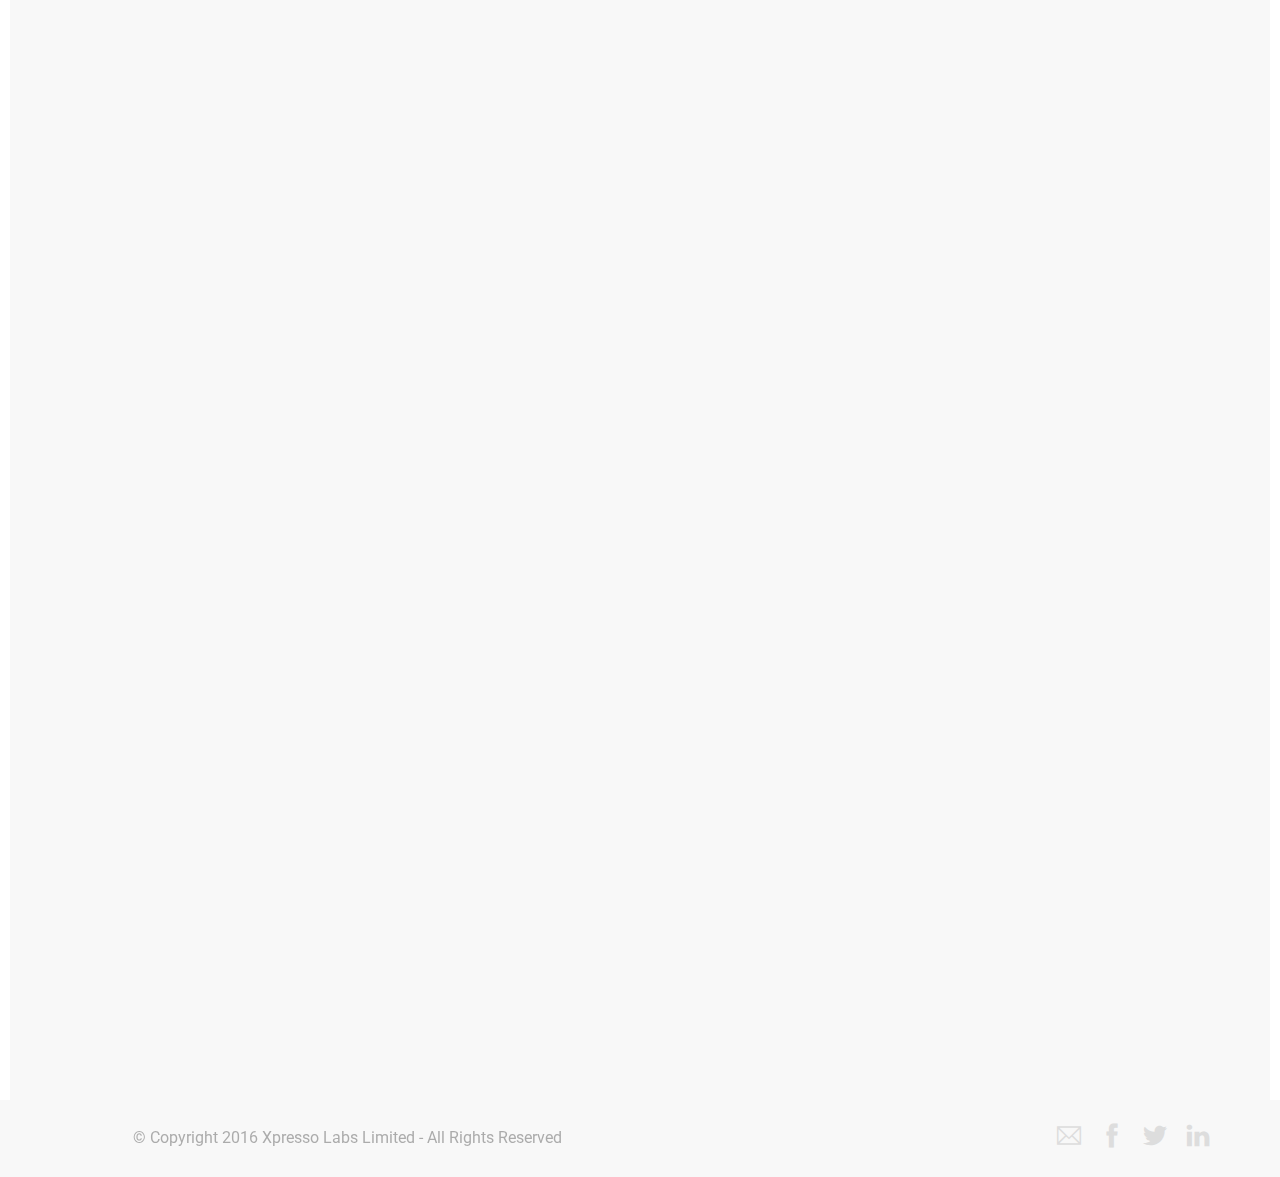
<file: traveltechtuesdays.html>
<!DOCTYPE html>
<html lang="en">
  <head>
    <title>Hack Horizon - TravelTech Tuesdays</title>
    <meta charset="utf-8">
    <!-- Open Graph Meta-Tags-->
    <meta property="og:title" content="Hack Horzion - TravelTech Tuesdays">
    <meta property="og:site_name" content="Hack Horizon">
    <meta property="og:url" content="http://www.hackhorizon.com/traveltechtuesdays.html">
    <meta property="og:description" content="TravelTech Tuesdays is a monthly meet-up to connect the rapidly growing TravelTech ecosystems across Hong Kong and London, to encourage new connections, opportunities and collaborations in the space.">
    <meta property="og:type" content="website">
    <meta property="og:image" content="http://www.hackhorizon.com/img/ttt/ttt_social.jpg">
    <meta name="description" content="TravelTech Tuesdays is a monthly meet-up to connect the rapidly growing TravelTech ecosystems across Hong Kong and London, to encourage new connections, opportunities and collaborations in the space.">
    <meta name="author" content="Kostadin Kolev">
    <link rel="canonical" href="http://www.hackhorizon.com">
    <!-- Twitter-->
    <meta name="twitter:card" content="summary">
    <meta name="twitter:url" content="http://www.hackhorizon.com">
    <meta name="twitter:title" content="Hack Horizon - TravelTech Tuesdays">
    <meta name="twitter:description" content="TravelTech Tuesdays is a monthly meet-up to connect the rapidly growing TravelTech ecosystems across Hong Kong and London, to encourage new connections, opportunities and collaborations in the space.">
    <meta name="twitter:image" content="http://www.hackhorizon.com/img/ttt/ttt_social.jpg">
    <!-- LinkedIn Fix-->
    <meta prefix="og: http://ogp.me/ns#" property="og:title" content="Hack Horizon - TravelTech Tuesdays">
    <meta prefix="og: http://ogp.me/ns#" property="og:type" content="website">
    <meta prefix="og: http://ogp.me/ns#" property="og:image" content="http://www.hackhorizon.com/img/ttt/ttt_social.jpg">
    <meta prefix="og: http://ogp.me/ns#" property="og:url" content="http://www.hackhorizon.com">
    <!-- Google  -->
    <meta name="google-site-verification" content="7b1NR2hkbM8tSikmIyOuY9KomX2mYdEgdR6punOeyzs">
    <meta name="google-site-verification" content="Eo4c7vHQRKVE4sOLhfu-dsiCqSdJgf1WzOLA8rTqN9s">
    <link rel="apple-touch-icon" sizes="57x57" href="/apple-icon-57x57.png">
    <link rel="apple-touch-icon" sizes="60x60" href="/apple-icon-60x60.png">
    <link rel="apple-touch-icon" sizes="72x72" href="/apple-icon-72x72.png">
    <link rel="apple-touch-icon" sizes="76x76" href="/apple-icon-76x76.png">
    <link rel="apple-touch-icon" sizes="114x114" href="/apple-icon-114x114.png">
    <link rel="apple-touch-icon" sizes="120x120" href="/apple-icon-120x120.png">
    <link rel="apple-touch-icon" sizes="144x144" href="/apple-icon-144x144.png">
    <link rel="apple-touch-icon" sizes="152x152" href="/apple-icon-152x152.png">
    <link rel="apple-touch-icon" sizes="180x180" href="/apple-icon-180x180.png">
    <link rel="icon" type="image/png" sizes="192x192" href="/android-icon-192x192.png">
    <link rel="icon" type="image/png" sizes="32x32" href="/favicon-32x32.png">
    <link rel="icon" type="image/png" sizes="96x96" href="/favicon-96x96.png">
    <link rel="icon" type="image/png" sizes="16x16" href="/favicon-16x16.png">
    <link rel="manifest" href="/manifest.json">
    <meta name="msapplication-TileColor" content="#ffffff">
    <meta name="msapplication-TileImage" content="/ms-icon-144x144.png">
    <meta name="theme-color" content="#ffffff">
    <meta name="viewport" content="width=device-width, initial-scale=1.0">
    <link href="css/pe-icon-7-stroke.css" rel="stylesheet" type="text/css" media="all">
    <link href="css/et-line-icons.css" rel="stylesheet" type="text/css" media="all">
    <link href="css/font-awesome.min.css" rel="stylesheet" type="text/css" media="all">
    <link href="css/themify-icons.css" rel="stylesheet" type="text/css" media="all">
    <link href="css/bootstrap.css" rel="stylesheet" type="text/css" media="all">
    <link href="css/flexslider.css" rel="stylesheet" type="text/css" media="all">
    <link href="css/theme.css" rel="stylesheet" type="text/css" media="all">
    <link href="css/ttt.css" rel="stylesheet" type="text/css" media="all">
    <link href="http://fonts.googleapis.com/css?family=Lato:300,400%7CRaleway:100,400,300,500,600,700%7COpen+Sans:400,500,600" rel="stylesheet" type="text/css">
    <link href="http://fonts.googleapis.com/css?family=Roboto:100,300,400,600,700" rel="stylesheet" type="text/css">
    <link href="css/font-roboto.css" rel="stylesheet" type="text/css">
    <!-- Facebook Pixel Code-->
    <script>
      !function(f,b,e,v,n,t,s){if(f.fbq)return;n=f.fbq=function(){n.callMethod?
      n.callMethod.apply(n,arguments):n.queue.push(arguments)};if(!f._fbq)f._fbq=n;
      n.push=n;n.loaded=!0;n.version='2.0';n.queue=[];t=b.createElement(e);t.async=!0;
      t.src=v;s=b.getElementsByTagName(e)[0];s.parentNode.insertBefore(t,s)}(window,
      document,'script','https://connect.facebook.net/en_US/fbevents.js');
      fbq('init', '219601215181154', {
      em: 'insert_email_variable,'
      });
      fbq('track', 'PageView');
    </script>
    <noscript><img height="1" width="1" style="display:none" src="https://www.facebook.com/tr?id=219601215181154&amp;ev=PageView&amp;noscript=1"></noscript>
    <!-- DO NOT MODIFY-->
    <!-- End Facebook Pixel Code-->
    
    <!-- Google Tag Manager-->
    <script>
      (function(w,d,s,l,i){w[l]=w[l]||[];w[l].push({'gtm.start':
      new Date().getTime(),event:'gtm.js'});var f=d.getElementsByTagName(s)[0],
      j=d.createElement(s),dl=l!='dataLayer'?'&l='+l:'';j.async=true;j.src=
      'https://www.googletagmanager.com/gtm.js?id='+i+dl;f.parentNode.insertBefore(j,f);
      })(window,document,'script','dataLayer','GTM-5M864QM');
      
    </script>
    <!-- Google Analytics-->
    <script>
      (function(i,s,o,g,r,a,m){i['GoogleAnalyticsObject']=r;i[r]=i[r]||function(){
      (i[r].q=i[r].q||[]).push(arguments)},i[r].l=1*new Date();a=s.createElement(o),
      m=s.getElementsByTagName(o)[0];a.async=1;a.src=g;m.parentNode.insertBefore(a,m)
      })(window,document,'script','https://www.google-analytics.com/analytics.js','ga');
      ga('create', 'UA-43203720-4', 'auto');
      ga('send', 'pageview');
      
    </script>
    <body class="scroll-assist">
      <header>
        <div class="nav_bar">
          <div class="nav-container">
            <nav class="scrolled">
              <div class="nav-bar text-center">
                <div class="col-md-2 col-md-push-5 on_top">
                  <div class="col-sm-12 text-center"><a href="index.html"><img id="plane_logo" alt="Hack Horizon Logo" src="img/logo_dark.png"></a></div>
                </div>
                <div class="col-sm-12 col-md-5 col-md-pull-2 overflow-hidden-xs nav_bar_open menu_list">
                  <ul class="menu inline-block pull-right">
                    <li><a id="top_link" href="index.html#about" class="inner-link">HACKATHON</a></li>
                    <li><a href="index.html#Final32" class="inner-link">Participants</a></li>
                    <li><a href="index.html#partners" class="inner-link">PARTNERS</a></li>
                  </ul>
                </div>
                <div class="col-sm-12 col-md-5 pb-xs-24 nav_bar_open menu_list">
                  <ul class="menu">
                    <li><a href="traveltechtuesdays.html">Community</a></li>
                    <li><a href="runwayrundown.html">Insights</a></li>
                    <li><a href="about.html">About</a></li>
                  </ul>
                </div>
                <div id="social_nav" class="col-md-4 col-md-offset-4">
                  <ul class="list-inline social-list">
                    <li><a href="mailto:team@hackhorizon.com"><i class="ti ti-email icon-sm"></i></a></li>
                    <li><a href="https://www.facebook.com/hackhorizon" target="_blank"><i class="ti-facebook icon-sm"></i></a></li>
                    <li><a href="https://www.twitter.com/hackhorizon" target="_blank"><i class="ti-twitter-alt icon-sm"></i></a></li>
                    <li><a href="https://www.linkedin.com/company/hack-horizon" target="_blank"><i class="ti-linkedin icon-sm"></i></a></li>
                  </ul>
                </div>
              </div>
              <div class="module widget-handle mobile-toggle right visible-sm visible-xs absolute-xs on_top"><i class="ti-menu"></i></div>
            </nav>
          </div>
        </div>
      </header>
      <div class="main-container">
        <section id="top_cover" class="cover">
          <div class="container diagonal_up">
            <div class="row">
              <div class="col-md-8 col-md-offset-2 text-center"><img id="ttt_logo" alt="TravelTech Tuesdays" src="img/ttt/ttt_cover_logo.png"></div>
            </div>
          </div>
        </section>
        <section>
          <div class="container">
            <div class="row">
              <div class="col-md-10 col-md-offset-1 text-center">
                <h1>
                   
                  The Global<br>TravelTech Community
                </h1>
              </div>
            </div>
            <div class="row">
              <div id="about_border" class="col-md-2 col-md-offset-5 col-xs-8 col-xs-offset-2"></div>
            </div>
            <div class="row">   
              <div class="col-md-8 col-md-offset-2 text-center">
                <p>TravelTech Tuesdays is a monthly meet-up to connect the rapidly growing TravelTech ecosystems across Hong Kong and London, to encourage new connections, opportunities and collaborations in the space.</p>
              </div>
            </div>
          </div>
        </section>
        <section id="cities" class="bg-secondary diagonal_down">
          <div class="container">
            <div class="row">
              <div class="col-md-10 col-md-offset-1 text-center">
                <h1>
                   
                  Join In Your City
                </h1>
              </div>
            </div>
            <div class="row">
              <div id="about_border" class="col-md-2 col-md-offset-5 col-xs-8 col-xs-offset-2"></div>
            </div>
            <div class="row">
              <div class="col-md-6 text-center">
                <div class="col-md-12">
                  <div class="city_image"><a href="https://ttt8-hk.eventbrite.co.uk" target="_blank"><img alt="Hong Kong" src="img/ttt/HK66.jpg"></a></div>
                  <div class="bg-white description">                               
                    <h2> Will Hong Kong Be The Next TravelTech Hub?</h2>
                    <h6 class="uppercase">Tuesday 28th February</h6>
                    <p>We're back with our industry panel and this time we will be joined by the top technology, aviation and startup experts to answer an important question: Can Hong Kong become the next TravelTech hub?</p><a target="_blank" href="https://ttt8-hk.eventbrite.co.uk" class="btn btn-lg">Register</a>
                  </div>
                </div>
              </div>
              <div class="col-md-6 text-center">
                <div class="col-md-12">
                  <div class="city_image"><a href="http://www.traveltechnologyeurope.com/" target="_blank"><img alt="London" src="img/ttt/LDN66.jpg"></a></div>
                  <div class="bg-white description">                   
                    <h2>Travel Technology Europe</h2>
                    <h6 class="uppercase">22 - 23rd February</h6>
                    <p>We are not running our usual TravelTech Tuesdays meetup as TTE is in town this month. We will be on stage speaking on Wednesday about investment and innovation in TravelTech. Hope you can join us there!</p><a href="http://www.traveltechnologyeurope.com/" target="_blank" class="btn btn-lg">More Info</a>
                  </div>
                </div>
              </div>
            </div>
            
            
            
            
          </div>
        </section>
        <section id="CTA" class="section_padding">
          <div class="container">
            <div class="row">
              <div class="col-md-12 col-sm-12 text-center">
                <h1>Stay Up To Date</h1>
              </div>
            </div>
            <div class="row">
              <div id="about_border" class="col-md-2 col-md-offset-5 col-xs-8 col-xs-offset-2"></div>
            </div>
            <div class="row">
              <div class="col-md-8 col-md-offset-2 text-center">       
                <p>Join the 4000 strong community, connect with industry leaders,  learn about the latest trends and discover the hottest startups in TravelTech.</p>
              </div>
            </div>
            <div id="sign_up_form" class="row">
              <div class="col-md-8 col-md-offset-2 col-sm-10 col-sm-offset-1">
                <form data-success="TThanks for signing up! We will send you an email to confirm shortly." data-error="Please provide a valid email address." class="form-newsletter">
                  <input type="text" name="email" placeholder="Email Address" class="mb0 transparent validate-email validate-required signup-email-field">
                  <button type="submit" class="btn-white mb0">Keep Me Posted</button>
                  <iframe srcdoc="&lt;!-- Begin MailChimp Signup Form --&gt; &lt;link href=&quot;//cdn-images.mailchimp.com/embedcode/classic-10_7.css&quot; rel=&quot;stylesheet&quot; type=&quot;text/css&quot;&gt; &lt;style type=&quot;text/css&quot;&gt;     #mc_embed_signup{background:#fff; clear:left; font:14px Helvetica,Arial,sans-serif; }   /* Add your own MailChimp form style overrides in your site stylesheet or in this style block.     We recommend moving this block and the preceding CSS link to the HEAD of your HTML file. */ &lt;/style&gt; &lt;div id=&quot;mc_embed_signup&quot;&gt; &lt;form action=&quot;//hackhorizon.us14.list-manage.com/subscribe/post?u=dc998c584ca693456aadfab40&amp;amp;id=c1cfe0b8c3&quot; method=&quot;post&quot; id=&quot;mc-embedded-subscribe-form&quot; name=&quot;mc-embedded-subscribe-form&quot; class=&quot;validate&quot; target=&quot;_blank&quot; novalidate&gt;     &lt;div id=&quot;mc_embed_signup_scroll&quot;&gt;    &lt;h2&gt;Subscribe to our mailing list&lt;/h2&gt; &lt;div class=&quot;indicates-required&quot;&gt;&lt;span class=&quot;asterisk&quot;&gt;*&lt;/span&gt; indicates required&lt;/div&gt; &lt;div class=&quot;mc-field-group&quot;&gt;    &lt;label for=&quot;mce-EMAIL&quot;&gt;Email Address  &lt;span class=&quot;asterisk&quot;&gt;*&lt;/span&gt; &lt;/label&gt;  &lt;input type=&quot;email&quot; value=&quot;&quot; name=&quot;EMAIL&quot; class=&quot;required email&quot; id=&quot;mce-EMAIL&quot;&gt; &lt;/div&gt; &lt;div class=&quot;mc-field-group&quot;&gt;    &lt;label for=&quot;mce-FNAME&quot;&gt;First Name &lt;/label&gt;  &lt;input type=&quot;text&quot; value=&quot;&quot; name=&quot;FNAME&quot; class=&quot;&quot; id=&quot;mce-FNAME&quot;&gt; &lt;/div&gt; &lt;div class=&quot;mc-field-group&quot;&gt;   &lt;label for=&quot;mce-LNAME&quot;&gt;Last Name &lt;/label&gt;   &lt;input type=&quot;text&quot; value=&quot;&quot; name=&quot;LNAME&quot; class=&quot;&quot; id=&quot;mce-LNAME&quot;&gt; &lt;/div&gt; &lt;div class=&quot;mc-field-group&quot;&gt;   &lt;label for=&quot;mce-MMERGE3&quot;&gt;Location &lt;/label&gt;  &lt;input type=&quot;text&quot; value=&quot;&quot; name=&quot;MMERGE3&quot; class=&quot;&quot; id=&quot;mce-MMERGE3&quot;&gt; &lt;/div&gt;    &lt;div id=&quot;mce-responses&quot; class=&quot;clear&quot;&gt;      &lt;div class=&quot;response&quot; id=&quot;mce-error-response&quot; style=&quot;display:none&quot;&gt;&lt;/div&gt;       &lt;div class=&quot;response&quot; id=&quot;mce-success-response&quot; style=&quot;display:none&quot;&gt;&lt;/div&gt;     &lt;/div&gt;    &lt;!-- real people should not fill this in and expect good things - do not remove this or risk form bot signups--&gt;     &lt;div style=&quot;position: absolute; left: -5000px;&quot; aria-hidden=&quot;true&quot;&gt;&lt;input type=&quot;text&quot; name=&quot;b_dc998c584ca693456aadfab40_c1cfe0b8c3&quot; tabindex=&quot;-1&quot; value=&quot;&quot;&gt;&lt;/div&gt;     &lt;div class=&quot;clear&quot;&gt;&lt;input type=&quot;submit&quot; value=&quot;Subscribe&quot; name=&quot;subscribe&quot; id=&quot;mc-embedded-subscribe&quot; class=&quot;button&quot;&gt;&lt;/div&gt;     &lt;/div&gt; &lt;/form&gt; &lt;/div&gt; &lt;script type='text/javascript' src='//s3.amazonaws.com/downloads.mailchimp.com/js/mc-validate.js'&gt;&lt;/script&gt;&lt;script type='text/javascript'&gt;(function($) {window.fnames = new Array(); window.ftypes = new Array();fnames[0]='EMAIL';ftypes[0]='email';fnames[1]='FNAME';ftypes[1]='text';fnames[2]='LNAME';ftypes[2]='text';fnames[3]='MMERGE3';ftypes[3]='text';}(jQuery));var $mcj = jQuery.noConflict(true);&lt;/script&gt; &lt;!--End mc_embed_signup--&gt;" class="mail-list-form"></iframe>
                </form>
              </div>
            </div>
            <div class="row">
              <div class="col-xs-8 col-xs-offset-2 text-center"></div>
            </div>
          </div>
        </section>
        <section id="speakers">
          <div class="container">
            <div class="row">
              <div class="col-md-12 col-sm-12 text-center">
                <h1>Previous Speakers</h1>
              </div>
            </div>
            <div class="row">
              <div id="about_border" class="col-md-2 col-md-offset-5 col-xs-8 col-xs-offset-2"></div>
            </div>
            <div class="row">   
              <div class="col-md-8 col-md-offset-2 text-center">
                <p>From discussing innovation in private jets to millenials booking last minute hotel rooms, we bring the most current topics to the table with a inspirational panel of speakers and startup showcases every month.</p>
              </div>
            </div>
            <div class="row">
              <div class="col-md-2 col-sm-4 col-xs-6">
                <div class="feature feature-2 filled text-center">
                  <div class="text-center"><img alt="Raphael Chohen" src="img/ttt/raph.jpg" class="speaker_image">
                    <h2 class="uppercase">
                       
                      Raphael<br>Cohen
                    </h2>
                    <p>CSO at HotelQuickly</p>
                  </div>
                </div>
              </div>
              <div class="col-md-2 col-sm-4 col-xs-6">
                <div class="feature feature-2 filled text-center">
                  <div class="text-center"><img alt="Oliver Haas" src="img/ttt/oli.jpg" class="speaker_image">
                    <h2 class="uppercase">
                       
                      Oliver<br>Haas
                    </h2>
                    <p>Senior UX & Product Designer at Cathay Pacific</p>
                  </div>
                </div>
              </div>
              <div class="col-md-2 col-sm-4 col-xs-6">
                <div class="feature feature-2 filled text-center">
                  <div class="text-center"><img alt="Melissa Gecolea" src="img/ttt/mel.jpg" class="speaker_image">
                    <h2 class="uppercase">
                       
                      Melissa<br>Gecolea
                    </h2>
                    <p>Principal Producer at TVB Pearl</p>
                  </div>
                </div>
              </div>
              <div class="col-md-2 col-sm-4 col-xs-6">                           
                <div class="feature feature-2 filled text-center">
                  <div class="text-center"><img alt="Bart Tompkins" src="img/ttt/bart.jpg" class="speaker_image">
                    <h2 class="uppercase">
                       
                      Bart<br>Tompkins
                    </h2>
                    <p>Managing Director for Greater China at Amadeus</p>
                  </div>
                </div>
              </div>
              <div class="col-md-2 col-sm-4 col-xs-6">
                <div class="feature feature-2 filled text-center">
                  <div class="text-center"><img alt="Steven Pang" src="img/ttt/steven.jpg" class="speaker_image">
                    <h2 class="uppercase">
                       
                      Steven<br>Pang
                    </h2>
                    <p>General Manager for Greater China at Skyscanner</p>
                  </div>
                </div>
              </div>
              <div class="col-md-2 col-sm-4 col-xs-6">
                <div class="feature feature-2 filled text-center">
                  <div class="text-center"><img alt="Brent Deverman" src="img/ttt/brent.jpg" class="speaker_image">
                    <h2 class="uppercase">
                       
                      Brent<br>Deverman
                    </h2>
                    <p>Former Head of Product at CNN Travel</p>
                  </div>
                </div>
              </div>
            </div>
            <div class="row">
              <div class="col-md-2 col-sm-4 col-xs-6">
                <div class="feature feature-2 filled text-center">
                  <div class="text-center"><img alt="Bennett Chen" src="img/ttt/bennett.jpg" class="speaker_image">
                    <h2 class="uppercase">
                       
                      Bennett<br>Chen
                    </h2>
                    <p>CEO at Travolor</p>
                  </div>
                </div>
              </div>
              <div class="col-md-2 col-sm-4 col-xs-6">
                <div class="feature feature-2 filled text-center">
                  <div class="text-center"><img alt="Bjorn Naf" src="img/ttt/bjorn.jpg" class="speaker_image">
                    <h2 class="uppercase">
                       
                      Bjorn <br>Naf
                    </h2>
                    <p>CEO at MetroJet</p>
                  </div>
                </div>
              </div>
              <div class="clearfix visible-xs-block"></div>
              <div class="col-md-2 col-sm-4 col-xs-6">
                <div class="feature feature-2 filled text-center">
                  <div class="text-center"><img alt="Pamela Abmler" src="img/ttt/pam.jpg" class="speaker_image">
                    <h2 class="uppercase">
                       
                      Pamela<br>Abmler
                    </h2>
                    <p>TV Presenter at Reuters</p>
                  </div>
                </div>
              </div>
              <div class="col-md-2 col-sm-4 col-xs-6">
                <div class="feature feature-2 filled text-center">
                  <div class="text-center"><img alt="Sam Sheridan" src="img/ttt/sam.jpg" class="speaker_image">
                    <h2 class="uppercase">
                       
                      Sam<br>Sheridan
                    </h2>
                    <p>Commercial Manager at Locke Hotels</p>
                  </div>
                </div>
              </div>
              <div class="col-md-2 col-sm-4 col-xs-6">
                <div class="feature feature-2 filled text-center">
                  <div class="text-center"><img alt="Lou Chen" src="img/ttt/lou.jpg" class="speaker_image">
                    <h2 class="uppercase">
                       
                      Lou<br>Chen
                    </h2>
                    <p>Co-Founder at Guest Ready</p>
                  </div>
                </div>
              </div>
              <div class="col-md-2 col-sm-4 col-xs-6">
                <div class="feature feature-2 filled text-center">
                  <div class="text-center"><img alt="Wayne Hu" src="img/ttt/wayne.jpg" class="speaker_image">
                    <h2 class="uppercase">
                       
                      Wayne<br>Hu
                    </h2>
                    <p>VP of Strategic Marketing at Regal Hotels</p>
                  </div>
                </div>
              </div>
              <div class="col-md-2 col-sm-4 col-xs-6 col-md-offset-4">
                <div class="feature feature-2 filled text-center">
                  <div class="text-center"><img alt="pilar" src="img/ttt/pilar.jpg" class="speaker_image">
                    <h2 class="uppercase">
                       
                      Pilar <br>Morais
                    </h2>
                    <p>Executive Director at CHI International</p>
                  </div>
                </div>
              </div>
              <div class="col-md-2 col-sm-4 col-xs-6">
                <div class="feature feature-2 filled text-center">
                  <div class="text-center"><img id="svg" alt="speaker" src="img/ttt/speaker.svg">
                    <h2 class="uppercase">
                       
                      Suggest<br>a speaker
                    </h2>
                    <p>Get in touch <br><span><a id="speaker_contact" href="mailto:team@hackhorizon.com">here                                    </a></span></p>
                  </div>
                </div>
              </div>
            </div>
            <div class="row">
              <div class="col-md-8 col-md-offset-2 col-sm-12 text-center">
                <h2 class="startups_header">Startups We Have Had Pitch</h2>
              </div>
            </div>
            <div class="row">
              <div class="col-md-2 startup_logo"><a traget="_blank" href="https://www.antlos.com/en/"><img alt="Logo" src="img/ttt/startups/antlos.jpg"></a></div>
              <div class="col-md-2 startup_logo"><a traget="_blank" href="http://www.travolor.com/"><img alt="Logo" src="img/ttt/startups/travelor.jpg"></a></div>
              <div class="col-md-2 startup_logo"><a traget="_blank" href="https://globalnomadic.com/"><img alt="Logo" src="img/ttt/startups/globalnomadic.jpg"></a></div>
              <div class="col-md-2 startup_logo"><a traget="_blank" href="https://itunes.apple.com/hk/app/join-a-ride-tong-lu-ren/id1109695266?mt=8"><img alt="Logo" src="img/ttt/startups/joinaride.jpg"></a></div>
              <div class="col-md-2 startup_logo"><a traget="_blank" href="http://www.wandersnap.co/"><img alt="Logo" src="img/ttt/startups/wondersnap.jpg"></a></div>
              <div class="col-md-2 startup_logo"><a traget="_blank" href="http://samthelocal.com/"><img alt="Logo" src="img/ttt/startups/sam.jpg"></a></div>
            </div>
            <div class="col-md-2 col-md-offset-2 startup_logo"><a traget="_blank" href="https://www.kompasapp.com/"><img alt="Logo" src="img/ttt/startups/kompas.jpg"></a></div>
            <div class="col-md-2 startup_logo"><a traget="_blank" href="http://www.useflyto.co.uk/"><img alt="Logo" src="img/ttt/startups/flyto.jpg"></a></div>
            <div class="col-md-2 startup_logo"><a traget="_blank" href="http://www.travie.co/"><img alt="Logo" src="img/ttt/startups/travie.jpg"></a></div>
            <div class="col-md-2 startup_logo"><a traget="_blank" href="http://ucarry.it/"><img alt="Logo" src="img/ttt/startups/ucarry.jpg"></a></div>
          </div>
        </section>
        <section id="photos" class="bg-secondary">
          <div class="container">
            <div class="row">
              <div class="col-md-12 col-sm-12 text-center">
                <h1>Event Photos</h1>
              </div>
            </div>
            <div class="row">
              <div id="about_border" class="col-md-2 col-md-offset-5 col-xs-8 col-xs-offset-2"></div>
            </div>
            <div class="row">   
              <div class="col-md-8 col-md-offset-2 text-center">
                <p>You can also join the conversation at  <span><a href="https://twitter.com/HackHorizon">#HackHorizon</a></span> to connect with the key opinion leaders and the latest TravelTech news.</p>
              </div>
            </div>
          </div>
        </section>
        <section id="photo_media" class="projects bg-secondary">
          <div class="row masonry-loader fixed-center">
            <div class="col-sm-12 text-center">
              <div class="spinner"></div>
            </div>
          </div>
          <div class="row masonry masonryFlyIn">
            <div class="col-md-4 col-xs-6 masonry-item project">
              <div class="image-tile text-center"><img alt="Pic" src="img/ttt/TTTLDN1/tttldn1.jpg" class="event_photo"></div>
            </div>
            <div class="col-md-4 col-xs-12 masonry-item project">
              <div class="image-tile text-center">
                <blockquote class="twitter-tweet">
                  <p lang="en" dir="ltr">Attending my first Traveltech Tuesdays event hosted by <a href="https://twitter.com/HackHorizon">@HackHorizon </a> in a beautiful <a href="https://twitter.com/traveltechlab">@traveltechlab </a> <a href="https://twitter.com/hashtag/tttldn?src=hash">#tttldn </a> <a href="https://t.co/FHuSZDi5Op">pic.twitter.com/FHuSZDi5Op</a></p>— Andra Muresanu (@whereisandra) <a href="https://twitter.com/whereisandra/status/798608679889031168">November 15, 2016</a>
                </blockquote>
              </div>
            </div>
            <div class="col-md-4 col-xs-6 masonry-item project">
              <div class="image-tile text-center"><img alt="Pic" src="img/ttt/TTTLDN1/tttldn2.jpg" class="event_photo"></div>
            </div>
            <div class="col-md-4 col-xs-6 masonry-item project">
              <div class="image-tile text-center"><img alt="Pic" src="img/ttt/TTTLDN1/tttldn3.jpg" class="event_photo"></div>
            </div>
            <div class="col-md-4 col-xs-6 masonry-item project">
              <div class="image-tile text-center"><img alt="Pic" src="img/ttt/TTTLDN1/tttldn4.jpg" class="event_photo"></div>
            </div>
            <div class="col-md-4 col-xs-6 masonry-item project">
              <div class="image-tile text-center">
                <blockquote class="twitter-tweet">
                  <p lang="en" dir="ltr">Interesting fireside chat about how the hospitality industry is changing <a href="https://twitter.com/HackHorizon">@HackHorizon</a> <a href="https://twitter.com/LockeHotels"> @LockeHotels </a> <a href="https://twitter.com/hashtag/TTTLDN?src=hash">#TTTLDN </a> <a href="https://t.co/56gqDs7cjc">pic.twitter.com/56gqDs7cjc</a></p>— Reijo Pold (彭 瑞) (@reiopold) <a href="https://twitter.com/reiopold/status/798610270738223105">November 15, 2016</a>
                </blockquote>
              </div>
            </div>
            <div class="col-md-4 col-xs-6 masonry-item project">
              <div class="image-tile text-center"><img alt="Pic" src="img/ttt/TTT2/ttt1.jpg" class="event_photo"></div>
            </div>
            <div class="col-md-4 col-xs-6 masonry-item project">
              <div class="image-tile text-center"><img alt="Pic" src="img/ttt/TTT2/ttt2.jpg" class="event_photo"></div>
            </div>
            <div class="col-md-4 col-xs-6 masonry-item project">
              <div class="image-tile text-center"><img alt="Pic" src="img/ttt/TTT2/ttt3.jpg" class="event_photo"></div>
            </div>
            <div class="col-md-4 col-xs-12 masonry-item project">
              <div class="image-tile text-center">
                <blockquote data-lang="en" class="twitter-tweet">
                  <p lang="en" dir="ltr">Kicking off <a href="https://twitter.com/hashtag/TravelTech?src=hash"> #TravelTech </a> Tuesdays with <a href="https://twitter.com/Skyscanner">@Skyscanner </a>, <a href="https://twitter.com/AmadeusITGroup">@AmadeusITGroup </a> & <a href="https://twitter.com/CNNTravel">@CNNTravel </a> <a href="https://twitter.com/HackHorizon">@HackHorizon </a> <a href="https://t.co/La95ODD53x">pic.twitter.com/La95ODD53x</a></p>— Kristy Hart (@kristiyana_hart) <a href="https://twitter.com/kristiyana_hart/status/775667229069377536">September 13, 2016</a>
                </blockquote>
              </div>
            </div>
            <div class="col-md-4 col-xs-6 masonry-item project">
              <div class="image-tile text-center"><img alt="Pic" src="img/ttt/TTT2/ttt4.jpg" class="event_photo"></div>
            </div>
            <div class="col-md-4 col-xs-6 masonry-item project">
              <div class="image-tile text-center"><img alt="Pic" src="img/ttt/TTT2/ttt5.jpg" class="event_photo"></div>
            </div>
            <div class="col-md-4 col-xs-6 masonry-item project">
              <div class="image-tile text-center">
                <blockquote class="twitter-tweet">
                  <p lang="en" dir="ltr">Full room at the <a href="https://twitter.com/hashtag/TravelTech?src=hash">#TravelTech </a> Tuesdays <a href="https://twitter.com/hashtag/London?src=hash">#London </a>! Great to see so many people wanting to shake up the space! <a href="https://twitter.com/HackHorizon">@HackHorizon </a> <a href="https://twitter.com/traveltechlab">@traveltechlab </a> <a href="https://t.co/K7eC7r3PEI">pic.twitter.com/K7eC7r3PEI</a></p>— Kristy Hart (@kristiyana_hart) <a href="https://twitter.com/kristiyana_hart/status/798606636977819649">November 15, 2016</a>
                </blockquote>
              </div>
            </div>
            <div class="col-md-4 col-xs-6 masonry-item project">
              <div class="image-tile text-center"><img alt="Pic" src="img/ttt/TTT2/ttt6.jpg" class="event_photo"></div>
            </div>
            <div class="col-md-4 col-xs-6 masonry-item project">
              <div class="image-tile text-center"><img alt="Pic" src="img/ttt/TTT3/ttt1.jpg" class="event_photo"></div>
            </div>
            <div class="col-md-4 col-xs-12 masonry-item project">
              <div class="image-tile text-center">
                <blockquote data-lang="en" class="twitter-tweet">
                  <p lang="en" dir="ltr">"Metrojet is not Uber!  The pilots do not own the private jets," says <a href="https://twitter.com/NafBjorn">@NafBjorn </a> <a href="https://twitter.com/HackHorizon">@HackHorizon </a> <a href="https://twitter.com/hashtag/TravelTech?src=hash">#TravelTech </a> <a href="https://t.co/Bnuiyw4MTT">pic.twitter.com/Bnuiyw4MTT</a></p>— Hack Horizon (@HackHorizon) <a href="https://twitter.com/HackHorizon/status/785865143833931776">October 11, 2016</a>
                </blockquote>
              </div>
            </div>
            <div class="col-md-4 col-xs-6 masonry-item project">
              <div class="image-tile text-center"><img alt="Pic" src="img/ttt/TTT3/ttt9.jpg" class="event_photo"></div>
            </div>
            <div class="col-md-4 col-xs-6 masonry-item project">
              <div class="image-tile text-center"><img alt="Pic" src="img/ttt/TTT3/ttt2.jpg" class="event_photo"></div>
            </div>
            <div class="col-md-4 col-xs-6 masonry-item project">
              <div class="image-tile text-center"><img alt="Pic" src="img/ttt/TTT3/ttt3.jpg" class="event_photo"></div>
            </div>
            <div class="col-md-4 col-xs-6 masonry-item project">
              <div class="image-tile text-center"><img alt="Pic" src="img/ttt/TTT3/ttt4.jpg" class="event_photo"></div>
            </div>
            <div class="col-md-4 col-xs-6 masonry-item project">
              <div class="image-tile text-center"><img alt="Pic" src="img/ttt/TTT3/ttt5.jpg" class="event_photo"></div>
            </div>
            <div class="col-md-4 col-xs-12 masonry-item project">
              <div class="image-tile text-center">
                <blockquote data-lang="en" class="twitter-tweet">
                  <p lang="en" dir="ltr">Ready to start our TravelTech Tuesday's panel! <a href="https://twitter.com/BennettLBChen">@BennettLBChen </a> <a href="https://twitter.com/Travolor">@Travolor </a> <a href="https://twitter.com/hashtag/TravelTech?src=hash">#TravelTech </a> <a href="https://twitter.com/hashtag/ttot?src=hash">#ttot </a> <a href="https://t.co/vPuOupTIxM">pic.twitter.com/vPuOupTIxM</a></p>— Hack Horizon (@HackHorizon) <a href="https://twitter.com/HackHorizon/status/785807548284665857">October 11, 2016</a>
                </blockquote>
              </div>
            </div>
            <div class="col-md-4 col-xs-6 masonry-item project">
              <div class="image-tile text-center"><img alt="Pic" src="img/ttt/TTT3/ttt6.jpg" class="event_photo"></div>
            </div>
            <div class="col-md-4 col-xs-6 masonry-item project">
              <div class="image-tile text-center"><img alt="Pic" src="img/ttt/TTT3/ttt7.jpg" class="event_photo"></div>
            </div>
            <div class="col-md-4 col-xs-6 masonry-item project">
              <div class="image-tile text-center"><img alt="Pic" src="img/ttt/TTT3/ttt8.jpg" class="event_photo"></div>
            </div>
            <div class="col-md-4 col-xs-12 masonry-item project">
              <div class="image-tile text-center">
                <blockquote data-lang="en" class="twitter-tweet">
                  <p lang="en" dir="ltr">Attending <a href="https://twitter.com/HackHorizon">@HackHorizon </a><a href="https://twitter.com/hashtag/TravelTech?src=hash">#TravelTech</a> with <a href="https://twitter.com/NafBjorn">@NafBjorn </a> from <a href="https://twitter.com/hashtag/Metrojet?src=hash">#Metrojet</a> & <a href="https://twitter.com/BennettLBChen">@BennettLBChen </a> of <a href="https://twitter.com/hashtag/travolor?src=hash">#travolor</a> - lets go!! <a href="https://twitter.com/AsianBAA">@AsianBAA </a> <a href="https://t.co/g6cJ9RgJN8">pic.twitter.com/g6cJ9RgJN8</a></p>— Michael J Walsh (@Airside_Mike) <a href="https://twitter.com/Airside_Mike/status/785811464321761285">October 11, 2016</a>
                </blockquote>
              </div>
            </div>
            <div class="col-md-4 col-xs-6 masonry-item project">
              <div class="image-tile text-center"><img alt="Pic" src="img/ttt/TTT3/ttt10.jpg" class="event_photo"></div>
            </div>
            <div class="col-md-4 col-xs-6 masonry-item project">
              <div class="image-tile text-center"><img alt="Pic" src="img/ttt/ttt_logo.png" class="event_photo"></div>
            </div>
          </div>
        </section>
        <footer class="footer-2 text-center-xs bg-secondary">
          <div class="container">
            <div class="row">
              <div class="col-sm-6 text-center">
                <p>© Copyright 2016 Xpresso Labs Limited - All Rights Reserved</p>
              </div>
              <div class="col-sm-6 text-right text-center-xs">
                <ul class="list-inline social-list">
                  <li><a href="mailto:team@hackhorizon.com"><i class="ti ti-email icon-sm"></i></a></li>
                  <li><a href="https://www.facebook.com/hackhorizon" target="_blank"><i class="ti-facebook icon-sm"></i></a></li>
                  <li><a href="https://www.twitter.com/hackhorizon" target="_blank"><i class="ti-twitter-alt icon-sm"></i></a></li>
                  <li><a href="https://www.linkedin.com/company/hack-horizon" target="_blank"><i class="ti-linkedin icon-sm"></i></a></li>
                </ul>
              </div>
            </div>
          </div>
        </footer>
      </div>
    </body>
    <!-- Google Tag Manager (noscript)-->
    <noscript>
      <iframe src="https://www.googletagmanager.com/ns.html?id=GTM-5M864QM" height="0" width="0" style="display:none;visibility:hidden"></iframe>
    </noscript>
    <!-- End Google Tag Manager (noscript)-->
    <script src="js/jquery.min.js"></script>
    <script src="js/bootstrap.min.js"></script>
    <script src="js/flexslider.min.js"></script>
    <script src="js/masonry.min.js">   </script>
    <script src="js/smooth-scroll.min.js"></script>
    <script src="js/parallax.min.js"></script>
    <script src="js/scripts.js"></script>
  </head>
</html>
</file>
<file: css/pe-icon-7-stroke.css>
@font-face {
	font-family: 'Pe-icon-7-stroke';
	src:url('../fonts/Pe-icon-7-stroke.eot?d7yf1v');
	src:url('../fonts/Pe-icon-7-stroke.eot?#iefixd7yf1v') format('embedded-opentype'),
		url('../fonts/Pe-icon-7-stroke.woff?d7yf1v') format('woff'),
		url('../fonts/Pe-icon-7-stroke.ttf?d7yf1v') format('truetype'),
		url('../fonts/Pe-icon-7-stroke.svg?d7yf1v#Pe-icon-7-stroke') format('svg');
	font-weight: normal;
	font-style: normal;
}

[class^="pe-7s-"], [class*=" pe-7s-"] {
	display: inline-block;
	font-family: 'Pe-icon-7-stroke';
	speak: none;
	font-style: normal;
	font-weight: normal;
	font-variant: normal;
	text-transform: none;
	line-height: 1;

	/* Better Font Rendering =========== */
	-webkit-font-smoothing: antialiased;
	-moz-osx-font-smoothing: grayscale;
}

.pe-7s-album:before {
	content: "\e6aa";
}
.pe-7s-arc:before {
	content: "\e6ab";
}
.pe-7s-back-2:before {
	content: "\e6ac";
}
.pe-7s-bandaid:before {
	content: "\e6ad";
}
.pe-7s-car:before {
	content: "\e6ae";
}
.pe-7s-diamond:before {
	content: "\e6af";
}
.pe-7s-door-lock:before {
	content: "\e6b0";
}
.pe-7s-eyedropper:before {
	content: "\e6b1";
}
.pe-7s-female:before {
	content: "\e6b2";
}
.pe-7s-gym:before {
	content: "\e6b3";
}
.pe-7s-hammer:before {
	content: "\e6b4";
}
.pe-7s-headphones:before {
	content: "\e6b5";
}
.pe-7s-helm:before {
	content: "\e6b6";
}
.pe-7s-hourglass:before {
	content: "\e6b7";
}
.pe-7s-leaf:before {
	content: "\e6b8";
}
.pe-7s-magic-wand:before {
	content: "\e6b9";
}
.pe-7s-male:before {
	content: "\e6ba";
}
.pe-7s-map-2:before {
	content: "\e6bb";
}
.pe-7s-next-2:before {
	content: "\e6bc";
}
.pe-7s-paint-bucket:before {
	content: "\e6bd";
}
.pe-7s-pendrive:before {
	content: "\e6be";
}
.pe-7s-photo:before {
	content: "\e6bf";
}
.pe-7s-piggy:before {
	content: "\e6c0";
}
.pe-7s-plugin:before {
	content: "\e6c1";
}
.pe-7s-refresh-2:before {
	content: "\e6c2";
}
.pe-7s-rocket:before {
	content: "\e6c3";
}
.pe-7s-settings:before {
	content: "\e6c4";
}
.pe-7s-shield:before {
	content: "\e6c5";
}
.pe-7s-smile:before {
	content: "\e6c6";
}
.pe-7s-usb:before {
	content: "\e6c7";
}
.pe-7s-vector:before {
	content: "\e6c8";
}
.pe-7s-wine:before {
	content: "\e6c9";
}
.pe-7s-cloud-upload:before {
	content: "\e68a";
}
.pe-7s-cash:before {
	content: "\e68c";
}
.pe-7s-close:before {
	content: "\e680";
}
.pe-7s-bluetooth:before {
	content: "\e68d";
}
.pe-7s-cloud-download:before {
	content: "\e68b";
}
.pe-7s-way:before {
	content: "\e68e";
}
.pe-7s-close-circle:before {
	content: "\e681";
}
.pe-7s-id:before {
	content: "\e68f";
}
.pe-7s-angle-up:before {
	content: "\e682";
}
.pe-7s-wristwatch:before {
	content: "\e690";
}
.pe-7s-angle-up-circle:before {
	content: "\e683";
}
.pe-7s-world:before {
	content: "\e691";
}
.pe-7s-angle-right:before {
	content: "\e684";
}
.pe-7s-volume:before {
	content: "\e692";
}
.pe-7s-angle-right-circle:before {
	content: "\e685";
}
.pe-7s-users:before {
	content: "\e693";
}
.pe-7s-angle-left:before {
	content: "\e686";
}
.pe-7s-user-female:before {
	content: "\e694";
}
.pe-7s-angle-left-circle:before {
	content: "\e687";
}
.pe-7s-up-arrow:before {
	content: "\e695";
}
.pe-7s-angle-down:before {
	content: "\e688";
}
.pe-7s-switch:before {
	content: "\e696";
}
.pe-7s-angle-down-circle:before {
	content: "\e689";
}
.pe-7s-scissors:before {
	content: "\e697";
}
.pe-7s-wallet:before {
	content: "\e600";
}
.pe-7s-safe:before {
	content: "\e698";
}
.pe-7s-volume2:before {
	content: "\e601";
}
.pe-7s-volume1:before {
	content: "\e602";
}
.pe-7s-voicemail:before {
	content: "\e603";
}
.pe-7s-video:before {
	content: "\e604";
}
.pe-7s-user:before {
	content: "\e605";
}
.pe-7s-upload:before {
	content: "\e606";
}
.pe-7s-unlock:before {
	content: "\e607";
}
.pe-7s-umbrella:before {
	content: "\e608";
}
.pe-7s-trash:before {
	content: "\e609";
}
.pe-7s-tools:before {
	content: "\e60a";
}
.pe-7s-timer:before {
	content: "\e60b";
}
.pe-7s-ticket:before {
	content: "\e60c";
}
.pe-7s-target:before {
	content: "\e60d";
}
.pe-7s-sun:before {
	content: "\e60e";
}
.pe-7s-study:before {
	content: "\e60f";
}
.pe-7s-stopwatch:before {
	content: "\e610";
}
.pe-7s-star:before {
	content: "\e611";
}
.pe-7s-speaker:before {
	content: "\e612";
}
.pe-7s-signal:before {
	content: "\e613";
}
.pe-7s-shuffle:before {
	content: "\e614";
}
.pe-7s-shopbag:before {
	content: "\e615";
}
.pe-7s-share:before {
	content: "\e616";
}
.pe-7s-server:before {
	content: "\e617";
}
.pe-7s-search:before {
	content: "\e618";
}
.pe-7s-film:before {
	content: "\e6a5";
}
.pe-7s-science:before {
	content: "\e619";
}
.pe-7s-disk:before {
	content: "\e6a6";
}
.pe-7s-ribbon:before {
	content: "\e61a";
}
.pe-7s-repeat:before {
	content: "\e61b";
}
.pe-7s-refresh:before {
	content: "\e61c";
}
.pe-7s-add-user:before {
	content: "\e6a9";
}
.pe-7s-refresh-cloud:before {
	content: "\e61d";
}
.pe-7s-paperclip:before {
	content: "\e69c";
}
.pe-7s-radio:before {
	content: "\e61e";
}
.pe-7s-note2:before {
	content: "\e69d";
}
.pe-7s-print:before {
	content: "\e61f";
}
.pe-7s-network:before {
	content: "\e69e";
}
.pe-7s-prev:before {
	content: "\e620";
}
.pe-7s-mute:before {
	content: "\e69f";
}
.pe-7s-power:before {
	content: "\e621";
}
.pe-7s-medal:before {
	content: "\e6a0";
}
.pe-7s-portfolio:before {
	content: "\e622";
}
.pe-7s-like2:before {
	content: "\e6a1";
}
.pe-7s-plus:before {
	content: "\e623";
}
.pe-7s-left-arrow:before {
	content: "\e6a2";
}
.pe-7s-play:before {
	content: "\e624";
}
.pe-7s-key:before {
	content: "\e6a3";
}
.pe-7s-plane:before {
	content: "\e625";
}
.pe-7s-joy:before {
	content: "\e6a4";
}
.pe-7s-photo-gallery:before {
	content: "\e626";
}
.pe-7s-pin:before {
	content: "\e69b";
}
.pe-7s-phone:before {
	content: "\e627";
}
.pe-7s-plug:before {
	content: "\e69a";
}
.pe-7s-pen:before {
	content: "\e628";
}
.pe-7s-right-arrow:before {
	content: "\e699";
}
.pe-7s-paper-plane:before {
	content: "\e629";
}
.pe-7s-delete-user:before {
	content: "\e6a7";
}
.pe-7s-paint:before {
	content: "\e62a";
}
.pe-7s-bottom-arrow:before {
	content: "\e6a8";
}
.pe-7s-notebook:before {
	content: "\e62b";
}
.pe-7s-note:before {
	content: "\e62c";
}
.pe-7s-next:before {
	content: "\e62d";
}
.pe-7s-news-paper:before {
	content: "\e62e";
}
.pe-7s-musiclist:before {
	content: "\e62f";
}
.pe-7s-music:before {
	content: "\e630";
}
.pe-7s-mouse:before {
	content: "\e631";
}
.pe-7s-more:before {
	content: "\e632";
}
.pe-7s-moon:before {
	content: "\e633";
}
.pe-7s-monitor:before {
	content: "\e634";
}
.pe-7s-micro:before {
	content: "\e635";
}
.pe-7s-menu:before {
	content: "\e636";
}
.pe-7s-map:before {
	content: "\e637";
}
.pe-7s-map-marker:before {
	content: "\e638";
}
.pe-7s-mail:before {
	content: "\e639";
}
.pe-7s-mail-open:before {
	content: "\e63a";
}
.pe-7s-mail-open-file:before {
	content: "\e63b";
}
.pe-7s-magnet:before {
	content: "\e63c";
}
.pe-7s-loop:before {
	content: "\e63d";
}
.pe-7s-look:before {
	content: "\e63e";
}
.pe-7s-lock:before {
	content: "\e63f";
}
.pe-7s-lintern:before {
	content: "\e640";
}
.pe-7s-link:before {
	content: "\e641";
}
.pe-7s-like:before {
	content: "\e642";
}
.pe-7s-light:before {
	content: "\e643";
}
.pe-7s-less:before {
	content: "\e644";
}
.pe-7s-keypad:before {
	content: "\e645";
}
.pe-7s-junk:before {
	content: "\e646";
}
.pe-7s-info:before {
	content: "\e647";
}
.pe-7s-home:before {
	content: "\e648";
}
.pe-7s-help2:before {
	content: "\e649";
}
.pe-7s-help1:before {
	content: "\e64a";
}
.pe-7s-graph3:before {
	content: "\e64b";
}
.pe-7s-graph2:before {
	content: "\e64c";
}
.pe-7s-graph1:before {
	content: "\e64d";
}
.pe-7s-graph:before {
	content: "\e64e";
}
.pe-7s-global:before {
	content: "\e64f";
}
.pe-7s-gleam:before {
	content: "\e650";
}
.pe-7s-glasses:before {
	content: "\e651";
}
.pe-7s-gift:before {
	content: "\e652";
}
.pe-7s-folder:before {
	content: "\e653";
}
.pe-7s-flag:before {
	content: "\e654";
}
.pe-7s-filter:before {
	content: "\e655";
}
.pe-7s-file:before {
	content: "\e656";
}
.pe-7s-expand1:before {
	content: "\e657";
}
.pe-7s-exapnd2:before {
	content: "\e658";
}
.pe-7s-edit:before {
	content: "\e659";
}
.pe-7s-drop:before {
	content: "\e65a";
}
.pe-7s-drawer:before {
	content: "\e65b";
}
.pe-7s-download:before {
	content: "\e65c";
}
.pe-7s-display2:before {
	content: "\e65d";
}
.pe-7s-display1:before {
	content: "\e65e";
}
.pe-7s-diskette:before {
	content: "\e65f";
}
.pe-7s-date:before {
	content: "\e660";
}
.pe-7s-cup:before {
	content: "\e661";
}
.pe-7s-culture:before {
	content: "\e662";
}
.pe-7s-crop:before {
	content: "\e663";
}
.pe-7s-credit:before {
	content: "\e664";
}
.pe-7s-copy-file:before {
	content: "\e665";
}
.pe-7s-config:before {
	content: "\e666";
}
.pe-7s-compass:before {
	content: "\e667";
}
.pe-7s-comment:before {
	content: "\e668";
}
.pe-7s-coffee:before {
	content: "\e669";
}
.pe-7s-cloud:before {
	content: "\e66a";
}
.pe-7s-clock:before {
	content: "\e66b";
}
.pe-7s-check:before {
	content: "\e66c";
}
.pe-7s-chat:before {
	content: "\e66d";
}
.pe-7s-cart:before {
	content: "\e66e";
}
.pe-7s-camera:before {
	content: "\e66f";
}
.pe-7s-call:before {
	content: "\e670";
}
.pe-7s-calculator:before {
	content: "\e671";
}
.pe-7s-browser:before {
	content: "\e672";
}
.pe-7s-box2:before {
	content: "\e673";
}
.pe-7s-box1:before {
	content: "\e674";
}
.pe-7s-bookmarks:before {
	content: "\e675";
}
.pe-7s-bicycle:before {
	content: "\e676";
}
.pe-7s-bell:before {
	content: "\e677";
}
.pe-7s-battery:before {
	content: "\e678";
}
.pe-7s-ball:before {
	content: "\e679";
}
.pe-7s-back:before {
	content: "\e67a";
}
.pe-7s-attention:before {
	content: "\e67b";
}
.pe-7s-anchor:before {
	content: "\e67c";
}
.pe-7s-albums:before {
	content: "\e67d";
}
.pe-7s-alarm:before {
	content: "\e67e";
}
.pe-7s-airplay:before {
	content: "\e67f";
}
</file>
<file: css/et-line-icons.css>
@font-face {
	font-family: 'et-line';
	src:url('../fonts/et-line.eot');
	src:url('../fonts/et-line.eot?#iefix') format('embedded-opentype'),
		url('../fonts/et-line.woff') format('woff'),
		url('../fonts/et-line.ttf') format('truetype'),
		url('../fonts/et-line.svg#et-line') format('svg');
	font-weight: normal;
	font-style: normal;
}

/* Use the following CSS code if you want to use data attributes for inserting your icons */
[data-icon]:before {
	font-family: 'et-line';
	content: attr(data-icon);
	speak: none;
	font-weight: normal;
	font-variant: normal;
	text-transform: none;
	line-height: 1;
	-webkit-font-smoothing: antialiased;
	-moz-osx-font-smoothing: grayscale;
	display:inline-block;
}

/* Use the following CSS code if you want to have a class per icon */
/*
Instead of a list of all class selectors,
you can use the generic selector below, but it's slower:
[class*="icon-"] {
*/
.et-line-mobile, .et-line-laptop, .et-line-desktop, .et-line-tablet, .et-line-phone, .et-line-document, .et-line-documents, .et-line-search, .et-line-clipboard, .et-line-newspaper, .et-line-notebook, .et-line-book-open, .et-line-browser, .et-line-calendar, .et-line-presentation, .et-line-picture, .et-line-pictures, .et-line-video, .et-line-camera, .et-line-printer, .et-line-toolbox, .et-line-briefcase, .et-line-wallet, .et-line-gift, .et-line-bargraph, .et-line-grid, .et-line-expand, .et-line-focus, .et-line-edit, .et-line-adjustments, .et-line-ribbon, .et-line-hourglass, .et-line-lock, .et-line-megaphone, .et-line-shield, .et-line-trophy, .et-line-flag, .et-line-map, .et-line-puzzle, .et-line-basket, .et-line-envelope, .et-line-streetsign, .et-line-telescope, .et-line-gears, .et-line-key, .et-line-paperclip, .et-line-attachment, .et-line-pricetags, .et-line-lightbulb, .et-line-layers, .et-line-pencil, .et-line-tools, .et-line-tools-2, .et-line-scissors, .et-line-paintbrush, .et-line-magnifying-glass, .et-line-circle-compass, .et-line-linegraph, .et-line-mic, .et-line-strategy, .et-line-beaker, .et-line-caution, .et-line-recycle, .et-line-anchor, .et-line-profile-male, .et-line-profile-female, .et-line-bike, .et-line-wine, .et-line-hotairballoon, .et-line-globe, .et-line-genius, .et-line-map-pin, .et-line-dial, .et-line-chat, .et-line-heart, .et-line-cloud, .et-line-upload, .et-line-download, .et-line-target, .et-line-hazardous, .et-line-piechart, .et-line-speedometer, .et-line-global, .et-line-compass, .et-line-lifesaver, .et-line-clock, .et-line-aperture, .et-line-quote, .et-line-scope, .et-line-alarmclock, .et-line-refresh, .et-line-happy, .et-line-sad, .et-line-facebook, .et-line-twitter, .et-line-googleplus, .et-line-rss, .et-line-tumblr, .et-line-linkedin, .et-line-dribbble {
	font-family: 'et-line';
	speak: none;
	font-style: normal;
	font-weight: normal;
	font-variant: normal;
	text-transform: none;
	line-height: 1;
	-webkit-font-smoothing: antialiased;
	-moz-osx-font-smoothing: grayscale;
	display:inline-block;
}
.et-line-mobile:before {
	content: "\e000";
}
.et-line-laptop:before {
	content: "\e001";
}
.et-line-desktop:before {
	content: "\e002";
}
.et-line-tablet:before {
	content: "\e003";
}
.et-line-phone:before {
	content: "\e004";
}
.et-line-document:before {
	content: "\e005";
}
.et-line-documents:before {
	content: "\e006";
}
.et-line-search:before {
	content: "\e007";
}
.et-line-clipboard:before {
	content: "\e008";
}
.et-line-newspaper:before {
	content: "\e009";
}
.et-line-notebook:before {
	content: "\e00a";
}
.et-line-book-open:before {
	content: "\e00b";
}
.et-line-browser:before {
	content: "\e00c";
}
.et-line-calendar:before {
	content: "\e00d";
}
.et-line-presentation:before {
	content: "\e00e";
}
.et-line-picture:before {
	content: "\e00f";
}
.et-line-pictures:before {
	content: "\e010";
}
.et-line-video:before {
	content: "\e011";
}
.et-line-camera:before {
	content: "\e012";
}
.et-line-printer:before {
	content: "\e013";
}
.et-line-toolbox:before {
	content: "\e014";
}
.et-line-briefcase:before {
	content: "\e015";
}
.et-line-wallet:before {
	content: "\e016";
}
.et-line-gift:before {
	content: "\e017";
}
.et-line-bargraph:before {
	content: "\e018";
}
.et-line-grid:before {
	content: "\e019";
}
.et-line-expand:before {
	content: "\e01a";
}
.et-line-focus:before {
	content: "\e01b";
}
.et-line-edit:before {
	content: "\e01c";
}
.et-line-adjustments:before {
	content: "\e01d";
}
.et-line-ribbon:before {
	content: "\e01e";
}
.et-line-hourglass:before {
	content: "\e01f";
}
.et-line-lock:before {
	content: "\e020";
}
.et-line-megaphone:before {
	content: "\e021";
}
.et-line-shield:before {
	content: "\e022";
}
.et-line-trophy:before {
	content: "\e023";
}
.et-line-flag:before {
	content: "\e024";
}
.et-line-map:before {
	content: "\e025";
}
.et-line-puzzle:before {
	content: "\e026";
}
.et-line-basket:before {
	content: "\e027";
}
.et-line-envelope:before {
	content: "\e028";
}
.et-line-streetsign:before {
	content: "\e029";
}
.et-line-telescope:before {
	content: "\e02a";
}
.et-line-gears:before {
	content: "\e02b";
}
.et-line-key:before {
	content: "\e02c";
}
.et-line-paperclip:before {
	content: "\e02d";
}
.et-line-attachment:before {
	content: "\e02e";
}
.et-line-pricetags:before {
	content: "\e02f";
}
.et-line-lightbulb:before {
	content: "\e030";
}
.et-line-layers:before {
	content: "\e031";
}
.et-line-pencil:before {
	content: "\e032";
}
.et-line-tools:before {
	content: "\e033";
}
.et-line-tools-2:before {
	content: "\e034";
}
.et-line-scissors:before {
	content: "\e035";
}
.et-line-paintbrush:before {
	content: "\e036";
}
.et-line-magnifying-glass:before {
	content: "\e037";
}
.et-line-circle-compass:before {
	content: "\e038";
}
.et-line-linegraph:before {
	content: "\e039";
}
.et-line-mic:before {
	content: "\e03a";
}
.et-line-strategy:before {
	content: "\e03b";
}
.et-line-beaker:before {
	content: "\e03c";
}
.et-line-caution:before {
	content: "\e03d";
}
.et-line-recycle:before {
	content: "\e03e";
}
.et-line-anchor:before {
	content: "\e03f";
}
.et-line-profile-male:before {
	content: "\e040";
}
.et-line-profile-female:before {
	content: "\e041";
}
.et-line-bike:before {
	content: "\e042";
}
.et-line-wine:before {
	content: "\e043";
}
.et-line-hotairballoon:before {
	content: "\e044";
}
.et-line-globe:before {
	content: "\e045";
}
.et-line-genius:before {
	content: "\e046";
}
.et-line-map-pin:before {
	content: "\e047";
}
.et-line-dial:before {
	content: "\e048";
}
.et-line-chat:before {
	content: "\e049";
}
.et-line-heart:before {
	content: "\e04a";
}
.et-line-cloud:before {
	content: "\e04b";
}
.et-line-upload:before {
	content: "\e04c";
}
.et-line-download:before {
	content: "\e04d";
}
.et-line-target:before {
	content: "\e04e";
}
.et-line-hazardous:before {
	content: "\e04f";
}
.et-line-piechart:before {
	content: "\e050";
}
.et-line-speedometer:before {
	content: "\e051";
}
.et-line-global:before {
	content: "\e052";
}
.et-line-compass:before {
	content: "\e053";
}
.et-line-lifesaver:before {
	content: "\e054";
}
.et-line-clock:before {
	content: "\e055";
}
.et-line-aperture:before {
	content: "\e056";
}
.et-line-quote:before {
	content: "\e057";
}
.et-line-scope:before {
	content: "\e058";
}
.et-line-alarmclock:before {
	content: "\e059";
}
.et-line-refresh:before {
	content: "\e05a";
}
.et-line-happy:before {
	content: "\e05b";
}
.et-line-sad:before {
	content: "\e05c";
}
.et-line-facebook:before {
	content: "\e05d";
}
.et-line-twitter:before {
	content: "\e05e";
}
.et-line-googleplus:before {
	content: "\e05f";
}
.et-line-rss:before {
	content: "\e060";
}
.et-line-tumblr:before {
	content: "\e061";
}
.et-line-linkedin:before {
	content: "\e062";
}
.et-line-dribbble:before {
	content: "\e063";
}
</file>
<file: css/themify-icons.css>
@font-face {
	font-family: 'themify';
	src:url('../fonts/themify.eot?');
	src:url('../fonts/themify.eot?#iefix-fvbane') format('embedded-opentype'),
		url('../fonts/themify.woff') format('woff'),
		url('../fonts/themify.ttf') format('truetype'),
		url('../fonts/themify.svg') format('svg');
	font-weight: normal;
	font-style: normal;
}

[class^="ti-"], [class*=" ti-"] {
	font-family: 'themify';
	speak: none;
	font-style: normal;
	font-weight: normal;
	font-variant: normal;
	text-transform: none;
	line-height: 1;

	/* Better Font Rendering =========== */
	-webkit-font-smoothing: antialiased;
	-moz-osx-font-smoothing: grayscale;
}

.ti-wand:before {
	content: "\e600";
}
.ti-volume:before {
	content: "\e601";
}
.ti-user:before {
	content: "\e602";
}
.ti-unlock:before {
	content: "\e603";
}
.ti-unlink:before {
	content: "\e604";
}
.ti-trash:before {
	content: "\e605";
}
.ti-thought:before {
	content: "\e606";
}
.ti-target:before {
	content: "\e607";
}
.ti-tag:before {
	content: "\e608";
}
.ti-tablet:before {
	content: "\e609";
}
.ti-star:before {
	content: "\e60a";
}
.ti-spray:before {
	content: "\e60b";
}
.ti-signal:before {
	content: "\e60c";
}
.ti-shopping-cart:before {
	content: "\e60d";
}
.ti-shopping-cart-full:before {
	content: "\e60e";
}
.ti-settings:before {
	content: "\e60f";
}
.ti-search:before {
	content: "\e610";
}
.ti-zoom-in:before {
	content: "\e611";
}
.ti-zoom-out:before {
	content: "\e612";
}
.ti-cut:before {
	content: "\e613";
}
.ti-ruler:before {
	content: "\e614";
}
.ti-ruler-pencil:before {
	content: "\e615";
}
.ti-ruler-alt:before {
	content: "\e616";
}
.ti-bookmark:before {
	content: "\e617";
}
.ti-bookmark-alt:before {
	content: "\e618";
}
.ti-reload:before {
	content: "\e619";
}
.ti-plus:before {
	content: "\e61a";
}
.ti-pin:before {
	content: "\e61b";
}
.ti-pencil:before {
	content: "\e61c";
}
.ti-pencil-alt:before {
	content: "\e61d";
}
.ti-paint-roller:before {
	content: "\e61e";
}
.ti-paint-bucket:before {
	content: "\e61f";
}
.ti-na:before {
	content: "\e620";
}
.ti-mobile:before {
	content: "\e621";
}
.ti-minus:before {
	content: "\e622";
}
.ti-medall:before {
	content: "\e623";
}
.ti-medall-alt:before {
	content: "\e624";
}
.ti-marker:before {
	content: "\e625";
}
.ti-marker-alt:before {
	content: "\e626";
}
.ti-arrow-up:before {
	content: "\e627";
}
.ti-arrow-right:before {
	content: "\e628";
}
.ti-arrow-left:before {
	content: "\e629";
}
.ti-arrow-down:before {
	content: "\e62a";
}
.ti-lock:before {
	content: "\e62b";
}
.ti-location-arrow:before {
	content: "\e62c";
}
.ti-link:before {
	content: "\e62d";
}
.ti-layout:before {
	content: "\e62e";
}
.ti-layers:before {
	content: "\e62f";
}
.ti-layers-alt:before {
	content: "\e630";
}
.ti-key:before {
	content: "\e631";
}
.ti-import:before {
	content: "\e632";
}
.ti-image:before {
	content: "\e633";
}
.ti-heart:before {
	content: "\e634";
}
.ti-heart-broken:before {
	content: "\e635";
}
.ti-hand-stop:before {
	content: "\e636";
}
.ti-hand-open:before {
	content: "\e637";
}
.ti-hand-drag:before {
	content: "\e638";
}
.ti-folder:before {
	content: "\e639";
}
.ti-flag:before {
	content: "\e63a";
}
.ti-flag-alt:before {
	content: "\e63b";
}
.ti-flag-alt-2:before {
	content: "\e63c";
}
.ti-eye:before {
	content: "\e63d";
}
.ti-export:before {
	content: "\e63e";
}
.ti-exchange-vertical:before {
	content: "\e63f";
}
.ti-desktop:before {
	content: "\e640";
}
.ti-cup:before {
	content: "\e641";
}
.ti-crown:before {
	content: "\e642";
}
.ti-comments:before {
	content: "\e643";
}
.ti-comment:before {
	content: "\e644";
}
.ti-comment-alt:before {
	content: "\e645";
}
.ti-close:before {
	content: "\e646";
}
.ti-clip:before {
	content: "\e647";
}
.ti-angle-up:before {
	content: "\e648";
}
.ti-angle-right:before {
	content: "\e649";
}
.ti-angle-left:before {
	content: "\e64a";
}
.ti-angle-down:before {
	content: "\e64b";
}
.ti-check:before {
	content: "\e64c";
}
.ti-check-box:before {
	content: "\e64d";
}
.ti-camera:before {
	content: "\e64e";
}
.ti-announcement:before {
	content: "\e64f";
}
.ti-brush:before {
	content: "\e650";
}
.ti-briefcase:before {
	content: "\e651";
}
.ti-bolt:before {
	content: "\e652";
}
.ti-bolt-alt:before {
	content: "\e653";
}
.ti-blackboard:before {
	content: "\e654";
}
.ti-bag:before {
	content: "\e655";
}
.ti-move:before {
	content: "\e656";
}
.ti-arrows-vertical:before {
	content: "\e657";
}
.ti-arrows-horizontal:before {
	content: "\e658";
}
.ti-fullscreen:before {
	content: "\e659";
}
.ti-arrow-top-right:before {
	content: "\e65a";
}
.ti-arrow-top-left:before {
	content: "\e65b";
}
.ti-arrow-circle-up:before {
	content: "\e65c";
}
.ti-arrow-circle-right:before {
	content: "\e65d";
}
.ti-arrow-circle-left:before {
	content: "\e65e";
}
.ti-arrow-circle-down:before {
	content: "\e65f";
}
.ti-angle-double-up:before {
	content: "\e660";
}
.ti-angle-double-right:before {
	content: "\e661";
}
.ti-angle-double-left:before {
	content: "\e662";
}
.ti-angle-double-down:before {
	content: "\e663";
}
.ti-zip:before {
	content: "\e664";
}
.ti-world:before {
	content: "\e665";
}
.ti-wheelchair:before {
	content: "\e666";
}
.ti-view-list:before {
	content: "\e667";
}
.ti-view-list-alt:before {
	content: "\e668";
}
.ti-view-grid:before {
	content: "\e669";
}
.ti-uppercase:before {
	content: "\e66a";
}
.ti-upload:before {
	content: "\e66b";
}
.ti-underline:before {
	content: "\e66c";
}
.ti-truck:before {
	content: "\e66d";
}
.ti-timer:before {
	content: "\e66e";
}
.ti-ticket:before {
	content: "\e66f";
}
.ti-thumb-up:before {
	content: "\e670";
}
.ti-thumb-down:before {
	content: "\e671";
}
.ti-text:before {
	content: "\e672";
}
.ti-stats-up:before {
	content: "\e673";
}
.ti-stats-down:before {
	content: "\e674";
}
.ti-split-v:before {
	content: "\e675";
}
.ti-split-h:before {
	content: "\e676";
}
.ti-smallcap:before {
	content: "\e677";
}
.ti-shine:before {
	content: "\e678";
}
.ti-shift-right:before {
	content: "\e679";
}
.ti-shift-left:before {
	content: "\e67a";
}
.ti-shield:before {
	content: "\e67b";
}
.ti-notepad:before {
	content: "\e67c";
}
.ti-server:before {
	content: "\e67d";
}
.ti-quote-right:before {
	content: "\e67e";
}
.ti-quote-left:before {
	content: "\e67f";
}
.ti-pulse:before {
	content: "\e680";
}
.ti-printer:before {
	content: "\e681";
}
.ti-power-off:before {
	content: "\e682";
}
.ti-plug:before {
	content: "\e683";
}
.ti-pie-chart:before {
	content: "\e684";
}
.ti-paragraph:before {
	content: "\e685";
}
.ti-panel:before {
	content: "\e686";
}
.ti-package:before {
	content: "\e687";
}
.ti-music:before {
	content: "\e688";
}
.ti-music-alt:before {
	content: "\e689";
}
.ti-mouse:before {
	content: "\e68a";
}
.ti-mouse-alt:before {
	content: "\e68b";
}
.ti-money:before {
	content: "\e68c";
}
.ti-microphone:before {
	content: "\e68d";
}
.ti-menu:before {
	content: "\e68e";
}
.ti-menu-alt:before {
	content: "\e68f";
}
.ti-map:before {
	content: "\e690";
}
.ti-map-alt:before {
	content: "\e691";
}
.ti-loop:before {
	content: "\e692";
}
.ti-location-pin:before {
	content: "\e693";
}
.ti-list:before {
	content: "\e694";
}
.ti-light-bulb:before {
	content: "\e695";
}
.ti-Italic:before {
	content: "\e696";
}
.ti-info:before {
	content: "\e697";
}
.ti-infinite:before {
	content: "\e698";
}
.ti-id-badge:before {
	content: "\e699";
}
.ti-hummer:before {
	content: "\e69a";
}
.ti-home:before {
	content: "\e69b";
}
.ti-help:before {
	content: "\e69c";
}
.ti-headphone:before {
	content: "\e69d";
}
.ti-harddrives:before {
	content: "\e69e";
}
.ti-harddrive:before {
	content: "\e69f";
}
.ti-gift:before {
	content: "\e6a0";
}
.ti-game:before {
	content: "\e6a1";
}
.ti-filter:before {
	content: "\e6a2";
}
.ti-files:before {
	content: "\e6a3";
}
.ti-file:before {
	content: "\e6a4";
}
.ti-eraser:before {
	content: "\e6a5";
}
.ti-envelope:before {
	content: "\e6a6";
}
.ti-download:before {
	content: "\e6a7";
}
.ti-direction:before {
	content: "\e6a8";
}
.ti-direction-alt:before {
	content: "\e6a9";
}
.ti-dashboard:before {
	content: "\e6aa";
}
.ti-control-stop:before {
	content: "\e6ab";
}
.ti-control-shuffle:before {
	content: "\e6ac";
}
.ti-control-play:before {
	content: "\e6ad";
}
.ti-control-pause:before {
	content: "\e6ae";
}
.ti-control-forward:before {
	content: "\e6af";
}
.ti-control-backward:before {
	content: "\e6b0";
}
.ti-cloud:before {
	content: "\e6b1";
}
.ti-cloud-up:before {
	content: "\e6b2";
}
.ti-cloud-down:before {
	content: "\e6b3";
}
.ti-clipboard:before {
	content: "\e6b4";
}
.ti-car:before {
	content: "\e6b5";
}
.ti-calendar:before {
	content: "\e6b6";
}
.ti-book:before {
	content: "\e6b7";
}
.ti-bell:before {
	content: "\e6b8";
}
.ti-basketball:before {
	content: "\e6b9";
}
.ti-bar-chart:before {
	content: "\e6ba";
}
.ti-bar-chart-alt:before {
	content: "\e6bb";
}
.ti-back-right:before {
	content: "\e6bc";
}
.ti-back-left:before {
	content: "\e6bd";
}
.ti-arrows-corner:before {
	content: "\e6be";
}
.ti-archive:before {
	content: "\e6bf";
}
.ti-anchor:before {
	content: "\e6c0";
}
.ti-align-right:before {
	content: "\e6c1";
}
.ti-align-left:before {
	content: "\e6c2";
}
.ti-align-justify:before {
	content: "\e6c3";
}
.ti-align-center:before {
	content: "\e6c4";
}
.ti-alert:before {
	content: "\e6c5";
}
.ti-alarm-clock:before {
	content: "\e6c6";
}
.ti-agenda:before {
	content: "\e6c7";
}
.ti-write:before {
	content: "\e6c8";
}
.ti-window:before {
	content: "\e6c9";
}
.ti-widgetized:before {
	content: "\e6ca";
}
.ti-widget:before {
	content: "\e6cb";
}
.ti-widget-alt:before {
	content: "\e6cc";
}
.ti-wallet:before {
	content: "\e6cd";
}
.ti-video-clapper:before {
	content: "\e6ce";
}
.ti-video-camera:before {
	content: "\e6cf";
}
.ti-vector:before {
	content: "\e6d0";
}
.ti-themify-logo:before {
	content: "\e6d1";
}
.ti-themify-favicon:before {
	content: "\e6d2";
}
.ti-themify-favicon-alt:before {
	content: "\e6d3";
}
.ti-support:before {
	content: "\e6d4";
}
.ti-stamp:before {
	content: "\e6d5";
}
.ti-split-v-alt:before {
	content: "\e6d6";
}
.ti-slice:before {
	content: "\e6d7";
}
.ti-shortcode:before {
	content: "\e6d8";
}
.ti-shift-right-alt:before {
	content: "\e6d9";
}
.ti-shift-left-alt:before {
	content: "\e6da";
}
.ti-ruler-alt-2:before {
	content: "\e6db";
}
.ti-receipt:before {
	content: "\e6dc";
}
.ti-pin2:before {
	content: "\e6dd";
}
.ti-pin-alt:before {
	content: "\e6de";
}
.ti-pencil-alt2:before {
	content: "\e6df";
}
.ti-palette:before {
	content: "\e6e0";
}
.ti-more:before {
	content: "\e6e1";
}
.ti-more-alt:before {
	content: "\e6e2";
}
.ti-microphone-alt:before {
	content: "\e6e3";
}
.ti-magnet:before {
	content: "\e6e4";
}
.ti-line-double:before {
	content: "\e6e5";
}
.ti-line-dotted:before {
	content: "\e6e6";
}
.ti-line-dashed:before {
	content: "\e6e7";
}
.ti-layout-width-full:before {
	content: "\e6e8";
}
.ti-layout-width-default:before {
	content: "\e6e9";
}
.ti-layout-width-default-alt:before {
	content: "\e6ea";
}
.ti-layout-tab:before {
	content: "\e6eb";
}
.ti-layout-tab-window:before {
	content: "\e6ec";
}
.ti-layout-tab-v:before {
	content: "\e6ed";
}
.ti-layout-tab-min:before {
	content: "\e6ee";
}
.ti-layout-slider:before {
	content: "\e6ef";
}
.ti-layout-slider-alt:before {
	content: "\e6f0";
}
.ti-layout-sidebar-right:before {
	content: "\e6f1";
}
.ti-layout-sidebar-none:before {
	content: "\e6f2";
}
.ti-layout-sidebar-left:before {
	content: "\e6f3";
}
.ti-layout-placeholder:before {
	content: "\e6f4";
}
.ti-layout-menu:before {
	content: "\e6f5";
}
.ti-layout-menu-v:before {
	content: "\e6f6";
}
.ti-layout-menu-separated:before {
	content: "\e6f7";
}
.ti-layout-menu-full:before {
	content: "\e6f8";
}
.ti-layout-media-right-alt:before {
	content: "\e6f9";
}
.ti-layout-media-right:before {
	content: "\e6fa";
}
.ti-layout-media-overlay:before {
	content: "\e6fb";
}
.ti-layout-media-overlay-alt:before {
	content: "\e6fc";
}
.ti-layout-media-overlay-alt-2:before {
	content: "\e6fd";
}
.ti-layout-media-left-alt:before {
	content: "\e6fe";
}
.ti-layout-media-left:before {
	content: "\e6ff";
}
.ti-layout-media-center-alt:before {
	content: "\e700";
}
.ti-layout-media-center:before {
	content: "\e701";
}
.ti-layout-list-thumb:before {
	content: "\e702";
}
.ti-layout-list-thumb-alt:before {
	content: "\e703";
}
.ti-layout-list-post:before {
	content: "\e704";
}
.ti-layout-list-large-image:before {
	content: "\e705";
}
.ti-layout-line-solid:before {
	content: "\e706";
}
.ti-layout-grid4:before {
	content: "\e707";
}
.ti-layout-grid3:before {
	content: "\e708";
}
.ti-layout-grid2:before {
	content: "\e709";
}
.ti-layout-grid2-thumb:before {
	content: "\e70a";
}
.ti-layout-cta-right:before {
	content: "\e70b";
}
.ti-layout-cta-left:before {
	content: "\e70c";
}
.ti-layout-cta-center:before {
	content: "\e70d";
}
.ti-layout-cta-btn-right:before {
	content: "\e70e";
}
.ti-layout-cta-btn-left:before {
	content: "\e70f";
}
.ti-layout-column4:before {
	content: "\e710";
}
.ti-layout-column3:before {
	content: "\e711";
}
.ti-layout-column2:before {
	content: "\e712";
}
.ti-layout-accordion-separated:before {
	content: "\e713";
}
.ti-layout-accordion-merged:before {
	content: "\e714";
}
.ti-layout-accordion-list:before {
	content: "\e715";
}
.ti-ink-pen:before {
	content: "\e716";
}
.ti-info-alt:before {
	content: "\e717";
}
.ti-help-alt:before {
	content: "\e718";
}
.ti-headphone-alt:before {
	content: "\e719";
}
.ti-hand-point-up:before {
	content: "\e71a";
}
.ti-hand-point-right:before {
	content: "\e71b";
}
.ti-hand-point-left:before {
	content: "\e71c";
}
.ti-hand-point-down:before {
	content: "\e71d";
}
.ti-gallery:before {
	content: "\e71e";
}
.ti-face-smile:before {
	content: "\e71f";
}
.ti-face-sad:before {
	content: "\e720";
}
.ti-credit-card:before {
	content: "\e721";
}
.ti-control-skip-forward:before {
	content: "\e722";
}
.ti-control-skip-backward:before {
	content: "\e723";
}
.ti-control-record:before {
	content: "\e724";
}
.ti-control-eject:before {
	content: "\e725";
}
.ti-comments-smiley:before {
	content: "\e726";
}
.ti-brush-alt:before {
	content: "\e727";
}
.ti-youtube:before {
	content: "\e728";
}
.ti-vimeo:before {
	content: "\e729";
}
.ti-twitter:before {
	content: "\e72a";
}
.ti-time:before {
	content: "\e72b";
}
.ti-tumblr:before {
	content: "\e72c";
}
.ti-skype:before {
	content: "\e72d";
}
.ti-share:before {
	content: "\e72e";
}
.ti-share-alt:before {
	content: "\e72f";
}
.ti-rocket:before {
	content: "\e730";
}
.ti-pinterest:before {
	content: "\e731";
}
.ti-new-window:before {
	content: "\e732";
}
.ti-microsoft:before {
	content: "\e733";
}
.ti-list-ol:before {
	content: "\e734";
}
.ti-linkedin:before {
	content: "\e735";
}
.ti-layout-sidebar-2:before {
	content: "\e736";
}
.ti-layout-grid4-alt:before {
	content: "\e737";
}
.ti-layout-grid3-alt:before {
	content: "\e738";
}
.ti-layout-grid2-alt:before {
	content: "\e739";
}
.ti-layout-column4-alt:before {
	content: "\e73a";
}
.ti-layout-column3-alt:before {
	content: "\e73b";
}
.ti-layout-column2-alt:before {
	content: "\e73c";
}
.ti-instagram:before {
	content: "\e73d";
}
.ti-google:before {
	content: "\e73e";
}
.ti-github:before {
	content: "\e73f";
}
.ti-flickr:before {
	content: "\e740";
}
.ti-facebook:before {
	content: "\e741";
}
.ti-dropbox:before {
	content: "\e742";
}
.ti-dribbble:before {
	content: "\e743";
}
.ti-apple:before {
	content: "\e744";
}
.ti-android:before {
	content: "\e745";
}
.ti-save:before {
	content: "\e746";
}
.ti-save-alt:before {
	content: "\e747";
}
.ti-yahoo:before {
	content: "\e748";
}
.ti-wordpress:before {
	content: "\e749";
}
.ti-vimeo-alt:before {
	content: "\e74a";
}
.ti-twitter-alt:before {
	content: "\e74b";
}
.ti-tumblr-alt:before {
	content: "\e74c";
}
.ti-trello:before {
	content: "\e74d";
}
.ti-stack-overflow:before {
	content: "\e74e";
}
.ti-soundcloud:before {
	content: "\e74f";
}
.ti-sharethis:before {
	content: "\e750";
}
.ti-sharethis-alt:before {
	content: "\e751";
}
.ti-reddit:before {
	content: "\e752";
}
.ti-pinterest-alt:before {
	content: "\e753";
}
.ti-microsoft-alt:before {
	content: "\e754";
}
.ti-linux:before {
	content: "\e755";
}
.ti-jsfiddle:before {
	content: "\e756";
}
.ti-joomla:before {
	content: "\e757";
}
.ti-html5:before {
	content: "\e758";
}
.ti-flickr-alt:before {
	content: "\e759";
}
.ti-email:before {
	content: "\e75a";
}
.ti-drupal:before {
	content: "\e75b";
}
.ti-dropbox-alt:before {
	content: "\e75c";
}
.ti-css3:before {
	content: "\e75d";
}
.ti-rss:before {
	content: "\e75e";
}
.ti-rss-alt:before {
	content: "\e75f";
}
</file>
<file: css/custom.css>
/****** PLACE YOUR CUSTOM STYLES HERE ***** */
#title_logo {
  animation: title_logo 1s 1s both; }
@keyframes title_logo {
  0% {
    opacity: 0; }
  100% {
    opacity: 1; } }
#tagline {
  animation: tagline 1s 2s both; }
@keyframes tagline {
  0% {
    opacity: 0;
    padding-top: -10px; }
  100% {
    opacity: 1;
    padding-top: 0; } }
#play_video {
  animation: play_video 1s 3s both; }
@keyframes play_video {
  0% {
    opacity: 0;
    padding-top: -10px; }
  100% {
    opacity: 1;
    padding-top: 0; } }
header {
  animation: header_transition 1s 4.5s both; }
@keyframes header_transition {
  0% {
    top: -70px; }
  100% {
    top: 0; } }
body {
  background: white;
  z-index: 100; }

h1 {
  font-family: "Roboto", Helvetica, sans-serif;
  color: #212121;
  font-size: 4.725em;
  margin-bottom: 32px;
  text-transform: uppercase;
  font-weight: 400;
  letter-spacing: 5px; }

h2 {
  font-family: "Roboto", Helvetica, sans-serif;
  color: #212121;
  font-size: 2.1em;
  margin: 0; }

p {
  font-family: "Roboto", Helvetica, sans-serif;
  color: #616161;
  font-size: 1.4em;
  line-height: 1.7em;
  margin: 0; }

.section_padding {
  padding: 96px 0 96px 0; }

.about_border {
  margin-bottom: 32px;
  border-bottom: 2px solid #FF4081; }

header.show {
  background: white;
  box-shadow: 0px 0px 6px 0px #212121; }

.on_top {
  z-index: 10000;
  cursor: pointer; }

header {
  height: auto;
  position: fixed;
  background: none;
  top: 0;
  left: 0;
  width: 100%;
  z-index: 100;
  transition: all 1s ease; }
  header .nav-bar {
    position: relative;
    top: 0;
    left: 0;
    height: 70px;
    max-height: 70px;
    line-height: 70px;
    border: none; }
    header .nav-bar #plane_logo {
      max-height: 45px;
      display: none;
      opacity: 0.7;
      max-width: 85%; }
    header .nav-bar .menu_list {
      z-index: 100; }
    header .nav-bar .menu li a {
      cursor: pointer;
      color: white;
      opacity: 1;
      font-family: "Roboto", Helvetica, sans-serif;
      font-weight: 500;
      font-size: 1.4em; }
    header .nav-bar .menu li a:hover {
      color: #FF4081;
      border-bottom: 1px solid #FF4081; }
    header .nav-bar .menu li a.link_to_grey {
      color: #616161; }
    header .nav-bar .menu li a.link_to_grey:hover {
      color: #212121; }
    header .nav-bar #social_nav {
      display: none; }
    header .nav-bar .has-dropdown li ul {
      color: #616161; }
    header .nav-bar .menu li.has-dropdown ul li a {
      color: #616161; }
  header nav {
    background: none; }

.cover {
  height: 100vh !important; }

.fs-vid-background {
  height: 115vh;
  margin-top: -7vh; }

#title_logo {
  margin-top: 20vh;
  width: 60%; }

h2 {
  padding: 0;
  margin-top: 64px;
  color: white;
  text-align: center;
  line-height: 1.3em; }

.modal-container {
  margin-top: 25vh; }
  .modal-container p {
    padding-top: 18px;
    text-align: left;
    font-family: "Roboto", Helvetica, sans-serif;
    font-size: 1.4em;
    opacity: 0.8; }
  .modal-container .play_icon {
    text-align: right;
    display: block;
    cursor: pointer;
    color: white;
    font-size: 64px;
    transition: all 0.3s ease;
    -webkit-transition: all 0.3s ease;
    -moz-transition: all 0.3s ease; }
  .modal-container .play_icon:hover {
    color: #FF4081; }

.foundry_modal.reveal-modal {
  padding: 64px; }

.foundry_modal iframe {
  height: 60vh; }

.foundry_modal .close-modal {
  font-size: 24px; }

#about {
  padding-top: 96px;
  background: white; }
  #about .image-edge .container {
    height: 680px; }
  #about #team_photo {
    margin-left: 64px; }
  #about .about_border {
    margin-bottom: 96px; }
  #about h2 {
    color: #FF4081;
    font-weight: 500;
    margin: -56px 0 64px 0; }
  #about p {
    width: 92%;
    margin: 0 auto; }
  #about iframe {
    width: 80%;
    margin: 0 auto; }

#featured_in {
  padding-bottom: 64px; }
  #featured_in h3 {
    text-align: center;
    margin: 48px 0 32px 0;
    font-size: 1.7em;
    text-transform: uppercase;
    font-weight: 500;
    color: #212121; }
  #featured_in #press_coverage img {
    text-align: center;
    cursor: pointer;
    width: 150px;
    -webkit-filter: grayscale(1);
    filter: grayscale(1); }

#wingtip_divider, #passenger_divider, #airport_divider {
  display: block;
  height: 700px;
  width: 100%;
  background-image: url(../img/passenger_3.jpg);
  background-size: cover;
  -webkit-background-size: cover;
  -moz-background-size: cover;
  -o-background-size: cover;
  background-position: center;
  background-repeat: no-repeat; }
  #wingtip_divider .diagonal_down, #passenger_divider .diagonal_down, #airport_divider .diagonal_down {
    position: relative;
    top: 0px;
    left: 0px;
    width: 100%;
    height: 100%;
    background-image: url(../img/diagonal_down.png);
    background-size: 100% auto;
    background-position: top;
    background-repeat: no-repeat; }
  #wingtip_divider .diagonal_up, #passenger_divider .diagonal_up, #airport_divider .diagonal_up, #passenger_divider .diagonal_down .diagonal_up {
    position: relative;
    bottom: 0px;
    left: 0px;
    width: 100%;
    height: 100%;
    background-image: url(../img/diagonal_up.png);
    background-size: 100% auto;
    background-position: bottom;
    background-repeat: no-repeat; }

#the_hack {
  background: white;
  padding-bottom: 96px; }
  #the_hack .journey {
    margin-top: 32px; }
  #the_hack .left p, #the_hack .left h3 {
    text-align: left; }
  #the_hack .right p, #the_hack .right h3 {
    text-align: right; }
  #the_hack #HK_LDN {
    text-align: center;
    padding-top: 0;
    color: #212121; }
  #the_hack .winning_team {
    height: 180px;
    border: 2px solid #DDDDDD;
    border-radius: 100px;
    padding: 24px; }
  #the_hack .runners_up {
    height: 140px;
    border: 2px solid #DDDDDD;
    border-radius: 100px;
    padding: 24px;
    margin: 20px 0; }
  #the_hack h2 {
    color: #212121;
    font-size: 3.15em;
    text-align: center;
    text-transform: uppercase;
    font-weight: 400;
    margin: 32px auto 0px auto; }
  #the_hack h3 {
    color: #FF4081;
    font-size: 2.1em;
    text-transform: uppercase;
    font-weight: 500;
    margin: 0 auto; }
  #the_hack h4 {
    font-size: 1.7em;
    text-transform: uppercase;
    font-weight: 500;
    margin: 48px auto 0 auto; }
  #the_hack p {
    text-align: center;
    padding: 18px 16px;
    color: #616161; }

#photos h2 {
  color: #212121;
  font-size: 3.15em;
  text-align: center;
  text-transform: uppercase;
  font-weight: 400;
  margin: 0px auto 12px auto; }
#photos p a {
  color: #FF4081;
  font-weight: medium; }
#photos p a:hover {
  text-decoration: underline; }

.event_photos .slides li img {
  width: 360px;
  height: auto; }

#the_numbers {
  text-align: center;
  height: auto;
  margin: 32px auto 48px auto; }
  #the_numbers h1 {
    margin: 24px 0 0 0;
    letter-spacing: -2px;
    font-weight: 500;
    color: #FF4081; }
  #the_numbers h5 {
    color: #212121;
    font-size: 2.1em;
    text-transform: uppercase; }

#judges.black_arrow_top {
  background-image: url(../img/black_arrow_top.png);
  background-size: 100% auto;
  background-position: bottom;
  background-repeat: no-repeat; }

#judges {
  padding-bottom: 196px; }
  #judges .JudgePhoto {
    height: 200px;
    border-radius: 110px;
    display: block;
    margin: 64px auto 0 auto; }
  #judges h4 {
    letter-spacing: 1px;
    padding: 24px 0 12px 0;
    font-size: 2.1em;
    margin-bottom: 0;
    font-weight: 500;
    text-align: center;
    text-transform: uppercase;
    color: #212121; }
    #judges h4 span a {
      font-size: 20px;
      color: #DDDDDD;
      cursor: pointer; }
    #judges h4 span a:hover {
      color: #FF4081; }
  #judges h5 {
    text-align: center;
    color: #616161;
    margin-bottom: 8px;
    font-size: 1.4em; }
  #judges .team_social_links {
    text-align: center; }
    #judges .team_social_links a {
      font-size: 20px;
      color: #DDDDDD;
      cursor: pointer; }
    #judges .team_social_links a:hover {
      color: #FF4081; }
  #judges #prizes {
    margin-bottom: 48px; }
  #judges .PrizePhoto {
    text-align: center;
    width: 150px; }
  #judges h6 {
    text-align: center;
    letter-spacing: 1px;
    font-size: 1.7em;
    font-weight: 400; }
  #judges .uppercase_prizes {
    margin: 24px 0 32px 0;
    font-size: 1.7em;
    text-transform: uppercase;
    font-weight: 500; }
  #judges p {
    padding: 0 5px; }
    #judges p span a {
      color: #616161;
      font-weight: 500; }

#passenger_divider {
  background-image: url(../img/passenger_2.jpg); }
  #passenger_divider .diagonal_down {
    background-image: url(../img/diagonal_down_reverse.png); }
    #passenger_divider .diagonal_down .diagonal_up {
      background-image: url(../img/diagonal_up_reverse.png); }

#Final32 {
  background-color: #212121;
  padding-bottom: 32px; }
  #Final32 .about_border {
    padding: 18px 0;
    margin-bottom: 48px;
    border-bottom: 2px solid #FF4081; }
  #Final32 h1 {
    color: white;
    margin-bottom: 0;
    line-height: 1.2; }
    #Final32 h1 span {
      font-size: 0.622em; }
  #Final32 p {
    padding-top: 12px;
    color: white;
    font-size: 1.7em; }
  #Final32 .btn-lg {
    margin-bottom: 0;
    height: 64px;
    line-height: 60px;
    font-weight: 600;
    font-family: "Roboto", Helvetica, sans-serif;
    color: white;
    background: #616161;
    font-size: 2.1em;
    border: 3px solid #616161;
    transition: all 0.3s ease;
    -webkit-transition: all 0.3s ease;
    -moz-transition: all 0.3s ease; }
  #Final32 h3 {
    color: white;
    margin-top: 12px;
    font-size: 1.7em;
    font-weight: 600;
    text-transform: uppercase;
    margin-bottom: 0; }
    #Final32 h3 sup {
      font-size: 60%; }
  #Final32 .btn-lg:hover {
    border: 3px solid #616161 !important;
    background: white;
    color: #212121; }

#participants.arrow_down_reverse {
  background-color: #212121; }

.image-tile {
  z-index: 200;
  cursor: pointer; }

.image-tile img {
  -webkit-filter: grayscale(1);
  filter: grayscale(1); }

.inner-title .title h5, .inner-title .title span {
  color: white;
  font-family: "Roboto", Helvetica, sans-serif;
  font-size: 1.4em;
  padding: 8px;
  letter-spacing: 0px; }

.form-error {
  display: block; }

#partners.black_arrow_bottom {
  background-image: url(../img/black_arrow_bottom.png);
  background-size: 100% auto;
  background-position: top;
  background-repeat: no-repeat;
  margin-top: -96px; }

#partners {
  background: white;
  text-align: center;
  padding-bottom: 96px; }
  #partners h1 {
    text-align: center;
    padding-top: 182px; }
  #partners h2 {
    color: #FF4081;
    font-size: 2.1em;
    text-align: center;
    text-transform: uppercase;
    font-weight: 400;
    padding-top: 24px;
    margin: 32px auto 12px auto; }
  #partners p {
    margin-bottom: 16px; }
  #partners .partner_logo {
    display: flex;
    justify-content: center;
    align-items: center; }
  #partners .partner_logo img {
    cursor: pointer;
    padding: 15px;
    max-height: 120px;
    -webkit-filter: grayscale(1);
    filter: grayscale(1); }
  #partners .partner_logo img:hover {
    -webkit-filter: grayscale(0);
    filter: grayscale(0); }
  #partners .partner_logo.airline img {
    max-height: 250px; }
  #partners .partner_logo.gold img {
    max-height: 150px;
    padding: 15px 0; }
  #partners .partner_logo.industry img {
    max-height: 140px;
    padding: 25px 10px; }
  #partners .partner_logo.media img {
    max-height: 130px;
    padding: 10px 30px; }
  #partners .partner_logo.education img {
    max-height: 130px;
    margin: 15px 5px; }
  #partners .partner_logo.partner img {
    max-height: 115px;
    margin: 15px 5px; }
  #partners #hkstartups {
    max-height: 100px; }
  #partners #Partner_With_Us {
    margin-top: 45px;
    font-size: 1.4em;
    text-transform: uppercase;
    font-weight: 500;
    font-family: "Roboto", Helvetica, sans-serif;
    padding: 15px;
    border: 2px solid #212121;
    color: #FF4081;
    -webkit-transition: all 0.3s ease;
    -moz-transition: all 0.3s ease; }
  #partners #Partner_With_Us:hover {
    color: #212121;
    border: 2px solid #FF4081; }

#community {
  padding: 96px 0 24px 0; }
  #community .col-md-4 {
    padding: 0; }
  #community h1 {
    margin-bottom: 32px; }
  #community p {
    margin-bottom: 64px; }
  #community #about_border {
    margin-bottom: 46px; }
  #community .description {
    padding-bottom: 32px;
    background: white; }
    #community .description p {
      width: 90%;
      margin: 0 auto;
      padding-top: 32px; }
    #community .description a {
      display: block;
      width: 75%;
      margin: 32px auto 0 auto;
      cursor: pointer;
      height: 50px;
      font-weight: 600;
      font-family: "Roboto", Helvetica, sans-serif;
      color: white;
      background: #FF4081;
      font-size: 1.4em;
      border: 2px solid #FF4081;
      transition: all 0.3s ease;
      -webkit-transition: all 0.3s ease;
      -moz-transition: all 0.3s ease; }
    #community .description a:hover {
      background: white;
      color: #212121; }
    #community .description .descriptionTBC {
      padding-bottom: 32px; }
      #community .description .descriptionTBC a {
        border: 2px solid #616161;
        color: #212121;
        background: white; }
      #community .description .descriptionTBC a:hover {
        background: white;
        color: #FF4081; }

.tweet_feed {
  background: #212121; }
  .tweet_feed .icon {
    color: white;
    cursor: pointer; }
  .tweet_feed .icon:hover {
    color: #FF4081; }
  .tweet_feed .tweets-slider p {
    font-family: "Roboto", Helvetica, sans-serif;
    font-size: 1.7em;
    color: white; }
  .tweet_feed .tweets-slider .timePosted {
    font-size: 1.4em;
    font-weight: 400px;
    color: #DDDDDD; }
    .tweet_feed .tweets-slider .timePosted a {
      color: #616161; }
  .tweet_feed .tweets-slider a {
    color: #FF4081; }

.community_image {
  overflow: hidden;
  position: relative;
  top: 0;
  left: 0; }
  .community_image img {
    width: 100%;
    height: 296px;
    display: inline-block;
    transition: all 0.2s ease-in-out; }

.community_image img:hover {
  transform: scale(1.1); }

#airport {
  padding: 0; }

#airport_divider {
  height: 600px;
  background-image: url(../img/airport.jpg); }
  #airport_divider .diagonal_down {
    background-image: url(../img/divider_arrow_up.png); }

#team {
  padding-bottom: 64px; }
  #team #contact_team_FB {
    padding-top: 48px; }
  #team .TeamPhoto {
    height: 125px;
    border-radius: 100px;
    display: block;
    margin: 64px auto 0 auto; }
  #team h4 {
    text-align: center;
    font-family: "Roboto", Helvetica, sans-serif;
    font-size: 1.8em;
    color: #616161;
    padding-top: 24px;
    margin-bottom: 12px; }
  #team #contact_button {
    display: block;
    width: 75%;
    margin: 48px auto 0 auto;
    cursor: pointer;
    height: 50px;
    font-weight: 600;
    font-family: "Roboto", Helvetica, sans-serif;
    color: white;
    background: #FF4081;
    font-size: 1.4em;
    border: 2px solid #FF4081;
    transition: all 0.3s ease;
    -webkit-transition: all 0.3s ease;
    -moz-transition: all 0.3s ease; }
  #team #contact_button:hover {
    background: white;
    color: #212121; }
  #team .team_social_links {
    text-align: center; }
    #team .team_social_links a {
      font-size: 20px;
      color: #DDDDDD;
      cursor: pointer; }
    #team .team_social_links a:hover {
      color: #FF4081; }

#advisors {
  background: white; }
  #advisors h2 {
    font-size: 2.1em;
    text-align: center;
    text-transform: uppercase;
    font-weight: 500;
    line-height: inherit;
    width: 50%;
    margin: 36px auto 64px auto;
    border-bottom: 2px solid #FF4081; }
  #advisors img {
    max-width: 100%;
    -webkit-filter: grayscale(0.2);
    filter: grayscale(0.2); }
  #advisors h4 {
    font-size: 2.1em;
    font-weight: 500;
    margin-bottom: 6px; }
  #advisors #advisors_description {
    padding-bottom: 64px; }
  #advisors p {
    line-height: 1.4em;
    color: #616161; }
  #advisors h4 span {
    text-transform: uppercase;
    font-size: 14px;
    color: #FF4081; }
  #advisors .advisors_social_links {
    padding-bottom: 32px; }
    #advisors .advisors_social_links a {
      font-size: 18px;
      color: #DDDDDD;
      cursor: pointer; }
    #advisors .advisors_social_links a:hover {
      color: #FF4081; }
  #advisors .advisors_img_HK {
    text-align: right; }
  #advisors .LDN_Advisors {
    text-align: right; }
  #advisors .advisors_mobile {
    display: none; }

#take_off {
  margin-top: -64px;
  background: url(../img/take_off.jpg) no-repeat center bottom;
  background-attachment: fixed;
  background-size: cover; }
  #take_off .white_arrow_up {
    display: block;
    top: 0;
    left: 0;
    width: 100%;
    height: 100%;
    background-image: url(../img/white_arrow_up.png);
    background-size: 100% auto;
    background-position: top;
    background-repeat: no-repeat; }
  #take_off .container {
    top: 0;
    left: 0; }
  #take_off h3 {
    padding-top: 196px;
    color: white;
    font-size: 4.725em;
    font-weight: 600;
    line-height: normal;
    letter-spacing: 1px; }
  #take_off .countdown {
    font-family: "Roboto", Helvetica, sans-serif;
    color: #FF4081;
    font-weight: 500; }
  #take_off p {
    color: white;
    font-size: 1.7em; }
  #take_off #sign_up_form {
    margin-bottom: 96px;
    padding: 48px 0 0 0; }
    #take_off #sign_up_form input[type="text"] {
      text-align: center;
      font-family: "Roboto", Helvetica, sans-serif;
      color: #212121;
      font-weight: 600;
      border: 2px solid #f8f8f8;
      font-size: 20px;
      background: white; }
    #take_off #sign_up_form input[type="text"]:focus {
      outline: none;
      font-family: "Roboto", Helvetica, sans-serif;
      color: #212121;
      font-weight: 600;
      font-size: 20px; }
    #take_off #sign_up_form ::-webkit-input-placeholder {
      text-align: center;
      font-family: "Roboto", Helvetica, sans-serif;
      color: #DDDDDD;
      text-transform: uppercase;
      font-weight: 600;
      font-size: 20px; }
    #take_off #sign_up_form button[type="submit"] {
      cursor: pointer;
      font-family: "Roboto", Helvetica, sans-serif;
      font-weight: 600;
      color: white;
      background: #FF4081;
      border: 2px solid #FF4081;
      text-transform: uppercase;
      font-size: 20px;
      transition: all 0.3s ease; }
    #take_off #sign_up_form button[type="submit"]:hover {
      color: #212121;
      border: 2px solid #FF4081; }

#footer_take_off {
  padding-bottom: 24px;
  padding-top: 0;
  text-align: center; }
  #footer_take_off img {
    padding-top: 32px;
    opacity: 0.5;
    cursor: pointer; }
  #footer_take_off p {
    font-size: 18px;
    color: #DDDDDD;
    padding-top: 24px; }
  #footer_take_off .social-list {
    padding-top: 24px; }
    #footer_take_off .social-list i {
      font-size: 24px;
      cursor: pointer;
      color: #DDDDDD;
      transition: all 0.3s ease; }
    #footer_take_off .social-list i:hover {
      color: #FF4081; }

.footer_cover {
  background: white; }

footer {
  text-align: center;
  padding-top: 0;
  height: 360px;
  background: white;
  background: url(../img/footer2.jpg) no-repeat center bottom;
  background-attachment: fixed;
  background-size: 100%; }
  footer .social-list {
    padding-top: 96px;
    padding-bottom: 35px; }
    footer .social-list i {
      color: #212121; }
    footer .social-list i:hover {
      color: #FF4081; }
  footer .image-xs {
    width: 80%;
    margin-bottom: 8px; }

.foundry_modal {
  background-image: url(../img/popup.jpg);
  background-size: cover;
  background-position: center middle; }
  .foundry_modal #sign_up_form {
    padding: 48px 0 0px 0; }
    .foundry_modal #sign_up_form input[type="text"] {
      font-family: "Roboto", Helvetica, sans-serif;
      color: #212121;
      font-weight: 600;
      border: 2px solid #FF4081;
      font-size: 20px;
      background: white; }
    .foundry_modal #sign_up_form input[type="text"]:focus {
      outline: none;
      font-family: "Roboto", Helvetica, sans-serif;
      color: #212121;
      font-weight: 600;
      font-size: 20px; }
    .foundry_modal #sign_up_form ::-webkit-input-placeholder {
      text-align: left;
      font-family: "Roboto", Helvetica, sans-serif;
      color: #DDDDDD;
      text-transform: uppercase;
      font-weight: 600;
      font-size: 20px; }
    .foundry_modal #sign_up_form button[type="submit"] {
      cursor: pointer;
      font-family: "Roboto", Helvetica, sans-serif;
      font-weight: 600;
      color: white;
      background: #FF4081;
      border: 2px solid #FF4081;
      text-transform: uppercase;
      font-size: 20px;
      transition: all 0.3s ease; }
    .foundry_modal #sign_up_form button[type="submit"]:hover {
      color: #212121;
      border: 2px solid #FF4081; }

@media (max-width: 990px) {
  .nav-bar {
    background: white; }
    .nav-bar .nav_bar_open {
      padding: 0; }
    .nav-bar .menu li a {
      width: 100%;
      padding: 16px; }
    .nav-bar #top_link {
      border-top: 2px solid #FF4081; }
    .nav-bar #social_nav {
      display: block !important; }
    .nav-bar #social_nav li {
      padding: 24px 10px; }
    .nav-bar #social_nav li i {
      color: #616161; }

  .mobile-toggle {
    border: none; }

  .module.widget-handle {
    min-height: 70px;
    padding: 10px 20px;
    border: none; }

  .section_padding {
    padding: 64px 0; }

  #play_video p, .modal-container .play_icon {
    text-align: center; }

  #about p {
    text-align: center;
    padding-top: 24px; }
  #about #team_photo {
    margin-left: 0px;
    width: 100%; }
  #about .about_border {
    margin-bottom: 32px; }
  #about #the_numbers {
    margin-top: 32px;
    margin-bottom: 0; }
    #about #the_numbers h5 {
      padding-bottom: 24px; }

  #the_hack #HK_LDN {
    padding-bottom: 0; }
  #the_hack h2 {
    margin: 24px 0 0 0;
    padding: 0; }
  #the_hack h3 {
    padding: 0 0 12px 0; }
  #the_hack h3.other_teams {
    padding-top: 48px; }
  #the_hack p {
    padding: 0; }
  #the_hack .journey {
    margin-top: 0;
    margin-bottom: 0; }
  #the_hack .journey img {
    display: none; }
  #the_hack .left p, #the_hack .left h3, #the_hack .right p, #the_hack .right h3 {
    text-align: left; }

  #community .description p {
    text-align: center; }

  .community_image img {
    height: auto; }

  #apply #the_process {
    margin-bottom: 96px; }
    #apply #the_process .process_image {
      display: block;
      width: 90%; }
    #apply #the_process .process_copy {
      padding-bottom: 0; }

  #CTA .btn-lg {
    margin-bottom: 48px; }

  #advisors .col-md-6 {
    text-align: center; }
    #advisors .col-md-6 .advisors_mobile {
      display: block; }
    #advisors .col-md-6 .advisors {
      display: none; }

  #team .TeamPhoto {
    height: 175px; }

  #take_off {
    margin-top: 0; } }
@media (max-width: 769px) {
  .diagonal_up .logo_cover #title_logo {
    width: 60%; }

  #tagline {
    padding: 0 15px; }

  #title_logo {
    margin-top: 10vh; }

  .modal-container {
    margin-top: 10vh; }

  #wingtip_divider, #passenger_divider, #airport_divider, #passenger_divider {
    height: 350px; }

  .divider {
    padding: 0 0 24px 0; }

  .foundry_modal h1 {
    font-size: 2.1em; }

  h1 {
    line-height: 1.2em; }

  #about p {
    text-align: center; }
  #about #verticals {
    padding: 0 0 0 0; }
  #about #the_numbers {
    margin-top: -64px; }

  #CTA #sign_up_form {
    text-align: center;
    display: block;
    margin: 0 auto; }
    #CTA #sign_up_form input[type="text"] {
      width: 80%; }
    #CTA #sign_up_form ::-webkit-input-placeholder {
      text-align: center; }
    #CTA #sign_up_form button[type="submit"] {
      width: 80%;
      margin-left: 0;
      margin-top: 20px;
      background: #FF4081;
      color: white;
      border: 2px solid #FF4081; }

  footer {
    background-size: cover;
    -webkit-background-size: cover;
    -moz-background-size: cover;
    -o-background-size: cover; } }
@media (max-width: 415px) {
  .cover, footer {
    background-attachment: scroll; }

  h1 {
    font-size: 3.15em; }

  #tagline {
    font-size: 1.4em; }

  .cover_links .btn-lg {
    font-size: 1.7em;
    line-height: 1.2;
    padding: 15px 0;
    height: auto; }
    .cover_links .btn-lg br {
      display: block; }
  .cover_links h3 {
    font-size: 1.4em; }

  #CTA .btn-lg {
    font-size: 1.7em;
    line-height: 1;
    padding: 25px 0;
    height: auto; }

  .divider {
    padding: 0; }

  #the_hack #journey {
    padding: 40px 20px; }

  #apply #the_process .process_image {
    display: none; }
  #apply #the_process .process_image_mobile {
    display: block; }
  #apply #the_process .process_copy {
    height: auto; }
    #apply #the_process .process_copy h2 {
      width: 80%; }
  #apply .FAQS p br {
    display: none; }

  #judges .JudgePhoto {
    height: 150px; }

  .icon-sm {
    font-size: 28px; }

  #partners {
    padding-bottom: 36px; }
    #partners h1 {
      padding-top: 32px; }
    #partners #Partner_With_Us {
      margin-top: 20px; }

  #apply h1 {
    margin-bottom: 12px; } }

/*# sourceMappingURL=custom.css.map */
</file>
<file: css/font-roboto.css>
h1,h2,h3,h4,h5,h6, section p, section span{ font-family: 'Roboto','Raleway',"Helvetica Neue", Helvetica, Arial, sans-serif; }
</file>
<file: css/about.css>
/****** PLACE YOUR CUSTOM STYLES HERE ***** */
body {
  background: white;
  z-index: 100; }

h1 {
  font-family: "Roboto", Helvetica, sans-serif;
  color: #212121;
  font-size: 4.725em;
  margin-bottom: 32px;
  text-transform: uppercase;
  font-weight: 400;
  letter-spacing: 5px; }

h2 {
  font-family: "Roboto", Helvetica, sans-serif;
  color: #212121;
  font-size: 2.1em;
  margin: 0; }

p {
  font-family: "Roboto", Helvetica, sans-serif;
  color: #616161;
  font-size: 1.4em;
  line-height: 1.7em;
  margin: 0; }

.about_border {
  margin-bottom: 32px;
  border-bottom: 2px solid #FF4081; }

.cover {
  overflow: hidden;
  height: 70vh;
  width: auto;
  background-color: white;
  background: url(../img/theteam.jpg) no-repeat center center;
  background-size: cover;
  -webkit-background-size: cover;
  -moz-background-size: cover;
  -o-background-size: cover;
  background-attachment: fixed;
  will-change: transform; }

#top_cover .diagonal_up {
  position: relative;
  bottom: 0px;
  left: 0px;
  width: 100%;
  height: 70vh;
  background-image: url(../img/diagonal_up.png);
  background-size: 100% auto;
  background-position: bottom;
  background-repeat: no-repeat; }
  #top_cover .diagonal_up h1 {
    font-size: 96px;
    line-height: normal;
    padding: 15px 0;
    margin-bottom: 0;
    font-weight: 800; }
  #top_cover .diagonal_up #cover_border_top {
    margin-top: 20vh;
    border-bottom: 8px solid white; }
  #top_cover .diagonal_up #cover_border_bottom {
    border-bottom: 8px solid white; }

.on_top {
  z-index: 10000;
  cursor: pointer; }

header {
  height: auto;
  position: fixed;
  background: none;
  left: 0;
  width: 100%;
  z-index: 100;
  transition: all 1s ease; }
  header .nav-bar {
    height: 70px;
    max-height: 70px;
    line-height: 70px;
    border: none;
    background: white;
    box-shadow: 0px 0px 6px 0px #212121; }
    header .nav-bar #plane_logo {
      max-height: 45px;
      opacity: 0.7;
      max-width: 85%; }
    header .nav-bar .menu li a {
      cursor: pointer;
      color: #616161;
      opacity: 1;
      font-family: "Roboto", Helvetica, sans-serif;
      font-weight: 500;
      font-size: 1.4em; }
    header .nav-bar .menu li a:hover {
      color: #FF4081;
      border-bottom: 1px solid #FF4081; }
    header .nav-bar .menu li a.link_to_grey {
      color: #616161; }
    header .nav-bar .menu li a.link_to_grey:hover {
      color: #212121; }
    header .nav-bar #social_nav {
      display: none; }
  header nav {
    background: none; }

#about h1 {
  margin-bottom: 32px; }

#about_border {
  margin-bottom: 32px;
  border-bottom: 2px solid #FF4081; }

#our_story {
  padding: 48px 0 32px 0; }

.diagonal_down {
  position: relative;
  top: 0px;
  left: 0px;
  width: 100%;
  height: 100%;
  background-image: url(../img/diagonal_down.png);
  background-size: 100% auto;
  background-position: top;
  background-repeat: no-repeat; }

#community {
  padding: 96px 0 48px 0; }
  #community h1 {
    margin-top: 120px;
    margin-bottom: 32px; }
  #community p {
    margin-bottom: 64px; }
  #community #about_border {
    margin-bottom: 46px; }
  #community .description {
    padding-bottom: 32px;
    background: white; }
    #community .description p {
      width: 90%;
      margin: 0 auto;
      padding-top: 32px; }
    #community .description a {
      display: block;
      width: 75%;
      margin: 32px auto 0 auto;
      cursor: pointer;
      height: 50px;
      font-weight: 600;
      font-family: "Roboto", Helvetica, sans-serif;
      color: white;
      background: #FF4081;
      font-size: 1.4em;
      border: 2px solid #FF4081;
      transition: all 0.3s ease;
      -webkit-transition: all 0.3s ease;
      -moz-transition: all 0.3s ease; }
    #community .description a:hover {
      background: white;
      color: #212121; }
    #community .description .descriptionTBC {
      padding-bottom: 32px; }
      #community .description .descriptionTBC a {
        border: 2px solid #616161;
        color: #212121;
        background: white; }
      #community .description .descriptionTBC a:hover {
        background: white;
        color: #FF4081; }

.community_image {
  overflow: hidden;
  position: relative;
  top: 0;
  left: 0; }
  .community_image img {
    width: 100%;
    height: auto;
    display: inline-block;
    transition: all 0.2s ease-in-out; }

.community_image img:hover {
  transform: scale(1.1); }

#advisors.diagonal_down {
  background-image: url(../img/diagonal_down_reverse_grey.png); }

#advisors {
  padding-top: 196px; }
  #advisors h2 {
    font-size: 2.1em;
    text-align: center;
    text-transform: uppercase;
    font-weight: 500;
    line-height: inherit;
    width: 50%;
    margin: 36px auto 64px auto;
    border-bottom: 2px solid #FF4081; }
  #advisors img {
    border-radius: 150px;
    max-width: 100%;
    -webkit-filter: grayscale(0.2);
    filter: grayscale(0.2); }
  #advisors h4 {
    font-size: 2.1em;
    font-weight: 500;
    margin-bottom: 6px; }
  #advisors #advisors_description {
    padding-bottom: 64px; }
  #advisors p {
    line-height: 1.4em;
    color: #616161; }
  #advisors h4 span {
    text-transform: uppercase;
    font-size: 14px;
    color: #FF4081; }
  #advisors .advisors_social_links {
    padding-bottom: 32px; }
    #advisors .advisors_social_links a {
      font-size: 18px;
      color: #DDDDDD;
      cursor: pointer; }
    #advisors .advisors_social_links a:hover {
      color: #FF4081; }
  #advisors .advisors_img_HK {
    text-align: right; }
  #advisors .LDN_Advisors {
    text-align: right; }
  #advisors .advisors_mobile {
    display: none; }

#team {
  padding: 96px 0 96px 0; }
  #team h1 {
    text-align: center; }
  #team h4 {
    font-size: 2.1em;
    font-weight: 500;
    margin-bottom: 6px; }
  #team p {
    margin-bottom: 32px;
    padding-left: 5%;
    padding-right: 5%; }
  #team .TeamPhoto {
    margin-top: 48px;
    width: 225px;
    height: 225px;
    border-radius: 150px;
    -webkit-filter: grayscale(0.2);
    filter: grayscale(0.2); }
  #team .Team h4 span {
    text-transform: uppercase;
    font-size: 14px;
    color: #FF4081; }
  #team .Team p {
    margin-bottom: 0px;
    color: #616161; }
  #team .team_social_links {
    text-align: center;
    padding-bottom: 12px; }
    #team .team_social_links a {
      font-size: 20px;
      color: #DDDDDD;
      cursor: pointer; }
    #team .team_social_links a:hover {
      color: #FF4081; }

#media_assets .diagonal_up {
  position: relative;
  bottom: 0px;
  left: 0px;
  width: 100%;
  height: 100%;
  background-image: url(../img/divider_arrow_down.png);
  background-size: 100% auto;
  background-position: bottom;
  background-repeat: no-repeat; }

#media_assets {
  height: 500px;
  padding: 96px 0 0 0;
  background: url(../img/passenger_2.jpg);
  background-repeat: no-repeat;
  background-position: center;
  background-attachment: fixed;
  background-size: cover; }
  #media_assets h1 {
    color: white;
    margin-bottom: 32px; }
  #media_assets #about_border {
    border-bottom: 2px solid white;
    margin-bottom: 64px; }
  #media_assets #media_links {
    padding-bottom: 196px; }
  #media_assets .social-connect {
    text-align: center; }
    #media_assets .social-connect li {
      margin: 48px 10px 0 10px; }
    #media_assets .social-connect i {
      cursor: pointer;
      font-size: 28px;
      color: white;
      background: #FF4081;
      padding: 20px;
      border-radius: 50px;
      border: 2px solid #FF4081;
      transition: all 0.3s ease;
      -webkit-transition: all 0.3s ease;
      -moz-transition: all 0.3s ease; }
    #media_assets .social-connect i:hover {
      color: #212121;
      background: white; }

.tweets-slider p {
  font-family: "Roboto", Helvetica, sans-serif;
  font-size: 24px;
  color: #212121; }
.tweets-slider i {
  color: #212121; }
.tweets-slider .timePosted {
  font-size: 16px;
  font-weight: 400px;
  color: #DDDDDD; }
  .tweets-slider .timePosted a {
    color: #616161; }
.tweets-slider a {
  color: #FF4081; }

footer {
  padding-bottom: 24px;
  padding-top: 0;
  text-align: center; }
  footer img {
    padding-top: 32px;
    opacity: 0.5;
    cursor: pointer; }
  footer p {
    font-size: 16px;
    color: #616161;
    opacity: 0.5;
    padding-top: 24px; }
  footer .social-list {
    padding-top: 24px; }
    footer .social-list i {
      font-size: 24px;
      cursor: pointer;
      color: #DDDDDD;
      transition: all 0.3s ease; }
    footer .social-list i:hover {
      color: #FF4081; }

@media (max-width: 990px) {
  .nav-bar {
    background: white; }
    .nav-bar .nav_bar_open {
      padding: 0;
      z-index: 1000; }
    .nav-bar .menu li a {
      width: 100%;
      padding: 16px; }
    .nav-bar #top_link {
      border-top: 2px solid #FF4081; }
    .nav-bar #social_nav {
      display: block !important; }
    .nav-bar #social_nav li {
      padding: 24px 10px; }
    .nav-bar #social_nav li i {
      color: #616161; }

  .mobile-toggle {
    border: none; }

  #HK_city {
    margin-bottom: 96px; }

  .module.widget-handle {
    min-height: 70px;
    padding: 10px 20px;
    border: none; }

  #about p {
    text-align: center; }
  #about #verticals {
    margin-top: 64px; }

  #our_story p {
    padding-bottom: 16px; } }
@media (max-width: 769px) {
  #plane {
    animation: plane 4s both; }
  @keyframes plane {
    0% {
      margin-top: 100vh;
      opacity: 0;
      width: 150%; }
    50% {
      margin-top: 20vh;
      opacity: 1;
      width: 60%; }
    100% {
      margin-top: 20vh;
      opacity: 0;
      width: 60%; } }
  .diagonal_up .logo_cover #title_logo {
    width: 60%; }

  #tagline {
    padding: 0 15px; }

  h1 {
    line-height: 1.2em; }

  #about p {
    text-align: center; }
  #about #verticals {
    padding: 0 0 0 0; }

  #speakers h2 {
    font-size: 1.4em;
    padding-bottom: 20px; }

  #CTA #sign_up_form {
    text-align: center;
    display: block;
    margin: 0 auto; }
    #CTA #sign_up_form input[type="text"] {
      width: 80%; }
    #CTA #sign_up_form ::-webkit-input-placeholder {
      text-align: center; }
    #CTA #sign_up_form button[type="submit"] {
      width: 80%;
      margin-left: 0;
      margin-top: 20px;
      background: #FF4081;
      color: white;
      border: 2px solid #FF4081; } }
@media (max-width: 415px) {
  .cover {
    height: 100vh;
    background-attachment: scroll; }
    .cover h2 {
      font-size: 1.7em; }

  #ttt_logo {
    margin: 25vh auto 0 auto;
    width: 90%; }

  #top_cover .diagonal_up {
    height: 100vh; }

  h1 {
    font-size: 3.15em; }

  #tagline {
    font-size: 1.4em; }

  .cover_links {
    margin-top: 20px; }
    .cover_links .btn-lg {
      font-size: 0.8em;
      background: #FF4081; }

  #the_hack #journey {
    padding: 40px 20px; }

  #apply #the_process .process_copy {
    height: auto; }

  .icon-sm {
    font-size: 28px; }

  #community, #team {
    padding-top: 32px; }

  #community h1, #team h1 {
    margin-top: 32px; } }

/*# sourceMappingURL=about.css.map */
</file>
<file: css/FAQs.css>
/****** PLACE YOUR CUSTOM STYLES HERE ***** */
body {
  background-image: linear-gradient(#082851, #708cb1 70%), url(../img/faqback.jpg);
  background-size: 100% auto;
  background-position: center bottom;
  background-repeat: no-repeat; }

h1 {
  font-family: "Roboto", Helvetica, sans-serif;
  color: #212121;
  font-size: 4.725em;
  margin-bottom: 32px;
  text-transform: uppercase;
  font-weight: 400;
  letter-spacing: 5px; }

h2 {
  font-family: "Roboto", Helvetica, sans-serif;
  color: white;
  font-size: 2.1em;
  text-transform: uppercase;
  font-weight: bold;
  margin: 0; }

p {
  font-family: "Roboto", Helvetica, sans-serif;
  color: white;
  opacity: 0.75;
  font-size: 1.4em;
  line-height: 1.7em;
  margin: 0; }

.on_top {
  z-index: 10000;
  cursor: pointer; }

header {
  height: auto;
  position: fixed;
  background: none;
  left: 0;
  width: 100%;
  z-index: 100;
  transition: all 1s ease; }
  header #plane_logo {
    max-height: 45px;
    opacity: 0.7;
    max-width: 85%; }
  header .nav-bar {
    height: 70px;
    max-height: 70px;
    line-height: 70px;
    border: none;
    background: white;
    box-shadow: 0px 0px 6px 0px #212121; }
    header .nav-bar .menu li a {
      cursor: pointer;
      color: #616161;
      opacity: 1;
      font-family: "Roboto", Helvetica, sans-serif;
      font-weight: 500;
      font-size: 1.4em; }
    header .nav-bar .menu li a:hover {
      color: #FF4081;
      border-bottom: 1px solid #FF4081; }
    header .nav-bar .menu li a.link_to_grey {
      color: #616161; }
    header .nav-bar .menu li a.link_to_grey:hover {
      color: #212121; }
    header .nav-bar #social_nav {
      display: none; }
  header nav {
    background: none; }

#top_cover #cover_border_top {
  margin-top: 20vh;
  border-bottom: 8px solid white; }
#top_cover #cover_border_bottom {
  border-bottom: 8px solid white; }
#top_cover h1 {
  font-size: 3.15em;
  line-height: normal;
  padding: 15px 0;
  margin-bottom: 0;
  font-weight: 800; }

.section_padding {
  padding: 96px 0; }

#questions {
  background-image: url(../img/faqback.jpg);
  background-size: 100% auto;
  background-position: center bottom;
  background-repeat: no-repeat;
  padding-bottom: 75vh; }
  #questions h4 {
    color: white; }
  #questions h4:hover {
    color: white; }
  #questions .accordion-2 .title:before {
    font-size: 18px;
    font-weight: bold;
    color: #FF4081; }
  #questions p {
    color: white;
    padding-bottom: 24px; }
    #questions p a {
      color: #FF4081;
      font-weight: bold; }
  #questions .content ul li {
    color: white;
    font-family: "Roboto", Helvetica, sans-serif;
    padding-left: 6%;
    opacity: 0.75;
    font-size: 1.4em;
    line-height: 1.7em;
    margin: 0; }

footer {
  padding-bottom: 24px;
  padding-top: 0;
  text-align: center; }
  footer img {
    padding-top: 32px;
    opacity: 0.5;
    cursor: pointer; }
  footer p {
    font-size: 16px;
    color: #616161;
    opacity: 0.5;
    padding-top: 24px; }
  footer .social-list {
    padding-top: 24px; }
    footer .social-list i {
      font-size: 24px;
      cursor: pointer;
      color: #DDDDDD;
      transition: all 0.3s ease; }
    footer .social-list i:hover {
      color: #FF4081; }

@media (max-width: 990px) {
  .nav-bar {
    background: white; }
    .nav-bar .nav_bar_open {
      padding: 0; }
    .nav-bar .menu li a {
      width: 100%;
      padding: 16px; }
    .nav-bar #top_link {
      border-top: 2px solid #FF4081; }
    .nav-bar #social_nav {
      display: block !important; }
    .nav-bar #social_nav li {
      padding: 24px 10px; }
    .nav-bar #social_nav li i {
      color: #616161; }

  .mobile-toggle {
    border: none; }

  .module.widget-handle {
    min-height: 70px;
    padding: 10px 20px;
    border: none; }

  #about p {
    text-align: center;
    padding-bottom: 24px; }
  #about #verticals {
    margin-top: 64px; }

  #the_numbers h5 {
    padding-bottom: 24px; }

  #apply #the_process .process_image_mobile {
    display: block;
    width: 90%; }
  #apply #the_process .process_image {
    display: none; }
  #apply #the_numbers {
    padding-bottom: 36px; }

  #advisors .col-md-6 {
    text-align: center; }
    #advisors .col-md-6 .advisors_mobile {
      display: block; }
    #advisors .col-md-6 .advisors {
      display: none; } }
@media (max-width: 769px) {
  #questions {
    padding-bottom: 30vh; }

  #plane {
    animation: plane 4s both; }
  @keyframes plane {
    0% {
      margin-top: 100vh;
      opacity: 0;
      width: 150%; }
    50% {
      margin-top: 20vh;
      opacity: 1;
      width: 60%; }
    100% {
      margin-top: 20vh;
      opacity: 0;
      width: 60%; } }
  .diagonal_up .logo_cover #title_logo {
    width: 60%; }

  #tagline {
    padding: 0 15px; }

  h1 {
    line-height: 1.2em; }

  #about p {
    text-align: center; }
  #about #verticals {
    padding: 0 0 0 0; }

  #CTA #sign_up_form {
    text-align: center;
    display: block;
    margin: 0 auto; }
    #CTA #sign_up_form input[type="text"] {
      width: 80%; }
    #CTA #sign_up_form ::-webkit-input-placeholder {
      text-align: center; }
    #CTA #sign_up_form button[type="submit"] {
      width: 80%;
      margin-left: 0;
      margin-top: 20px;
      background: #FF4081;
      color: white;
      border: 2px solid #FF4081; }

  footer {
    background-size: cover;
    -webkit-background-size: cover;
    -moz-background-size: cover;
    -o-background-size: cover; } }
@media (max-width: 415px) {
  .cover, footer {
    background-attachment: scroll; }

  h1 {
    font-size: 3.15em; }

  #tagline {
    font-size: 1.4em; }

  .cover_links {
    margin-top: 20px; }
    .cover_links .btn-lg {
      font-size: 0.8em;
      background: #FF4081; }

  .divider {
    padding: 0; }

  #the_hack #journey {
    padding: 40px 20px; }

  #apply #the_process .process_copy {
    height: auto; }

  .icon-sm {
    font-size: 28px; }

  #partners {
    padding-bottom: 36px; }
    #partners h1 {
      padding-top: 32px; }
    #partners #Partner_With_Us {
      border-bottom: none; }

  #apply h1 {
    margin-bottom: 12px; } }

/*# sourceMappingURL=FAQs.css.map */
</file>
<file: css/info.css>
body{background:#fff;z-index:100}h1{font-family:"Roboto",Helvetica,sans-serif;color:#212121;font-size:4.725em;margin-bottom:32px;text-transform:uppercase;font-weight:400;letter-spacing:5px}h2{font-family:"Roboto",Helvetica,sans-serif;color:#212121;font-size:2.1em;margin:0}p{font-family:"Roboto",Helvetica,sans-serif;color:#616161;font-size:1.4em;line-height:1.7em;margin:0}.about_border{margin-bottom:32px;border-bottom:2px solid #FF4081}.cover{overflow:hidden;height:70vh;width:auto;background-color:#fff;background:url(../img/info_cover.jpg) no-repeat center center;background-size:cover;-webkit-background-size:cover;-moz-background-size:cover;-o-background-size:cover;background-attachment:fixed;will-change:transform}.on_top{z-index:10000;cursor:pointer}header{height:auto;position:fixed;background:none;left:0;width:100%;z-index:100;transition:all 1s ease}header .nav-bar{height:70px;max-height:70px;line-height:70px;border:none;background:#fff;box-shadow:0px 0px 6px 0px #212121}header .nav-bar #plane_logo{max-height:45px;opacity:.7;max-width:85%}header .nav-bar .menu li a{cursor:pointer;color:#616161;opacity:1;font-family:"Roboto",Helvetica,sans-serif;font-weight:500;font-size:1.4em}header .nav-bar .menu li a:hover{color:#FF4081;border-bottom:1px solid #FF4081}header .nav-bar .menu li a.link_to_grey{color:#616161}header .nav-bar .menu li a.link_to_grey:hover{color:#212121}header .nav-bar #social_nav{display:none}header nav{background:none}h1{margin-top:60vh;line-height:2.4em;font-size:2.1em;font-family:"Roboto",Helvetica,sans-serif;font-weight:600;background:#FF4081;border:3px solid #fff;transition:all .3s ease;-webkit-transition:all .3s ease;-moz-transition:all .3s ease;cursor:pointer;letter-spacing:1px}h1:hover{background:#fff;color:#FF4081;border:3px solid #FF4081}#infographic{width:70%;height:auto;margin:144px auto 24px auto;display:block}footer{padding-bottom:24px;padding-top:0;text-align:center}footer img{padding-top:32px;opacity:.5;cursor:pointer}footer p{font-size:16px;color:#616161;opacity:.5;padding-top:24px}footer .social-list{padding-top:24px}footer .social-list i{font-size:24px;cursor:pointer;color:#ddd;transition:all .3s ease}footer .social-list i:hover{color:#FF4081}@media (max-width: 990px){.nav-bar{background:#fff}.nav-bar .nav_bar_open{padding:0;z-index:1000}.nav-bar .menu li a{width:100%;padding:16px}.nav-bar #top_link{border-top:2px solid #FF4081}.nav-bar #social_nav{display:block !important}.nav-bar #social_nav li{padding:24px 10px}.nav-bar #social_nav li i{color:#616161}.mobile-toggle{border:none}#HK_city{margin-bottom:96px}.module.widget-handle{min-height:70px;padding:10px 20px;border:none}#about p{text-align:center}#about #verticals{margin-top:64px}#our_story p{padding-bottom:16px}}@media (max-width: 990px){.cover{height:40vh;background-attachment:scroll}#infographic{width:100%;margin-top:0}}
/*# sourceMappingURL=info.css.map */
</file>
<file: css/rr.css>
/****** PLACE YOUR CUSTOM STYLES HERE ***** */
@import url("https://fonts.googleapis.com/css?family=Montserrat:400,700");
body {
  background: white;
  z-index: 100; }

h1 {
  font-family: "Roboto", Helvetica, sans-serif;
  color: #212121;
  font-size: 4.725em;
  margin-bottom: 32px;
  text-transform: uppercase;
  font-weight: 400;
  letter-spacing: 5px; }

h2 {
  font-family: "Roboto", Helvetica, sans-serif;
  color: #212121;
  font-size: 2.1em;
  margin: 0; }

p {
  font-family: "Roboto", Helvetica, sans-serif;
  color: #616161;
  font-size: 1.4em;
  line-height: 1.7em;
  margin: 0; }

.cover {
  overflow: hidden;
  height: 70vh;
  width: auto;
  background-color: white;
  background: url(../img/rr_cover.jpg) no-repeat center center;
  background-size: cover;
  -webkit-background-size: cover;
  -moz-background-size: cover;
  -o-background-size: cover;
  background-attachment: fixed;
  will-change: transform; }

#top_cover .diagonal_up {
  position: relative;
  bottom: 0px;
  left: 0px;
  width: 100%;
  height: 70vh;
  background-image: url(../img/diagonal_up.png);
  background-size: 100% auto;
  background-position: bottom;
  background-repeat: no-repeat; }
  #top_cover .diagonal_up #cover_border_top {
    margin-top: 20vh;
    border-bottom: 8px solid white; }
  #top_cover .diagonal_up #cover_border_bottom {
    border-bottom: 8px solid white; }
  #top_cover .diagonal_up h1 {
    font-size: 96px;
    line-height: normal;
    padding: 15px 0;
    margin-bottom: 0;
    font-weight: 800; }
  #top_cover .diagonal_up .social-connect {
    text-align: center;
    padding-top: 24px; }
    #top_cover .diagonal_up .social-connect li {
      margin: 48px 10px 0 10px; }
    #top_cover .diagonal_up .social-connect i {
      cursor: pointer;
      font-size: 28px;
      color: white;
      background: #FF4081;
      padding: 20px;
      border-radius: 50px;
      border: 2px solid #FF4081;
      transition: all 0.3s ease;
      -webkit-transition: all 0.3s ease;
      -moz-transition: all 0.3s ease; }
    #top_cover .diagonal_up .social-connect i:hover {
      color: #212121;
      background: white; }

.on_top {
  z-index: 10000;
  cursor: pointer; }

header {
  height: auto;
  position: fixed;
  background: none;
  left: 0;
  width: 100%;
  z-index: 100;
  transition: all 1s ease; }
  header .nav-bar {
    height: 70px;
    max-height: 70px;
    line-height: 70px;
    border: none;
    background: white;
    box-shadow: 0px 0px 6px 0px #212121; }
    header .nav-bar #plane_logo {
      max-height: 45px;
      opacity: 0.7;
      max-width: 85%; }
    header .nav-bar .menu li a {
      cursor: pointer;
      color: #616161;
      opacity: 1;
      font-family: "Roboto", Helvetica, sans-serif;
      font-weight: 500;
      font-size: 1.4em; }
    header .nav-bar .menu li a:hover {
      color: #FF4081;
      border-bottom: 1px solid #FF4081; }
    header .nav-bar .menu li a.link_to_grey {
      color: #616161; }
    header .nav-bar .menu li a.link_to_grey:hover {
      color: #212121; }
    header .nav-bar #social_nav {
      display: none; }
  header nav {
    background: none; }

#about h1 {
  margin-bottom: 32px; }

#about_border {
  margin-bottom: 32px;
  border-bottom: 2px solid #FF4081; }

#reports {
  padding: 196px 0 32px 0; }
  #reports p {
    text-align: center;
    padding-bottom: 48px; }
  #reports h2 {
    font-size: 2.1em;
    text-align: center;
    text-transform: uppercase;
    font-weight: 500;
    padding-bottom: 24px;
    margin: 0 auto; }
  #reports .report_item img {
    display: block;
    margin: 0 auto;
    width: 100px;
    padding: 10px;
    background: white;
    border-radius: 250px;
    border: 1px solid #dddddd; }
  #reports .report_item p {
    font-weight: 500;
    padding-top: 12px; }
  #reports .report {
    cursor: pointer;
    position: relative;
    max-height: 500px;
    width: 100%;
    border: 2px solid #FF4081;
    margin-top: 10px;
    background-size: cover;
    background-position: center;
    margin-bottom: 64px; }
    #reports .report h1 {
      font-family: "Montserrat", "Roboto";
      position: relative;
      line-height: 500px;
      color: white;
      text-align: center;
      font-size: 32px;
      letter-spacing: 1px;
      font-weight: bold;
      font-stretch: normal; }
    #reports .report .report_logo {
      position: absolute;
      bottom: 25px;
      left: 30%;
      width: 40%; }
  #reports .accommodation .report, #reports .accommodation .foundry_modal .report {
    background-image: url(../img/accommodation.jpg); }
  #reports .airports .report, #reports .airport .foundry_modal .report {
    background-image: url(../img/airports.jpg); }
  #reports .bookings .report, #reports .bookings.foundry_modal .report {
    background-image: url(../img/bookings.jpg); }
  #reports .insurance .report, #reports .insurance.foundry_modal .report {
    background-image: url(../img/insurance.jpg); }
  #reports .transportation .report, #reports .transportation.foundry_modal .report {
    background-image: url(../img/transportation.jpg); }
  #reports .airlines .report, #reports .airlines.foundry_modal .report {
    background-image: url(../img/airlines.jpg); }
  #reports .report_cover {
    position: relative; }
  #reports .report_cover:before {
    position: absolute;
    content: " ";
    top: 0;
    left: 0;
    width: 100%;
    height: 100%;
    display: none;
    z-index: 0; }
  #reports .report_cover:hover:before {
    display: block;
    background: rgba(255, 64, 129, 0.6); }

.foundry_modal h2 {
  font-weight: bold;
  font-family: "Roboto", Helvetica, sans-serif;
  color: #212121;
  font-size: 3.15em;
  text-transform: capitalize;
  margin: 0 0 24px 0; }
.foundry_modal #about_border {
  margin-bottom: 0; }
.foundry_modal p {
  padding: 24px 0 64px 0; }
.foundry_modal .report {
  position: relative;
  width: 100%;
  height: 500px;
  border: 2px solid #FF4081;
  margin-top: 10px;
  background-size: cover;
  background-position: center; }
  .foundry_modal .report h1 {
    font-family: "Montserrat", "Roboto";
    position: relative;
    line-height: 500px;
    color: white;
    text-align: center;
    font-size: 32px;
    letter-spacing: 1px;
    font-weight: bold;
    font-stretch: normal; }
  .foundry_modal .report .report_logo {
    position: absolute;
    bottom: 25px;
    left: 30%;
    width: 40%; }
.foundry_modal .report.accommodation_small {
  background-image: url(../img/accommodation.jpg); }
.foundry_modal .report.airports_small {
  background-image: url(../img/airports.jpg); }
.foundry_modal .report.bookings_small {
  background-image: url(../img/bookings.jpg); }
.foundry_modal .report.insurance_small {
  background-image: url(../img/insurance.jpg); }
.foundry_modal .report.transportation_small {
  background-image: url(../img/transportation.jpg); }
.foundry_modal .report.airlines_small {
  background-image: url(../img/airlines.jpg); }
.foundry_modal .sign_up_form input[type="text"] {
  font-family: "Roboto", Helvetica, sans-serif;
  color: #212121;
  font-weight: 600;
  border-bottom: 2px solid #FF4081;
  font-size: 20px;
  background: white; }
.foundry_modal .sign_up_form input[type="text"]:focus {
  text-align: left;
  outline: none;
  font-family: "Roboto", Helvetica, sans-serif;
  color: #212121;
  font-weight: 600;
  font-size: 20px; }
.foundry_modal .sign_up_form ::-webkit-input-placeholder {
  text-align: left;
  font-family: "Roboto", Helvetica, sans-serif;
  color: #DDDDDD;
  text-transform: uppercase;
  font-weight: 500;
  font-size: 20px; }
.foundry_modal .sign_up_form button[type="submit"] {
  margin-top: 12px;
  cursor: pointer;
  font-family: "Roboto", Helvetica, sans-serif;
  font-weight: 600;
  color: white;
  background: #FF4081;
  border: 2px solid #FF4081;
  text-transform: uppercase;
  font-size: 20px;
  transition: all 0.3s ease; }
.foundry_modal .sign_up_form button[type="submit"]:hover {
  color: #212121;
  border: 2px solid #FF4081; }

.diagonal_down {
  position: relative;
  top: 0px;
  left: 0px;
  width: 100%;
  height: 100%;
  background-image: url(../img/diagonal_down.png);
  background-size: 100% auto;
  background-position: top;
  background-repeat: no-repeat; }

#team.diagonal_down {
  background-image: url(../img/diagonal_down_reverse_grey.png); }

.tweets-slider p {
  font-family: "Roboto", Helvetica, sans-serif;
  font-size: 24px;
  color: #212121; }
.tweets-slider i {
  color: #212121; }
.tweets-slider .timePosted {
  font-size: 16px;
  font-weight: 400px;
  color: #DDDDDD; }
  .tweets-slider .timePosted a {
    color: #616161; }
.tweets-slider a {
  color: #FF4081; }

footer {
  padding-bottom: 24px;
  padding-top: 0;
  text-align: center; }
  footer img {
    padding-top: 32px;
    opacity: 0.5;
    cursor: pointer; }
  footer p {
    font-size: 16px;
    color: #616161;
    opacity: 0.5;
    padding-top: 24px; }
  footer .social-list {
    padding-top: 24px; }
    footer .social-list i {
      font-size: 24px;
      cursor: pointer;
      color: #DDDDDD;
      transition: all 0.3s ease; }
    footer .social-list i:hover {
      color: #FF4081; }

@media (max-width: 990px) {
  .nav-bar {
    background: white; }
    .nav-bar .nav_bar_open {
      padding: 0;
      z-index: 1000; }
    .nav-bar .menu li a {
      width: 100%;
      padding: 16px; }
    .nav-bar #top_link {
      border-top: 2px solid #FF4081; }
    .nav-bar #social_nav {
      display: block !important; }
    .nav-bar #social_nav li {
      padding: 24px 10px; }
    .nav-bar #social_nav li i {
      color: #616161; }

  .mobile-toggle {
    border: none; }

  #HK_city {
    margin-bottom: 96px; }

  .module.widget-handle {
    min-height: 70px;
    padding: 10px 20px;
    border: none; }

  #about p {
    text-align: center; }
  #about #verticals {
    margin-top: 64px; }

  .foundry_modal .report {
    display: none; }
  .foundry_modal h2 {
    font-size: 2.1em; } }
@media (max-width: 769px) {
  #plane {
    animation: plane 4s both; }
  @keyframes plane {
    0% {
      margin-top: 100vh;
      opacity: 0;
      width: 150%; }
    50% {
      margin-top: 20vh;
      opacity: 1;
      width: 60%; }
    100% {
      margin-top: 20vh;
      opacity: 0;
      width: 60%; } }
  .diagonal_up .logo_cover #title_logo {
    width: 60%; }

  #top_cover .diagonal_up h1 {
    font-size: 48px; }

  #tagline {
    padding: 0 15px; }

  h1 {
    line-height: 1.2em; }

  #about p {
    text-align: center; }
  #about #verticals {
    padding: 0 0 0 0; }

  #speakers h2 {
    font-size: 1.4em;
    padding-bottom: 20px; }

  #CTA #sign_up_form {
    text-align: center;
    display: block;
    margin: 0 auto; }
    #CTA #sign_up_form input[type="text"] {
      width: 80%; }
    #CTA #sign_up_form ::-webkit-input-placeholder {
      text-align: center; }
    #CTA #sign_up_form button[type="submit"] {
      width: 80%;
      margin-left: 0;
      margin-top: 20px;
      background: #FF4081;
      color: white;
      border: 2px solid #FF4081; } }
@media (max-width: 415px) {
  .cover {
    height: 70vh;
    background-attachment: scroll; }
    .cover h2 {
      font-size: 1.7em; }

  #ttt_logo {
    margin: 25vh auto 0 auto;
    width: 90%; }

  #top_cover .diagonal_up {
    height: 70vh; }

  h1 {
    font-size: 3.15em; }

  #tagline {
    font-size: 1.4em; }

  .cover_links {
    margin-top: 20px; }
    .cover_links .btn-lg {
      font-size: 0.8em;
      background: #FF4081; }

  #the_hack #journey {
    padding: 40px 20px; }

  #apply #the_process .process_copy {
    height: auto; }

  .icon-sm {
    font-size: 28px; }

  #community, #team {
    padding-top: 32px; }

  #community h1, #team h1 {
    margin-top: 32px; } }

/*# sourceMappingURL=rr.css.map */
</file>
<file: css/ttt.css>
/****** PLACE YOUR CUSTOM STYLES HERE ***** */
body {
  background: white;
  z-index: 100; }

h1 {
  font-family: "Roboto", Helvetica, sans-serif;
  color: #212121;
  font-size: 4.725em;
  margin-bottom: 32px;
  text-transform: uppercase;
  font-weight: 400;
  letter-spacing: 5px; }

h2 {
  font-family: "Roboto", Helvetica, sans-serif;
  color: #212121;
  font-size: 2.1em;
  margin: 0; }

p {
  font-family: "Roboto", Helvetica, sans-serif;
  color: #616161;
  font-size: 1.4em;
  line-height: 1.7em;
  margin: 0; }

.cover {
  overflow: hidden;
  height: 70vh;
  width: auto;
  background-color: white;
  background: url(../img/ttt/ttt.jpg) no-repeat center center;
  background-size: cover;
  -webkit-background-size: cover;
  -moz-background-size: cover;
  -o-background-size: cover;
  background-attachment: fixed;
  will-change: transform; }

#top_cover .diagonal_up {
  position: relative;
  bottom: 0px;
  left: 0px;
  width: 100%;
  height: 70vh;
  background-image: url(../img/diagonal_up.png);
  background-size: 100% auto;
  background-position: bottom;
  background-repeat: no-repeat; }

.on_top {
  z-index: 10000;
  cursor: pointer; }

header {
  height: auto;
  position: fixed;
  background: none;
  left: 0;
  width: 100%;
  z-index: 100;
  transition: all 1s ease; }
  header #plane_logo {
    max-height: 45px;
    opacity: 0.7;
    max-width: 85%; }
  header .nav-bar {
    height: 70px;
    max-height: 70px;
    line-height: 70px;
    border: none;
    background: white;
    box-shadow: 0px 0px 6px 0px #212121; }
    header .nav-bar .menu li a {
      cursor: pointer;
      color: #616161;
      opacity: 1;
      font-family: "Roboto", Helvetica, sans-serif;
      font-weight: 500;
      font-size: 1.4em; }
    header .nav-bar .menu li a:hover {
      color: #FF4081;
      border-bottom: 1px solid #FF4081; }
    header .nav-bar .menu li a.link_to_grey {
      color: #616161; }
    header .nav-bar .menu li a.link_to_grey:hover {
      color: #212121; }
    header .nav-bar #social_nav {
      display: none; }
  header nav {
    background: none; }

#ttt_logo {
  display: block;
  margin: 20vh auto 0 auto;
  width: 60%; }

.city_image, .community_image {
  overflow: hidden;
  position: relative;
  top: 0;
  left: 0; }
  .city_image img, .community_image img {
    width: 100%;
    height: auto;
    display: inline-block;
    transition: all 0.2s ease-in-out; }

.city_image img:hover {
  transform: scale(1.15); }

.community_image img:hover {
  transform: scale(1.15); }

#about h1 {
  margin-bottom: 32px; }

#about_border {
  margin-bottom: 32px;
  border-bottom: 2px solid #FF4081; }

#cities.diagonal_down {
  position: relative;
  top: 0px;
  left: 0px;
  width: 100%;
  height: 100%;
  background-image: url(../img/diagonal_down.png);
  background-size: 100% auto;
  background-position: top;
  background-repeat: no-repeat; }

#cities {
  padding: 96px 0; }
  #cities h1 {
    margin-top: 120px;
    margin-bottom: 32px; }
  #cities #about_border {
    margin-bottom: 46px; }
  #cities h2 {
    font-size: 2.1em;
    text-align: center;
    text-transform: uppercase;
    font-weight: 500;
    padding-top: 24px;
    width: 95%;
    margin: 0 auto;
    margin-bottom: 24px; }
  #cities h4 {
    width: 95%;
    margin: 0 auto;
    padding: 32px 0 24px 0; }
  #cities p {
    width: 90%;
    margin: 0 auto; }
  #cities .description {
    padding-bottom: 32px; }
    #cities .description a {
      display: block;
      width: 75%;
      margin: 32px auto 0 auto;
      cursor: pointer;
      height: 50px;
      font-weight: 600;
      font-family: "Roboto", Helvetica, sans-serif;
      color: white;
      background: #FF4081;
      font-size: 1.4em;
      border: 2px solid #FF4081;
      transition: all 0.3s ease;
      -webkit-transition: all 0.3s ease;
      -moz-transition: all 0.3s ease; }
    #cities .description a:hover {
      background: white;
      color: #212121; }
  #cities .descriptionTBC {
    padding-bottom: 32px; }
    #cities .descriptionTBC p {
      padding-bottom: 24px; }
    #cities .descriptionTBC a {
      display: block;
      width: 75%;
      margin: 12px auto 0 auto;
      cursor: pointer;
      height: 50px;
      font-weight: 600;
      font-family: "Roboto", Helvetica, sans-serif;
      color: white;
      background: #DDDDDD;
      font-size: 1.4em;
      border: 2px solid #DDDDDD;
      transition: all 0.3s ease;
      -webkit-transition: all 0.3s ease;
      -moz-transition: all 0.3s ease; }
    #cities .descriptionTBC a:hover {
      background: white;
      color: #FF4081; }
  #cities #startup_shoutout {
    padding-top: 64px; }
    #cities #startup_shoutout .report_item img {
      display: block;
      margin: 32px auto 0 auto;
      width: 200px;
      padding: 10px;
      background: white;
      border-radius: 250px;
      border: 1px solid #dddddd; }
    #cities #startup_shoutout .report_item p {
      font-weight: 500;
      padding-top: 12px; }
    #cities #startup_shoutout a {
      color: #FF4081;
      padding-bottom: 6px;
      text-transform: uppercase;
      border-bottom: 2px solid #212121; }
    #cities #startup_shoutout a:hover {
      border-bottom: 2px solid #FF4081; }

#CTA.section_padding {
  padding-bottom: 96px;
  background: url(../img/footer2.jpg) no-repeat center bottom;
  background-attachment: fixed;
  background-size: cover;
  -webkit-background-size: cover;
  -moz-background-size: cover;
  -o-background-size: cover; }

#CTA {
  padding: 96px 0;
  background: white; }
  #CTA h1 {
    color: #FF4081;
    margin-bottom: 32px; }
  #CTA #about_border {
    border-bottom: 2px solid #212121; }
  #CTA h2 {
    color: #212121; }
    #CTA h2 span {
      font-size: 0.622em; }
  #CTA p {
    color: #616161;
    font-size: 1.7em; }
  #CTA #sign_up_form {
    padding: 64px 0 8px 0; }
    #CTA #sign_up_form input[type="text"] {
      width: 60%;
      font-family: "Roboto", Helvetica, sans-serif;
      color: #212121;
      font-weight: 600;
      border: 2px solid #FF4081;
      font-size: 20px;
      background: white; }
    #CTA #sign_up_form input[type="text"]:focus {
      outline: none;
      font-family: "Roboto", Helvetica, sans-serif;
      color: #212121;
      font-weight: 600;
      font-size: 20px; }
    #CTA #sign_up_form ::-webkit-input-placeholder {
      text-align: left;
      font-family: "Roboto", Helvetica, sans-serif;
      color: #DDDDDD;
      text-transform: uppercase;
      font-weight: 600;
      font-size: 20px; }
    #CTA #sign_up_form button[type="submit"] {
      cursor: pointer;
      width: 35%;
      margin-left: 2%;
      font-family: "Roboto", Helvetica, sans-serif;
      font-weight: 600;
      color: white;
      background: #FF4081;
      border: 2px solid #FF4081;
      text-transform: uppercase;
      font-size: 20px;
      transition: all 0.3s ease; }
    #CTA #sign_up_form button[type="submit"]:hover {
      color: #212121;
      border: 2px solid #FF4081; }

#speakers {
  padding-bottom: 96px; }
  #speakers h1 {
    margin: 64px 0 32px 0; }
  #speakers h2 {
    padding: 24px 0 12px 0;
    line-height: 1.2em;
    font-size: 1.8em; }
  #speakers p {
    margin-bottom: 36px; }
  #speakers .feature p {
    line-height: 1.3em; }
  #speakers .speaker_image {
    margin-top: 32px;
    border-radius: 150px; }
  #speakers #svg {
    width: 300px;
    padding: 30px;
    max-width: 100%;
    background: #F5F5F5;
    border-radius: 150px;
    margin-top: 32px;
    fill: #FF4081; }
  #speakers #speaker_contact {
    border-bottom: 2px solid #212121;
    color: #FF4081;
    font-weight: 600;
    font-family: "Roboto", Helvetica, sans-serif; }
  #speakers #speaker_contact:hover {
    color: #212121;
    border-bottom: 2px solid #FF4081; }
  #speakers h2.startups_header {
    font-size: 2.1em;
    text-align: center;
    text-transform: uppercase;
    font-weight: 500;
    padding-top: 24px;
    width: 55%;
    margin: 64px auto 64px auto;
    border-bottom: 2px solid #FF4081; }
  #speakers .startup_logo {
    opacity: 0.5;
    -webkit-filter: grayscale(1); }
  #speakers .startup_logo:hover {
    opacity: 1;
    -webkit-filter: grayscale(0); }

#photos h1 {
  margin-top: 64px;
  margin-bottom: 32px; }
#photos span a {
  color: #FF4081;
  font-weight: 600; }
#photos span a:hover {
  text-decoration: underline; }
#photos p {
  margin-bottom: 48px; }

#photo_media {
  padding-bottom: 36px;
  margin: 0 10px; }
  #photo_media blockquote {
    font-family: "Roboto", Helvetica, sans-serif;
    font-style: italic; }
    #photo_media blockquote a {
      font-style: italic;
      color: #FF4081;
      display: none; }
    #photo_media blockquote a:hover {
      text-decoration: underline; }
    #photo_media blockquote p {
      color: #212121; }
      #photo_media blockquote p a {
        cursor: pointer;
        color: #FF4081;
        display: inline-block; }

footer {
  padding-bottom: 24px;
  padding-top: 0;
  text-align: center; }
  footer img {
    padding-top: 32px;
    opacity: 0.5;
    cursor: pointer; }
  footer p {
    font-size: 16px;
    color: #616161;
    opacity: 0.5;
    padding-top: 24px; }
  footer .social-list {
    padding-top: 24px; }
    footer .social-list i {
      font-size: 24px;
      cursor: pointer;
      color: #DDDDDD;
      transition: all 0.3s ease; }
    footer .social-list i:hover {
      color: #FF4081; }

@media (max-width: 990px) {
  .nav-bar {
    background: white; }
    .nav-bar .nav_bar_open {
      padding: 0;
      z-index: 1000; }
    .nav-bar .menu li a {
      width: 100%;
      padding: 16px; }
    .nav-bar #top_link {
      border-top: 2px solid #FF4081; }
    .nav-bar #social_nav {
      display: block !important; }
    .nav-bar #social_nav li {
      padding: 24px 10px; }
    .nav-bar #social_nav li i {
      color: #616161; }

  .mobile-toggle {
    border: none; }

  #HK_city {
    margin-bottom: 96px; }

  .module.widget-handle {
    min-height: 70px;
    padding: 10px 20px;
    border: none; }

  #about p {
    text-align: center; }
  #about #verticals {
    margin-top: 64px; }

  #the_numbers h5 {
    padding-bottom: 24px; }

  #apply #the_process .process_image_mobile {
    display: block;
    width: 90%; }
  #apply #the_process .process_image {
    display: none; }

  #advisors .col-md-6 {
    text-align: center; }
    #advisors .col-md-6 .advisors_mobile {
      display: block; }
    #advisors .col-md-6 .advisors {
      display: none; } }
@media (max-width: 769px) {
  #plane {
    animation: plane 4s both; }
  @keyframes plane {
    0% {
      margin-top: 100vh;
      opacity: 0;
      width: 150%; }
    50% {
      margin-top: 20vh;
      opacity: 1;
      width: 60%; }
    100% {
      margin-top: 20vh;
      opacity: 0;
      width: 60%; } }
  .diagonal_up .logo_cover #title_logo {
    width: 60%; }

  #tagline {
    padding: 0 15px; }

  h1 {
    line-height: 1.2em; }

  #about p {
    text-align: center; }
  #about #verticals {
    padding: 0 0 0 0; }

  #speakers h2 {
    font-size: 1.4em;
    padding-bottom: 20px; }

  #CTA #sign_up_form {
    text-align: center;
    display: block;
    margin: 0 auto; }
    #CTA #sign_up_form input[type="text"] {
      width: 80%; }
    #CTA #sign_up_form ::-webkit-input-placeholder {
      text-align: center; }
    #CTA #sign_up_form button[type="submit"] {
      width: 80%;
      margin-left: 0;
      margin-top: 20px;
      background: #FF4081;
      color: white;
      border: 2px solid #FF4081; } }
@media (max-width: 415px) {
  .cover {
    height: 60vh;
    background-attachment: scroll; }

  #CTA.section_padding {
    background-attachment: scroll; }

  #ttt_logo {
    margin: 25vh auto 0 auto;
    width: 90%; }

  #top_cover .diagonal_up {
    height: 60vh; }

  h1 {
    font-size: 3.15em; }

  #tagline {
    font-size: 1.4em; }

  .cover_links {
    margin-top: 20px; }
    .cover_links .btn-lg {
      font-size: 0.8em;
      background: #FF4081; }

  #the_hack #journey {
    padding: 40px 20px; }

  #apply #the_process .process_copy {
    height: auto; }

  .icon-sm {
    font-size: 28px; } }

/*# sourceMappingURL=ttt.css.map */
</file>
